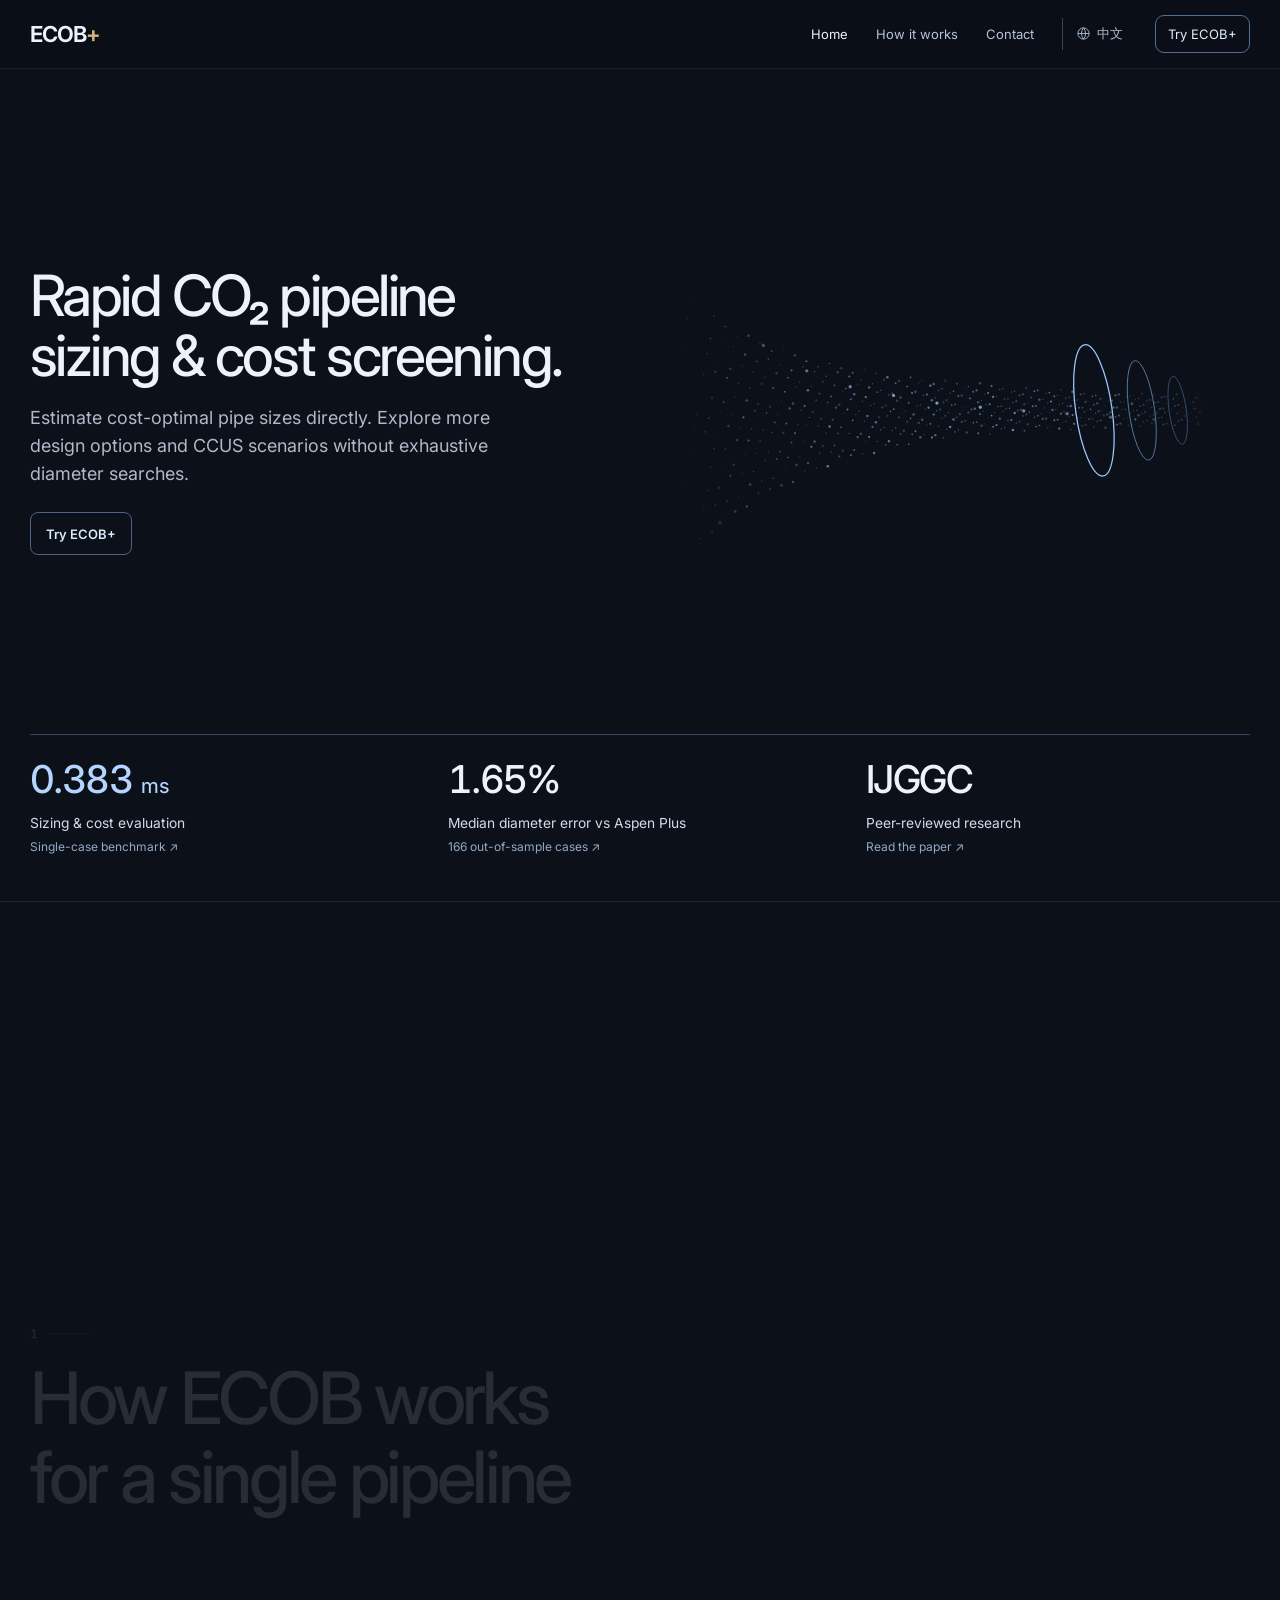
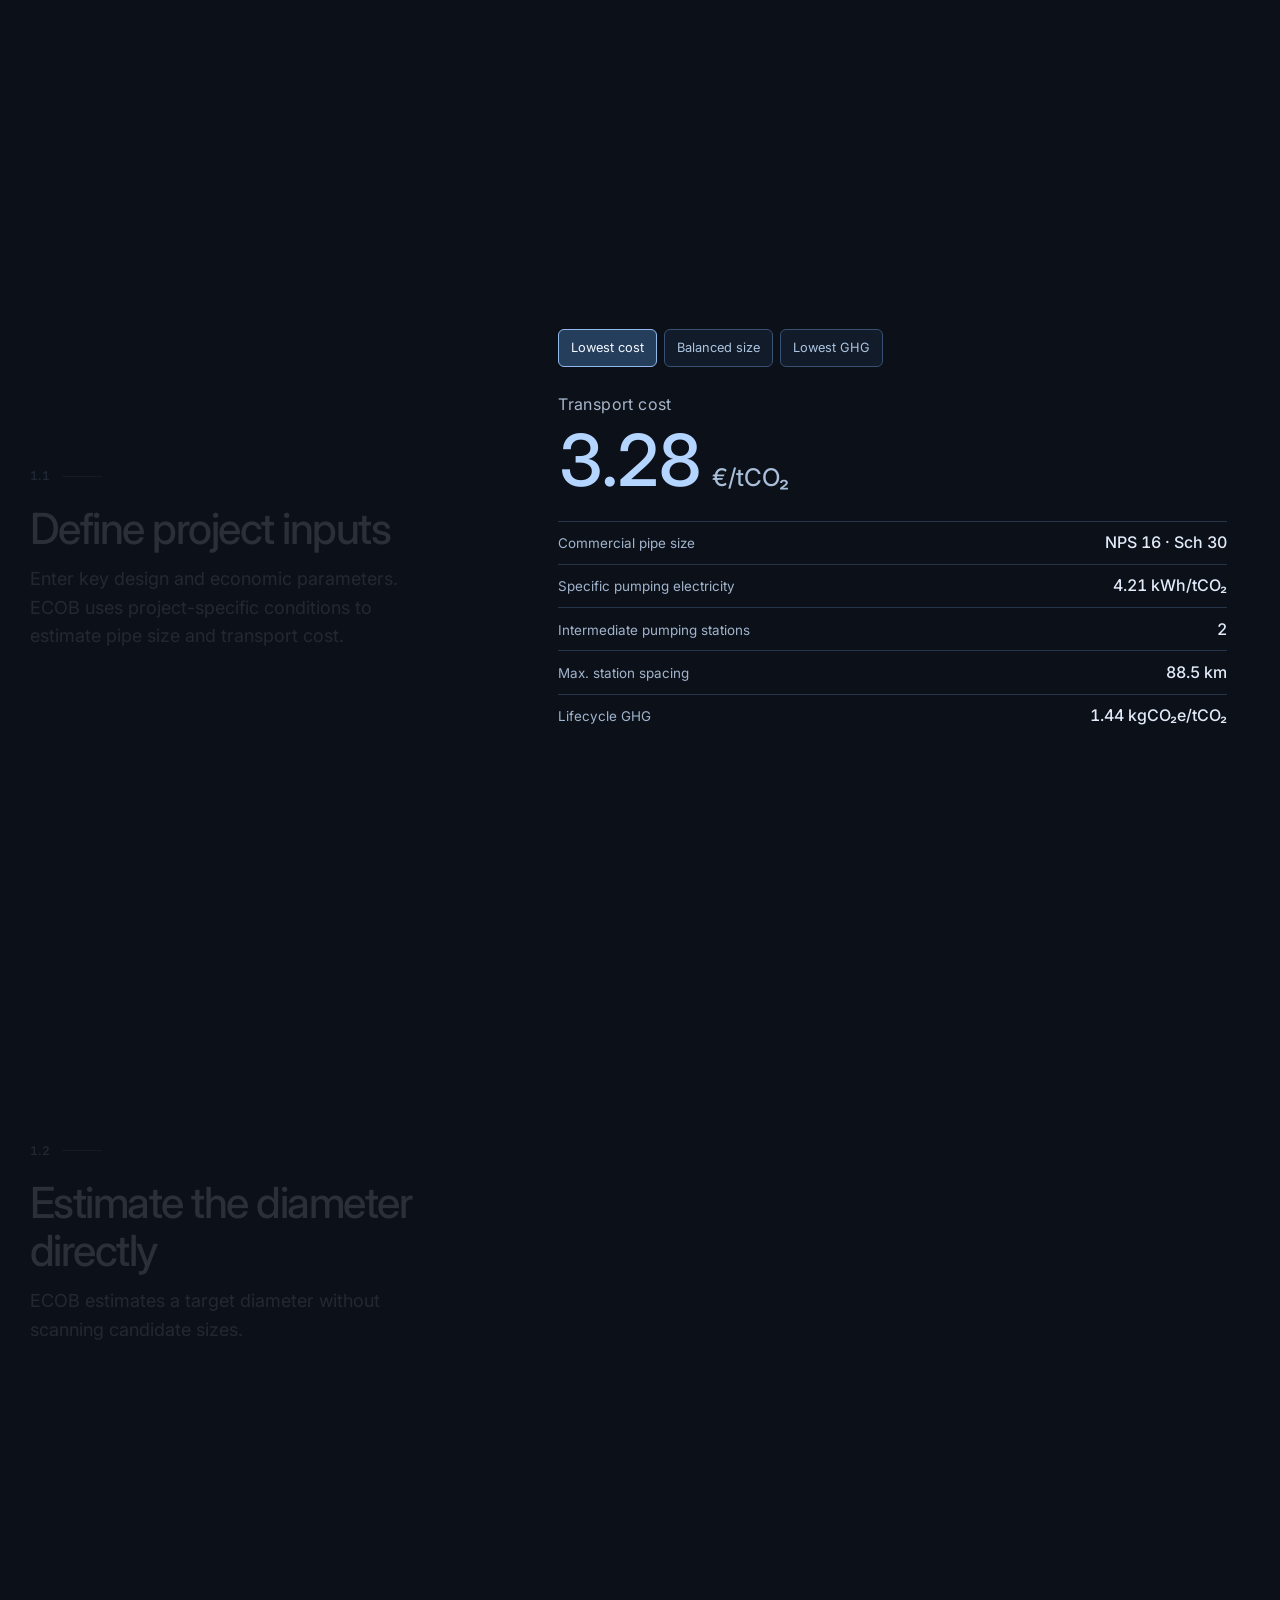
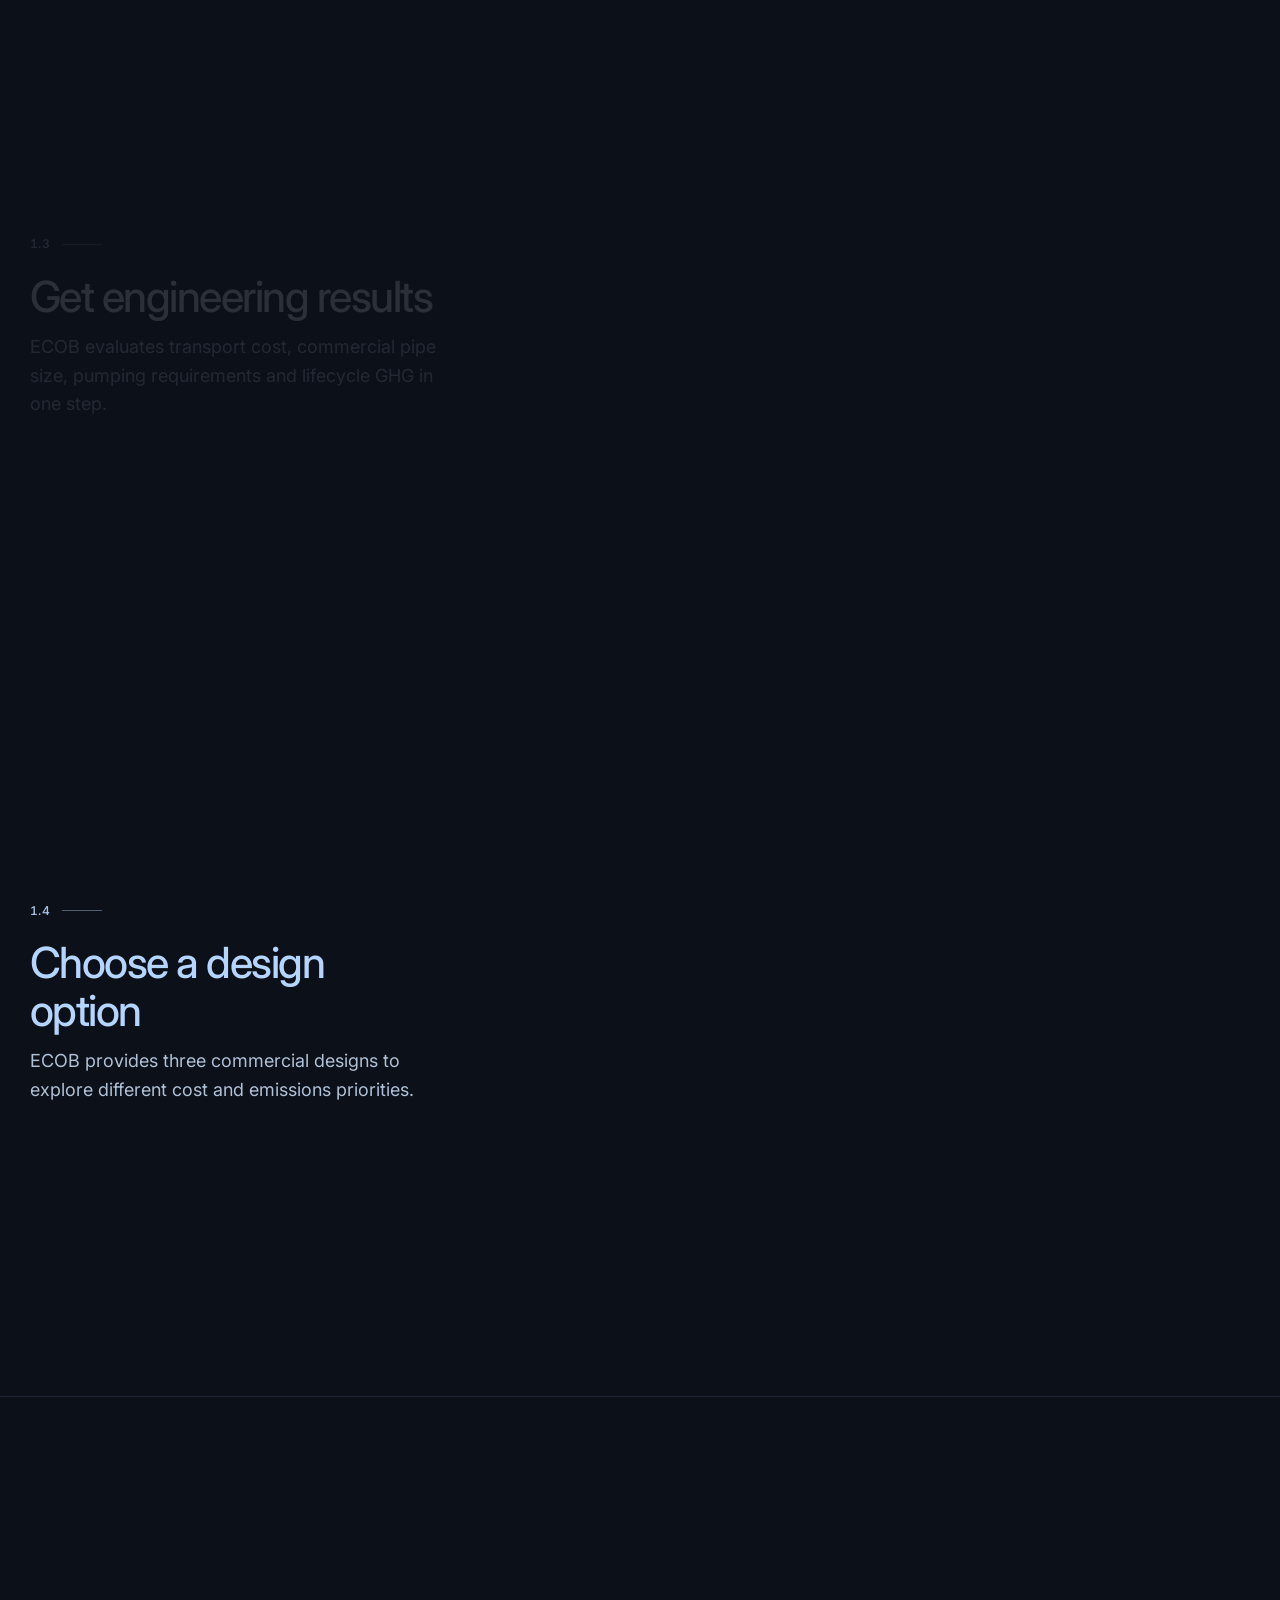
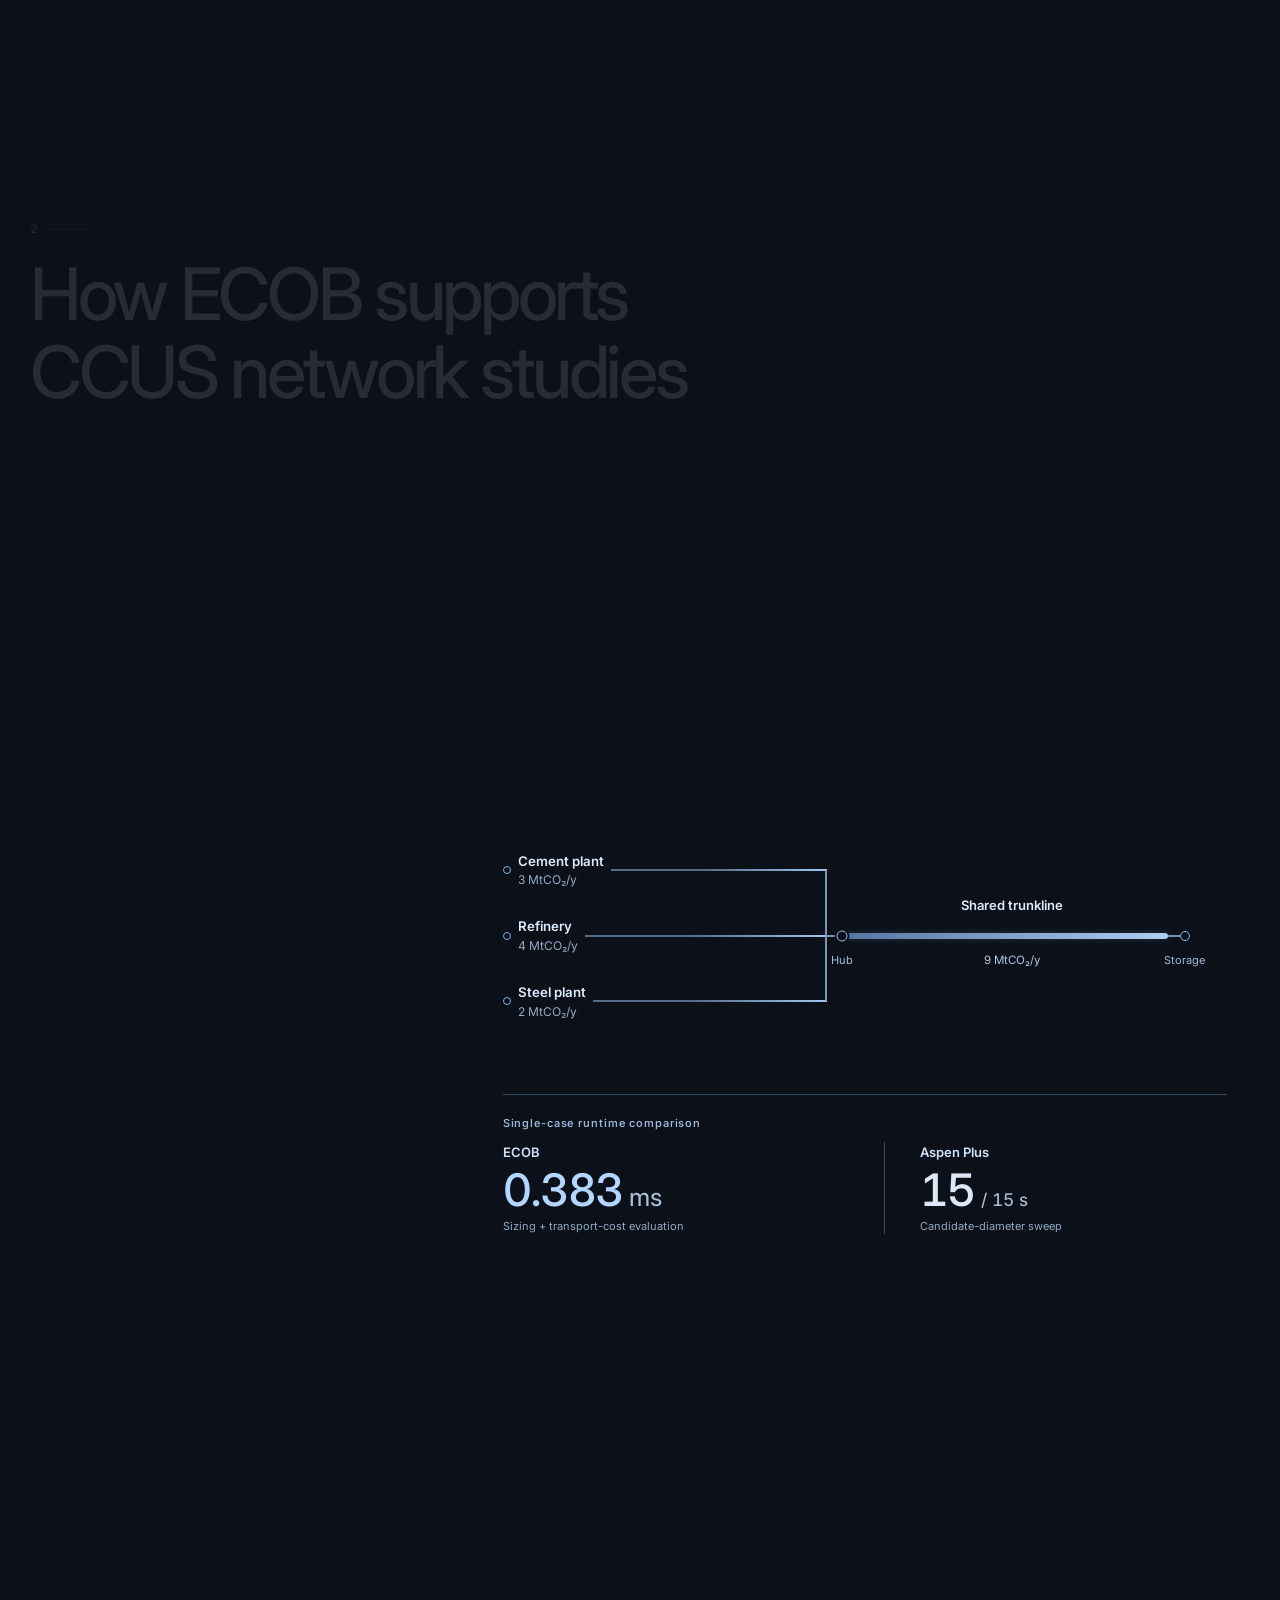
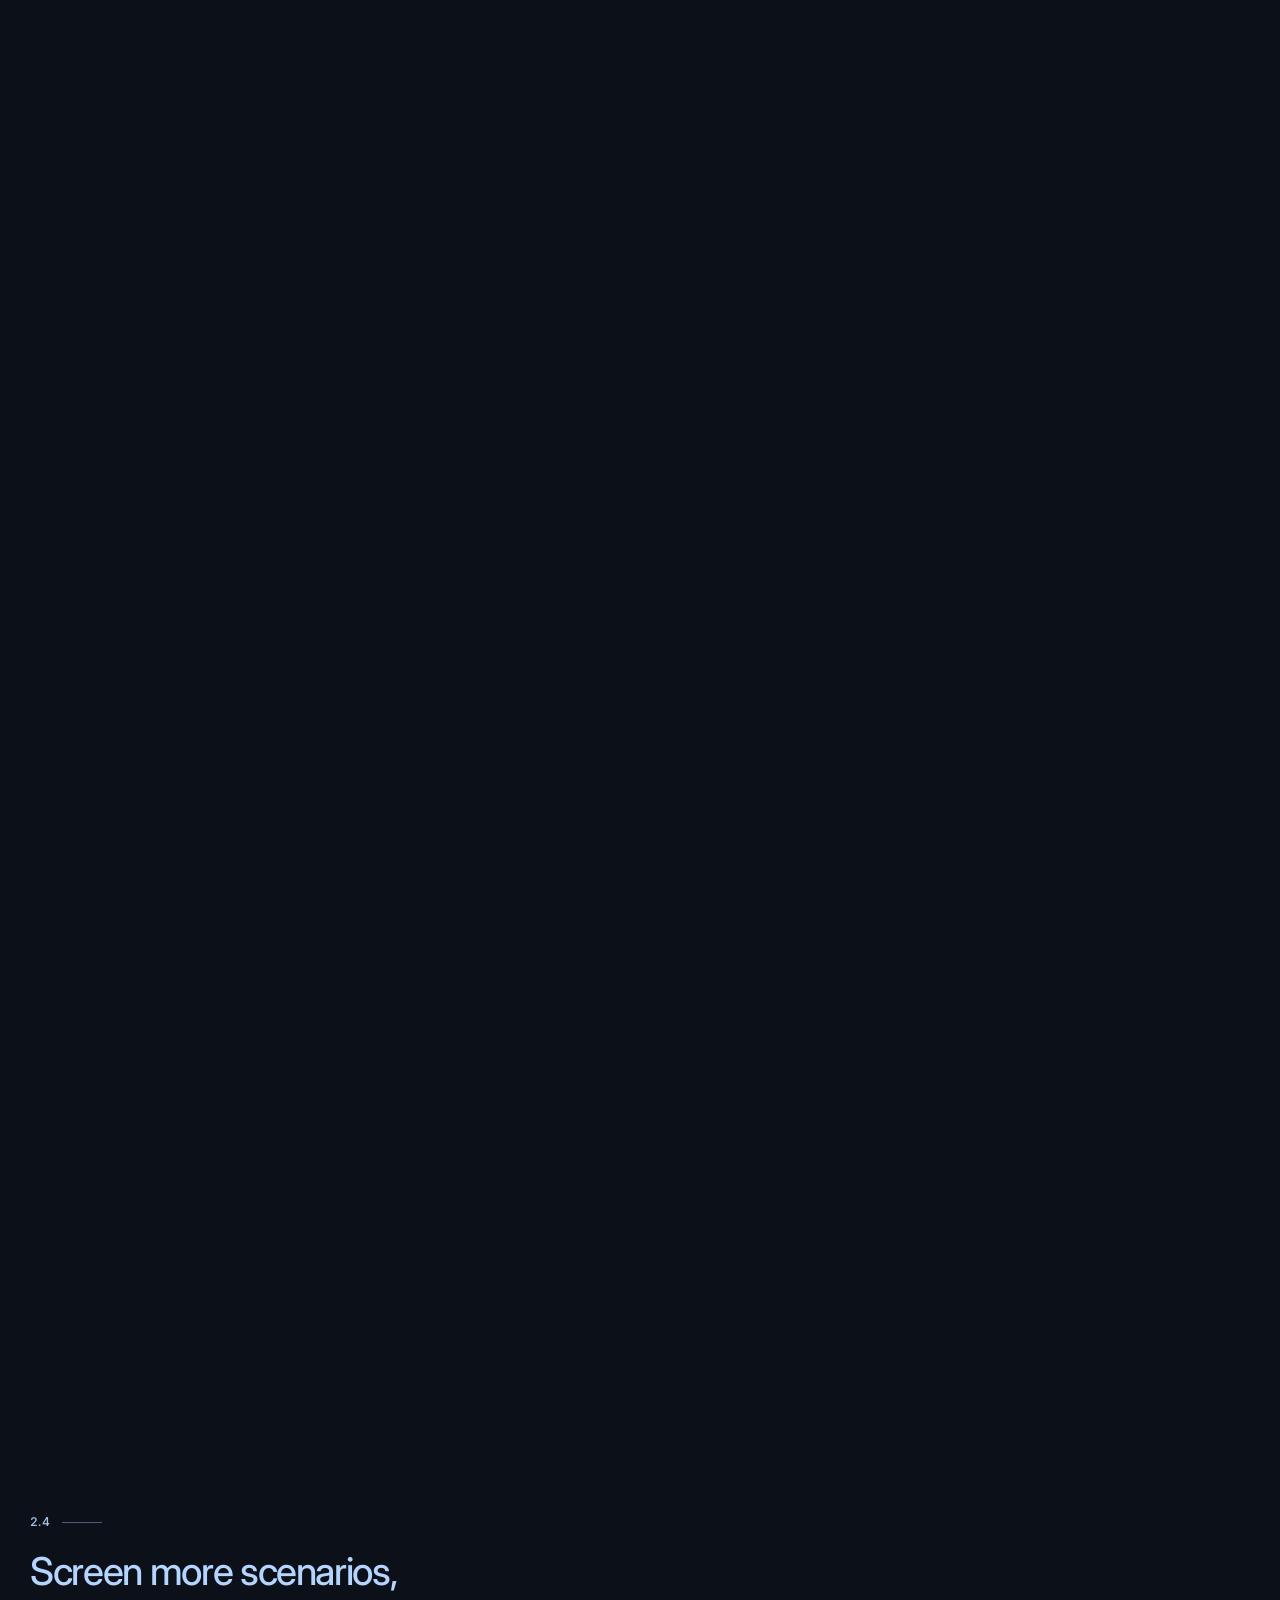
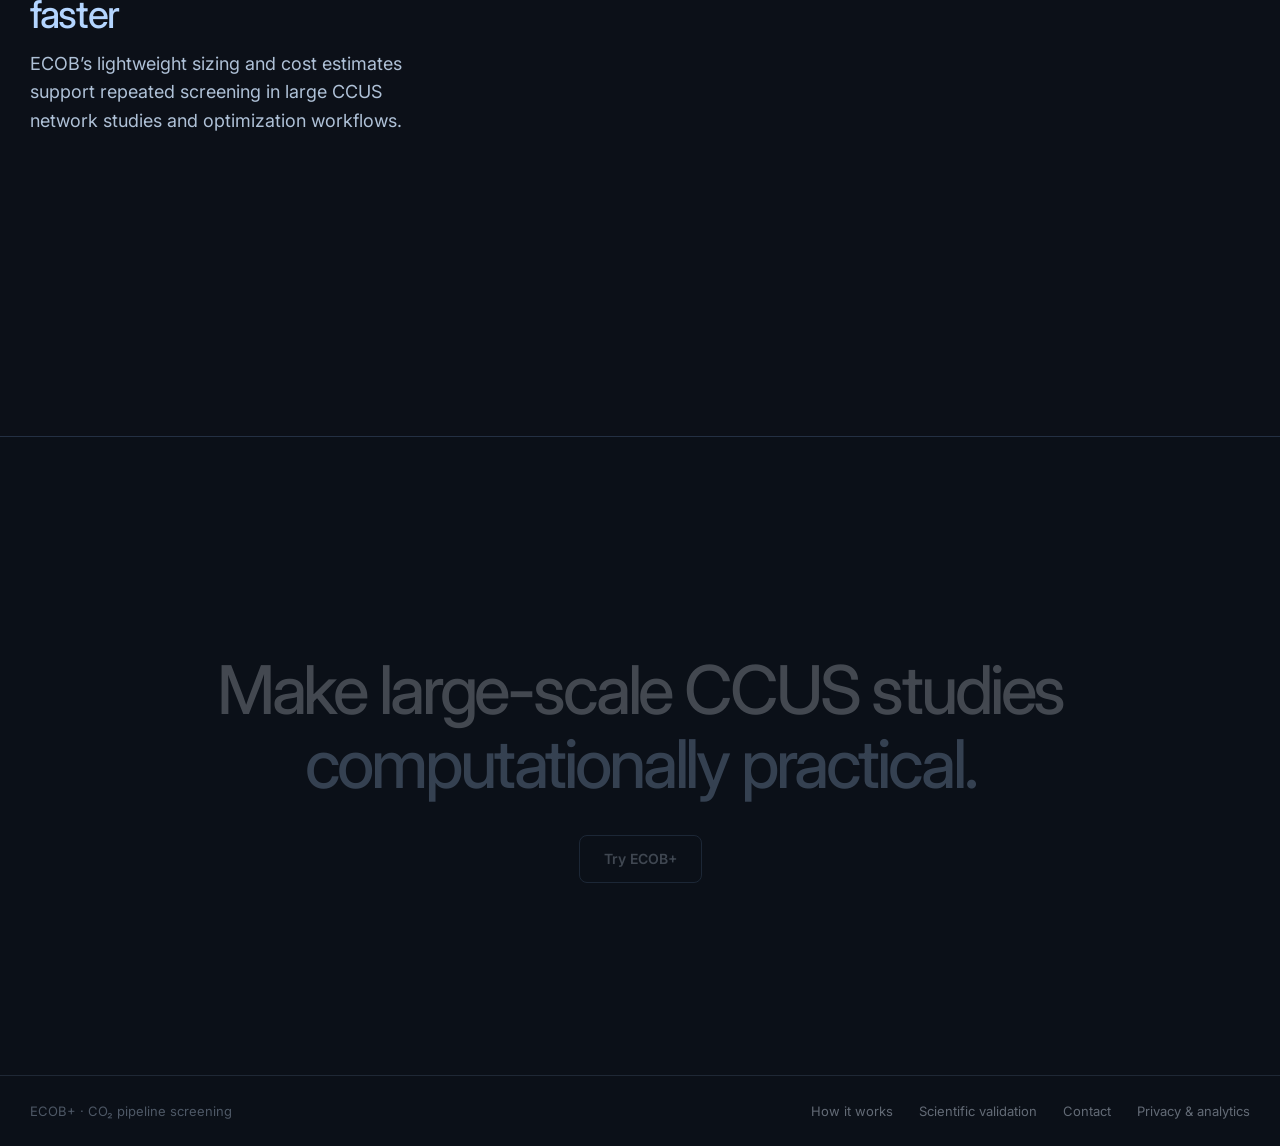
<file: index.html>
<!doctype html>
<html lang="en"><head>
<meta charset="utf-8"><meta name="viewport" content="width=device-width,initial-scale=1">
<title>ECOB+ | CO₂ Pipeline Sizing &amp; Cost Screening</title>

<meta name="theme-color" content="#08090f" />
<link rel="icon" href="data:image/svg+xml,%3Csvg xmlns='http://www.w3.org/2000/svg' viewBox='0 0 64 64'%3E%3Crect width='64' height='64' rx='14' fill='%2308090f'/%3E%3Ctext x='30' y='44' font-family='Arial,sans-serif' font-weight='800' font-size='34' text-anchor='middle' fill='%23fff'%3EE%3C/text%3E%3Ctext x='48' y='28' font-family='Arial,sans-serif' font-weight='800' font-size='22' text-anchor='middle' fill='%23e0a63a'%3E+%3C/text%3E%3C/svg%3E" />
<meta property="og:type" content="website" />
<meta property="og:site_name" content="ECOB+" />
<meta property="og:title" content="ECOB+ | CO₂ Pipeline Sizing &amp; Cost Screening" />
<meta property="og:description" content="ECOB+ estimates commercial CO₂ pipeline sizes, transport cost, pumping electricity and lifecycle emissions, with technical comparisons and research documentation." />
<link rel="canonical" href="https://benjamin-gaox.github.io/ECOB/" />
<meta property="og:url" content="https://benjamin-gaox.github.io/ECOB/" />
<meta property="og:image" content="https://benjamin-gaox.github.io/ECOB/og-image.png" />
<meta property="og:image:width" content="1200" />
<meta property="og:image:height" content="630" />
<meta property="og:image:alt" content="ECOB+ — Rapid CO₂ pipeline sizing and cost screening" />
<meta name="twitter:card" content="summary_large_image" />
<meta name="twitter:image" content="https://benjamin-gaox.github.io/ECOB/og-image.png" />
<meta name="twitter:title" content="ECOB+ | CO₂ Pipeline Sizing &amp; Cost Screening" />
<meta name="twitter:description" content="ECOB+ estimates commercial CO₂ pipeline sizes, transport cost, pumping electricity and lifecycle emissions, with technical comparisons and research documentation." />

<meta name="description" content="ECOB+ estimates commercial CO₂ pipeline sizes, transport cost, pumping electricity and lifecycle emissions, with technical comparisons and research documentation." />
<style>
*,*::before,*::after{box-sizing:border-box}
html{color-scheme:dark}
body{margin:0;background:#0a0d14;color:#eef3fb;font:15px/1.55 Inter,system-ui,sans-serif}
a{color:#b6d4fc}
.wrap{width:min(1220px,calc(100% - 48px));margin:0 auto}
[hidden]{display:none!important}
.intro-nav{position:sticky;top:0;z-index:10;border-bottom:1px solid #253042;background:#090d15f5}
.intro-nav .wrap{height:68px;display:flex;align-items:center;justify-content:space-between;gap:16px}
.intro-nav a,.intro-footer a{text-decoration:none;color:#dce7f7}
.intro-nav a:hover,.intro-footer a:hover{text-decoration:underline;text-underline-offset:4px}
.intro-nav-links{display:flex;align-items:center;gap:clamp(10px,3vw,28px);font-size:14px}
.intro-wordmark{font-size:24px;font-weight:750;letter-spacing:-.055em;white-space:nowrap}
.intro-wordmark span{color:#edb447}
.intro-nav .intro-tool{border:1px solid #4d6381;border-radius:9px;padding:8px 12px}
.intro-hero{overflow:hidden;background:radial-gradient(ellipse at 78% 50%,#152238,transparent 67%)}
.intro-hero .wrap{display:grid;grid-template-columns:1fr 1fr;gap:clamp(12px,4vw,46px);min-height:490px;align-items:center;padding:60px 0}
.intro-hero h1{margin:0 0 18px;font-size:clamp(37px,5.05vw,70px);line-height:1.07;letter-spacing:-.055em;font-weight:600;text-wrap:balance}
.intro-hero p{margin:0 0 22px;color:#aebed4;max-width:52ch;font-size:clamp(15px,1.6vw,18px)}
.intro-footer{border-top:1px solid #253042;padding:25px 0;color:#a8bad1;font-size:13px}
.intro-footer .wrap,.intro-footer nav{display:flex;justify-content:space-between;gap:14px 26px;flex-wrap:wrap}
.skip-link{position:absolute;left:16px;top:10px;transform:translateY(-200%);background:#18283e;padding:7px 12px;z-index:11}
.skip-link:focus{transform:none}
@media(max-width:760px){
 .wrap{width:calc(100% - 34px)}
 .intro-hero .wrap{grid-template-columns:1fr;min-height:0;padding:48px 0 32px}
 .intro-nav .wrap{height:62px}
 .intro-nav-links{font-size:12px}
}
@media(max-width:345px){.intro-wordmark{font-size:21px}.intro-nav-links{gap:9px}.intro-nav .intro-tool{padding:6px}}
</style>
<style id="ecob-hub-interactive">
.hub-case{scroll-margin-top:86px;margin:18px 0 24px;padding:clamp(16px,2.5vw,32px);border:1px solid #303e54;border-radius:16px;background:#10151f;color:#ecf2fc}
#calculator .hub-example-toggle[aria-expanded=true]{border-color:#8bb5e4!important;background:#23344c!important}
.hub-case [hidden],.hub-case[hidden]{display:none!important}
.hub-heading,.hub-footer{display:flex;justify-content:space-between;align-items:flex-start;gap:14px 24px;flex-wrap:wrap}
.hub-heading h3{margin:0;font-size:clamp(23px,3vw,34px);font-weight:560;letter-spacing:-.035em}
.hub-heading p,.hub-footer p,#hubSegmentInputs{margin:4px 0;color:#aebbd0;font-size:13px}
.hub-stages{display:flex;gap:4px;border:1px solid #334562;border-radius:11px;padding:4px;background:#0c111a}
.hub-stages button{border:0;border-radius:7px;padding:6px 12px;min-height:44px;min-width:60px;background:transparent;color:#b7c5da;cursor:pointer;font:inherit}
.hub-stages button strong,.hub-stages button small{display:block;line-height:1.3}
.hub-stages button small{font-size:11px}
.hub-stages button[aria-pressed=true]{background:#253c58;color:#fff}
.hub-case button:focus-visible,.hub-footer summary:focus-visible{outline:2px solid #b1d7ff;outline-offset:3px}
.hub-body{display:grid;grid-template-columns:minmax(0,1.55fr) minmax(270px,1fr);margin-top:19px}
.hub-network{position:relative;display:grid;grid-template-columns:minmax(105px,1.15fr) 18px minmax(88px,1fr) 36px;align-items:center;min-width:0;padding:12px 26px 12px 0;background:radial-gradient(ellipse at 58% 50%,#223451,transparent 72%)}
.hub-branches{position:relative}
.hub-branches::after{content:"";position:absolute;right:0;top:calc(100% / 6);bottom:calc(100% / 6);width:1px;background:#4e719b;pointer-events:none}
.hub-segment{position:relative;z-index:1;display:flex;align-items:center;width:100%;min-height:70px;padding:0;text-align:left;border:0;border-radius:8px;background:transparent;color:#d8e6fa;font:inherit;cursor:pointer;transition:background .2s ease,color .2s ease}
.hub-segment:hover{background:#24375180}
.hub-segment-label{flex:0 0 auto;padding:0 8px 0 4px}
.hub-segment-label strong,.hub-segment-label small{display:block}
.hub-segment-label strong{font-size:14px}
.hub-segment-label small{font-size:11px;color:#a9c1df}
.hub-segment[data-future=true]{color:#94a0b1}
.hub-segment[data-future=true] small{color:#94a0b1}
.hub-pipe{position:relative;flex:1;min-width:9px;height:2px;background:#658bb7;color:#cae5ff;transition:background .25s ease,box-shadow .25s ease}
.hub-segment[data-future=true] .hub-pipe{height:0;border-top:2px dashed #536174;background:transparent}
.hub-segment[aria-pressed=true] .hub-segment-label strong{color:#fff}
.hub-segment[aria-pressed=true][data-future=false] .hub-pipe{background:#a5d2ff;box-shadow:0 0 9px #85bcfa90}
.hub-segment[aria-pressed=true][data-future=false] .hub-pipe::after{content:"";position:absolute;left:0;top:50%;width:5px;height:5px;border-radius:50%;background:#e6f4ff;box-shadow:0 0 7px #d6ecff;animation:hub-flow 2.2s linear infinite}
@keyframes hub-flow{from{left:0;transform:translate(-50%,-50%);opacity:0}15%,85%{opacity:1}to{left:100%;transform:translate(-50%,-50%);opacity:0}}
.hub-junction,.hub-storage{position:relative;height:2px;background:#658bb7;color:#b7cbe5}
.hub-junction::before,.hub-storage::before{content:"";position:absolute;width:8px;height:8px;left:50%;top:50%;border:1px solid #a9c8eb;border-radius:100%;background:#142034;transform:translate(-50%,-50%);z-index:2}
.hub-junction span,.hub-storage span{position:absolute;left:50%;transform:translateX(-50%);font-size:10px;text-align:center;line-height:1.25}
.hub-junction span{top:14px;max-width:54px}
.hub-storage span{top:14px}
.hub-storage{background:linear-gradient(90deg,#658bb7 50%,transparent 50%)}
.hub-trunk{display:grid;grid-template-columns:1fr;grid-template-rows:1fr 2px 1fr;align-items:stretch;text-align:center}
.hub-trunk .hub-segment-label{display:flex;flex-direction:column;justify-content:flex-end;padding:0 2px 5px}
.hub-trunk .hub-pipe{height:2px}
.hub-results{min-width:0;padding:12px 0 12px clamp(15px,2.7vw,34px);border-left:1px solid #30415a}
.hub-results h4{margin:0;font-size:20px;font-weight:550}
.hub-design-label{color:#9bb7db;font-size:11px;letter-spacing:.075em;text-transform:uppercase;margin:12px 0 6px}
.hub-metrics{display:grid;gap:4px;margin:0 0 9px}
.hub-metrics div{display:flex;align-items:baseline;justify-content:space-between;gap:6px;color:#b5c4da}
.hub-metrics dt{font-size:12px}
.hub-metrics dd{margin:0;color:#edf6ff;font-size:15px;font-variant-numeric:tabular-nums;text-align:right}
.hub-metrics dd:first-letter{text-transform:uppercase}
.hub-previous{margin:6px 0 10px;font-size:12px;color:#b4cae8}
#hubLoad{margin-top:4px;min-height:42px;padding:9px 12px;border:1px solid #6d96c4;border-radius:8px;background:#1b2b41;color:#eef6ff;font:inherit;font-size:13px;cursor:pointer}
#hubLoad:hover{background:#294562}
.hub-footer{border-top:1px solid #26364c;padding-top:11px;margin-top:14px}
.hub-footer details{font-size:12px;color:#b8c9de;max-width:100%}
.hub-footer summary{cursor:pointer}
.hub-footer dl{display:grid;grid-template-columns:max-content minmax(0,1fr);gap:2px 12px;margin:6px 0}
.hub-footer dd{margin:0;color:#e1ebfa}
#toolkit.toolkit-v108 .toolkit-modes{grid-template-columns:repeat(2,minmax(0,1fr))}
#toolkit .toolkit-mode p{display:block;margin:8px 0 0;color:#aab8cc;line-height:1.65}
.hero-v109 .hub-built-link{color:inherit;text-decoration:underline;text-underline-offset:4px}
.hub-case:not([hidden]){animation:hub-update .28s ease-out}
@keyframes hub-update{from{opacity:.55;transform:translateY(3px)}to{opacity:1;transform:translateY(0)}}
@media(max-width:715px){
 .hub-body{grid-template-columns:1fr}
 .hub-network{padding:2px 0;min-height:195px}
 .hub-segment{min-height:62px}
 .hub-results{border-left:0;border-top:1px solid #30415a;padding:14px 0 0}
}
@media(max-width:410px){
 .hub-network{grid-template-columns:minmax(105px,1.1fr) 13px minmax(86px,1fr) 32px}
 .hub-segment-label strong{font-size:12px}
 .hub-segment-label small{font-size:10px}
}
@media(prefers-reduced-motion:reduce){
 .hub-case,.hub-case *,.hub-case *::after{transition:none!important;animation:none!important}
 .hub-segment[aria-pressed=true] .hub-pipe::after{display:none}
}
</style><style id="ecob-home-story">
.story-chapter [hidden]{display:none!important}
.story-chapter{--story-line:#2f415b;--story-muted:#a8b8ce;--story-blue:#a9cefb;background:#0d1119;border-top:1px solid #253246;padding:clamp(66px,9vw,126px) 0!important;color:#edf3fc;scroll-margin-top:55px}
.story-chapter h2,.story-chapter h3{color:#edf3fc}
.story-heading{max-width:750px;margin:0 0 38px}
.story-heading .story-kicker{color:#9fb9dc;font-size:12px;letter-spacing:.12em;text-transform:uppercase;margin-bottom:12px}
.story-heading h2{font-size:clamp(30px,5vw,66px);letter-spacing:-.055em;font-weight:560;line-height:1.04;margin:0 0 15px;text-wrap:balance}
.story-heading p,.story-step p,.model-data p{color:var(--story-muted);font-size:clamp(14px,1.45vw,17px);line-height:1.65;margin:0}
.story-step h3,.story-chain h3{font-size:clamp(18px,2vw,25px);font-weight:550;letter-spacing:-.02em;margin:0 0 8px}
.story-scene{display:grid;grid-template-columns:minmax(230px,.83fr) minmax(0,1.25fr);gap:clamp(22px,6vw,87px);align-items:start}
.story-steps{min-width:0}
.story-step{min-height:clamp(145px,36vh,330px);display:flex;flex-direction:column;align-items:flex-start;justify-content:center;padding:24px 0}
.story-step+.story-step{border-top:1px solid var(--story-line)}
.story-scene[data-story-step="0"] .story-step:first-child h3,.story-scene[data-story-step="1"] .story-step:nth-child(2) h3{color:var(--story-blue)}
.story-action{display:inline-flex;align-items:center;gap:12px;padding:10px 15px;min-height:43px;border-radius:8px;border:1px solid #688bb8;background:#1a2a40;color:#f1f6ff!important;font:inherit;font-size:13px;font-weight:600;text-decoration:none;cursor:pointer}
.story-step .story-action,.model-data .story-action{margin-top:17px}
.story-action:hover{background:#273e5b}
.story-action:focus-visible,.story-options button:focus-visible{outline:2px solid #b6d9ff;outline-offset:3px}
.story-text-link{display:inline-block;margin-top:18px;color:#acccf6!important;font-size:13px;line-height:1.5;text-underline-offset:4px}
.story-visual{position:sticky;top:clamp(78px,15vh,155px);min-width:0}
.story-size-visual{min-height:315px;border-top:1px solid var(--story-line);border-bottom:1px solid var(--story-line);display:grid;align-content:center;padding:20px clamp(14px,3.5vw,46px);background:radial-gradient(ellipse at 50% 38%,#192b44,transparent 72%)}
.story-trade{display:flex;justify-content:space-evenly;gap:16px;align-items:end;text-align:center;min-height:160px}
.story-trade>div{display:grid;justify-items:center;gap:6px}
.story-trade small,.story-result-head span,.story-metrics dt,.story-caption{color:var(--story-muted)}
.story-size-result{width:100%}
.story-size-visual>:is(.story-trade,.story-size-result){grid-area:1/1;align-self:center;transition:opacity .18s ease-out,transform .22s ease-out}
#sizingScene{--size-reveal:var(--story-progress,0)}
#sizingScene[data-comparing="true"]{--size-reveal:1}
.story-trade{opacity:calc(1 - var(--size-reveal));transform:translateY(calc(-8px * var(--size-reveal)))}
.story-size-result{opacity:var(--size-reveal);transform:translateY(calc(8px * (1 - var(--size-reveal))))}
.story-trade small{max-width:25ch;line-height:1.45}
.story-step h3{transition:color .3s ease}
.story-copy{opacity:var(--copy-opacity,1);transform:translateY(var(--copy-lift,0px))}
.story-step:focus-within .story-copy{opacity:1;transform:none}
.story-step .story-action{opacity:var(--action-opacity,1)}
.story-step .story-action:is(:hover,:focus-visible,[aria-expanded=true]){opacity:1}
.story-heading,.story-chain>div,.model-data{opacity:var(--copy-opacity,1);transform:translateY(var(--copy-lift,0px))}
.model-data:focus-within{opacity:1;transform:none}
@media(prefers-reduced-motion:no-preference){html{scroll-behavior:smooth}}
.story-result-head{display:flex;flex-wrap:wrap;align-items:baseline;justify-content:space-between;gap:8px;border-bottom:1px solid var(--story-line);padding:0 0 11px}
.story-result-head strong{font-size:clamp(24px,4vw,48px);letter-spacing:-.035em;color:var(--story-blue);font-weight:550}
.story-metrics{margin:12px 0 2px}
.story-metrics>div{display:flex;justify-content:space-between;gap:12px;padding:5px 0}
.story-metrics dd{margin:0;text-align:right;font-variant-numeric:tabular-nums}
.story-options{display:flex;flex-wrap:wrap;gap:5px;margin-bottom:16px}
.story-options button{font:inherit;font-size:12px;min-height:38px;padding:6px 9px;background:#141f30;color:#dbeafe;border:1px solid #365477;border-radius:6px;cursor:pointer}
.story-options button[aria-pressed=true]{background:#2b4669;border-color:#86aad7}
.story-caption{margin:9px 0 0;font-size:12px}
.story-hub-visual .hub-case{margin:0;background:radial-gradient(ellipse at 50% 36%,#1a2a42,#10151f 72%);border-block:1px solid var(--story-line);border-inline:0;border-radius:0}
.story-hub-visual .hub-body{grid-template-columns:1fr;margin-top:12px}
.story-hub-visual .hub-network{padding:3px 3px 3px 0}
.story-hub-visual .hub-results{border-left:0;border-top:1px solid var(--story-line);padding:12px 0 0}
.story-hub-visual .hub-segment{min-height:58px}
.story-hub-visual .hub-heading h3{font-size:20px}
.story-hub-visual .hub-stages{margin-top:10px}
.hub-guide-result{padding-top:10px;border-top:1px solid var(--story-line);display:grid}
.hub-guide-stage{grid-area:1/1;display:flex;align-items:baseline;justify-content:space-between;gap:5px 12px;flex-wrap:wrap;transition:opacity .15s ease-out,transform .18s ease-out}
.hub-guide-stage[data-guide-stage="2040"]{opacity:calc(1 - var(--story-progress,0));transform:translateY(calc(-12px * var(--story-progress,0)))}
.hub-guide-stage[data-guide-stage="2050"]{opacity:var(--story-progress,0);transform:translateY(calc(12px * (1 - var(--story-progress,0))))}
.hub-role{display:grid;grid-template-columns:1fr 1fr;gap:15px 24px;padding-top:16px;margin:14px 0 0;border-top:1px solid var(--story-line)}
.hub-role dt{color:#deeaf9;font-size:14px;font-weight:600}
.hub-role dd{margin:5px 0 0;color:var(--story-muted);font-size:13px;line-height:1.5}
@media(max-width:530px){.hub-role{grid-template-columns:1fr}}
.hub-guide-result strong{font-size:clamp(18px,2.6vw,29px);color:var(--story-blue);letter-spacing:-.025em}
.hub-guide-result span{font-size:12px;color:var(--story-muted)}
.hub-case[data-exploring="false"] .hub-segment{cursor:default;opacity:1}
.hub-case[data-exploring="false"] .hub-segment:hover{background:transparent}
.hub-case [data-hub-segment="steel"][data-future="true"] .hub-pipe{height:2px;border:0;background:repeating-linear-gradient(90deg,#536174 0 5px,transparent 5px 9px);box-shadow:none}
[data-hub-segment="steel"] .hub-pipe::before{content:"";position:absolute;inset:0;background:#d7ab7e;transform:scaleX(var(--steel-flow,0));transform-origin:left;transition:transform .38s cubic-bezier(.2,.7,.25,1)}
.hub-case[data-exploring="false"]{--steel-flow:var(--story-progress,0)}
.hub-case[data-exploring="true"][data-stage="2030"]{--steel-flow:1}
.hub-stage-grid{border-collapse:collapse;width:100%;margin-top:10px;font-size:12px;text-align:left}
.hub-stage-grid caption{text-align:left;color:var(--story-muted);margin-bottom:5px}
.hub-stage-grid :is(th,td){padding:5px;border-bottom:1px solid var(--story-line)}
.hub-stage-grid tr[aria-current=true]{background:#243953}
.story-chain{position:relative;display:grid;grid-template-columns:repeat(3,minmax(0,1fr));gap:clamp(16px,4vw,48px);margin:35px 0 30px}
.story-chain>div{position:relative;padding-top:18px;border-top:2px solid #456183}
.story-chain>div::before{content:"";width:8px;height:8px;background:#a5c8f2;border-radius:50%;position:absolute;left:0;top:-5px}
.story-chain .story-chain-transport{border-color:#a5c8f2}
.story-chain p,.story-chain ul{color:var(--story-muted);font-size:14px;line-height:1.5;margin:0}
.story-chain ul{padding:0;margin-top:9px;display:grid;gap:4px;list-style:none;color:#e1eeff}
@keyframes story-in{from{opacity:.32;transform:translateY(5px)}to{opacity:1;transform:translateY(0)}}
@media(max-width:760px){
 .story-heading{margin-bottom:23px}
 .story-scene{grid-template-columns:1fr;gap:12px}
 .story-steps{display:contents}
 .story-visual{position:static;grid-row:2}
 .story-steps .story-step:nth-child(2){grid-row:3}
 .story-size-visual{min-height:225px}
 .story-step{min-height:0;padding:17px 0}
 .story-chain{grid-template-columns:1fr;gap:16px}
 .story-hub-visual .hub-network{padding-right:4px}
 #sizingScene .story-trade{min-height:120px}
}
@media(prefers-reduced-motion:reduce){
 .story-chapter *,.story-chapter *::before,.story-chapter *::after{animation:none!important;transition:none!important}
 .story-copy,.story-heading,.story-chain>div,.model-data{opacity:1;transform:none}
 .story-step .story-action{opacity:1}
 .story-trade,.story-size-result,.hub-guide-stage{transform:none}
}
</style><script>
if(['#calculator','#projectInputs','#commercialDecisionPanel','#details','#analysisSweep','#analysisCompare','#validation','#advantages','#toolkit'].includes(location.hash)){
 location.replace('calculator.html'+location.search+location.hash);
}
</script>
<style>
.intro-consent{display:none;position:fixed;z-index:20;right:15px;bottom:15px;width:min(370px,calc(100% - 30px));padding:16px;border:1px solid #4d6381;border-radius:11px;background:#101a2b;box-shadow:0 10px 25px #0007}
.intro-consent.show{display:block}
.intro-consent p{margin:5px 0 12px;color:#becde0;font-size:13px}
.intro-consent button{font:inherit;font-size:13px;border:1px solid #5d79a1;border-radius:7px;padding:7px 10px;background:#20344e;color:white;cursor:pointer}
.intro-footer button{border:0;padding:0;background:transparent;color:#dce7f7;font:inherit;cursor:pointer}
.intro-footer button:hover{text-decoration:underline;text-underline-offset:4px}
</style>
<style id="overview-editorial">
:root{--overview-ink:#0b1018;--overview-type:#edf3fa}
body{background:var(--overview-ink)}
.intro-nav{background:#0b1018f7;border-bottom-color:#24304355}
.intro-hero{background:radial-gradient(ellipse at 83% 52%,#16243b 0%,var(--overview-ink) 60%)}
.intro-hero .wrap{min-height:clamp(535px,76svh,840px);padding-block:clamp(52px,8vh,102px)}
.intro-hero h1{font-weight:520;letter-spacing:-.045em;font-size:clamp(42px,5.2vw,74px)}
.intro-hero p{max-width:49ch}
.intro-hero .story-action{background:#a7caf5;color:#111e33!important;border-color:#a7caf5;margin-top:6px}
.intro-hero .story-action:hover{background:#c2dcfa;border-color:#c2dcfa}
.story-chapter{background:var(--overview-ink);border-top:0;padding:clamp(70px,9vw,145px) 0!important}
.story-heading{margin-bottom:clamp(24px,4vw,54px)}
.story-heading h2{font-weight:495;letter-spacing:-.043em}
.story-step+.story-step{border-top-color:#30415970}
.story-step h3{font-size:clamp(21px,2.5vw,34px);font-weight:490}
.story-size-visual{border:0;min-height:330px;background:radial-gradient(ellipse at 50% 46%,#17273d,transparent 70%)}
.story-hub-visual .hub-case{border:0;background:radial-gradient(ellipse at 50% 37%,#17273d,var(--overview-ink) 78%);box-shadow:none}
@media(max-width:760px){
 .intro-hero .wrap{min-height:0;padding-block:clamp(63px,12svh,125px) 38px;gap:14px}
 .intro-hero h1{font-size:clamp(36px,8.7vw,55px)}
 .story-size-visual{min-height:238px}
}
</style>
<style>
:root{--overview-ink:#0c1018;--overview-type:#f1f4f9;--field-blue:#88bdff}
.intro-hero{background:var(--overview-ink)}
.intro-hero .wrap{grid-template-columns:minmax(0,1fr) minmax(0,1.04fr);min-height:clamp(570px,77svh,790px)}
.intro-hero h1{font-size:clamp(39px,4.65vw,68px);line-height:1.06;font-weight:470;text-wrap:balance;max-width:17ch}
.intro-hero p{max-width:40ch;color:#aeb9c9}
.intro-hero .story-action{background:transparent;color:#dbeaff!important;border-color:#4d6482}
.intro-hero .story-action:hover{background:#17263b;border-color:#86b0e3}
.transport-field{width:100%;margin:0;position:relative;min-width:0}
.transport-field canvas{display:block;width:100%;aspect-ratio:14/9}
.transport-field figcaption{display:flex;justify-content:space-between;margin:0 11% 0 5%;padding-top:12px;border-top:1px solid #233149;font-size:12px;letter-spacing:.025em;color:#a8b8ce}
.transport-field figcaption span:last-child{color:#b3d2f8}

.story-chapter{border-top:1px solid #1c2533}
.story-heading h2{font-size:clamp(33px,4.55vw,61px)}
.story-size-visual,.story-hub-visual .hub-case,.story-hub-visual .hub-network{background:none}
.story-size-visual{border-block:1px solid #263249;min-height:300px}
.story-trade{display:grid;grid-template-columns:1fr 1fr;align-items:stretch;gap:clamp(12px,3vw,34px)}
.story-trade>div{grid-template-rows:92px auto auto;align-items:end;gap:8px}
.pipe-sample{--bore:50px;position:relative;display:block;width:var(--bore);aspect-ratio:1;border-radius:50%;border:1px solid #8bb2e0;box-shadow:inset 0 0 0 4px #1a2940;margin-bottom:8px;transition:width .42s ease}
.pipe-sample::before,.pipe-sample::after{content:"";position:absolute;background:#6582a966}
.pipe-sample::before{top:50%;height:1px;left:-10px;right:-10px}
.pipe-sample::after{left:50%;width:1px;top:-9px;bottom:-9px}
.pipe-sample-large{--bore:74px}
.story-result-head .pipe-sample{flex:none;margin:0 auto 0 5px}
.story-hub-visual .hub-case{padding:0}
.story-hub-visual .hub-network{min-height:210px}
.hub-plant{position:relative;display:block;flex:none;width:8px;height:8px;border-radius:50%;border:1px solid #90b9e9;background:#203651;margin:0 5px 0 1px}
[data-future="true"] .hub-plant{border-color:#53637a;background:transparent}
.hub-case[data-stage="2030"] [data-hub-segment="steel"] .hub-plant{background:#d7ab7e;border-color:#d7ab7e}
.hub-branches .hub-segment[data-future="false"] .hub-pipe::after,.hub-trunk[data-future="false"] .hub-pipe::after{content:"";display:block;position:absolute;left:0;top:50%;width:4px;height:4px;border-radius:50%;background:#c9e0fe;animation:hub-flow 3.6s linear infinite}
.hub-branches .hub-segment:nth-child(2) .hub-pipe::after{animation-delay:-1s}
.hub-branches .hub-segment:nth-child(3) .hub-pipe::after{animation-delay:-2s;background:#ffd5a4}
.hub-case[data-stage] .hub-branches::after{background:#6786ac;transition:bottom .36s ease}
.hub-case[data-stage="2026"] .hub-branches::after{bottom:50%}
.hub-case[data-stage="2030"] .hub-branches::after{background:linear-gradient(#6786ac 55%,#93b6dd)}
.story-hub-visual .hub-trunk .hub-pipe::before{content:"";position:absolute;inset:-2px 0;border-block:1px solid #759ec067;border-radius:4px;transition:inset .36s ease}
.hub-case[data-stage="2030"] .hub-trunk .hub-pipe::before{inset:-4px 0}


.model-data{display:flex;justify-content:space-between;align-items:center;gap:20px;flex-wrap:wrap;padding:25px 0;border-block:1px solid #263249}
.model-data h3{font-size:clamp(19px,2.3vw,26px);line-height:1.2;margin:0 0 7px;font-weight:520}
.model-data p{color:#adbed4;font-size:14px}
.model-data .story-action{margin:0}
.model-flow>div{padding-top:16px}
.model-flow .model-icon{display:block;position:relative;width:34px;height:24px;margin-bottom:13px;color:#87acd9}
.model-flow .model-icon::before,.model-flow .model-icon::after{content:"";position:absolute}
.model-icon-input::before{inset:1px 1px 1px 1px;background:radial-gradient(circle,#94b7df 1px,transparent 1.8px) left top / 8px 7px}
.model-icon-calc::before{inset:0 auto 0 3px;aspect-ratio:1;border-radius:50%;border:1px solid}
.model-icon-calc::after{inset:50% 4px auto 0;border-top:1px solid}
.model-icon-output::before{inset:2px 1px 2px 1px;background:linear-gradient(currentColor,currentColor) 0 0 / 90% 1px no-repeat,linear-gradient(currentColor,currentColor) 0 50% / 68% 1px no-repeat,linear-gradient(currentColor,currentColor) 0 100% / 100% 1px no-repeat}
@media(max-width:760px){
 .intro-hero .wrap{grid-template-columns:1fr;min-height:0;gap:30px}
 .intro-hero h1{font-size:clamp(36px,8.4vw,55px)}
 .transport-field{max-width:460px;margin-inline:auto}
 .story-trade>div{grid-template-rows:87px auto auto}
 .story-size-visual{min-height:230px}
 .story-hub-visual .hub-network{min-height:190px}
 .model-flow>div{display:grid;grid-template-columns:34px 1fr;column-gap:13px}
 .model-flow .model-icon{grid-row:span 2;margin:3px 0 0}
}
#worked-example .story-heading{max-width:880px}
#story-size-title{font-size:clamp(39px,6vw,79px);max-width:19ch}
#worked-example .story-heading p,#hub-story .story-heading p{max-width:66ch}
.sizing-path{display:grid;grid-template-columns:repeat(3,minmax(0,1fr));gap:16px 26px;padding:20px 0;margin:0;border-block:1px solid var(--story-line)}
.sizing-path dt{margin-bottom:4px;color:var(--story-muted);font-size:12px}
.sizing-path dd{margin:0;color:#deeaf9;font-size:clamp(15px,2vw,24px);font-weight:560}
.sizing-path div:last-child dd{color:var(--story-blue)}
.sizing-timing{margin:10px 0 26px;color:var(--story-muted);font-size:13px}
.sizing-timing a{color:var(--story-blue);text-underline-offset:3px}
.hub-junction span{top:17px;left:calc(50% + 13px);max-width:none;transform:none;white-space:nowrap;text-align:left}
.hub-prices{border:0;padding:0;margin:13px 0 2px}
.hub-prices legend{padding:0;margin-bottom:5px;color:var(--story-muted);font-size:12px}
.hub-prices button{border:1px solid #425a77;border-radius:6px;background:#141f30;color:#d8e7f9;padding:7px 10px;margin-right:4px;min-height:38px;font:inherit;font-size:12px;cursor:pointer}
.hub-prices button[aria-pressed="true"]{background:#2b4669;border-color:#86aad7}
.hub-prices button:focus-visible{outline:2px solid #b6d9ff;outline-offset:2px}
@media(max-width:530px){
 .sizing-path{gap:9px;padding-block:14px}
 .sizing-path dt{font-size:11px;line-height:1.25}
 .sizing-path dd{font-size:14px}
 .hub-stage-grid :is(th,td){padding:5px 3px;font-size:10px}
}

@media(prefers-reduced-motion:no-preference){
 .intro-nav .wrap,.intro-consent.show{animation:text-arrival .52s cubic-bezier(.22,.61,.36,1) both}
 :is(.intro-hero .wrap>div,.transport-field figcaption,.story-heading,.sizing-path>div,.sizing-timing,.story-visual,.story-chain>div,.model-data,.intro-footer .wrap>*){
  opacity:var(--viewport-opacity,1);
  transition:opacity .18s ease-out
 }
 .story-copy{opacity:calc(var(--copy-opacity,1) * var(--viewport-opacity,1));transition:opacity .18s ease-out}
 .story-step .story-action{opacity:calc(var(--action-opacity,1) * var(--viewport-opacity,1));transition:opacity .18s ease-out}
 :is(.intro-hero .wrap>div,.story-copy,.story-visual,.model-data,.intro-footer .wrap>*,.sizing-timing):focus-within,
 .story-step:focus-within .story-copy,
 .story-step .story-action:is(:hover,:focus-visible,[aria-expanded=true]){opacity:1}
 .story-size-visual>:is(.story-trade,.story-size-result),.hub-guide-stage{
  transition:opacity .24s ease-out,transform .32s cubic-bezier(.22,.61,.36,1)
 }
 #storyCompare:not([hidden]),[data-exploring=true] :is(#hubExplorerControls,#hubPriceControls,#hubInteractiveResults,#hubDetails){
  animation:text-arrival .42s cubic-bezier(.22,.61,.36,1) both
 }
}
@keyframes text-arrival{from{opacity:.35}to{opacity:1}}
</style><style id="intro-v134-value-polish">
/* Concise value proposition and benchmark, using the existing editorial language. */
.sizing-path .sizing-length::before{content:" · "}
@media(max-width:760px){
 .sizing-path .sizing-length{display:block;white-space:nowrap}
 .sizing-path .sizing-length::before{content:""}
}

.intro-hero h1{font-size:clamp(38px,4.45vw,64px);max-width:19ch}
.intro-hero p:not(.intro-benchmark){max-width:44ch}
.intro-performance{display:flex;gap:17px;align-items:center;flex-wrap:wrap;margin-top:28px;max-width:540px;padding-top:16px;border-top:1px solid #2b3a4e;color:#9fb0c7}
.intro-performance strong{font-size:clamp(26px,2.6vw,35px);line-height:1.15;font-weight:510;letter-spacing:-.05em;color:#e4effd;white-space:nowrap}
.intro-performance span{font-size:12px;line-height:1.5;letter-spacing:.01em}
.intro-performance a{color:#a8c9ef;text-underline-offset:4px;text-decoration-color:#566c87}
.intro-performance a:hover{text-decoration-color:#b5d4fb}
@media(max-width:760px){
 .intro-hero h1{font-size:clamp(36px,8.7vw,54px);max-width:19ch}
 .intro-hero p:not(.intro-benchmark){max-width:52ch}
 .intro-performance{margin-top:22px;gap:12px;padding-top:14px}
 .intro-performance strong{font-size:27px}
 .intro-performance span{font-size:11.5px}
}
@media(max-width:360px){.intro-performance{gap:8px}.intro-performance span{font-size:11px}}
</style>

<style id="intro-v135-minimal-copy">
/* Text-only editorial refinement. Interaction, model, visualization and animations unchanged. */
#worked-example .story-heading, #hub-story .story-heading, #model-story .story-heading {margin-bottom:clamp(22px,3vw,38px)}
.story-step .story-copy p{max-width:42ch}
.model-flow h3{margin-bottom:3px}
@media(max-width:760px){.story-step{padding-block:15px}}
</style>
<style id="ecob-v136-scenario-clarity">
/* Single-pipeline example: direct inputs → direct sizing → evaluated output. */
#worked-example .story-heading{margin-bottom:27px}
#v136SizingFlow{display:grid;grid-template-columns:minmax(0,1.4fr) minmax(0,.8fr) minmax(0,.95fr);gap:0;align-items:stretch;margin:0 0 28px;padding:0;border-block:1px solid #2b3b52;isolation:isolate}
#v136SizingFlow>div{position:relative;min-width:0;padding:20px clamp(12px,2vw,28px)}
#v136SizingFlow>div:first-child{padding-left:0}
#v136SizingFlow>div+div{border-left:1px solid #2b3b52}
#v136SizingFlow dt{font-size:12px;letter-spacing:.035em;color:#a8b8ce;margin:0 0 12px}
#v136SizingFlow .v136-inputs{display:grid;grid-template-columns:repeat(2,minmax(0,1fr));gap:10px 12px;font-weight:400}
#v136SizingFlow .v136-inputs>span{display:flex;flex-direction:column;gap:1px;min-width:0}
#v136SizingFlow .v136-inputs small{font-size:11px;color:#8fa6c4;line-height:1.3}
#v136SizingFlow .v136-inputs b{font-size:clamp(13px,1.35vw,17px);font-weight:600;color:#eef4ff;white-space:nowrap}
#v136SizingFlow .v136-flow-method dd{margin:0;font-size:clamp(22px,2.6vw,34px);line-height:1.12;font-weight:560;color:#e7f1ff;display:flex;flex-direction:column;align-items:flex-start;gap:6px}
#v136SizingFlow .v136-flow-method dd small{font-size:12px;font-weight:400;color:#9db8d7}
#v136SizingFlow .v136-method-ring{position:absolute;right:clamp(12px,2vw,26px);top:46%;width:29px;height:29px;border:2px solid #88baf3;border-radius:100%;opacity:.7;box-shadow:0 0 18px #6daaf423}
#v136SizingFlow .v136-speed{display:block;margin-top:10px;font-size:11px;letter-spacing:.015em;color:#89b6eb}
#v136SizingFlow .v136-flow-output dd{font-size:clamp(29px,3vw,40px);font-weight:560;line-height:1.05;margin:0;color:#a8ccfa}
#v136SizingFlow .v136-out-cost{display:block;font-size:14px;color:#b6cde9;margin-top:8px}
#v136SizingFlow .v136-flow-input::after,#v136SizingFlow .v136-flow-method::after{content:'→';position:absolute;right:-13px;top:50%;transform:translateY(-50%);z-index:2;background:#0c1018;padding:2px 4px;color:#83b7f7;font-size:16px}
#sizingScene.v136-one-step{--size-reveal:1;grid-template-columns:minmax(220px,.8fr) minmax(0,1.25fr);gap:clamp(18px,5vw,64px);align-items:center}
#sizingScene.v136-one-step .story-step{min-height:230px;padding:12px 0;border:0}
#sizingScene.v136-one-step .story-step h3{color:#aacdff}
#sizingScene.v136-one-step .story-size-visual{position:relative;top:auto;min-height:270px;padding:20px clamp(10px,2vw,30px)}
#sizingScene.v136-one-step .story-size-result{opacity:1;transform:none}
#sizingScene.v136-one-step .story-options{margin-top:0}
@media(prefers-reduced-motion:no-preference){
 #v136SizingFlow.v136-active .v136-inputs>span{animation:v136-input-in .5s cubic-bezier(.22,.61,.36,1) both}
 #v136SizingFlow.v136-active .v136-inputs>span:nth-child(2){animation-delay:.12s}
 #v136SizingFlow.v136-active .v136-inputs>span:nth-child(3){animation-delay:.22s}
 #v136SizingFlow.v136-active .v136-inputs>span:nth-child(4){animation-delay:.32s}
 #v136SizingFlow.v136-active .v136-flow-method dd,#v136SizingFlow.v136-active .v136-speed{animation:v136-input-in .58s .40s both}
 #v136SizingFlow.v136-active .v136-flow-output dd,#v136SizingFlow.v136-active .v136-out-cost{animation:v136-input-in .58s .78s both}
 #v136SizingFlow.v136-active .v136-method-ring{animation:v136-ring-pulse 2.8s ease-in-out 1s infinite}
 #v136SizingFlow.v136-active .v136-flow-input::after,#v136SizingFlow.v136-active .v136-flow-method::after{animation:v136-arrow-glow 2.8s 1s ease-in-out infinite}
}
@keyframes v136-input-in{from{opacity:.15;transform:translateY(9px)}to{opacity:1;transform:translateY(0)}}
@keyframes v136-ring-pulse{0%,100%{box-shadow:0 0 6px #6daaf422;opacity:.52}45%{box-shadow:0 0 24px #85bfff70;opacity:1}}
@keyframes v136-arrow-glow{0%,100%{opacity:.4}50%{opacity:1}}
/* Hub: make flow- and electricity-price sensitivity visible together. */
#hub-story .story-heading{max-width:920px}
#hub-story .story-heading p{max-width:65ch}
#hub-story .hub-guide-result{grid-template-columns:minmax(0,1fr);gap:0}
#hub-story .hub-guide-stage{grid-area:1/1}
#hub-story .hub-guide-stage[data-guide-stage="2026"]{opacity:calc(1 - var(--story-progress,0));transform:translateY(calc(-12px * var(--story-progress,0)))}
#hub-story .hub-guide-stage[data-guide-stage="2030"]{opacity:var(--story-progress,0);transform:translateY(calc(12px * (1 - var(--story-progress,0))))}
#hub-story .hub-guide-stage[aria-hidden="true"]{display:none!important}
#hub-story .hub-guide-stage:not([aria-hidden="true"]){opacity:1!important;transform:none!important}
#hub-story .hub-case[data-stage="2026"]{--steel-flow:0!important}
#hub-story .hub-case[data-stage="2030"]{--steel-flow:1!important}
#hub-story .hub-case[data-exploring="true"][data-stage="2030"]{--steel-flow:1}
#hub-story .v136-price-compare{grid-area:2/1;margin-top:16px;padding:13px 0 4px;border-top:1px solid #28384f}
#hub-story .v136-price-head{display:flex;justify-content:space-between;gap:8px;align-items:baseline;margin-bottom:10px}
#hub-story .v136-price-head strong{font-size:12.5px;color:#cbdcf1;font-weight:600}
#hub-story .v136-price-head span{font-size:10.5px;color:#839ab5}
#hub-story .v136-price-grid{display:grid;grid-template-columns:1fr 1fr;gap:12px}
#hub-story .v136-price-option{min-width:0;padding:0 0 0 10px;border-left:2px solid #608bbb}
#hub-story .v136-price-high{border-color:#c09b76}
#hub-story .v136-price-option span{display:block;color:#93aac8;font-size:11px}
#hub-story .v136-price-option strong{display:block;font-size:clamp(19px,2.2vw,26px);line-height:1.22;color:#bfdcff;letter-spacing:-.02em}
#hub-story .v136-price-option small{display:block;color:#9baec6;font-size:10.5px;line-height:1.35;margin-top:4px}
#hub-story .v136-price-caption{margin:13px 0 0;color:#8093ae;font-size:11px;line-height:1.5}
#hub-story .hub-role{margin-top:17px}
/* Bring a little substance back to the integration steps. */
#model-story .story-heading p{max-width:63ch}
#model-story .story-chain p{max-width:28ch;color:#aabdd4;line-height:1.55;font-size:14px;margin:5px 0 0}
#model-story .model-data p{max-width:64ch}
@media(max-width:940px){
 #v136SizingFlow{grid-template-columns:1.25fr .87fr .8fr}
 #v136SizingFlow .v136-method-ring{display:none}
}
@media(max-width:760px){
 #v136SizingFlow{grid-template-columns:1fr;gap:0;margin-bottom:18px}
 #v136SizingFlow>div,#v136SizingFlow>div:first-child{padding:15px 10px}
 #v136SizingFlow>div+div{border-left:0;border-top:1px solid #293a52}
 #v136SizingFlow .v136-inputs{grid-template-columns:repeat(2,minmax(0,1fr))}
 #v136SizingFlow .v136-inputs b{font-size:16px}
 #v136SizingFlow .v136-flow-method dd{font-size:25px}
 #v136SizingFlow .v136-flow-output dd{font-size:30px}
 #v136SizingFlow .v136-flow-input::after,#v136SizingFlow .v136-flow-method::after{content:'↓';top:auto;bottom:-14px;left:22px;right:auto;transform:none;padding:1px 4px}
 #sizingScene.v136-one-step{grid-template-columns:1fr;gap:10px}
 #sizingScene.v136-one-step .story-steps{display:block}
 #sizingScene.v136-one-step .story-step{min-height:0;padding:8px 0 16px}
 #sizingScene.v136-one-step .story-visual{grid-row:auto;min-height:0}
 #sizingScene.v136-one-step .story-size-visual{min-height:245px}
 #hub-story .v136-price-head{align-items:flex-start;flex-direction:column;gap:2px}
}
@media(max-width:370px){#hub-story .v136-price-grid{gap:7px}#hub-story .v136-price-option small{font-size:10px}}
@media(prefers-reduced-motion:reduce){#v136SizingFlow *,#v136SizingFlow::before,#v136SizingFlow::after{animation:none!important;transition:none!important}}
</style>
<style id="ecob-v137-storytelling">
/* v137: one idea per scroll stage. No forced scrolling or snap. */
.v137-chapter{padding-bottom:clamp(25px,4vw,65px)!important}
.v137-heading{margin-bottom:clamp(0px,2vh,22px);max-width:970px}
.v137-heading .v137-section-overline,.v137-explorer .v137-section-overline{display:block;color:#8eafd7;font-size:11px;letter-spacing:.13em;font-weight:600;margin-bottom:16px}
.v137-heading h2{font-size:clamp(41px,5.8vw,76px);font-weight:470;line-height:1.07;max-width:18ch}
.v137-heading p{max-width:54ch;color:#aabdd4;font-size:16px}
.v137-story-grid{display:grid;grid-template-columns:minmax(260px,.79fr) minmax(0,1.28fr);gap:clamp(34px,5vw,86px);align-items:stretch}
.v137-steps{min-width:0}
.v137-step{min-height:clamp(485px,76svh,800px);display:flex;flex-direction:column;justify-content:center;position:relative;opacity:.29;transition:opacity .45s ease;scroll-margin-top:100px}
.v137-step.is-active,.v137-step:focus-within{opacity:1}
.v137-step-copy{max-width:410px}
.v137-step h3{font-size:clamp(27px,3.35vw,46px)!important;line-height:1.12!important;letter-spacing:-.035em!important;font-weight:480!important;margin:18px 0 13px;color:#eaf2fe;transition:color .4s}
.v137-step.is-active h3{color:#b4d5ff}
.v137-step p{margin:0;color:#afc1d7;font-size:clamp(15px,1.45vw,18px);line-height:1.6}
.v137-step-head{display:flex;align-items:center;gap:14px;color:#a6bcd6;font-size:11px;letter-spacing:.11em;font-weight:600}
.v137-step-rule{display:block;width:40px;height:1px;background:#5e7693}
.v137-stage{align-self:stretch;min-width:0;position:relative}
.v137-stage-frame{position:sticky;top:clamp(86px,13vh,135px);height:min(66svh,600px);min-height:405px;overflow:hidden;border-top:1px solid #304560;border-bottom:1px solid #304560;background:radial-gradient(ellipse at 55% 45%,#121e30 0%,#0d121c 78%)}
.v137-slide{position:absolute;inset:0;padding:clamp(20px,2.8vw,42px);display:flex;flex-direction:column;justify-content:space-between;opacity:0;visibility:hidden;pointer-events:none;transform:translateY(16px) scale(.985);transition:opacity .42s ease,transform .55s cubic-bezier(.22,.61,.36,1),visibility 0s linear .42s}
.v137-slide.is-active{opacity:1;visibility:visible;pointer-events:auto;transform:none;transition:opacity .52s ease,transform .55s cubic-bezier(.22,.61,.36,1),visibility 0s}
.v137-mobile-slot{display:none}
.v137-panel-top{display:flex;justify-content:space-between;gap:15px;align-items:baseline}
.v137-kicker{font-size:10px;letter-spacing:.135em;font-weight:600;color:#8bafd7}
.v137-progress-label{font-size:10px;color:#6f89a8;white-space:nowrap}
.v137-panel-center{flex:1;display:flex;flex-direction:column;justify-content:center;min-height:0;padding:18px 0}
.v137-panel-foot{font-size:12px;line-height:1.55;color:#8faac8;min-height:22px}
.v137-panel-foot strong{color:#c6dcfa;font-weight:600}
.v137-parameters{display:grid;grid-template-columns:1fr 1fr;gap:clamp(25px,5vh,60px) clamp(15px,4vw,60px);margin:0 auto;width:100%;max-width:530px}
.v137-parameters>div{border-left:1px solid #536d8c;padding-left:15px;min-width:0}
.v137-parameters small{display:block;font-size:12px;color:#99afc8;margin-bottom:6px}
.v137-parameters strong{font-size:clamp(25px,3vw,39px);font-weight:550;color:#eaf4ff;letter-spacing:-.035em;white-space:nowrap}
.v137-parameters strong span{font-size:.46em;letter-spacing:0;font-weight:500;color:#b3c8df}
.v137-correlate{display:flex;align-items:center;justify-content:space-between;gap:10px}
.v137-mini-input{display:grid;grid-template-columns:1fr 1fr;gap:9px 12px;color:#9eb7d3;font-size:11px;max-width:119px}
.v137-moving-line{height:1px;min-width:14px;flex:1;background:linear-gradient(90deg,#446387,#a9cefb,#446387);background-size:200% 100%;animation:v137-flow 2.4s linear infinite}
.v137-core{display:flex;flex-direction:column;align-items:center;justify-content:center;position:relative;min-width:120px;aspect-ratio:1;border-radius:50%;background:radial-gradient(circle,#203c5f99,#17243844 64%,transparent 70%)}
.v137-core strong{color:#e4f1ff;font-size:clamp(25px,3vw,39px);font-weight:570;letter-spacing:-.05em;z-index:1}
.v137-core small{font-size:11px;color:#9bb7d7;z-index:1}
.v137-core-ring{position:absolute;width:90%;height:90%;border:1px solid #72a7e0;border-radius:50%;box-shadow:0 0 24px #6eaeff33;animation:v137-breathe 3.5s ease-in-out infinite}
.v137-correlate-output{max-width:70px;font-size:12px;color:#b6d1f0;text-align:center}
.v137-reference{width:100%;margin:auto}
.v137-result-hint{font-size:12px;color:#9aafc6;letter-spacing:.025em}
.v137-nps{font-size:clamp(50px,7vw,88px);color:#b4d5ff;line-height:1.2;letter-spacing:-.05em;display:flex;align-items:center;gap:14px;font-weight:450;margin:12px 0 29px}
.v137-nps strong{font-weight:550}
.v137-small-ring{width:34px;height:34px;border:2px solid #8eb9e6;border-radius:50%;box-shadow:0 0 20px #6d9fea22}
.v137-reference-metrics{margin:0;width:100%}
.v137-reference-metrics>div{display:flex;align-items:baseline;justify-content:space-between;gap:13px;border-top:1px solid #2b3e56;padding:10px 0}
.v137-reference-metrics dt{font-size:13px;color:#a1b4cd}
.v137-reference-metrics dd{font-size:clamp(12px,1.1vw,15px);color:#e2ebfa;font-variant-numeric:tabular-nums;margin:0;text-align:right;white-space:nowrap}
.v137-design-select{display:flex;flex-wrap:wrap;gap:7px;margin:8px 0 34px}
.v137-design-select button,.v137-price-toggle button{font:inherit;font-size:12px;padding:9px 11px;border:1px solid #375172;color:#adc4df;border-radius:6px;background:#111b2a;cursor:pointer;transition:background .2s,color .2s,border-color .2s}
.v137-design-select button[aria-pressed="true"],.v137-price-toggle button[aria-pressed="true"]{background:#253e5c;border-color:#91b9ec;color:#f4f8ff}
.v137-design-select button:focus-visible,.v137-price-toggle button:focus-visible,.v137-explore-btn:focus-visible{outline:2px solid #bdd9fb;outline-offset:3px}
.v137-choice-result{width:100%}
.v137-choice-top{display:flex;justify-content:space-between;align-items:baseline;gap:10px;margin-bottom:15px}
.v137-choice-top span{color:#a8bdd4;font-size:12px}
.v137-choice-top strong{color:#b4d5ff;font-size:clamp(30px,4vw,48px);font-weight:550;letter-spacing:-.04em;white-space:nowrap}
.v137-delta{color:#9ebddf;font-size:11px;margin:10px 0 0}
.v137-network{display:grid;grid-template-columns:minmax(0,1.06fr) 22px minmax(0,.93fr) 30px;gap:0;min-height:170px;align-items:center;margin:4px 0 6px}
.v137-network-branches{position:relative}
.v137-network-branches::after{content:'';position:absolute;right:0;top:17%;height:66%;width:1px;background:#607d9d}
.v137-net-source{display:flex;align-items:center;gap:5px;height:53px;color:#dceafd;min-width:0}
.v137-net-dot{width:7px;height:7px;border:1px solid #84b2e7;border-radius:50%;flex:0 0 auto}
.v137-net-label{min-width:0;display:flex;flex-direction:column}
.v137-net-label strong{font-size:12px;font-weight:550;white-space:nowrap}
.v137-net-label small{font-size:9.5px;color:#96aac4;white-space:nowrap}
.v137-net-source i{display:block;min-width:8px;flex:1;height:2px;background:linear-gradient(90deg,#536b88 20%,#a9cefb 50%,#536b88 80%);background-size:210% 100%;animation:v137-flow 3.4s linear infinite}
.v137-net-source.is-future{opacity:.43}
.v137-net-source.is-future i{background:none;border-top:1px dashed #6682a5;height:0;animation:none}
.v137-net-hub{height:100%;display:flex;justify-content:center;align-items:center;position:relative;color:#a7c5e9;font-size:9px}
.v137-net-hub::before{content:'';position:absolute;width:10px;height:10px;border:1px solid #91bae5;border-radius:50%;background:#0d1421;top:50%;left:50%;transform:translate(-50%,-50%)}
.v137-net-hub span{position:absolute;top:calc(50% + 11px);white-space:nowrap}
.v137-net-trunk{display:flex;flex-direction:column;align-items:center;position:relative;min-width:0;padding-top:12px}
.v137-net-trunk small{font-size:11px;font-weight:600;color:#dceafa;white-space:nowrap}
.v137-net-trunk i{display:block;width:100%;height:3px;background:linear-gradient(90deg,#5276a0,#bbdaff,#5276a0);background-size:230% 100%;animation:v137-flow 2.2s linear infinite;box-shadow:0 0 7px #6fa5ef3b;margin:8px 0}
.v137-net-trunk span{font-size:10px;color:#afc7e4;white-space:nowrap}
.v137-net-store{display:flex;flex-direction:column;align-items:center;font-size:10px;color:#9fb8d6;gap:6px}
.v137-net-store-dot{width:10px;height:10px;border-radius:50%;border:1px solid #8bb4e5}
.v137-network-key{display:flex;gap:12px;justify-content:space-between;color:#8daacb;font-size:11px;margin-top:19px;padding-top:14px;border-top:1px solid #2b3e56}
.v137-network-punch{border-top:1px solid #2c4059;padding-top:23px;display:flex;align-items:baseline;justify-content:space-between;gap:15px;flex-wrap:wrap}
.v137-network-punch strong{font-size:clamp(20px,2.8vw,33px);font-weight:500;letter-spacing:-.028em;color:#b9d8fd}
.v137-network-punch span{font-size:11px;color:#90aac9}
.v137-hub-result{display:flex;align-items:baseline;justify-content:space-between;gap:10px;border-top:1px solid #2b3e56;padding-top:21px}
.v137-hub-result>span{font-size:11px;color:#9baec8;max-width:43%}
.v137-hub-result strong{color:#b4d5ff;font-size:clamp(18px,2.4vw,30px);white-space:nowrap;font-weight:520;letter-spacing:-.025em}
.v137-hub-result strong span{color:#6d88a8}
.v137-price-tool{margin-top:12px;padding-top:15px;border-top:1px solid #2b3e56}
.v137-price-title{display:flex;justify-content:space-between;gap:10px;font-size:11px;color:#99b3d4;margin:0 0 12px}
.v137-price-title span:last-child{color:#708aa7}
.v137-price-toggle{display:flex;gap:7px;margin-bottom:16px}
.v137-price-result{display:grid;grid-template-columns:1fr 1fr;gap:14px}
.v137-price-result>div{display:flex;flex-direction:column;gap:3px;min-width:0}
.v137-price-result small{font-size:11px;color:#94acc8}
.v137-price-result strong{font-size:clamp(20px,2.5vw,32px);font-weight:550;color:#b6d5fa;letter-spacing:-.028em;white-space:nowrap}
.v137-price-result em{font-size:11px;font-style:normal;color:#93a9c4;font-weight:400;letter-spacing:0}
.v137-price-cost{display:flex;justify-content:space-between;border-top:1px solid #2b3e56;margin-top:13px;padding-top:12px;font-size:12px;color:#9eb2cd}
.v137-price-cost strong{color:#e3f0ff;font-weight:550}
.v137-screening-flow{display:grid;grid-template-columns:1fr 12px 1fr 12px 1fr;gap:10px;align-items:center}
.v137-screening-flow>div{text-align:center;display:flex;align-items:center;flex-direction:column;gap:7px}
.v137-screening-flow strong{font-size:14px;font-weight:600;color:#e4efff}
.v137-screening-flow small{font-size:10.5px;line-height:1.4;color:#9cb2d0}
.v137-flow-symbol{font-size:32px;color:#a6c5ed;line-height:1.5}
.v137-screening-flow .v137-flow-core{border:1px solid #58779d;padding:20px 10px;border-radius:50%;aspect-ratio:1;min-width:120px;justify-content:center;box-shadow:0 0 40px #7ebaff16}
.v137-screening-flow .v137-flow-core strong{font-size:27px;color:#b0d3ff}
.v137-flow-arrow{color:#80a9d6}
.v137-explore-btn{margin-top:24px;display:inline-flex;gap:14px;align-items:center;border:1px solid #678ab6;background:#182b43;color:#e2efff;border-radius:8px;padding:11px 16px;font:inherit;font-size:13px;font-weight:550;cursor:pointer}
.v137-explore-btn:hover{background:#263e59}
.v137-explorer{padding-block:clamp(45px,6vw,86px)!important}
.v137-explorer-header{display:flex;align-items:end;justify-content:space-between;gap:15px;margin-bottom:30px}
.v137-explorer-header h2{font-size:clamp(28px,4vw,51px);font-weight:480;letter-spacing:-.04em;margin:0 0 12px}
.v137-explorer-header p{font-size:14px;color:#a8bad1;max-width:63ch}
.v137-close{font:inherit;font-size:13px;background:transparent;color:#cce0fa;border:1px solid #3f5877;border-radius:6px;padding:10px;cursor:pointer;white-space:nowrap}
.v137-explorer .hub-case{margin:0;border:1px solid #334763;background:radial-gradient(ellipse at 50% 32%,#17243a,#10151e 85%)}
.v137-explorer .hub-body{grid-template-columns:1fr 1fr;gap:32px}
.v137-explorer .hub-results{border-left:1px solid #30425c;border-top:0;padding:0 0 0 21px}
.v137-explorer .hub-guide-result[hidden]{display:none}
@keyframes v137-flow{from{background-position:100% 0}to{background-position:-100% 0}}
@keyframes v137-breathe{0%,100%{opacity:.5;transform:scale(.98)}50%{opacity:1;transform:scale(1.03)}}
@media(max-width:1050px) and (min-width:761px){.v137-story-grid{grid-template-columns:minmax(230px,.85fr) minmax(0,1.05fr);gap:27px}.v137-stage-frame{min-height:425px;height:min(67svh,560px)}.v137-slide{padding:22px}.v137-net-label strong{font-size:11px}.v137-net-label small{font-size:9px}.v137-price-result strong{font-size:24px}.v137-screening-flow .v137-flow-core{min-width:95px}.v137-hub-result strong{font-size:22px}}
@media(max-width:760px){
 .v137-chapter{padding-block:clamp(45px,9vw,77px)!important}
 .v137-heading{margin-bottom:30px}
 .v137-heading h2{font-size:clamp(34px,8vw,52px)}
 .v137-story-grid{display:block}
 .v137-stage{display:none}
 .v137-step{min-height:auto;opacity:1!important;padding:20px 0 46px;display:block;scroll-margin-top:78px}
 .v137-step+.v137-step{border-top:1px solid #283950;padding-top:42px}
 .v137-step h3{font-size:clamp(26px,6vw,35px)!important;color:#b4d5ff;margin:12px 0 10px}
 .v137-step p{font-size:15px}
 .v137-mobile-slot{display:block;margin-top:25px}
 .v137-mobile-panel{display:flex;flex-direction:column;justify-content:space-between;gap:0;border-block:1px solid #344a64;background:radial-gradient(ellipse at 55% 45%,#132139,#0e1420 83%);min-height:315px;padding:clamp(18px,4vw,28px);opacity:1;transform:none}
 .v137-mobile-panel .v137-panel-center{padding:18px 0}
 .v137-mobile-panel .v137-panel-foot{font-size:11px}
 .v137-parameters{gap:22px 10px}
 .v137-parameters strong{font-size:26px}
 .v137-correlate{gap:5px}
 .v137-core{min-width:98px}
 .v137-core strong{font-size:27px}
 .v137-mini-input{max-width:88px;gap:8px;font-size:10px}
 .v137-network{min-height:160px}
 .v137-net-label strong{font-size:11px}
 .v137-net-label small{font-size:8.5px}
 .v137-net-trunk small{font-size:10px}
 .v137-hub-result{padding-top:14px;gap:5px}
 .v137-hub-result strong{font-size:clamp(16px,4.8vw,22px)}
 .v137-price-result strong{font-size:23px}
 .v137-explorer-header{align-items:flex-start;flex-direction:column}
 .v137-explorer .hub-body{grid-template-columns:1fr;gap:14px}
 .v137-explorer .hub-results{border-left:0;border-top:1px solid #30425c;padding:14px 0 0}
 .v137-mobile-panel .v137-choice-result{min-height:150px}
 .v137-design-select{margin-bottom:24px}
 .v137-reference-metrics>div{padding-block:7px}
 .v137-screening-flow{gap:5px}
 .v137-screening-flow strong{font-size:11px}
 .v137-screening-flow small{font-size:9px}
 .v137-screening-flow .v137-flow-core{min-width:79px;padding:10px 5px}
 .v137-screening-flow .v137-flow-core strong{font-size:20px}
}
@media(max-width:370px){.v137-mobile-panel{padding:16px 12px}.v137-net-label strong{font-size:10px}.v137-net-label small{font-size:8px}.v137-net-trunk small{font-size:9px}.v137-price-toggle button{font-size:11px;padding:8px}.v137-price-result strong{font-size:20px}.v137-hub-result strong{font-size:16px}.v137-parameters strong{font-size:23px}.v137-reference-metrics dd{font-size:11px}}
@media(max-height:650px) and (min-width:761px){.v137-stage-frame{top:74px;height:calc(100svh - 88px);min-height:340px}.v137-slide{padding:18px 24px}.v137-step{min-height:clamp(420px,82svh,660px)}.v137-network{min-height:125px}.v137-net-source{height:42px}.v137-price-tool{padding-top:8px;margin-top:5px}.v137-price-toggle{margin-bottom:8px}.v137-parameters{row-gap:25px}}
@media(prefers-reduced-motion:reduce){.v137-step,.v137-slide,.v137-mobile-panel,.v137-core-ring{animation:none!important;transition:none!important}.v137-moving-line,.v137-net-source i,.v137-net-trunk i{animation:none!important}.v137-step{opacity:1}}

</style>
<style id="ecob-v138-network-focus">
/* v138 — Focused four-beat network story; presentation only. */
#hub-story .v137-heading{margin-bottom:clamp(4px,2vh,22px)}
#hub-story .v137-heading h2{max-width:17ch}
#hub-story .v137-story-grid{grid-template-columns:minmax(255px,.75fr) minmax(0,1.45fr);gap:clamp(29px,4vw,66px)}
#hub-story .v137-stage-frame{height:min(70svh,650px);min-height:470px;background:radial-gradient(ellipse at 56% 38%,#15243a 0%,#0d121c 77%)}
#hub-story .v138-hub-slide{padding:clamp(19px,2.6vw,36px)}
#hub-story .v137-panel-center{justify-content:center;gap:clamp(14px,2.8vh,28px);padding:12px 0}
#hub-story .v137-panel-top{align-items:center}
#hub-story .v137-kicker,#hub-story .v137-progress-label{font-size:11px}
#hub-story .v137-panel-foot{font-size:11px;color:#8da5c4;line-height:1.45}
#hub-story .v138-network{grid-template-columns:minmax(0,1.14fr) 27px minmax(0,1.06fr) 36px;min-height:235px;margin:0;flex:0 0 auto;align-items:center}
#hub-story .v138-network .v137-net-source{height:68px;gap:7px}
#hub-story .v138-network .v137-net-dot{width:8px;height:8px}
#hub-story .v138-network .v137-net-label strong{font-size:clamp(12px,1vw,15px);font-weight:600}
#hub-story .v138-network .v137-net-label small{font-size:clamp(10px,.85vw,12px);line-height:1.5}
#hub-story .v138-network .v137-net-hub{font-size:11px}
#hub-story .v138-network .v137-net-trunk small{font-size:clamp(11px,.95vw,14px)}
#hub-story .v138-network .v137-net-trunk span{font-size:clamp(11px,.9vw,13px)}
#hub-story .v138-network .v137-net-trunk i{height:4px;transition:height .36s ease,box-shadow .36s ease}
#hub-story .v138-network[data-network-year="2030"] .v137-net-trunk i,
#hub-story .v138-price-stage[data-price="250"] ~ .v138-network .v137-net-trunk i{height:6px}
#hub-story .v137-panel-center:has(.v138-price-stage[data-price="250"]) .v137-net-trunk i{height:6px;box-shadow:0 0 11px #7fbaff88}
#hub-story .v137-net-source.is-future{opacity:.29}
#hub-story .v138-result-line{display:grid;grid-template-columns:1fr 26px 1.12fr;align-items:end;gap:12px;border-top:1px solid #3a4e68;padding-top:21px}
#hub-story .v138-result-line>div,#hub-story .v138-expansion-values>div,#hub-story .v138-price-primary>div{display:flex;flex-direction:column;min-width:0;gap:5px}
#hub-story .v138-result-line div>span,#hub-story .v138-expansion-values div>span,#hub-story .v138-price-primary div>span{font-size:12px;color:#9cb2d0}
#hub-story .v138-result-line strong{font-size:clamp(23px,2.5vw,37px);font-weight:530;letter-spacing:-.04em;color:#e0edfd;white-space:nowrap}
#hub-story .v138-result-line .v138-result-emphasis strong{color:#b4d6ff;font-size:clamp(34px,3.5vw,48px)}
#hub-story .v138-result-arrow{font-size:24px;color:#87add7;padding-bottom:4px}
#hub-story .v138-price-stage{border-top:1px solid #3a4e68;padding-top:17px;display:flex;flex-direction:column;gap:14px}
#hub-story .v138-price-controls{display:flex;align-items:center;justify-content:space-between;flex-wrap:wrap;gap:9px;color:#a1b6d1;font-size:12px}
#hub-story .v138-price-controls>.v137-price-toggle{margin:0}
#hub-story .v137-price-toggle button{font-size:12px;padding:8px 10px;min-height:36px}
#hub-story .v138-price-primary{display:grid;grid-template-columns:1fr 1fr;gap:14px}
#hub-story .v138-price-primary strong{color:#b6d8ff;font-size:clamp(25px,3.2vw,43px);font-weight:530;letter-spacing:-.045em;white-space:nowrap}
#hub-story .v138-price-primary em{font-size:.39em;font-weight:450;font-style:normal;color:#a5bfdc;letter-spacing:0}
#hub-story .v138-price-secondary{display:flex;align-items:center;justify-content:space-between;border-top:1px solid #2f425b;padding-top:10px;gap:10px;color:#9db2cc;font-size:12px}
#hub-story .v138-price-secondary strong{color:#dbeafc;font-size:14px;font-weight:540;white-space:nowrap}
#hub-story .v138-expansion-line{border-top:1px solid #3a4e68;padding-top:17px;display:flex;flex-direction:column;gap:7px}
#hub-story .v138-subtle{font-size:12px;color:#9eb5d1}
#hub-story .v138-expansion-values{display:grid;grid-template-columns:1fr 1fr;gap:16px}
#hub-story .v138-expansion-values strong{font-size:clamp(22px,2.5vw,34px);color:#d4e7fe;font-weight:540;letter-spacing:-.035em;white-space:nowrap}
#hub-story .v138-expansion-values strong b{font-weight:600;color:#b8d7ff}
#hub-story .v138-expansion-values strong i{font-style:normal;color:#6e92b7;font-size:.7em}
#hub-story .v138-expansion-values strong em{font-style:normal;font-size:.45em;letter-spacing:0}
#hub-story .v138-value-strip{display:grid;grid-template-columns:repeat(3,minmax(0,1fr));gap:15px;padding-top:20px;border-top:1px solid #3a4e68}
#hub-story .v138-value-strip>div{min-width:0;display:flex;flex-direction:column;gap:8px}
#hub-story .v138-value-strip strong{font-size:clamp(17px,2vw,28px);color:#b9d9ff;font-weight:510;letter-spacing:-.03em}
#hub-story .v138-value-strip span{font-size:12px;color:#94aac5;line-height:1.45}
#hub-story .v138-step{min-height:clamp(495px,80svh,810px)}
@media(min-width:761px){#hub-story .v138-step:not(.is-active):not(:focus-within){opacity:0}}
/* Reuse the v137 mobile story layout: each stage is its own readable page section. */
@media(max-width:1100px) and (min-width:761px){
 #hub-story .v137-story-grid{grid-template-columns:minmax(215px,.84fr) minmax(0,1.16fr);gap:24px}
 #hub-story .v138-hub-slide{padding:19px 21px}
 #hub-story .v138-network{min-height:205px;grid-template-columns:minmax(0,1.12fr) 19px minmax(0,.95fr) 25px}
 #hub-story .v138-network .v137-net-source{height:60px}
 #hub-story .v138-network .v137-net-label strong{font-size:11px}
 #hub-story .v138-network .v137-net-label small{font-size:9px}
 #hub-story .v138-network .v137-net-trunk small{font-size:10px}
 #hub-story .v138-network .v137-net-trunk span{font-size:10px}
 #hub-story .v138-price-primary strong{font-size:27px}
 #hub-story .v138-result-line strong{font-size:22px}
 #hub-story .v138-result-line .v138-result-emphasis strong{font-size:35px}
 #hub-story .v138-expansion-values strong{font-size:23px}
}
@media(max-width:760px){
 #hub-story .v137-heading{margin-bottom:23px}
 #hub-story .v138-step{min-height:0;padding-bottom:39px}
 #hub-story .v137-mobile-slot{margin-top:18px}
 #hub-story .v137-mobile-panel{min-height:330px;padding:20px 17px}
 #hub-story .v137-mobile-panel .v137-panel-center{gap:18px;padding:10px 0 16px}
 #hub-story .v138-network{min-height:180px;grid-template-columns:minmax(0,1.12fr) 19px minmax(0,.93fr) 27px}
 #hub-story .v138-network .v137-net-source{height:53px;gap:4px}
 #hub-story .v138-network .v137-net-label small{font-size:9px}
 #hub-story .v138-distance{display:none}
 #hub-story .v138-network .v137-net-trunk small{font-size:10px}
 #hub-story .v138-network .v137-net-trunk span{font-size:10px}
 #hub-story .v138-result-line{gap:6px;grid-template-columns:1fr 16px 1fr;padding-top:15px}
 #hub-story .v138-result-line div>span,#hub-story .v138-expansion-values div>span,#hub-story .v138-price-primary div>span{font-size:10px}
 #hub-story .v138-result-line strong{font-size:clamp(17px,4.5vw,24px)}
 #hub-story .v138-result-line .v138-result-emphasis strong{font-size:clamp(27px,7vw,36px)}
 #hub-story .v138-price-controls{font-size:11px;align-items:flex-start}
 #hub-story .v138-price-primary strong{font-size:clamp(23px,6vw,33px)}
 #hub-story .v138-price-secondary{font-size:11px}
 #hub-story .v138-expansion-values strong{font-size:clamp(20px,5.5vw,27px)}
 #hub-story .v138-value-strip{gap:6px}
 #hub-story .v138-value-strip strong{font-size:clamp(14px,4vw,19px)}
 #hub-story .v138-value-strip span{font-size:10px}
}
@media(max-width:355px){
 #hub-story .v137-mobile-panel{padding:18px 12px}
 #hub-story .v138-network{grid-template-columns:minmax(0,1.12fr) 16px minmax(0,.92fr) 22px}
 #hub-story .v138-network .v137-net-source{gap:3px}
 #hub-story .v138-network .v137-net-label strong{font-size:10px}
 #hub-story .v138-network .v137-net-label small{font-size:8.5px}
 #hub-story .v138-network .v137-net-trunk small{font-size:9px}
 #hub-story .v138-network .v137-net-trunk span{font-size:9px}
 #hub-story .v137-price-toggle button{padding:7px 8px;font-size:10px}
 #hub-story .v138-expansion-values{gap:7px}
 #hub-story .v138-expansion-values strong{font-size:19px}
}
@media(max-height:650px) and (min-width:761px){
 #hub-story .v137-stage-frame{height:calc(100svh - 92px);min-height:345px;top:74px}
 #hub-story .v138-hub-slide{padding:12px 19px}
 #hub-story .v138-network{min-height:152px}
 #hub-story .v138-network .v137-net-source{height:43px}
 #hub-story .v137-panel-center{gap:5px;padding:5px 0}
 #hub-story .v138-price-stage{padding-top:8px;gap:5px}
 #hub-story .v138-price-primary strong{font-size:23px}
 #hub-story .v138-price-controls>.v137-price-toggle{margin:0}
 #hub-story .v138-step{min-height:clamp(420px,83svh,620px)}
}
@media(prefers-reduced-motion:reduce){#hub-story .v138-network .v137-net-trunk i{transition:none!important}}

</style>

<style id="ecob-v139-floating-story">
/* V139: shared-page floating visual field, no detached blue rectangle. */
#worked-example .v137-stage-frame,
#hub-story .v137-stage-frame,
#worked-example .v137-mobile-panel,
#hub-story .v137-mobile-panel{
  background:transparent!important;
  border:0!important;
  box-shadow:none!important;
}
#worked-example .v137-slide,#hub-story .v137-slide{background:transparent!important;}
#worked-example .v137-mobile-panel,#hub-story .v137-mobile-panel{padding-inline:clamp(6px,1.2vw,17px);}
/* One clean on-page stage, but preserve its sticky scrolling and transitions. */
#worked-example .v137-stage-frame,#hub-story .v137-stage-frame{overflow:hidden;}
#worked-example .v137-slide,#hub-story .v137-slide{padding-inline:clamp(5px,1.8vw,25px);}
#worked-example .v137-panel-top,#hub-story .v137-panel-top{display:none!important}
#worked-example .v137-panel-foot:empty,#hub-story .v137-panel-foot:empty{display:none}
#worked-example .v137-panel-center,#hub-story .v137-panel-center{flex:1;justify-content:center;padding-block:12px}
#worked-example .v137-parameters{max-width:545px;gap:clamp(32px,7vh,66px) clamp(23px,4vw,60px)}
#worked-example .v137-parameters>div{border-left-color:#566f8e;padding-left:17px}
#worked-example .v137-parameters strong{font-size:clamp(29px,3.45vw,47px)}
/* More space between ECOB lettering and the circular method boundary. */
#worked-example .v137-correlate{justify-content:center;gap:clamp(8px,1.2vw,17px);min-height:215px}
#worked-example .v137-core{flex:0 0 165px;width:165px;height:165px;min-width:165px;aspect-ratio:auto;background:radial-gradient(circle,#274d7c33,transparent 70%)}
#worked-example .v137-core-ring{width:96%;height:96%;border-width:1px;border-color:#77a5d8bb;box-shadow:0 0 25px #689cdd16}
#worked-example .v137-core strong{font-size:37px;letter-spacing:-.045em}
#worked-example .v137-core small{position:absolute;top:calc(100% + 13px);left:50%;transform:translateX(-50%);white-space:nowrap;color:#9fbbe0;font-size:11px}
#worked-example .v137-mini-input{max-width:112px;gap:11px 14px;font-size:12px}
#worked-example .v137-correlate-output{max-width:83px;font-size:13px}
#worked-example .v139-method-note{text-align:center;color:#a9c5e5;font-size:13px;letter-spacing:.015em;margin:33px 0 0}
#worked-example .v137-panel-center:has(.v137-correlate){justify-content:center}
/* Panel-less results still use precise local data dividers. */
#worked-example .v137-reference-metrics>div,#hub-story .v138-result-line,
#hub-story .v138-price-stage,#hub-story .v138-expansion-line,#hub-story .v138-value-strip{border-top-color:#344a64a6}
/* For network studies, dates belong to the graphic. Left column explains capability. */
#hub-story .v137-step-copy{max-width:440px}
#hub-story .v137-step h3{font-size:clamp(29px,3vw,43px)!important;line-height:1.13!important}
#hub-story .v137-step p{max-width:39ch}
#hub-story .v137-panel-center{gap:clamp(17px,3.2vh,28px)}
#hub-story .v138-network{margin:0;min-height:clamp(205px,29vh,265px)}
#hub-story .v138-network .v137-net-source{height:clamp(58px,7.3vh,76px)}
#hub-story .v138-network .v137-net-label strong{font-size:clamp(12px,1.04vw,16px)}
#hub-story .v138-network .v137-net-label small{font-size:clamp(10px,.94vw,13px)}
#hub-story .v138-distance{display:none!important}
#hub-story .v137-net-hub{font-size:12px}
#hub-story .v138-network .v137-net-trunk small{font-size:clamp(12px,1.02vw,16px)}
#hub-story .v138-network .v137-net-trunk span{font-size:clamp(11px,.9vw,14px)}
#hub-story .v138-result-line .v138-result-emphasis strong{font-size:clamp(36px,3.7vw,53px)}
#hub-story .v138-price-primary strong{font-size:clamp(29px,3.1vw,46px)}
#hub-story .v138-value-strip{gap:14px;align-items:center;padding-top:16px}
#hub-story .v138-value-strip>div{gap:0}
#hub-story .v138-value-strip strong{font-size:clamp(18px,2.1vw,31px)}
#hub-story .v137-panel-foot{font-size:11px;color:#8096af}
@media(min-width:761px) and (max-width:1100px){
 #worked-example .v137-core{flex-basis:141px;min-width:141px;width:141px;height:141px}
 #worked-example .v137-core strong{font-size:31px}
 #worked-example .v137-mini-input{max-width:89px;font-size:10px;gap:8px 9px}
 #worked-example .v137-correlate-output{max-width:70px;font-size:11px}
 #hub-story .v138-network{min-height:175px}
 #hub-story .v138-network .v137-net-source{height:57px}
 #hub-story .v138-network .v137-net-label strong{font-size:11px}
 #hub-story .v138-network .v137-net-label small{font-size:10px}
 #hub-story .v138-network .v137-net-trunk small{font-size:11px}
 #hub-story .v137-panel-center{gap:8px}
}
@media(max-width:760px){
 #worked-example .v137-mobile-panel,#hub-story .v137-mobile-panel{min-height:0;padding-block:15px 8px}
 #worked-example .v137-panel-center,#hub-story .v137-panel-center{padding-block:18px 6px;min-height:185px}
 #worked-example .v137-parameters{gap:25px 11px}
 #worked-example .v137-parameters strong{font-size:clamp(25px,6.5vw,34px)}
 #worked-example .v137-correlate{gap:5px;min-height:160px}
 #worked-example .v137-core{flex:0 0 129px;min-width:129px;width:129px;height:129px}
 #worked-example .v137-core strong{font-size:29px}
 #worked-example .v137-core small{font-size:9px;top:calc(100% + 8px)}
 #worked-example .v137-mini-input{grid-template-columns:1fr;max-width:68px;gap:4px;font-size:10px}
 #worked-example .v137-correlate-output{max-width:52px;font-size:11px}
 #worked-example .v137-moving-line{min-width:10px}
 #worked-example .v139-method-note{font-size:12px;margin-top:25px}
 #hub-story .v138-network{min-height:185px}
 #hub-story .v138-network .v137-net-source{height:53px}
 #hub-story .v138-network .v137-net-label strong{font-size:11px}
 #hub-story .v138-network .v137-net-label small{font-size:9.5px}
 #hub-story .v138-network .v137-net-trunk small{font-size:11px}
 #hub-story .v137-panel-center{gap:12px}
 #hub-story .v138-value-strip strong{font-size:clamp(15px,4.3vw,21px)}
 #hub-story .v137-step h3{font-size:clamp(27px,6.4vw,35px)!important}
}
@media(max-width:370px){
 #worked-example .v137-core{flex-basis:111px;min-width:111px;width:111px;height:111px}
 #worked-example .v137-core strong{font-size:25px}
 #worked-example .v137-core small{font-size:8px}
 #worked-example .v137-mini-input{max-width:54px;font-size:9px}
 #worked-example .v137-correlate-output{max-width:44px;font-size:10px}
 #hub-story .v138-network .v137-net-label strong{font-size:10px}
 #hub-story .v138-network .v137-net-label small{font-size:9px}
 #hub-story .v138-network .v137-net-trunk small{font-size:10px}
}
@media(max-height:650px) and (min-width:761px){
 #hub-story .v138-network{min-height:146px}
 #hub-story .v138-network .v137-net-source{height:44px}
 #hub-story .v137-panel-center{gap:5px}
 #worked-example .v137-core{flex-basis:128px;min-width:128px;width:128px;height:128px}
 #worked-example .v137-core strong{font-size:28px}
 #worked-example .v139-method-note{margin-top:20px}
}
@media(prefers-reduced-motion:reduce){
 #worked-example .v137-core-ring{animation:none!important}
}
</style>

<style id="ecob-v140-baseline-progressive">
/* v140: only the network schematic geometry and first-episode reveal.
   The original four-step story, values, examples and method are untouched. */
#hub-story .v140-network{
  --v140-hub-col:30px;
  --v140-store-link:17px;
  display:grid;
  grid-template-columns:minmax(0,1.04fr) var(--v140-hub-col) minmax(0,1fr) 59px;
  align-items:stretch;
  min-height:clamp(205px,29vh,265px);
  height:auto;
  column-gap:0;
}
/* Each branch ends on one shared vertical collection line. The line connects
   branch centre-lines, not arbitrarily selected percentages of the graphic. */
#hub-story .v140-network .v137-network-branches{align-self:center;position:relative;min-width:0}
#hub-story .v140-network .v137-network-branches::after{
  top:calc(100% / 6);bottom:calc(100% / 6);height:auto;
  background:#7897b9;width:1.5px;
}
#hub-story .v140-network .v137-net-hub{
  height:auto;align-self:stretch;min-width:0;position:relative;
}
#hub-story .v140-network .v137-net-hub::after{
  content:"";position:absolute;left:0;right:50%;top:50%;height:2px;
  background:#7897b9;transform:translateY(-50%);z-index:0;
}
#hub-story .v140-network .v137-net-hub::before{
  z-index:3;width:11px;height:11px;top:50%;left:50%;
  background:#0b1018;box-shadow:0 0 0 2px #0b1018;
}
#hub-story .v140-network .v137-net-hub span{
  top:calc(50% + 16px);left:50%;transform:translateX(-50%);
  color:#a4c1e1;font-size:11px;
}
/* The illuminated trunk starts at the hub node and reaches the storage link,
   always on exactly the same y=50% axis on all viewports. */
#hub-story .v140-network .v137-net-trunk{
  align-self:stretch;min-width:0;display:block;height:auto;
  padding:0;margin:0;position:relative;
}
#hub-story .v140-network .v137-net-trunk i{
  position:absolute;left:calc(var(--v140-hub-col) / -2);right:0;top:50%;
  width:auto;margin:0;transform:translateY(-50%);height:4px;
  border-radius:8px;
}
#hub-story .v140-network[data-network-year="2030"] .v137-net-trunk i{height:6px}
#hub-story .v140-network .v137-net-trunk small{
  position:absolute;left:50%;top:calc(50% - 39px);transform:translateX(-50%);
  margin:0;padding:0;line-height:1.25;white-space:nowrap;
}
#hub-story .v140-network .v137-net-trunk span{
  position:absolute;left:50%;top:calc(50% + 16px);transform:translateX(-50%);
  margin:0;white-space:nowrap;line-height:1.4;
  transition:opacity .35s ease;
}
#hub-story .v140-network .v137-net-store{
  align-self:stretch;display:block;height:auto;position:relative;min-width:0;
}
#hub-story .v140-network .v137-net-store::before{
  content:"";position:absolute;left:0;top:50%;width:var(--v140-store-link);
  height:2px;transform:translateY(-50%);background:#7295bb;
}
#hub-story .v140-network .v137-net-store-dot{
  display:block;position:absolute;left:var(--v140-store-link);top:50%;
  width:10px;height:10px;transform:translate(-50%,-50%);margin:0;
  border:1.5px solid #8ab6e7;border-radius:50%;background:#0b1018;
}
#hub-story .v140-network .v137-net-store small{
  position:absolute;left:var(--v140-store-link);top:calc(50% + 16px);
  transform:translateX(-50%);margin:0;font-size:11px;white-space:nowrap;
}
/* Beat one: read the network. Beat two: reveal the ECOB reference sizing. */
#hub-story .v140-baseline-slide .v140-initial-results,
#hub-story .v137-mobile-slot[data-mobile-for="0"] .v140-initial-results{
  opacity:0;transform:translateY(18px);pointer-events:none;
  transition:opacity .65s ease,transform .68s cubic-bezier(.22,.61,.36,1);
}
#hub-story .v140-baseline-slide.v140-results-visible .v140-initial-results,
#hub-story .v137-mobile-slot[data-mobile-for="0"] .v140-results-visible .v140-initial-results{
  opacity:1;transform:translateY(0);pointer-events:auto;
}
#hub-story .v140-baseline-slide.v140-results-visible .v137-net-trunk span,
#hub-story .v137-mobile-slot[data-mobile-for="0"] .v140-results-visible .v137-net-trunk span{
  opacity:.14;
}
/* Avoid a heavy horizontal line before the result exists, without reflow. */
#hub-story .v140-baseline-slide .v140-initial-results{border-top-color:transparent;transition:opacity .65s ease,transform .68s cubic-bezier(.22,.61,.36,1),border-color .7s ease}
#hub-story .v140-baseline-slide.v140-results-visible .v140-initial-results{border-top-color:#344a64a6}
@media(min-width:761px) and (max-width:1100px){
  #hub-story .v140-network{--v140-hub-col:26px;--v140-store-link:14px;grid-template-columns:minmax(0,1.08fr) var(--v140-hub-col) minmax(0,.98fr) 43px}
  #hub-story .v140-network .v137-net-store small{font-size:10px}
}
@media(max-width:760px){
  #hub-story .v140-network{--v140-hub-col:22px;--v140-store-link:10px;grid-template-columns:minmax(0,1.06fr) var(--v140-hub-col) minmax(0,.98fr) 31px;min-height:185px}
  #hub-story .v140-network .v137-net-hub::before{width:9px;height:9px}
  #hub-story .v140-network .v137-net-hub span{font-size:9px;top:calc(50% + 13px)}
  #hub-story .v140-network .v137-net-trunk small{font-size:10px;top:calc(50% - 31px)}
  #hub-story .v140-network .v137-net-trunk span{font-size:10px;top:calc(50% + 12px)}
  #hub-story .v140-network .v137-net-store-dot{width:9px;height:9px}
  #hub-story .v140-network .v137-net-store small{font-size:9px;top:calc(50% + 12px)}
  /* Give the two beats separate reading space on phones. */
  #hub-story .v137-mobile-slot[data-mobile-for="0"] .v140-initial-results{margin-top:clamp(170px,27svh,230px)}
}
@media(max-width:350px){
  #hub-story .v140-network{--v140-hub-col:19px;--v140-store-link:9px;grid-template-columns:minmax(0,1.02fr) var(--v140-hub-col) minmax(0,1.08fr) 28px}
  #hub-story .v140-network .v137-net-store small{font-size:8.5px}
}
@media(prefers-reduced-motion:reduce){
  #hub-story .v140-initial-results{transition:none!important;transform:none!important}
}
</style>
<style id="ecob-v141-fluid-reveal">
/* v141: first network story phase is a transparent stage; result reveals gradually.
   No added panels or extra scroll sections. */
#hub-story .v140-baseline-slide .v140-initial-results,
#hub-story .v137-mobile-slot[data-mobile-for="0"] .v140-initial-results{
  opacity:var(--v141-reveal,0)!important;
  transform:translate3d(0,var(--v141-lift,18px),0)!important;
  transition:none!important;
  border-top-color:rgba(52,74,100,var(--v141-reveal,0))!important;
  will-change:opacity,transform;
}
/* The flow quantity lives on the pipe during beat one, then gently yields
   to the larger result line during beat two. */
#hub-story .v140-network .v137-net-trunk span{
  transition:none!important;
}
@media(max-width:760px){
 /* Keep a second beat without leaving a vacant half-screen on phones. */
 #hub-story .v137-mobile-slot[data-mobile-for="0"] .v140-initial-results{
   margin-top:clamp(104px,15svh,138px)!important;
 }
}
@media(prefers-reduced-motion:reduce){
 #hub-story .v140-initial-results{will-change:auto!important;transform:none!important}
}
</style>

<style id="ecob-v142-chapter-openings">
/* v142: self-contained title-openings, aligned action headings and no new cards. */
#worked-example .v142-chapter-intro,
#hub-story .v142-chapter-intro{
  min-height:clamp(620px,88svh,880px);
  width:100%;max-width:none;
  display:flex;align-items:center;
  margin:0!important;padding:0!important;
  opacity:1!important;transform:none!important;
}
.v142-chapter-intro .v142-intro-inner{
  max-width:min(970px,100%);
  opacity:var(--v142-title-opacity,1);
  transform:translateY(var(--v142-title-lift,0px));
  transition:opacity .32s ease-out,transform .46s cubic-bezier(.2,.7,.2,1);
}
#worked-example .v142-chapter-intro h2,
#hub-story .v142-chapter-intro h2{
  font-size:clamp(43px,5.65vw,79px)!important;
  font-weight:470;line-height:1.09;
  letter-spacing:-.046em;
  max-width:21ch;
  text-wrap:balance;
}
#hub-story .v142-chapter-intro h2{max-width:21ch}
#model-story #story-integration-title{
  font-size:clamp(42px,5.5vw,77px);
  max-width:19ch;
  line-height:1.1;
  text-wrap:balance;
}
/* Maintain original grid, sticky frame, free scrolling and scene transitions. */
@media(max-width:760px){
  #worked-example .v142-chapter-intro,
  #hub-story .v142-chapter-intro{
    min-height:clamp(660px,99svh,950px);
    align-items:center;
    margin-bottom:0!important;
  }
  #worked-example .v142-chapter-intro h2,
  #hub-story .v142-chapter-intro h2{
    font-size:clamp(36px,8.5vw,53px)!important;
    line-height:1.1;
  }
  #model-story #story-integration-title{font-size:clamp(37px,8.1vw,57px)}
}
@media(max-width:360px){
  #worked-example .v142-chapter-intro h2,
  #hub-story .v142-chapter-intro h2{font-size:clamp(33px,8.3vw,40px)!important}
}
@media(prefers-reduced-motion:reduce){
  .v142-chapter-intro .v142-intro-inner{opacity:1!important;transform:none!important;transition:none!important}
}
</style>
<style id="ecob-v143-motion-and-network">
/* v143 · refinement: motion that follows the explanation, not decorative overload. */
@keyframes v143-question{
  0%{opacity:0;transform:translate3d(0,23px,0) scale(.976);filter:blur(4px)}
  67%{opacity:1;transform:translate3d(0,-2px,0) scale(1.012);filter:blur(0)}
  100%{opacity:1;transform:translate3d(0,0,0) scale(1);filter:blur(0)}
}
@keyframes v143-support{
  0%{opacity:0;transform:translate3d(0,12px,0)}
  100%{opacity:1;transform:none}
}
@keyframes v143-reveal{
  0%{opacity:0;transform:translate3d(0,17px,0) scale(.982)}
  68%{opacity:1;transform:translate3d(0,-2px,0) scale(1.006)}
  100%{opacity:1;transform:none}
}
@keyframes v143-bloom{
  0%{transform:scale(.9);opacity:.4}
  63%{transform:scale(1.035);opacity:1}
  100%{transform:scale(1);opacity:1}
}
@keyframes v143-line-grow{from{opacity:0;clip-path:inset(0 100% 0 0)}to{opacity:1;clip-path:inset(0 0 0 0)}}
/* Only elements at the current reading position animate; no scroll snapping. */
@media(prefers-reduced-motion:no-preference){
  .v137-step.v143-visible.is-active .v137-step-copy h3,
  .v137-step.v143-visible .v137-step-copy h3{
    animation:v143-question .74s cubic-bezier(.18,.85,.2,1) both;
  }
  .v137-step.v143-visible .v137-step-copy p{
    animation:v143-support .65s cubic-bezier(.22,1,.36,1) .13s both;
  }
  #model-story.v143-visible .story-heading h2{animation:v143-question .85s cubic-bezier(.18,.85,.2,1) both}
  #model-story.v143-visible .story-chain>div{animation:v143-reveal .68s cubic-bezier(.22,1,.36,1) both}
  #model-story.v143-visible .story-chain>div:nth-child(2){animation-delay:.12s}
  #model-story.v143-visible .story-chain>div:nth-child(3){animation-delay:.24s}
  .v137-stage-frame.v143-visible .v137-slide.is-active .v137-parameters>div,
  .v137-step.v143-visible .v137-mobile-panel .v137-parameters>div{
    animation:v143-reveal .67s cubic-bezier(.18,.85,.2,1) both;
  }
  .v137-parameters>div:nth-child(2){animation-delay:.095s!important}
  .v137-parameters>div:nth-child(3){animation-delay:.19s!important}
  .v137-parameters>div:nth-child(4){animation-delay:.285s!important}
  .v137-stage-frame.v143-visible .v137-slide.is-active .v137-core,
  .v137-step.v143-visible .v137-mobile-panel .v137-core{
    animation:v143-bloom .72s cubic-bezier(.22,1,.36,1) both;
  }
  .v137-stage-frame.v143-visible .v137-slide.is-active .v137-moving-line,
  .v137-step.v143-visible .v137-mobile-panel .v137-moving-line{
    animation:v143-line-grow .75s cubic-bezier(.22,1,.36,1) both, v137-flow 2.4s linear infinite;
  }
  .v137-stage-frame.v143-visible .v137-slide.is-active .v137-reference .v137-nps,
  .v137-step.v143-visible .v137-mobile-panel .v137-reference .v137-nps{animation:v143-reveal .76s cubic-bezier(.18,.85,.2,1) both}
  .v137-stage-frame.v143-visible .v137-slide.is-active .v137-reference-metrics>div,
  .v137-step.v143-visible .v137-mobile-panel .v137-reference-metrics>div{animation:v143-support .6s ease-out both}
  .v137-reference-metrics>div:nth-child(1){animation-delay:.2s!important}
  .v137-reference-metrics>div:nth-child(2){animation-delay:.3s!important}
  .v137-reference-metrics>div:nth-child(3){animation-delay:.4s!important}
  .v137-stage-frame.v143-visible .v137-slide.is-active .v137-design-select button,
  .v137-step.v143-visible .v137-mobile-panel .v137-design-select button{animation:v143-reveal .62s cubic-bezier(.22,1,.36,1) both}
  .v137-design-select button:nth-child(2){animation-delay:.1s!important}
  .v137-design-select button:nth-child(3){animation-delay:.2s!important}
  /* The network picture is drawn first; the result follows the scroll beat. */
  #hub-story .v137-stage-frame.v143-visible .v137-slide.is-active .v137-net-source i,
  #hub-story .v137-step.v143-visible .v137-mobile-panel .v137-net-source i{animation:v143-line-grow 1s cubic-bezier(.22,1,.36,1) both, v137-flow 3.4s linear infinite}
}
/* Baseline: clarify that electricity price is an assumption, not the output. */
#hub-story .v143-baseline-results{display:block;min-width:0}
/* The old result component uses a direct-child flex rule; override its
   specificity so the new 3-column baseline layout actually takes effect. */
#hub-story .v138-result-line>.v143-baseline-condition{display:flex;flex-direction:row;align-items:baseline;gap:10px}
#hub-story .v138-result-line>.v143-baseline-grid{display:grid;grid-template-columns:minmax(0,1fr) 25px minmax(0,1fr);gap:10px;align-items:end}
#hub-story .v143-baseline-condition{display:flex;align-items:baseline;gap:10px;margin-bottom:15px;color:#a4b8d0;font-size:11px}
#hub-story .v143-baseline-condition strong{color:#c6dfff;font-size:12px;font-weight:520;letter-spacing:0}
#hub-story .v143-baseline-grid{display:grid;grid-template-columns:minmax(0,1fr) 25px minmax(0,1fr);align-items:end;gap:10px}
#hub-story .v143-baseline-grid>div{display:flex;flex-direction:column;gap:5px;min-width:0}
#hub-story .v143-baseline-grid>div>span{font-size:12px;color:#9cb2d0}
#hub-story .v143-baseline-grid strong{font-size:clamp(25px,2.9vw,42px);color:#e3edfa;font-weight:500;white-space:nowrap;letter-spacing:-.04em}
#hub-story .v143-baseline-grid .v138-result-emphasis strong{color:#b7d8ff;font-size:clamp(34px,3.6vw,52px)}
#hub-story .v143-baseline-grid .v138-result-arrow{align-self:end;transform:translateY(-8px)}
/* The expansion state grows continuously, driven by the step's scroll progress. */
#hub-story .v143-growth-network{--v143-steel:0;--v143-pipe:0}
#hub-story .v143-growth-network .v137-net-source:nth-child(3){opacity:calc(.27 + .73 * var(--v143-steel));transition:none!important}
#hub-story .v143-growth-network .v137-net-source:nth-child(3) i{animation:none!important;transform-origin:100% 50%;transform:scaleX(calc(.15 + .85 * var(--v143-steel)));background:#8cb8ed}
#hub-story .v143-growth-network .v137-net-trunk i{height:calc(4px + 2px * var(--v143-pipe))!important}
#hub-story .v143-growth-network .v137-net-trunk span{transition:none!important}
#hub-story .v143-expansion-results{--v143-progress:0}
#hub-story .v143-expansion-results .v138-expansion-values strong{font-variant-numeric:tabular-nums}
#hub-story [data-v143-growth]{display:inline-block;min-width:1ch;color:#b8d8ff;transform:translateY(calc((1 - var(--v143-progress))*3px));}
#hub-story .v143-expansion-timeline{display:flex;gap:8px;align-items:center;margin-top:16px;padding-top:11px;border-top:1px solid #263851;color:#94acc6;font-size:10px;justify-content:space-between;position:relative}
#hub-story .v143-expansion-timeline i{position:absolute;left:0;right:0;top:-1px;height:1px;transform:scaleX(var(--v143-progress));transform-origin:left;background:#b5d7ff;box-shadow:0 0 8px #77a9ed50}
#hub-story .v143-expansion-timeline span{opacity:calc(.38 + .62 * var(--v143-progress));transition:opacity .12s}
/* The final story moment: evidence, not vague feature adjectives. */
#hub-story .v143-benchmark{border-top:1px solid #354961;padding-top:20px;min-width:0}
#hub-story .v143-benchmark-caption{font-size:11px;letter-spacing:.08em;color:#9ebcde;font-weight:540;margin-bottom:10px}
#hub-story .v143-benchmark-numbers{display:grid;grid-template-columns:1fr 1fr;gap:clamp(15px,3vw,38px)}
#hub-story .v143-benchmark-numbers>div{display:flex;flex-direction:column;gap:2px;min-width:0}
#hub-story .v143-benchmark-numbers>div+div{border-left:1px solid #354961;padding-left:clamp(12px,2.8vw,35px)}
#hub-story .v143-method{font-size:13px;color:#d1e4fc;font-weight:600}
#hub-story .v143-benchmark strong{color:#b3d5ff;font-size:clamp(30px,3.5vw,51px);letter-spacing:-.04em;font-weight:530;line-height:1.18;white-space:nowrap;font-variant-numeric:tabular-nums}
#hub-story .v143-benchmark-aspen strong{color:#dce8f8}
#hub-story .v143-benchmark em{font-size:.55em;letter-spacing:0;font-style:normal;font-weight:440;color:#a9bfd8}
#hub-story .v143-benchmark small{font-size:11px;color:#92abc7;line-height:1.35}
#hub-story .v143-benchmark-note{margin:9px 0 0;color:#839bb6;font-size:10px;line-height:1.35}
@media(max-width:1100px) and (min-width:761px){
 #hub-story .v143-baseline-grid strong{font-size:clamp(20px,2.8vw,32px)}
 #hub-story .v143-baseline-grid .v138-result-emphasis strong{font-size:clamp(27px,3.7vw,38px)}
 #hub-story .v143-benchmark strong{font-size:clamp(28px,3.4vw,38px)}
 #hub-story .v143-benchmark{padding-top:11px}
 #hub-story .v143-benchmark-note{display:none}
}
@media(max-width:760px){
 #hub-story .v143-baseline-condition{font-size:10px;margin-bottom:10px}
 #hub-story .v138-result-line>.v143-baseline-grid{grid-template-columns:minmax(0,1fr) 16px minmax(0,1fr);gap:5px}
 #hub-story .v143-baseline-grid strong{font-size:clamp(18px,5vw,25px)}
 #hub-story .v143-baseline-grid .v138-result-emphasis strong{font-size:clamp(26px,7.5vw,34px)}
 #hub-story .v143-baseline-grid>div>span{font-size:10px}
 #hub-story .v143-benchmark-caption{margin-bottom:12px}
 #hub-story .v143-benchmark strong{font-size:clamp(27px,7.5vw,38px)}
 #hub-story .v143-benchmark-numbers{gap:11px}
 #hub-story .v143-benchmark-numbers>div+div{padding-left:12px}
 #hub-story .v143-method{font-size:12px}
 #hub-story .v143-benchmark small{font-size:10px}
 #hub-story .v143-benchmark-note{font-size:9px}
 #hub-story .v143-expansion-timeline{font-size:9px}
}
@media(max-width:350px){
 #hub-story .v143-benchmark strong{font-size:25px}
 #hub-story .v143-benchmark small{font-size:9px}
 #hub-story .v143-baseline-grid .v138-result-emphasis strong{font-size:25px}
 #hub-story .v143-expansion-timeline{font-size:8px}
}
@media(prefers-reduced-motion:reduce){
 #worked-example * ,#hub-story * ,#model-story * {animation-duration:.01ms!important;animation-iteration-count:1!important;transition-duration:.01ms!important}
 #hub-story .v143-expansion-results{--v143-progress:1!important}
}

/* v144: always-visible performance numerals with restrained count-up feedback. */
#hub-story .v144-timer-digit{display:inline-block;opacity:1!important;min-width:2.35ch;will-change:transform;font-variant-numeric:tabular-nums}
#hub-story .v143-benchmark-aspen .v144-timer-digit{min-width:2ch}
#hub-story .v143-benchmark[data-v144-counting="true"] .v143-benchmark-ecob strong{color:#bddbff}
#hub-story .v143-benchmark[data-v144-complete="true"] .v143-benchmark-aspen strong{color:#e6f1ff}
@media(prefers-reduced-motion:reduce){#hub-story .v144-timer-digit{will-change:auto}}
</style>
<style id="ecob-v145-price-result-visibility">
/* Values must remain readable throughout price switches and story transitions.
   Keep motion in position only; no element-level opacity animation for results. */
#hub-story [data-v137-price-result]{
  opacity:1!important;
  visibility:visible!important;
  animation:none!important;
}
/* Show the total comparison duration while the slower runtime is ticking. */
#hub-story .v143-benchmark-aspen strong .v145-benchmark-total{
  font-size:.39em;
  font-weight:450;
  font-style:normal;
  letter-spacing:0;
  color:#a9bfd8;
  white-space:nowrap;
}
@media(max-width:350px){
  #hub-story .v143-benchmark-aspen strong .v145-benchmark-total{font-size:.38em}
}
</style>
<style id="ecob-v146-explorer-fixes">
/* Anchored opening must clear the sticky 68px site navigation. */
#v137-hub-explorer{scroll-margin-top:88px}
/* Once steel is connected in 2030, its branch is continuous and aligned to the hub. */
#hub-case[data-exploring="true"] [data-hub-segment="steel"][data-future="false"] .hub-pipe{
  height:2px;border:0;background:#739ecb;box-shadow:0 0 8px #7eaee833;
}
#hub-case[data-exploring="true"] [data-hub-segment="steel"][data-future="true"] .hub-pipe{
  height:2px;border:0;background:repeating-linear-gradient(90deg,#536174 0 5px,transparent 5px 9px);box-shadow:none;
}
</style><link rel="preconnect" href="https://fonts.googleapis.com"><link rel="preconnect" href="https://fonts.gstatic.com" crossorigin><link href="https://fonts.googleapis.com/css2?family=Inter:wght@400;450;500;550;600;650;700&display=swap" rel="stylesheet"><style id="ecob-consistency-home">
/* ECOB+ shared interface foundations — 2026-11. Only presentation, no model changes. */
:root{--ecob-bg:#0b1018;--ecob-surface:#101723;--ecob-heading:#edf3fb;--ecob-text:#dfe9f5;--ecob-secondary:#aabbd1;--ecob-accent:#b4d5ff;--ecob-line:#34465e;--ecob-gold:#d5b17b;--ecob-ease:cubic-bezier(.22,.82,.24,1)}
html{scroll-padding-top:82px}
body{font-family:Inter,ui-sans-serif,system-ui,-apple-system,"Segoe UI",Arial,sans-serif!important;background:var(--ecob-bg)!important;color:var(--ecob-heading)}
:where(a,button,input,select,textarea,summary):focus-visible{outline:2px solid #a5cefb!important;outline-offset:3px}
@media(prefers-reduced-motion:reduce){html{scroll-behavior:auto!important}}

/* Homepage chapter rail: overview plus eight reading scenes. */
.ecob-chapter-rail{position:fixed;z-index:70;left:clamp(17px,2.2vw,36px);top:50%;transform:translateY(-50%);display:flex;flex-direction:column;align-items:center;gap:clamp(7px,1.35vh,14px);opacity:.83}
.ecob-chapter-rail::before{content:"";position:absolute;z-index:-1;left:50%;top:10px;bottom:10px;width:1px;background:linear-gradient(180deg,transparent,#344a66 18%,#344a66 82%,transparent)}
.ecob-chapter-rail a{position:relative;display:flex;align-items:center;justify-content:center;width:16px;height:16px;text-decoration:none;border-radius:50%;outline-offset:5px}
.ecob-chapter-rail a::before{content:"";display:block;width:6px;height:6px;border-radius:50%;background:#536d8e;transition:background .32s,transform .36s var(--ecob-ease),box-shadow .32s}
.ecob-chapter-rail a.is-current::before,.ecob-chapter-rail a[aria-current="location"]::before{background:#b4d5ff;transform:scale(1.55);box-shadow:0 0 10px rgba(145,195,255,.18)}
.ecob-chapter-rail a:hover::before{background:#d4e6ff;transform:scale(1.45)}
.ecob-chapter-rail a span{position:absolute;left:calc(100% + 16px);top:50%;transform:translate(5px,-50%);white-space:nowrap;pointer-events:none;opacity:0;visibility:hidden;padding:7px 10px;border:1px solid #364c68;border-radius:7px;background:#101826;color:#dcecff;box-shadow:0 5px 15px rgba(0,0,0,.18);font-size:11px;font-weight:500;letter-spacing:.015em;transition:opacity .22s,transform .22s,visibility .22s}
.ecob-chapter-rail a:hover span,.ecob-chapter-rail a:focus-visible span{opacity:1;visibility:visible;transform:translate(0,-50%)}
@media(max-width:1370px){.ecob-chapter-rail{display:none}}
@media(prefers-reduced-motion:reduce){.ecob-chapter-rail *{transition:none!important}}

.intro-nav{background:rgba(11,16,24,.97)!important;border-color:rgba(138,168,207,.12)!important}
.intro-nav .wrap{height:68px!important}
.intro-wordmark{font-size:22px!important;font-weight:650!important;letter-spacing:-.048em!important;color:var(--ecob-heading)!important}
.intro-wordmark span{color:var(--ecob-gold)!important}
.intro-nav-links a{font-size:13px;color:#b6c4d8;text-decoration:none}
.intro-nav-links a[aria-current="page"]{color:#e8f2ff}
.intro-nav-links .intro-tool{border:1px solid #526e91!important;background:transparent;border-radius:9px;color:#dfeeff!important;transition:background .2s,border-color .2s,transform .2s}
.intro-nav-links .intro-tool:hover{background:#182840;border-color:#87b5eb;transform:translateY(-1px)}
.intro-footer{border-color:rgba(138,168,207,.16)!important;color:#aabbd1}
.intro-consent{border-color:#486181!important;background:#101723!important}
@media(max-width:760px){.intro-nav .wrap{height:68px!important}.intro-wordmark{font-size:21px!important}}
@media(max-width:380px){.intro-nav-links .ecob-nav-home{display:none}.intro-nav-links{gap:10px}.intro-nav-links .intro-tool{padding:7px 9px}}
</style>
<style id="ecob-v165-home-refinement">
/* V165: cost-first typography and one reversible transition per story stage. */
:root{--v165-motion:cubic-bezier(.22,.75,.25,1)}
#worked-example .v165-result{width:100%;margin:0;min-width:0}
#worked-example .v165-cost-hero{margin:0 0 clamp(12px,2.5vh,24px)}
#worked-example .v165-cost-hero .v137-result-hint{font-size:clamp(13px,1.25vw,16px);color:#a7b7cc}
#worked-example .v165-cost-line{display:flex;align-items:baseline;flex-wrap:wrap;gap:8px 13px;margin:5px 0 0;color:#b4d5ff;line-height:1.06;white-space:nowrap}
#worked-example .v165-cost-line strong{font-size:clamp(48px,5.6vw,82px);font-weight:520;letter-spacing:-.055em;font-variant-numeric:tabular-nums}
#worked-example .v165-cost-line>span{font-size:clamp(16px,1.9vw,25px);font-weight:450;color:#a9bfd9;letter-spacing:0}
#worked-example .v165-metrics{margin:0}
#worked-example .v165-metrics>div{padding:clamp(6px,1.15vh,11px) 0;gap:10px;align-items:baseline;min-width:0}
#worked-example .v165-metrics dt{font-size:clamp(12px,1.05vw,15px);line-height:1.35;min-width:0}
#worked-example .v165-metrics dd{font-size:clamp(13px,1.25vw,17px);font-weight:500;line-height:1.35;flex-shrink:0;white-space:nowrap}
#worked-example .v137-design-select{margin:0 0 clamp(15px,2.8vh,28px);gap:7px}
#worked-example .v137-design-select button{padding:8px 12px;font-size:clamp(11px,1vw,14px);min-height:36px;transition:background .22s,border-color .22s,color .22s,transform .22s}
#worked-example .v137-design-select button:active{transform:scale(.97)}
#worked-example .v137-stage-frame{height:min(72svh,670px);min-height:445px}
#worked-example .v137-slide{padding-block:12px}
@media(min-width:761px){
  /* Old nested animations replayed on boundary changes. Use one crossfade instead. */
  #worked-example .v137-step,#hub-story .v137-step{opacity:1!important;transition:none!important}
  #worked-example .v137-step-copy,#hub-story .v137-step-copy{opacity:.14;transform:translate3d(0,8px,0);transition:opacity .48s var(--v165-motion),transform .48s var(--v165-motion)}
  #worked-example .v137-step.is-active .v137-step-copy,#hub-story .v137-step.is-active .v137-step-copy,.v137-step:focus-within .v137-step-copy{opacity:1;transform:none}
  #hub-story .v137-step:not(.is-active):not(:focus-within) .v137-step-copy{opacity:0}
  .v137-step.v143-visible .v137-step-copy :is(h3,p){animation:none!important}
  .v137-stage-frame .v137-slide{opacity:0;visibility:hidden;transform:translate3d(0,9px,0);transition:opacity .48s var(--v165-motion),transform .48s var(--v165-motion),visibility 0s linear .48s;z-index:0}
  .v137-stage-frame .v137-slide.is-active{opacity:1;visibility:visible;transform:none;transition:opacity .48s var(--v165-motion),transform .48s var(--v165-motion),visibility 0s;z-index:1}
  .v137-slide:not(.is-active) :is(.v137-moving-line,.v137-core-ring,.v137-net-source i,.v137-net-trunk i){animation-play-state:paused!important}
}
@media(max-height:650px) and (min-width:761px){
 #worked-example .v137-stage-frame{height:calc(100svh - 82px);min-height:0;top:70px}
 #worked-example .v137-slide{padding-block:5px}
 #worked-example .v137-panel-center{padding-block:4px}
 #worked-example .v165-cost-line strong{font-size:clamp(38px,8vh,54px)}
 #worked-example .v165-cost-hero{margin-bottom:10px}
 #worked-example .v165-metrics>div{padding:5px 0}
 #worked-example .v137-design-select{margin-bottom:10px}
 #worked-example .v137-design-select button{min-height:31px;padding-block:5px}
}
@media(max-width:760px){
 #worked-example .v165-cost-line strong{font-size:52px}
 #worked-example .v165-metrics>div{padding:9px 0;gap:8px}
 #worked-example .v165-metrics dt{font-size:12px}
 #worked-example .v165-metrics dd{font-size:13px}
 #worked-example .v137-design-select{gap:5px}
 #worked-example .v137-design-select button{padding:8px 9px;font-size:11px}
 #hub-story .v137-mobile-slot[data-mobile-for="0"] .v140-initial-results{margin-top:26px!important}
 .v137-step.v143-visible .v137-step-copy h3,.v137-step.v143-visible .v137-step-copy p{animation-duration:.48s!important}
}
@media(prefers-reduced-motion:reduce){
 .v137-step-copy{transform:none!important;transition:none!important;opacity:1!important}
 .v137-slide{transform:none!important;transition:none!important}
 #hub-story .v140-initial-results{opacity:1!important;transform:none!important}
}
</style>
<style id="ecob-v166-targeted-tweaks">
#worked-example .v137-correlate-output{min-width:8.5ch;text-align:center}
#hub-story .v138-result-arrow{display:flex;align-items:center;justify-content:center;align-self:center!important;transform:none!important;width:32px;height:32px;line-height:1;font-size:22px;color:#8eb5e1;padding:0;border-radius:50%}
#hub-story .v143-expansion-results [data-v143-growth]{min-width:2.2ch}
#hub-story .v143-expansion-timeline i{transition:transform .14s linear}
@media(max-width:760px){#hub-story .v138-result-arrow{width:22px;height:22px;font-size:16px}}
</style>
<style id="ecob-v167-network-interaction">
#worked-example .v137-correlate-output{min-width:0;max-width:110px;flex:0 0 auto;line-height:1.35;white-space:nowrap}
#hub-story a.v137-explore-btn,#hub-story a.v137-explore-btn:hover,#hub-story a.v137-explore-btn:visited{text-decoration:none;gap:0;justify-content:center;padding-inline:22px;white-space:nowrap}
#hub-story .v140-baseline-slide .segment-nps,#hub-story .v137-mobile-slot[data-mobile-for="0"] .segment-nps{font-size:clamp(11px,1vw,15px);font-weight:550;color:#b4d5ff;line-height:1.35;white-space:nowrap}
#hub-story .v140-baseline-slide .v137-net-trunk span,#hub-story .v137-mobile-slot[data-mobile-for="0"] .v137-net-trunk span{opacity:1!important;line-height:1.45}
#hub-story .v138-result-line>.v143-baseline-grid{grid-template-columns:repeat(2,minmax(0,1fr));align-items:start;gap:16px}
#hub-story .v143-baseline-grid strong,#hub-story .v143-baseline-grid .v138-result-emphasis strong{font-size:clamp(26px,3.2vw,47px);line-height:1.15}
#hub-story .v143-baseline-grid em{font-size:.46em;font-style:normal;letter-spacing:0;color:#a9bfd8}
#hub-story .v143-growth-network:not(.growth-connected) .v137-net-source:nth-child(3){opacity:.3!important}
#hub-story .v143-growth-network:not(.growth-connected) .v137-net-source:nth-child(3) i{transform:none;background:none;border-top:1px dashed #6682a5;height:0}
#hub-story .v143-growth-network.growth-connected .v137-net-source:nth-child(3){opacity:1!important}
#hub-story .v143-growth-network.growth-connected .v137-net-source:nth-child(3) i{transform:none}
#hub-story .v143-growth-network .v137-net-trunk i{height:calc(4px + 5px * var(--v143-pipe))!important;transition:height .18s ease!important}
#hub-story [data-v143-growth]{transform:none!important;min-width:0!important;opacity:1!important}
#hub-story .growth-control{margin-top:8px;min-width:0}
#hub-story .growth-label{display:grid;grid-template-columns:1fr auto;align-items:center;gap:0 10px;color:#a7bdd8;font-size:12px;line-height:1.4}
#hub-story .growth-label>span{font-size:11px;color:#8da7c6}
#hub-story [data-growth-slider]{grid-column:1/-1;appearance:none;-webkit-appearance:none;width:100%;height:28px;margin:2px 0 0;background:transparent;cursor:ew-resize;touch-action:pan-y;--slider-fill:0%}
#hub-story [data-growth-slider]::-webkit-slider-runnable-track{height:3px;border-radius:4px;background:linear-gradient(to right,#b5d7ff var(--slider-fill),#34465e var(--slider-fill))}
#hub-story [data-growth-slider]::-webkit-slider-thumb{appearance:none;-webkit-appearance:none;width:14px;height:14px;margin-top:-5.5px;border:1px solid #d5e8ff;border-radius:50%;background:#a9cffa;box-shadow:0 0 8px #76aae34d}
#hub-story [data-growth-slider]::-moz-range-track{height:3px;border-radius:4px;background:linear-gradient(to right,#b5d7ff var(--slider-fill),#34465e var(--slider-fill))}
#hub-story [data-growth-slider]::-moz-range-thumb{width:12px;height:12px;border:1px solid #d5e8ff;border-radius:50%;background:#a9cffa}
#hub-story .growth-ticks{display:flex;justify-content:space-between;color:#91aac6;font-size:11px;font-variant-numeric:tabular-nums}
@media(max-width:760px){#worked-example .v137-correlate-output{max-width:74px;font-size:10px}#hub-story .v140-baseline-slide .segment-nps,#hub-story .v137-mobile-slot[data-mobile-for="0"] .segment-nps{font-size:10px}#hub-story .v143-baseline-grid strong,#hub-story .v143-baseline-grid .v138-result-emphasis strong{font-size:clamp(22px,6vw,32px)}#hub-story .v137-mobile-slot[data-mobile-for="0"] .v137-net-trunk span{white-space:normal;text-align:center;width:100%}#hub-story .growth-label,#hub-story .growth-label>span,#hub-story .growth-ticks{font-size:10px}}
@media(prefers-reduced-motion:reduce){#hub-story .v143-growth-network .v137-net-trunk i{transition:none!important}}
</style>
<style id="ecob-v175-network-layout">
/* Stage 1: diameter labels are on their respective pipes, not in the source names. */
#hub-story :is(.v140-baseline-slide,.v137-mobile-slot[data-mobile-for="0"]) .v137-net-source{height:clamp(70px,9vh,94px)}
#hub-story :is(.v140-baseline-slide,.v137-mobile-slot[data-mobile-for="0"]) .v137-net-label{flex:0 0 clamp(104px,10.5vw,150px)}
#hub-story .v175-branch-pipe{position:relative;display:flex;align-items:center;flex:1;min-width:0;height:2px}
#hub-story .v175-branch-pipe i{width:100%;min-width:0}
#hub-story .v175-branch-pipe .segment-nps{position:absolute;bottom:10px;left:50%;transform:translateX(-50%);white-space:nowrap;line-height:1.2;font-size:clamp(10px,1vw,15px)}
#hub-story .v140-network:has(.v175-trunk-nps) .v137-net-trunk small{top:calc(50% - 66px)}
#hub-story .v175-trunk-nps{position:absolute;left:50%;bottom:calc(50% + 10px);transform:translateX(-50%);font-size:clamp(18px,2.1vw,29px)!important;font-weight:550;white-space:nowrap;line-height:1.15!important}
#hub-story .v175-network-note{display:flex;align-items:baseline;justify-content:space-between;gap:8px 18px;flex-wrap:wrap;border-top:1px solid #344a64a6;padding-top:16px;color:#a4b8d0;font-size:clamp(11px,.95vw,13px)}
#hub-story .v175-network-note strong{color:#c6dfff;font-weight:550;margin-left:8px}
#hub-story .v175-network-note>span{color:#91aac6}
/* Stage 3: a compact, stable result row and an actual range control. */
#hub-story .v143-growth-slide .v138-expansion-line{gap:10px}
#hub-story .v143-growth-slide .v138-expansion-values{grid-template-columns:repeat(2,minmax(0,1fr));gap:16px;align-items:start}
#hub-story .v143-growth-slide .v138-expansion-values>div{gap:8px}
#hub-story .v143-growth-slide .v138-expansion-values strong{display:flex;align-items:baseline;gap:0;line-height:1.16;font-size:clamp(26px,3.2vw,47px);font-weight:520;color:#b8d8ff;letter-spacing:-.04em}
#hub-story .v143-growth-slide .v138-expansion-values>div:first-child strong{color:#e0edfb;gap:8px}
#hub-story .v143-growth-slide .v138-expansion-values strong b{font:inherit;color:inherit;margin-left:.23em}
#hub-story .v143-growth-slide .v138-expansion-values strong em{font-size:.42em;color:#a9bfd8;font-weight:450}
#hub-story .v143-growth-slide [data-v143-growth="flow"]{color:inherit}
#hub-story .v143-growth-slide .growth-control{margin-top:12px}
#hub-story .v143-growth-slide .growth-label{row-gap:5px}
#hub-story .v143-growth-slide [data-growth-slider]{height:32px;margin:0}
#hub-story .v143-growth-slide [data-growth-slider]::-webkit-slider-thumb{width:16px;height:16px;margin-top:-6.5px}
#hub-story .v143-growth-slide [data-growth-slider]::-moz-range-thumb{width:14px;height:14px}
#hub-story .v143-growth-slide .growth-ticks{display:grid;grid-template-columns:1fr 1fr 1fr;align-items:start;padding-inline:1px}
#hub-story .v143-growth-slide .growth-ticks span:nth-child(2){text-align:center}
#hub-story .v143-growth-slide .growth-ticks span:last-child{text-align:right}
#hub-story .v175-scenario-note{margin:12px 0 0;color:#8198b3;font-size:11px;line-height:1.45}
@media(max-width:1100px) and (min-width:761px){#hub-story :is(.v140-baseline-slide,.v137-mobile-slot[data-mobile-for="0"]) .v137-net-label{flex-basis:100px}#hub-story .v175-branch-pipe .segment-nps{font-size:10px}}
@media(max-width:760px){
 #hub-story :is(.v140-baseline-slide,.v137-mobile-slot[data-mobile-for="0"]) .v137-net-source{height:65px}
 #hub-story :is(.v140-baseline-slide,.v137-mobile-slot[data-mobile-for="0"]) .v137-net-label{flex-basis:78px}
 #hub-story .v140-network:has(.v175-trunk-nps){grid-template-columns:minmax(0,1.35fr) var(--v140-hub-col) minmax(0,.9fr) 31px}
 #hub-story .v175-branch-pipe .segment-nps{font-size:9px;bottom:8px}
 #hub-story .v140-network:has(.v175-trunk-nps) .v137-net-trunk small{top:calc(50% - 48px)}
 #hub-story .v175-trunk-nps{font-size:17px!important;bottom:calc(50% + 7px)}
 #hub-story .v175-network-note{padding-top:12px;font-size:10px}
 #hub-story .v143-growth-slide .v138-expansion-values strong{font-size:clamp(23px,6.7vw,34px)}
 #hub-story .v143-growth-slide .v138-expansion-values>div:first-child strong{gap:5px}
 #hub-story .v143-growth-slide .growth-control{margin-top:7px}
 #hub-story .v175-scenario-note{margin-top:11px}
}
@media(max-height:650px) and (min-width:761px){
 #hub-story :is(.v140-baseline-slide,.v137-mobile-slot[data-mobile-for="0"]) .v137-net-source{height:54px}
 #hub-story .v143-growth-slide .v138-expansion-line{gap:4px;padding-top:10px}
 #hub-story .v143-growth-slide .v138-expansion-values>div{gap:3px}
 #hub-story .v143-growth-slide .v138-expansion-values strong{font-size:clamp(23px,5vh,34px)}
 #hub-story .v143-growth-slide .growth-control{margin-top:4px}
 #hub-story .v143-growth-slide .growth-label{row-gap:0}
 #hub-story .v175-scenario-note{margin-top:6px}
}
</style>

<style id="ecob-v179-pipe-size-labels">
#hub-story .v175-branch-pipe .segment-nps{display:flex;flex-direction:column;align-items:center;gap:2px;line-height:1.15}
#hub-story .v175-branch-pipe .branch-size-label{font-size:.77em;font-weight:450;font-style:normal;line-height:1.15;letter-spacing:0;color:#91aac6}
#hub-story .v140-network:has(.v175-trunk-nps) .v137-net-trunk small{max-width:100%;text-align:center;white-space:normal}
#hub-story .v138-price-primary>div,#hub-story .v143-growth-slide .v138-expansion-values>div{display:grid;grid-template-rows:minmax(1.5em,auto) auto;align-content:start}
#hub-story .v138-price-primary,#hub-story .v143-growth-slide .v138-expansion-values{grid-template-rows:auto auto}
#hub-story .v138-price-primary>div,#hub-story .v143-growth-slide .v138-expansion-values>div{grid-row:span 2;grid-template-rows:subgrid}
#hub-story .v143-growth-slide .v138-expansion-values strong b{margin-left:.18em}
@media(max-width:760px){#hub-story .v175-branch-pipe .branch-size-label{font-size:8px}#hub-story .v140-network:has(.v175-trunk-nps) .v137-net-trunk small{top:auto;bottom:calc(50% + 31px);font-size:9px;line-height:1.15}}
</style>
<style id="ecob-section-numbering">
/* Same minimal chapter numbering as How it works. Numbers share the existing copy animation. */
.v137-heading .v137-section-overline,.v137-step-head{display:flex;align-items:center;gap:12px;letter-spacing:.04em;font-variant-numeric:tabular-nums;color:#a3c0e2;font-size:12px;font-weight:550}
.v137-heading .v137-section-overline::after{content:"";width:40px;height:1px;background:rgba(163,192,226,.45);flex:0 0 40px}
.v137-step-head .v137-step-rule{width:40px;height:1px;background:rgba(163,192,226,.45);flex:0 0 40px}
</style>
<style id="ecob-home-evidence-closing">
/* Keep the existing visual field and chapter motion; only extend the opening and closing. */
.intro-hero .wrap{min-height:clamp(570px,calc(100svh - 68px),840px);padding-block:clamp(40px,6vh,74px) clamp(30px,5vh,60px);grid-template-rows:1fr auto;row-gap:clamp(24px,4vh,44px)}
.hero-actions{display:flex;align-items:center;flex-wrap:wrap;gap:12px 20px;margin-top:24px}
.intro-hero .hero-actions .story-action{margin:0}
.hero-example-link{font-size:13px;color:#aabbd1;text-decoration:none;text-underline-offset:4px}
.hero-example-link:hover{text-decoration:underline;color:#dfeeff}
.hero-evidence{grid-column:1/-1;display:grid;grid-template-columns:repeat(3,minmax(0,1fr));gap:18px 34px;border-top:1px solid #34465e;padding-top:23px;align-items:start}
.evidence-item{display:flex;flex-direction:column;align-items:flex-start;gap:4px;min-width:0}
.evidence-item strong{font-size:clamp(26px,3vw,39px);line-height:1.13;font-weight:510;letter-spacing:-.04em;color:#edf3fb;font-variant-numeric:tabular-nums;margin-bottom:8px}
.evidence-item:first-child strong{color:#b4d5ff}
.evidence-unit{font-size:.53em;letter-spacing:0;font-weight:450}
.evidence-label{font-size:clamp(12px,1.08vw,15px);line-height:1.5;color:#d0dceb}
.evidence-detail{font-size:12px;line-height:1.5;color:#91aac6;text-decoration:none;text-underline-offset:4px}
.evidence-detail:hover,.evidence-detail:focus-visible{color:#b4d5ff;text-decoration:underline}
.ecob-closing{min-height:clamp(420px,71svh,700px);display:grid;place-items:center;text-align:center;padding:clamp(80px,13vh,150px) 0;border-top:1px solid #243043;background:var(--ecob-bg);scroll-margin-top:68px}
.ecob-closing-copy{max-width:1000px;margin:0 auto;opacity:var(--closing-opacity,1);transform:translate3d(0,var(--closing-lift,0px),0)}
.ecob-closing h2{margin:0 auto 34px;max-width:24ch;color:#edf3fb;font-size:clamp(36px,5.25vw,73px);font-weight:470;letter-spacing:-.047em;line-height:1.1;text-wrap:balance}
.ecob-closing h2 span{color:#b4d5ff}
.ecob-closing .closing-action{background:transparent;color:#dfeeff!important;border:1px solid #526e91;padding:12px 24px;font-size:14px;min-height:45px;transition:background .22s,border-color .22s,transform .22s}
.ecob-closing .closing-action:hover{background:#182840;border-color:#87b5eb;transform:translateY(-1px)}
.ecob-closing-copy:focus-within{opacity:1;transform:none}
@media(prefers-reduced-motion:no-preference){.hero-evidence{opacity:var(--evidence-opacity,1);transition:opacity .15s ease-out}.evidence-item{animation:evidence-enter .55s cubic-bezier(.22,.82,.24,1) both}.evidence-item:nth-child(2){animation-delay:.08s}.evidence-item:nth-child(3){animation-delay:.16s}}
@keyframes evidence-enter{from{opacity:0;transform:translateY(7px)}to{opacity:1;transform:none}}
@media(max-width:760px){.intro-hero .wrap{min-height:0;grid-template-rows:auto;padding-block:52px 32px;row-gap:20px}.hero-actions{margin-top:20px;gap:10px 15px}.hero-evidence{gap:15px 12px;padding-top:19px}.evidence-item strong{font-size:clamp(23px,5.8vw,30px);margin-bottom:3px}.evidence-label{font-size:11px}.evidence-detail{font-size:10.5px}.ecob-closing{min-height:clamp(360px,65svh,560px);padding:75px 0}.ecob-closing h2{font-size:clamp(33px,8.5vw,54px);margin-bottom:26px}}
@media(max-width:360px){.hero-evidence{gap:10px 8px}.evidence-item strong{font-size:21px}.evidence-label,.evidence-detail{font-size:10px}}
@media(prefers-reduced-motion:reduce){.ecob-closing-copy,.hero-evidence{opacity:1!important;transform:none!important}.evidence-item{animation:none!important}}
</style>
<link rel="stylesheet" href="i18n/i18n.css?v=20261127-qa2">
<style id="ecob-zh-closing-linebreak">
/* Keep each Chinese slogan clause on its own line. English is unchanged. */
html[lang="zh-CN"] .ecob-closing h2 {
  max-width: none;
  font-size: clamp(20px, 5.2vw, 64px);
  white-space: nowrap;
  text-wrap: nowrap;
}
html[lang="zh-CN"] .ecob-closing h2 span { display: block; }
</style>
<script defer src="i18n/common.js?v=20261127-qa2"></script>
<script defer src="i18n/home.js?v=20261127-closing-a"></script>
<script defer src="i18n/i18n.js?v=20261127-qa2"></script>
</head>
<body id="top"><a class="skip-link" href="#main">Skip to main content</a>
<nav class="intro-nav" aria-label="Main navigation"><div class="wrap">
 <a href="#top" class="intro-wordmark" aria-label="ECOB+ overview">ECOB<span>+</span></a>
 <div class="intro-nav-links"><a class="ecob-nav-home" href="index.html" aria-current="page">Home</a><a href="how-it-works.html">How it works</a><a href="calculator.html#toolkit">Contact</a><a class="intro-tool" href="calculator.html#calculator">Try ECOB+</a></div>
</div></nav>
<main id="main">
 <header class="intro-hero"><div class="wrap">
  <div>
   <h1>Rapid CO₂ pipeline sizing &amp; cost screening.</h1>
   <p>Estimate cost-optimal pipe sizes directly. Explore more design options and CCUS scenarios without exhaustive diameter searches.</p>
   <div class="hero-actions"><a class="story-action" href="calculator.html#calculator">Try ECOB+</a></div>
  </div>
  <figure class="transport-field">
   <canvas aria-hidden="true"></canvas>
   
  </figure>
  <aside class="hero-evidence" aria-label="Scientific evidence">
    <div class="evidence-item"><strong>0.383 <span class="evidence-unit">ms</span></strong><span class="evidence-label">Sizing &amp; cost evaluation</span><a class="evidence-detail" href="calculator.html#benchmarkDetails">Single-case benchmark ↗</a></div>
    <div class="evidence-item"><strong>1.65%</strong><span class="evidence-label">Median diameter error vs Aspen Plus</span><a class="evidence-detail" href="calculator.html#validation">166 out-of-sample cases ↗</a></div>
    <div class="evidence-item"><strong>IJGGC</strong><span class="evidence-label">Peer-reviewed research</span><a class="evidence-detail" href="https://doi.org/10.1016/j.ijggc.2026.104829" target="_blank" rel="noopener noreferrer" title="International Journal of Greenhouse Gas Control">Read the paper ↗</a></div>
  </aside>
 </div></header>
<section id="worked-example" class="story-chapter v137-chapter" aria-labelledby="story-size-title"><div class="wrap"><div class="story-heading v137-heading v142-chapter-intro"><div class="v142-intro-inner"><span class="v137-section-overline">1</span><h2 id="story-size-title">How ECOB works for a single pipeline</h2></div></div><div class="v137-story-grid" id="v137-size-grid" data-v137-story="size">
<div class="v137-steps"><div class="v137-step" id="size-scroll-step-1" data-v137-step="0" data-story="size" aria-label="Section 1.1"><div class="v137-step-copy">
<div class="v137-step-head"><span class="v137-step-number">1.1</span><span class="v137-step-rule" aria-hidden="true"></span></div>
<h3>Define project inputs</h3><p>Enter key design and economic parameters. ECOB uses project-specific conditions to estimate pipe size and transport cost.</p></div><div class="v137-mobile-slot" data-mobile-for="0"></div></div><div class="v137-step" id="size-scroll-step-2" data-v137-step="1" data-story="size" aria-label="Section 1.2"><div class="v137-step-copy">
<div class="v137-step-head"><span class="v137-step-number">1.2</span><span class="v137-step-rule" aria-hidden="true"></span></div>
<h3>Estimate the diameter directly</h3><p>ECOB estimates a target diameter without scanning candidate sizes.</p></div><div class="v137-mobile-slot" data-mobile-for="1"></div></div><div class="v137-step" id="size-scroll-step-3" data-v137-step="2" data-story="size" aria-label="Section 1.3"><div class="v137-step-copy">
<div class="v137-step-head"><span class="v137-step-number">1.3</span><span class="v137-step-rule" aria-hidden="true"></span></div>
<h3>Get engineering results</h3><p>ECOB evaluates transport cost, commercial pipe size, pumping requirements and lifecycle GHG in one step.</p></div><div class="v137-mobile-slot" data-mobile-for="2"></div></div><div class="v137-step" id="size-scroll-step-4" data-v137-step="3" data-story="size" aria-label="Section 1.4"><div class="v137-step-copy">
<div class="v137-step-head"><span class="v137-step-number">1.4</span><span class="v137-step-rule" aria-hidden="true"></span></div>
<h3>Choose a design option</h3><p>ECOB provides three commercial designs to explore different cost and emissions priorities.</p></div><div class="v137-mobile-slot" data-mobile-for="3"></div></div></div>
<div class="v137-stage"><div class="v137-stage-frame"><div class="v137-slide is-active" data-panel="0" aria-hidden="false" >
<div class="v137-panel-center"><div class="v137-parameters">
<div><small>CO₂ flow</small><strong>5 <span>MtCO₂/y</span></strong></div>
<div><small>Distance</small><strong>200 <span>km</span></strong></div>
<div><small>Electricity price</small><strong>100 <span>€/MWh</span></strong></div>
<div><small>Inlet pressure</small><strong>12 <span>MPa</span></strong></div>
</div></div><div class="v137-panel-foot"></div></div><div class="v137-slide" data-panel="1" aria-hidden="true" inert>
<div class="v137-panel-center"><div class="v137-correlate"><div class="v137-mini-input"><span>Flow</span><span>Electricity</span><span>Steel</span><span>Finance</span></div><div class="v137-moving-line" aria-hidden="true"></div>
<div class="v137-core"><span class="v137-core-ring" aria-hidden="true"></span><strong>ECOB</strong><small>Direct sizing correlation</small></div>
<div class="v137-moving-line v137-moving-out" aria-hidden="true"></div><div class="v137-correlate-output">Optimal<br>pipe size</div></div></div><div class="v137-panel-foot"></div></div><div class="v137-slide" data-panel="2" aria-hidden="true" inert>
<div class="v137-panel-center"><div class="v137-reference v165-result"><div class="v165-cost-hero"><span class="v137-result-hint">Transport cost</span><div class="v165-cost-line"><strong data-v137-single="cost">3.28</strong><span>€/tCO₂</span></div></div><dl class="v137-reference-metrics v165-metrics"><div><dt>Commercial pipe size</dt><dd data-v137-single="nps">NPS 16 · Sch 30</dd></div><div><dt>Specific pumping electricity</dt><dd data-v137-single="energy">4.21 kWh/tCO₂</dd></div><div><dt>Intermediate pumping stations</dt><dd data-v137-single="stations">2</dd></div><div><dt>Max. station spacing</dt><dd data-v137-single="maxLen">88.5 km</dd></div><div><dt>Lifecycle GHG</dt><dd data-v137-single="ghg">1.44 kgCO₂e/tCO₂</dd></div></dl></div></div>
<div class="v137-panel-foot"></div></div><div class="v137-slide" data-panel="3" aria-hidden="true" inert>
<div class="v137-panel-center"><div class="v137-design-select" role="group" aria-label="Choose a pipeline design">
<button type="button" data-v137-design="cost" aria-pressed="true">Lowest cost</button><button type="button" data-v137-design="practical" aria-pressed="false">Balanced size</button><button type="button" data-v137-design="lca" aria-pressed="false">Lowest GHG</button></div>
<div class="v137-choice-result v165-result"><div class="v165-cost-hero"><span class="v137-result-hint">Transport cost</span><div class="v165-cost-line"><strong data-v137-choice="cost">3.28</strong><span>€/tCO₂</span></div></div><dl class="v137-reference-metrics v165-metrics"><div><dt>Commercial pipe size</dt><dd data-v137-choice="nps">NPS 16 · Sch 30</dd></div><div><dt>Specific pumping electricity</dt><dd data-v137-choice="energy">4.21 kWh/tCO₂</dd></div><div><dt>Intermediate pumping stations</dt><dd data-v137-choice="stations">2</dd></div><div><dt>Max. station spacing</dt><dd data-v137-choice="maxLen">88.5 km</dd></div><div><dt>Lifecycle GHG</dt><dd data-v137-choice="ghg">1.44 kgCO₂e/tCO₂</dd></div></dl></div></div>
<div class="v137-panel-foot"></div></div></div></div>
</div></div></section>
<section id="hub-story" class="story-chapter v137-chapter v138-network-chapter" aria-labelledby="story-hub-title"><div class="wrap"><div class="story-heading v137-heading v142-chapter-intro"><div class="v142-intro-inner"><span class="v137-section-overline">2</span><h2 id="story-hub-title">How ECOB supports CCUS network studies</h2></div></div>
 <div class="v137-story-grid" id="v137-hub-grid" data-v137-story="hub"><div class="v137-steps"><div class="v137-step v138-step" id="hub-scroll-step-1" data-v137-step="0" data-story="hub" aria-label="Section 2.1"><div class="v137-step-copy">
    <div class="v137-step-head"><span class="v137-step-number">2.1</span><span class="v137-step-rule" aria-hidden="true"></span></div>
    <h3>Size candidate network segments</h3><p>ECOB directly sizes candidate segments and estimates transport costs—without exhaustive diameter searches.</p></div><div class="v137-mobile-slot" data-mobile-for="0"></div></div><div class="v137-step v138-step" id="hub-scroll-step-2" data-v137-step="1" data-story="hub" aria-label="Section 2.2"><div class="v137-step-copy">
    <div class="v137-step-head"><span class="v137-step-number">2.2</span><span class="v137-step-rule" aria-hidden="true"></span></div>
    <h3>Adapt sizing to energy prices</h3><p>ECOB quickly updates cost-optimal pipe sizes as energy prices change, without repeating diameter sweeps.</p></div><div class="v137-mobile-slot" data-mobile-for="1"></div></div><div class="v137-step v138-step" id="hub-scroll-step-3" data-v137-step="2" data-story="hub" aria-label="Section 2.3"><div class="v137-step-copy">
    <div class="v137-step-head"><span class="v137-step-number">2.3</span><span class="v137-step-rule" aria-hidden="true"></span></div>
    <h3>Update designs as CO₂ flows change</h3><p>ECOB rapidly re-sizes network segments as CO₂ flows change, using updated project conditions.</p></div><div class="v137-mobile-slot" data-mobile-for="2"></div></div><div class="v137-step v138-step" id="hub-scroll-step-4" data-v137-step="3" data-story="hub" aria-label="Section 2.4"><div class="v137-step-copy">
    <div class="v137-step-head"><span class="v137-step-number">2.4</span><span class="v137-step-rule" aria-hidden="true"></span></div>
    <h3>Screen more scenarios, faster</h3><p>ECOB’s lightweight sizing and cost estimates support repeated screening in large CCUS network studies and optimization workflows.</p></div><div class="v137-mobile-slot" data-mobile-for="3"></div></div></div><div class="v137-stage"><div class="v137-stage-frame"><div class="v137-slide is-active v138-hub-slide v140-baseline-slide" data-panel="0" aria-hidden="false" >
      <div class="v137-panel-center"><div class="v137-network v138-network v140-network" data-network-year="2026" aria-label="Illustrative 2026 and 2030 CCUS hub candidate pipeline segments">
      <div class="v137-network-branches"><div class="v137-net-source"><span class="v137-net-dot"></span><span class="v137-net-label"><strong>Cement plant</strong><small>3 MtCO₂/y</small></span><span class="v175-branch-pipe"><i aria-hidden="true"></i><b class="segment-nps"><em class="branch-size-label">Pipe size</em>NPS 12¾</b></span></div><div class="v137-net-source"><span class="v137-net-dot"></span><span class="v137-net-label"><strong>Refinery</strong><small>4 MtCO₂/y</small></span><span class="v175-branch-pipe"><i aria-hidden="true"></i><b class="segment-nps"><em class="branch-size-label">Pipe size</em>NPS 14</b></span></div><div class="v137-net-source is-future"><span class="v137-net-dot"></span><span class="v137-net-label"><strong>Steel plant</strong><small>Connects in 2030</small></span><span class="v175-branch-pipe"><i aria-hidden="true"></i></span></div></div>
      <div class="v137-net-hub"><span>Hub</span></div>
      <div class="v137-net-trunk"><small>Trunkline pipe size</small><i aria-hidden="true"></i><b class="segment-nps v175-trunk-nps">NPS 18</b><span>7 MtCO₂/y</span></div>
      <div class="v137-net-store"><span class="v137-net-store-dot" aria-hidden="true"></span><small>Storage</small></div>
    </div><div class="v175-network-note"><div>Electricity price <strong>100 €/MWh</strong></div><span>Cost-optimal pipe sizes</span></div></div><div class="v137-panel-foot"></div></div><div class="v137-slide v138-hub-slide" data-panel="1" aria-hidden="true" inert>
      <div class="v137-panel-center"><div class="v137-network v138-network v140-network" data-network-year="2026" aria-label="Illustrative 2026 and 2030 CCUS hub candidate pipeline segments">
      <div class="v137-network-branches"><div class="v137-net-source"><span class="v137-net-dot"></span><span class="v137-net-label"><strong>Cement plant</strong><small>3 MtCO₂/y</small></span><i aria-hidden="true"></i></div><div class="v137-net-source"><span class="v137-net-dot"></span><span class="v137-net-label"><strong>Refinery</strong><small>4 MtCO₂/y</small></span><i aria-hidden="true"></i></div><div class="v137-net-source is-future"><span class="v137-net-dot"></span><span class="v137-net-label"><strong>Steel plant</strong><small>Connects in 2030</small></span><i aria-hidden="true"></i></div></div>
      <div class="v137-net-hub"><span>Hub</span></div>
      <div class="v137-net-trunk"><small>Shared trunkline</small><i aria-hidden="true"></i><span>7 MtCO₂/y</span></div>
      <div class="v137-net-store"><span class="v137-net-store-dot" aria-hidden="true"></span><small>Storage</small></div>
    </div><div class="v138-price-stage" data-v138-price-stage data-price="100"><div class="v138-price-controls" role="group" aria-label="Compare electricity prices at unchanged CO₂ flow"><span>Same trunkline · 7 MtCO₂/y</span><div class="v137-price-toggle"><button type="button" data-v137-price="100" aria-pressed="true">100 €/MWh</button><button type="button" data-v137-price="250" aria-pressed="false">250 €/MWh</button></div></div>
          <div class="v138-price-primary"><div><span>Cost-optimal pipe size</span><strong data-v137-price-result="nps">NPS 18</strong></div><div><span>Pumping electricity</span><strong data-v137-price-result="energy">5.78 <em>kWh/tCO₂</em></strong></div></div>
          <div class="v138-price-secondary"><span>Transport cost</span><strong data-v137-price-result="cost">3.56 €/tCO₂</strong></div>
        </div></div><div class="v137-panel-foot"></div></div><div class="v137-slide v138-hub-slide v143-growth-slide" data-panel="2" aria-hidden="true" inert>
      <div class="v137-panel-center"><div class="v137-network v138-network v140-network" data-network-year="2030" aria-label="Illustrative 2026 and 2030 CCUS hub candidate pipeline segments">
      <div class="v137-network-branches"><div class="v137-net-source"><span class="v137-net-dot"></span><span class="v137-net-label"><strong>Cement plant</strong><small>3 MtCO₂/y</small></span><i aria-hidden="true"></i></div><div class="v137-net-source"><span class="v137-net-dot"></span><span class="v137-net-label"><strong>Refinery</strong><small>4 MtCO₂/y</small></span><i aria-hidden="true"></i></div><div class="v137-net-source"><span class="v137-net-dot"></span><span class="v137-net-label"><strong>Steel plant</strong><small data-growth-steel>0 MtCO₂/y</small></span><i aria-hidden="true"></i></div></div>
      <div class="v137-net-hub"><span>Hub</span></div>
      <div class="v137-net-trunk"><small>Shared trunkline</small><i aria-hidden="true"></i></div>
      <div class="v137-net-store"><span class="v137-net-store-dot" aria-hidden="true"></span><small>Storage</small></div>
    </div><div class="v138-expansion-line v143-expansion-results" role="group" aria-label="Explore future trunkline flows from 7 to 15 million tonnes per year at 100 euros per MWh">
      <span class="v138-subtle">Future flow scenario · 100 €/MWh</span>
      <div class="v138-expansion-values">
        <div><span>Total CO₂ flow</span><strong><span data-v143-growth="flow">7</span> <em>MtCO₂/y</em></strong></div>
        <div><span>Optimal trunkline pipe size</span><strong>NPS <b data-v143-growth="nps">18</b></strong></div>
      </div>
      <div class="growth-control"><label class="growth-label">Adjust total flow <span>Drag to explore</span><input type="range" min="7" max="15" step="0.1" value="7" aria-label="Trunkline flow, million tonnes per year" data-growth-slider></label><div class="growth-ticks" aria-hidden="true"><span>7</span><span>11</span><span>15 MtCO₂/y</span></div></div>
    <p class="v175-scenario-note">Each scenario is sized independently.</p></div></div><div class="v137-panel-foot"></div></div><div class="v137-slide v138-hub-slide v138-wrap-up v143-benchmark-slide" data-panel="3" aria-hidden="true" inert>
      <div class="v137-panel-center"><div class="v137-network v138-network v140-network" data-network-year="2030" aria-label="Illustrative 2026 and 2030 CCUS hub candidate pipeline segments">
      <div class="v137-network-branches"><div class="v137-net-source"><span class="v137-net-dot"></span><span class="v137-net-label"><strong>Cement plant</strong><small>3 MtCO₂/y</small></span><i aria-hidden="true"></i></div><div class="v137-net-source"><span class="v137-net-dot"></span><span class="v137-net-label"><strong>Refinery</strong><small>4 MtCO₂/y</small></span><i aria-hidden="true"></i></div><div class="v137-net-source"><span class="v137-net-dot"></span><span class="v137-net-label"><strong>Steel plant</strong><small>2 MtCO₂/y</small></span><i aria-hidden="true"></i></div></div>
      <div class="v137-net-hub"><span>Hub</span></div>
      <div class="v137-net-trunk"><small>Shared trunkline</small><i aria-hidden="true"></i><span>9 MtCO₂/y</span></div>
      <div class="v137-net-store"><span class="v137-net-store-dot" aria-hidden="true"></span><small>Storage</small></div>
    </div><div class="v143-benchmark" role="group" aria-label="Illustrative single-case benchmark: ECOB 0.383 milliseconds for pipeline sizing and cost evaluation, Aspen Plus candidate diameter sweep 15 seconds">
        <div class="v143-benchmark-caption">Single-case runtime comparison</div>
        <div class="v143-benchmark-numbers">
          <div class="v143-benchmark-ecob"><span class="v143-method">ECOB</span><strong><span data-v143-bench="ecob" class="v144-timer-digit">0.383</span><em> ms</em></strong><small>Sizing + transport-cost evaluation</small></div>
          <div class="v143-benchmark-aspen"><span class="v143-method">Aspen Plus</span><strong><span data-v143-bench="aspen" class="v144-timer-digit">15</span><em class="v145-benchmark-total"> / 15 s</em></strong><small>Candidate-diameter sweep</small></div>
        </div>
        
      </div></div><div class="v137-panel-foot"></div></div></div></div></div></div></section>
<section class="ecob-closing" id="ecob-closing" aria-labelledby="closing-title">
 <div class="wrap"><div class="ecob-closing-copy">
  <h2 id="closing-title">Make large-scale CCUS studies <span>computationally practical.</span></h2>
  <a class="story-action closing-action" href="calculator.html#calculator">Try ECOB+</a>
 </div></div>
</section>
</main>
<footer class="intro-footer"><div class="wrap">
 <span>ECOB+ · CO₂ pipeline screening</span>
 <nav aria-label="More about ECOB+">
  <a href="how-it-works.html">How it works</a>
  <a href="calculator.html#validation">Scientific validation</a>
  <a href="calculator.html#toolkit">Contact</a>
  <button type="button" id="privacySettingsBtn">Privacy &amp; analytics</button>
 </nav>
</div></footer>
<script>
'use strict';
const $=id=>document.getElementById(id);
const fmt=(value,digits)=>value.toLocaleString('en-US',{minimumFractionDigits:digits,maximumFractionDigits:digits});
const pctSigned=(value)=>((value>=0?'+':'−')+Math.abs(value*100).toFixed(1)+'%');
const samples={"options":{"cost":{"valid":true,"nps":"16","cost":3.2779192438862483,"energy":4.210948682731959,"ghg":1.4382246863719381,"warning":"","schedule":"30","stations":2,"maxLen":88.47700176144872},"practical":{"valid":true,"nps":"18","cost":3.6178046912400297,"energy":2.3571944245172882,"ghg":1.093988197330555,"warning":"","schedule":"30","stations":1,"maxLen":158.05743902340254},"lca":{"valid":true,"nps":"22","cost":4.403536928568177,"energy":0.8503087206995001,"ghg":0.919456120801125,"warning":"","schedule":"30","stations":0,"maxLen":438.1609937070292}},"hub":{"100":{"3/60":{"nps":"12¾","cost":1.3590776070857862,"energy":1.4518890207375985,"stations":0},"4/90":{"nps":"14","cost":1.7540122405723546,"energy":2.4493415857614402,"stations":1},"2/80":{"nps":"10","cost":2.2369935715054563,"energy":2.077603467581065,"stations":1},"3/250":{"nps":"12¾","cost":5.21903776265137,"energy":6.049537586406661,"stations":3},"7/250":{"nps":"18","cost":3.5555016055185567,"energy":5.775147154296193,"stations":3},"9/250":{"nps":"20","cost":3.283295570411061,"energy":5.6801462332203965,"stations":3}},"250":{"3/60":{"nps":"14","cost":1.60414752718752,"energy":0.9184982670082259,"stations":0},"4/90":{"nps":"16","cost":1.9941947805985574,"energy":1.2127493960922298,"stations":0},"2/80":{"nps":"12","cost":2.5657597690219593,"energy":1.18101631378937,"stations":0},"3/250":{"nps":"14","cost":6.196654037564861,"energy":3.827076112534275,"stations":2},"7/250":{"nps":"20","cost":4.349864981679962,"energy":3.436155045141176,"stations":1},"9/250":{"nps":"24","cost":3.9688221543693527,"energy":2.24487004908299,"stations":1}}},"defaults":{"purity":99.35,"flow":158.549,"pin":12,"plimit":8.5,"steelGrade":"X65","df":0.72,"length":200,"electricity":100,"steelCost":2.17,"discountRate":8,"pipeOM":2.5,"gridCI":0.25,"pipeEF":2.55,"hours":8760,"life":25,"carbonPrice":120},"density":768};
const {defaults,density:embeddedDensity}=samples;
const reducedMotion=matchMedia('(prefers-reduced-motion: reduce)');
const compactStory=matchMedia('(max-width:760px)');
function initTransportField(){
  const canvas=document.querySelector('.transport-field canvas');
  const ink=canvas.getContext('2d');
  if(!ink)return;
  const background=document.createElement('canvas');
  const fixedInk=background.getContext('2d');
  const rings=[{x:.74,w:17,h:62},{x:.82,w:12,h:47},{x:.88,w:8,h:32}];
  let frame=0,visible=false,width=0,height=0;
  const colors=['115,166,238','163,202,250'];
  const tracks=[-.94,-.76,-.57,-.42,-.22,-.08,.08,.22,.42,.57,.76,.94];
  const seed=(n)=>((n*16807)%997)/997;
  const yAt=(t,lane)=>{
    const convergence=Math.exp(-4.2*t);
    return .5+lane*(.33*convergence+.034)+.047*Math.sin(t*5.8+.7)*convergence;
  };
  function drawBackground(){
    fixedInk.clearRect(0,0,width,height);
    for(let index=0;index<tracks.length;index++){
      const lane=tracks[index];
      for(let p=1;p<=44;p++){
        const t=(p/45+seed(index+1)*.045)%1;
        const drift=seed(p*19+index*123)-.5;
        const x=(.052+t*.87)*width;
        const y=yAt(t,lane)*height+drift*(10-7*t);
        const intensity=Math.sin(Math.PI*t)**.45;
        const radius=.52+seed(p*79+index*233)*.78;
        fixedInk.fillStyle='rgba('+colors[index%2]+','+(.18+seed(p*11+index*41)*.50)*intensity+')';
        fixedInk.beginPath();
        fixedInk.arc(x,y,radius,0,Math.PI*2);
        fixedInk.fill();
      }
    }
    const scale=width/560;
    for(const [index,ring] of rings.entries()){
      fixedInk.strokeStyle=['#9cc9ff','#54769f','#354c6b'][index];
      fixedInk.lineWidth=index===0?1.25:1;
      fixedInk.beginPath();
      fixedInk.ellipse(width*ring.x,height*.5,ring.w*scale,ring.h*scale,-.14,0,Math.PI*2);
      fixedInk.stroke();
    }
  }
  function draw(time){
    if(!width||!height)return;
    ink.clearRect(0,0,width,height);
    ink.drawImage(background,0,0,width,height);
    for(const [index,lane] of tracks.entries()){
      const t=(index/tracks.length+time*.000052)%1;
      ink.fillStyle='rgba(170,211,255,'+(.72*Math.sin(Math.PI*t))+')';
      ink.beginPath();
      ink.arc((.052+t*.87)*width,yAt(t,lane)*height,1.65,0,Math.PI*2);
      ink.fill();
    }
  }
  function tick(time){
    draw(time);
    frame=requestAnimationFrame(tick);
  }
  function sync(){
    cancelAnimationFrame(frame);
    if(visible&&!reducedMotion.matches&&!document.hidden&&width)frame=requestAnimationFrame(tick);
    else draw(0);
  }
  new ResizeObserver(([entry])=>{
    ({width,height}=entry.contentRect);
    if(!width||!height)return;
    const resolution=Math.min(devicePixelRatio||1,2);
    background.width=canvas.width=Math.max(1,Math.round(width*resolution));
    background.height=canvas.height=Math.max(1,Math.round(height*resolution));
    fixedInk.setTransform(resolution,0,0,resolution,0,0);
    drawBackground();
    ink.setTransform(resolution,0,0,resolution,0,0);
    sync();
  }).observe(canvas);
  new IntersectionObserver(([entry])=>{
    visible=entry.isIntersecting;
    sync();
  }).observe(canvas);
  reducedMotion.addEventListener('change',sync);
  document.addEventListener('visibilitychange',sync);
}
initTransportField();

const scrollScenes=[];
scrollScenes.push(height=>{
  if(reducedMotion.matches)return;
  const evidence=document.querySelector('.hero-evidence');
  const closing=document.querySelector('.ecob-closing-copy');
  if(evidence){const r=evidence.getBoundingClientRect();const opacity=Math.min(1,Math.max(.4,r.bottom/(height*.24)));evidence.style.setProperty('--evidence-opacity',opacity.toFixed(3));}
  if(closing){const r=closing.getBoundingClientRect();const entering=1-easeInRange(r.top/height,.70,.99);const leaving=easeInRange(r.bottom/height,.05,.27);const v=Math.min(entering,leaving);closing.style.setProperty('--closing-opacity',(.25+.75*v).toFixed(3));closing.style.setProperty('--closing-lift',((1-entering)*12-(1-leaving)*9).toFixed(2)+'px');}
});
const easeInRange=(value,start,end)=>{
  const fraction=Math.max(0,Math.min(1,(value-start)/(end-start)));
  return fraction*fraction*(3-2*fraction);
};


/* v137: single-pipe story initialized below. */
const viewportCopy=[...document.querySelectorAll([
  '.intro-hero .wrap>div','.transport-field figcaption','.story-heading',
  '.sizing-path>div','.sizing-timing','.story-copy','.story-step .story-action',
  '.story-visual','.story-chain>div','.model-data','.intro-footer .wrap>*'
].join(','))];
scrollScenes.push(height=>{
  if(reducedMotion.matches)return;
  const floor=compactStory.matches?.60:.42;
  const bounds=viewportCopy.map(element=>element.getBoundingClientRect());
  for(const [i,element] of viewportCopy.entries()){
    const {top,bottom}=bounds[i];
    const entering=1-easeInRange(top/height,.72,.99);
    const leaving=easeInRange(bottom/height,.055,.29);
    const visibility=Math.min(entering,leaving);
    const opacity=(floor+(1-floor)*visibility).toFixed(3);
    if(element.style.getPropertyValue('--viewport-opacity')!==opacity)element.style.setProperty('--viewport-opacity',opacity);
  }
});

/* v137: hub story and interactive explorer initialized below. */


/* ECOB v138 — scroll-staged presentation, preserving the published sample results. */
function initV137Stories(){
  const isMobile=matchMedia('(max-width:760px)');
  const grids=[...document.querySelectorAll('[data-v137-story]')];
  const stageByStory={size:0,hub:0};
  function setActive(grid,next){
    const story=grid.dataset.v137Story;
    if(stageByStory[story]===next && grid.dataset.active!==undefined)return;
    stageByStory[story]=next;
    grid.dataset.active=String(next);
    grid.querySelectorAll('.v137-step').forEach((el,i)=>{
      el.classList.toggle('is-active',i===next);
      if(i===next)el.setAttribute('aria-current','step');else el.removeAttribute('aria-current');
    });
    grid.querySelectorAll('.v137-slide').forEach((el,i)=>{
      const on=i===next;
      el.classList.toggle('is-active',on);
      el.setAttribute('aria-hidden',String(!on));
      el.inert=!on;
    });
  }
  for(const grid of grids){
    grid.querySelectorAll('.v137-slide').forEach((slide,i)=>{
      const copy=slide.cloneNode(true);
      copy.classList.remove('v137-slide','is-active');
      copy.classList.add('v137-mobile-panel');
      copy.removeAttribute('aria-hidden');
      copy.inert=false;
      copy.querySelectorAll('[id]').forEach(el=>el.removeAttribute('id'));
      grid.querySelector('.v137-mobile-slot[data-mobile-for="'+i+'"]').append(copy);
    });
    setActive(grid,0);
    const steps=[...grid.querySelectorAll('.v137-step')];
    const copies=steps.map(step=>step.querySelector('.v137-step-copy'));
    scrollScenes.push(height=>{
      if(isMobile.matches)return;
      const bounds=grid.getBoundingClientRect();
      if(bounds.bottom<0||bounds.top>height)return;
      const line=(height+68)*.5;
      const centers=copies.map(el=>{const r=el.getBoundingClientRect();return (r.top+r.bottom)/2});
      let next=stageByStory[grid.dataset.v137Story];
      // The same reading boundary drives both columns, in either direction.
      // A tiny dead band prevents rapid toggling on trackpads at the boundary.
      while(next<centers.length-1 && line>(centers[next]+centers[next+1])/2+10)next++;
      while(next>0 && line<(centers[next]+centers[next-1])/2-10)next--;
      setActive(grid,next);
    });
  }
  const size=samples.options;
  const basic=size.cost;
  const f=(v,n)=>fmt(v,n);
  function metricText(data,key){
    switch(key){
      case 'nps':return 'NPS '+data.nps+' · Sch '+data.schedule;
      case 'cost':return f(data.cost,2);
      case 'energy':return f(data.energy,2)+' kWh/tCO₂';
      case 'ghg':return f(data.ghg,2)+' kgCO₂e/tCO₂';
      case 'stations':return String(data.stations);
      case 'maxLen':return f(data.maxLen,1)+' km';
    }
  }
  document.querySelectorAll('[data-v137-single]').forEach(el=>el.textContent=metricText(basic,el.dataset.v137Single));
  let selectedDesign='cost';
  function showDesign(){
    const data=size[selectedDesign];
    document.querySelectorAll('[data-v137-design]').forEach(b=>b.setAttribute('aria-pressed',String(b.dataset.v137Design===selectedDesign)));
    document.querySelectorAll('[data-v137-choice]').forEach(el=>{
      const text=metricText(data,el.dataset.v137Choice);
      if(el.textContent===text)return;
      el.textContent=text;
      if(!reducedMotion.matches && el.getClientRects().length && !el.closest('[inert]')){
        el.getAnimations().forEach(a=>a.cancel());
        el.animate([{transform:'translateY(3px)',opacity:.78},{transform:'translateY(0)',opacity:1}],{duration:280,easing:'cubic-bezier(.22,.8,.24,1)'});
      }
    });
  }
  document.querySelectorAll('[data-v137-design]').forEach(b=>b.addEventListener('click',()=>{
    selectedDesign=b.dataset.v137Design;
    showDesign();
  }));
  showDesign();
  const hubBranches={
    cement:{name:'Cement plant branch',year:2026,flow:3,length:60},
    refinery:{name:'Refinery branch',year:2026,flow:4,length:90},
    steel:{name:'Steel plant branch',year:2030,flow:2,length:80}
  };
  function segmentFor(key,year){
    if(key!=='trunk')return hubBranches[key];
    return {name:'Shared trunkline',year:2026,flow:year===2026?7:9,length:250};
  }
  function getDesign(pipe,electricity){return samples.hub[electricity]?.[pipe.flow+'/'+pipe.length]}
  let electricity=100;
  let manuallyChosenPrice=false;
  function showElectricity(next){
    electricity=next;
    document.querySelectorAll('[data-v138-price-stage]').forEach(el=>el.dataset.price=String(next));
    const data=getDesign(segmentFor('trunk',2026),next);
    if(!data)return;
    document.querySelectorAll('[data-v137-price]').forEach(b=>b.setAttribute('aria-pressed',String(Number(b.dataset.v137Price)===next)));
    document.querySelectorAll('[data-v137-price-result]').forEach(el=>{
      const k=el.dataset.v137PriceResult;
      if(k==='nps')el.textContent='NPS '+data.nps;
      if(k==='cost')el.textContent=f(data.cost,2)+' €/tCO₂';
      if(k==='energy')el.innerHTML=f(data.energy,2)+' <em>kWh/tCO₂</em>';
    });
  }
  document.querySelectorAll('[data-v137-price]').forEach(b=>b.addEventListener('click',()=>{
    manuallyChosenPrice=true;
    showElectricity(Number(b.dataset.v137Price));
  }));
  showElectricity(100);
  let previousHubStep=0;
  scrollScenes.push(height=>{
    const grid=document.getElementById('v137-hub-grid');
    const now=stageByStory.hub;
    if(now!==previousHubStep){
      if(now===1 && previousHubStep!==1)manuallyChosenPrice=false;
      previousHubStep=now;
    }
    if(now===1&&!manuallyChosenPrice&&!isMobile.matches){
      const step=grid.querySelector('[data-v137-step="1"]');
      const rect=step.getBoundingClientRect();
      const advance=Math.max(0,Math.min(1,(height*.55-rect.top)/Math.max(1,rect.height*.8)));
      const next=advance>.56?250:100;
      if(next!==electricity)showElectricity(next);
    }
  });
  // Scroll-reveal only on mobile where visual panels are stacked with their step.
  const observer=new IntersectionObserver(entries=>{
    for(const entry of entries)entry.target.classList.toggle('v137-seen',entry.isIntersecting);
  },{rootMargin:'0px 0px -8% 0px',threshold:.12});
  document.querySelectorAll('.v137-step').forEach(step=>observer.observe(step));
  /* Initial render is done by the existing scroll scheduler below. */
}
initV137Stories();

/* v142: chapter-title reveal via the existing requestAnimationFrame scroll scheduler. */
const v142ChapterTitles=[...document.querySelectorAll('.v142-chapter-intro')];
scrollScenes.push(height=>{
  if(reducedMotion.matches){
    v142ChapterTitles.forEach(el=>{
      el.style.setProperty('--v142-title-opacity','1');
      el.style.setProperty('--v142-title-lift','0px');
    });
    return;
  }
  const clamp=n=>Math.max(0,Math.min(1,n));
  const smooth=n=>{const x=clamp(n);return x*x*(3-2*x);};
  const titleBounds=v142ChapterTitles.map(el=>el.querySelector('.v142-intro-inner')?.getBoundingClientRect());
  for(const [i,el] of v142ChapterTitles.entries()){
    const r=titleBounds[i];
    if(!r)continue;
    const enter=1-smooth((r.top-height*.68)/(height*.39));
    const exit=smooth((r.bottom-height*.08)/(height*.21));
    const visibility=Math.min(enter,exit);
    const opacity=(0.12+0.88*visibility).toFixed(3),lift=((1-visibility)*15).toFixed(1)+'px';
    if(el.style.getPropertyValue('--v142-title-opacity')!==opacity)el.style.setProperty('--v142-title-opacity',opacity);
    if(el.style.getPropertyValue('--v142-title-lift')!==lift)el.style.setProperty('--v142-title-lift',lift);
  }
});

let storyFrame;
function updateScrollScenes(){
  storyFrame=undefined;
  const height=window.innerHeight;
  for(const render of scrollScenes)render(height);
}
function scheduleScrollScenes(){
  if(storyFrame===undefined)storyFrame=requestAnimationFrame(updateScrollScenes);
}
addEventListener('scroll',scheduleScrollScenes,{passive:true});
addEventListener('resize',scheduleScrollScenes,{passive:true});
addEventListener('pageshow',scheduleScrollScenes);
reducedMotion.addEventListener('change',scheduleScrollScenes);

updateScrollScenes();
</script>

<div id="cookieBanner" class="intro-consent" role="region" aria-label="Analytics consent">
 <strong>Optional analytics</strong>
 <p>Help us understand how visitors use ECOB+. Analytics run only with your consent.</p>
 <button type="button" id="cookieAccept">Accept analytics</button>
 <button type="button" id="cookieReject">Reject</button>
</div>
<script>
(function(){
const byId=id=>document.getElementById(id);
  const CONSENT_KEY='ecob_analytics_consent';
  const GA_ID='G-0VRKYQ807Y';
  let gaLoaded=false;
  let gaFailed=false;

  // A standalone HTML download or a sandboxed/embedded preview is not the live site.
  // Injecting third-party scripts in those environments can crash the preview renderer.
  function canRunAnalytics(){
    try{
      const protocol=window.location.protocol;
      const host=window.location.hostname.toLowerCase();
      if(protocol!=='https:' && protocol!=='http:') return false;
      if(!host || host==='localhost' || host==='127.0.0.1' || host==='::1' || host.endsWith('.localhost')) return false;
      if(window.self!==window.top) return false;
      // Avoid analytics inside the ChatGPT sandbox/preview if opened as a direct page.
      if(host==='chatgpt.com'||host.endsWith('.chatgpt.com')||host.endsWith('.chatgpt.site')||host==='openai.com'||host.endsWith('.openai.com')||host.endsWith('.oaiusercontent.com')) return false;
      return true;
    }catch(e){return false;}
  }

  function loadAnalytics(){
    if(gaFailed || !canRunAnalytics()) return;
    if(gaLoaded){
      if(window['ga-disable-'+GA_ID]){
        window['ga-disable-'+GA_ID]=false;
        window.gtag?.('consent','update',{analytics_storage:'granted'});
      }
      return;
    }
    try{
      window.dataLayer=window.dataLayer||[];
      window.gtag=window.gtag||function(){window.dataLayer.push(arguments);};
      window['ga-disable-'+GA_ID]=false;
      window.gtag('consent','update',{analytics_storage:'granted',ad_storage:'denied',ad_user_data:'denied',ad_personalization:'denied'});
      window.gtag('js',new Date());
      window.gtag('config',GA_ID,{
        anonymize_ip:true,
        allow_google_signals:false,
        allow_ad_personalization_signals:false
      });
      const sc=document.createElement('script');
      sc.async=true;
      sc.src='https://www.googletagmanager.com/gtag/js?id='+encodeURIComponent(GA_ID);
      sc.onerror=()=>{
        // Network/ad-blocker failures must not affect the calculator or consent UI.
        gaFailed=true;
        window['ga-disable-'+GA_ID]=true;
      };
      document.head.appendChild(sc);
      gaLoaded=true;
    }catch(e){
      gaFailed=true;
      window['ga-disable-'+GA_ID]=true;
    }
  }
  function consent(){try{return localStorage.getItem(CONSENT_KEY)}catch(e){return null;}}
  function saveConsent(v){try{localStorage.setItem(CONSENT_KEY,v)}catch(e){}}
  function showBanner(){byId('cookieBanner')?.classList.add('show');}
  function hideBanner(){byId('cookieBanner')?.classList.remove('show');}
  function track(name,params){
    if(consent()!=='accepted' || !canRunAnalytics() || gaFailed)return;
    loadAnalytics();
    if(gaLoaded)try{window.gtag?.('event',name,params||{});}catch(e){}
  }
  window.ecobTrack=track;
  window['ga-disable-'+GA_ID]=true;
  if(consent()==='accepted')loadAnalytics();
  else if(canRunAnalytics()&&consent()!=='rejected')showBanner();

  byId('cookieAccept')?.addEventListener('click',()=>{
    saveConsent('accepted');
    hideBanner();
    loadAnalytics(); // Deliberately skipped in local files, embeds and previews.
    track('analytics_consent',{status:'accepted'});
  });
  byId('cookieReject')?.addEventListener('click',()=>{
    saveConsent('rejected');
    window['ga-disable-'+GA_ID]=true;
    if(gaLoaded)try{window.gtag?.('consent','update',{analytics_storage:'denied'});}catch(e){}
    hideBanner();
  });
  byId('privacySettingsBtn')?.addEventListener('click',showBanner);

})();
</script>
<script id="ecob-v143-story-transitions">
(function(){
 'use strict';
 const clamp=n=>Math.max(0,Math.min(1,n));
 const ease=n=>{const x=clamp(n);return x*x*(3-2*x);};
 const prefersReduced=window.matchMedia('(prefers-reduced-motion: reduce)');
 const isMobile=window.matchMedia('(max-width:760px)');
 const frame=document.querySelector('#v137-hub-grid .v137-stage-frame');
 // The v137 story initializer has already cloned the four slides into mobile slots.
 const growthPanels=[...document.querySelectorAll('#hub-story .v143-growth-slide,#hub-story .v137-mobile-slot[data-mobile-for="2"] .v137-mobile-panel')];
 const benchmarkPanels=[...document.querySelectorAll('#hub-story .v143-benchmark-slide,#hub-story .v137-mobile-slot[data-mobile-for="3"] .v137-mobile-panel')];
 growthPanels.forEach(panel=>{
   panel.classList.add('v143-growth-slide');
   const net=panel.querySelector('.v140-network');
   if(net){net.classList.add('v143-growth-network');net.setAttribute('data-network-year','2030');}
 });
 // Intersection-based entrance animation has no effect on numeric model data.
 const targets=[...document.querySelectorAll('.v137-step,#model-story')];
 let observer;
 if('IntersectionObserver' in window){
   observer=new IntersectionObserver(entries=>{
     entries.forEach(entry=>{if(entry.isIntersecting){entry.target.classList.add('v143-visible');observer.unobserve(entry.target);}});
   },{threshold:.10,rootMargin:'0px 0px -8% 0px'});
   targets.forEach(x=>observer.observe(x));
 } else targets.forEach(x=>x.classList.add('v143-visible'));
 // The sizing-only path of Calculator v162: costId + mechanicalConstants + oneShotCommercialize.
 // Annual-to-kg/s conversion follows Calculator's mtyToKgps and three-decimal input rounding.
 const commercialOD=[['4',.1143],['4½',.127],['5',.1413],['6',.16828],['8',.21908],['10',.27305],['12',.305],['12¾',.32385],['14',.3556],['16',.4064],['18',.4572],['20',.508],['22',.5588],['24',.6096],['26',.6604],['28',.7112],['30',.762],['32',.8128],['34',.8636],['36',.9144]];
 function growthSize(mty){
   const x=samples.defaults, kgps=Number((mty*1e9/(x.hours*3600)).toFixed(3));
   const rate=x.discountRate/100, om=x.pipeOM/100, factor=(1+rate)**x.life;
   const crf=rate*factor/(factor-1);
   const id=.175*(kgps/27.58)**.450*(100/100)**.138*(x.steelCost/2.17)**(-.083)*(x.hours/8760)**(1/7)*(.11868/(crf+om))**(1/7);
   const maop=1.15*x.pin, k=maop/(2*460*x.df-2*maop);
   const targetOD=id+2*(k*id+.001);
   return commercialOD.reduce((best,p)=>Math.abs(p[1]-targetOD)<Math.abs(best[1]-targetOD)-1e-12||(Math.abs(Math.abs(p[1]-targetOD)-Math.abs(best[1]-targetOD))<1e-12&&p[1]>best[1])?p:best);
 }
 const growthViews=growthPanels.map(panel=>({panel,network:panel.querySelector('.v143-growth-network'),steel:panel.querySelector('[data-growth-steel]'),flow:panel.querySelector('[data-v143-growth="flow"]'),nps:panel.querySelector('[data-v143-growth="nps"]'),slider:panel.querySelector('[data-growth-slider]')}));
 let growthFlow=null,growthStarted=false,growthFrame=0;
 function renderGrowth(value){
   const q=Math.max(7,Math.min(15,Math.round(Number(value)*10)/10));
   if(q===growthFlow)return;
   growthFlow=q;
   const [nps,od]=growthSize(q), fmtFlow=n=>Number(n.toFixed(1)).toString(), connected=q>7;
   for(const v of growthViews){
     v.network.style.setProperty('--v143-steel',connected?'1':'0');
     v.network.style.setProperty('--v143-pipe',String((od-.4572)/(.6604-.4572)));
     v.network.classList.toggle('growth-connected',connected);
     v.steel.textContent=fmtFlow(q-7)+' MtCO₂/y';
     v.flow.textContent=fmtFlow(q);v.nps.textContent=nps;
     v.slider.value=String(q);
     v.slider.style.setProperty('--slider-fill',((q-7)/8*100)+'%');
     v.slider.setAttribute('aria-valuetext',fmtFlow(q)+' MtCO₂/y; NPS '+nps);
   }
 }
 function stopGrowth(){if(growthFrame)cancelAnimationFrame(growthFrame);growthFrame=0;growthStarted=true;}
 for(const v of growthViews){
   v.slider.addEventListener('pointerdown',stopGrowth);
   v.slider.addEventListener('keydown',e=>{if(['ArrowLeft','ArrowRight','ArrowUp','ArrowDown','Home','End','PageUp','PageDown'].includes(e.key))stopGrowth();});
   v.slider.addEventListener('input',()=>{stopGrowth();renderGrowth(v.slider.value);});
 }
 renderGrowth(prefersReduced.matches?11:7);
 function startGrowthPlayback(){
   if(growthStarted)return;
   growthStarted=true;
   if(prefersReduced.matches){renderGrowth(11);return;}
   const start=performance.now();
   function tick(now){
     const p=clamp((now-start-350)/2800);
     renderGrowth(7+4*ease(p));
     if(p<1)growthFrame=requestAnimationFrame(tick);else growthFrame=0;
   }
   growthFrame=requestAnimationFrame(tick);
 }

 // v144 single-case runtime playback. This animates previously measured runtimes;
 // it does NOT run Aspen Plus or rerun the ECOB model.
 // Numerals retain their final reference values in static/reduced-motion mode.
 let benchSession=null, benchPlayed=false;
 const desktopBench=benchmarkPanels.find(el=>el.matches('.v137-slide'));
 const mobileBench=benchmarkPanels.find(el=>el.matches('.v137-mobile-panel'));
 function stopBenchPlayback(){
   if(!benchSession)return;
   const s=benchSession;
   benchSession=null;
   if(s.frame)cancelAnimationFrame(s.frame);
   if(s.interval)clearInterval(s.interval);
   s.ecob.textContent='0.383';
   s.aspen.textContent='15';
   s.box?.removeAttribute('data-v144-counting');
   s.box?.removeAttribute('data-v144-complete');
 }
 function softTick(el,ms){
   if(prefersReduced.matches||!el.animate)return;
   el.getAnimations().forEach(anim=>anim.cancel());
   el.animate([
     {opacity:1,transform:'translate3d(0,5px,0) scale(.975)'},
     {opacity:1,transform:'translate3d(0,-1px,0) scale(1.012)',offset:.68},
     {opacity:1,transform:'none'}
   ],{duration:ms,easing:'cubic-bezier(.22,1,.36,1)'});
 }
 function startBenchPlayback(panel){
   stopBenchPlayback();
   if(!panel||prefersReduced.matches||benchPlayed)return;
   benchPlayed=true;
   const ecob=panel.querySelector('[data-v143-bench="ecob"]');
   const aspen=panel.querySelector('[data-v143-bench="aspen"]');
   if(!ecob||!aspen)return;
   const box=panel.querySelector('.v143-benchmark');
   const session={panel,box,ecob,aspen,frame:0,interval:null};
   benchSession=session;
   box?.setAttribute('data-v144-counting','true');
   box?.removeAttribute('data-v144-complete');
   ecob.textContent='0.000';
   aspen.textContent='0';
   // A quick ~650 ms visible count-up ends at the measured 0.383 ms value.
   const ecoStart=performance.now();
   function ecoFrame(now){
     if(benchSession!==session)return;
     const p=clamp((now-ecoStart)/650);
     const eased=1-Math.pow(1-p,3);
     ecob.textContent=(.383*eased).toFixed(3);
     if(p<1)session.frame=requestAnimationFrame(ecoFrame);
     else{ecob.textContent='0.383';softTick(ecob,380);}
   }
   session.frame=requestAnimationFrame(ecoFrame);
   // Aspen is intentionally paced in REAL elapsed seconds, 0,1,2,...15.
   const aspenStart=performance.now();
   let previous=0;
   session.interval=setInterval(()=>{
     if(benchSession!==session)return;
     const next=Math.min(15,Math.floor((performance.now()-aspenStart)/1000));
     if(next===previous)return;
     previous=next;
     aspen.textContent=String(next);
     softTick(aspen,300);
     if(next>=15){
       clearInterval(session.interval);session.interval=null;
       box?.removeAttribute('data-v144-counting');
       box?.setAttribute('data-v144-complete','true');
     }
   },70);
 }
 const growthStep=document.getElementById('hub-scroll-step-3');
 const desktopGrowth=growthViews.find(v=>v.panel.matches('.v137-slide'))?.panel;
 const mobileGrowth=growthViews.find(v=>v.panel.matches('.v137-mobile-panel'))?.panel;
 scrollScenes.push(height=>{
   if(!growthStarted && !document.hidden){
     const activeGrowth=isMobile.matches?mobileGrowth:desktopGrowth;
     const r=(isMobile.matches?activeGrowth:growthStep)?.getBoundingClientRect();
     if(r && r.top<height*.76 && r.bottom>height*.18 && (isMobile.matches||activeGrowth.classList.contains('is-active')))startGrowthPlayback();
   }
   const mobile=isMobile.matches;
   const target=mobile?mobileBench:desktopBench;
   const rect=target?.getBoundingClientRect();
   const frameRect=frame?.getBoundingClientRect();
   const stepRect=document.getElementById('hub-scroll-step-4')?.getBoundingClientRect();
   const inFrame=mobile ? !!(rect && rect.top<height*.80 && rect.bottom>height*.13)
       : !!(target?.classList.contains('is-active') && frameRect && frameRect.top<height*.90
           && frameRect.bottom>height*.12 && stepRect && stepRect.bottom>height*.10 && stepRect.top<height*.84);
   if(inFrame&&!prefersReduced.matches && !document.hidden){
     if(!benchPlayed)startBenchPlayback(target);
     else if(benchSession&&benchSession.panel!==target)stopBenchPlayback();
   }else if(benchSession){
     stopBenchPlayback();
   }
 });
 document.addEventListener('visibilitychange',()=>{
   if(document.hidden){stopBenchPlayback();if(growthFrame){stopGrowth();renderGrowth(9);}}
   else updateScrollScenes();
 });
 prefersReduced.addEventListener('change',()=>{
   if(prefersReduced.matches){stopBenchPlayback();if(growthFrame){stopGrowth();renderGrowth(9);}}
   updateScrollScenes();
 });
 // Show a subtle update for both manual and scroll-driven electricity changes.
 // Observing only result text avoids changing any calculations or controls.
 const priceOutputs=[...document.querySelectorAll('[data-v137-price-result]')];
 const priceMotion=new MutationObserver(records=>{
   if(prefersReduced.matches)return;
   const changed=new Set();
   records.forEach(record=>{
     const node=record.target.nodeType===1?record.target:record.target.parentElement;
     const el=node?.closest?.('[data-v137-price-result]');
     if(el)changed.add(el);
   });
   changed.forEach(el=>{
     el.getAnimations().forEach(a=>a.cancel());
     el.animate([
       {transform:'translateY(4px) scale(.99)'},
       {transform:'translateY(0) scale(1)'}
     ],{duration:340,easing:'cubic-bezier(.22,1,.36,1)'});
   });
 });
 priceOutputs.forEach(el=>priceMotion.observe(el,{childList:true,characterData:true,subtree:true}));
 updateScrollScenes();
})();
</script>
<nav class="ecob-chapter-rail" aria-label="Jump to page section"><a href="#top" aria-label="Overview" class="is-current" aria-current="location"><span aria-hidden="true">Overview</span></a><a href="#size-scroll-step-1" aria-label="1.1 · Project inputs"><span aria-hidden="true">1.1 · Project inputs</span></a><a href="#size-scroll-step-2" aria-label="1.2 · Direct sizing"><span aria-hidden="true">1.2 · Direct sizing</span></a><a href="#size-scroll-step-3" aria-label="1.3 · Engineering results"><span aria-hidden="true">1.3 · Engineering results</span></a><a href="#size-scroll-step-4" aria-label="1.4 · Design options"><span aria-hidden="true">1.4 · Design options</span></a><a href="#hub-scroll-step-1" aria-label="2.1 · Network sizing"><span aria-hidden="true">2.1 · Network sizing</span></a><a href="#hub-scroll-step-2" aria-label="2.2 · Energy prices"><span aria-hidden="true">2.2 · Energy prices</span></a><a href="#hub-scroll-step-3" aria-label="2.3 · Flow scenarios"><span aria-hidden="true">2.3 · Flow scenarios</span></a><a href="#hub-scroll-step-4" aria-label="2.4 · Performance"><span aria-hidden="true">2.4 · Performance</span></a><a href="#ecob-closing" aria-label="Try ECOB+"><span aria-hidden="true">Try ECOB+</span></a></nav>
<script id="ecob-rail-behavior">
(() => {
 const rail=document.querySelector('.ecob-chapter-rail'); if(!rail)return;
 const links=[...rail.querySelectorAll('a[href^="#"]')];
 const targets=links.map(a=>document.getElementById(a.hash.slice(1)));
 if(targets.some(t=>!t))return;
 const chapters=[
   {section:document.getElementById('worked-example'),grid:document.getElementById('v137-size-grid'),offset:1,count:4},
   {section:document.getElementById('hub-story'),grid:document.getElementById('v137-hub-grid'),offset:5,count:4}
 ];
 if(chapters.some(c=>!c.section||!c.grid))return;
 const desktop=matchMedia('(min-width:1371px)');
 let current=0;
 function update(height){
   if(!desktop.matches)return;
   const line=(height+68)*.5;
   let best=0;
   for(const c of chapters){
     if(c.section.getBoundingClientRect().top>line)break;
     const bounds=c.grid.getBoundingClientRect();
     const active=bounds.top>line?0:bounds.bottom<line?c.count-1:Number(c.grid.dataset.active||0);
     best=c.offset+Math.max(0,Math.min(c.count-1,active));
   }
   if(targets[targets.length-1].getBoundingClientRect().top<=line)best=targets.length-1;
   if(best===current)return;
   links[current].classList.remove('is-current');
   links[current].removeAttribute('aria-current');
   links[best].classList.add('is-current');
   links[best].setAttribute('aria-current','location');
   current=best;
 }
 links.forEach((a,i)=>a.addEventListener('click',e=>{
   if(e.button!==0||e.ctrlKey||e.metaKey||e.shiftKey||e.altKey||e.defaultPrevented)return;
   e.preventDefault();
   const target=targets[i];
   const copy=target.querySelector('.v137-step-copy');
   const r=(copy||target).getBoundingClientRect();
   const top=i===0?0:window.scrollY+(r.top+r.bottom)/2-(window.innerHeight+68)*.5;
   try{if(location.hash!==a.hash)history.pushState(null,'',a.hash);}catch(err){}
   window.scrollTo({top:Math.max(0,top),behavior:reducedMotion.matches?'instant':'smooth'});
 }));
 // Reuse the existing scroll scheduler, after story panels have selected their active scene.
 scrollScenes.push(update);scheduleScrollScenes();
})();
</script>

</body></html>
</file>
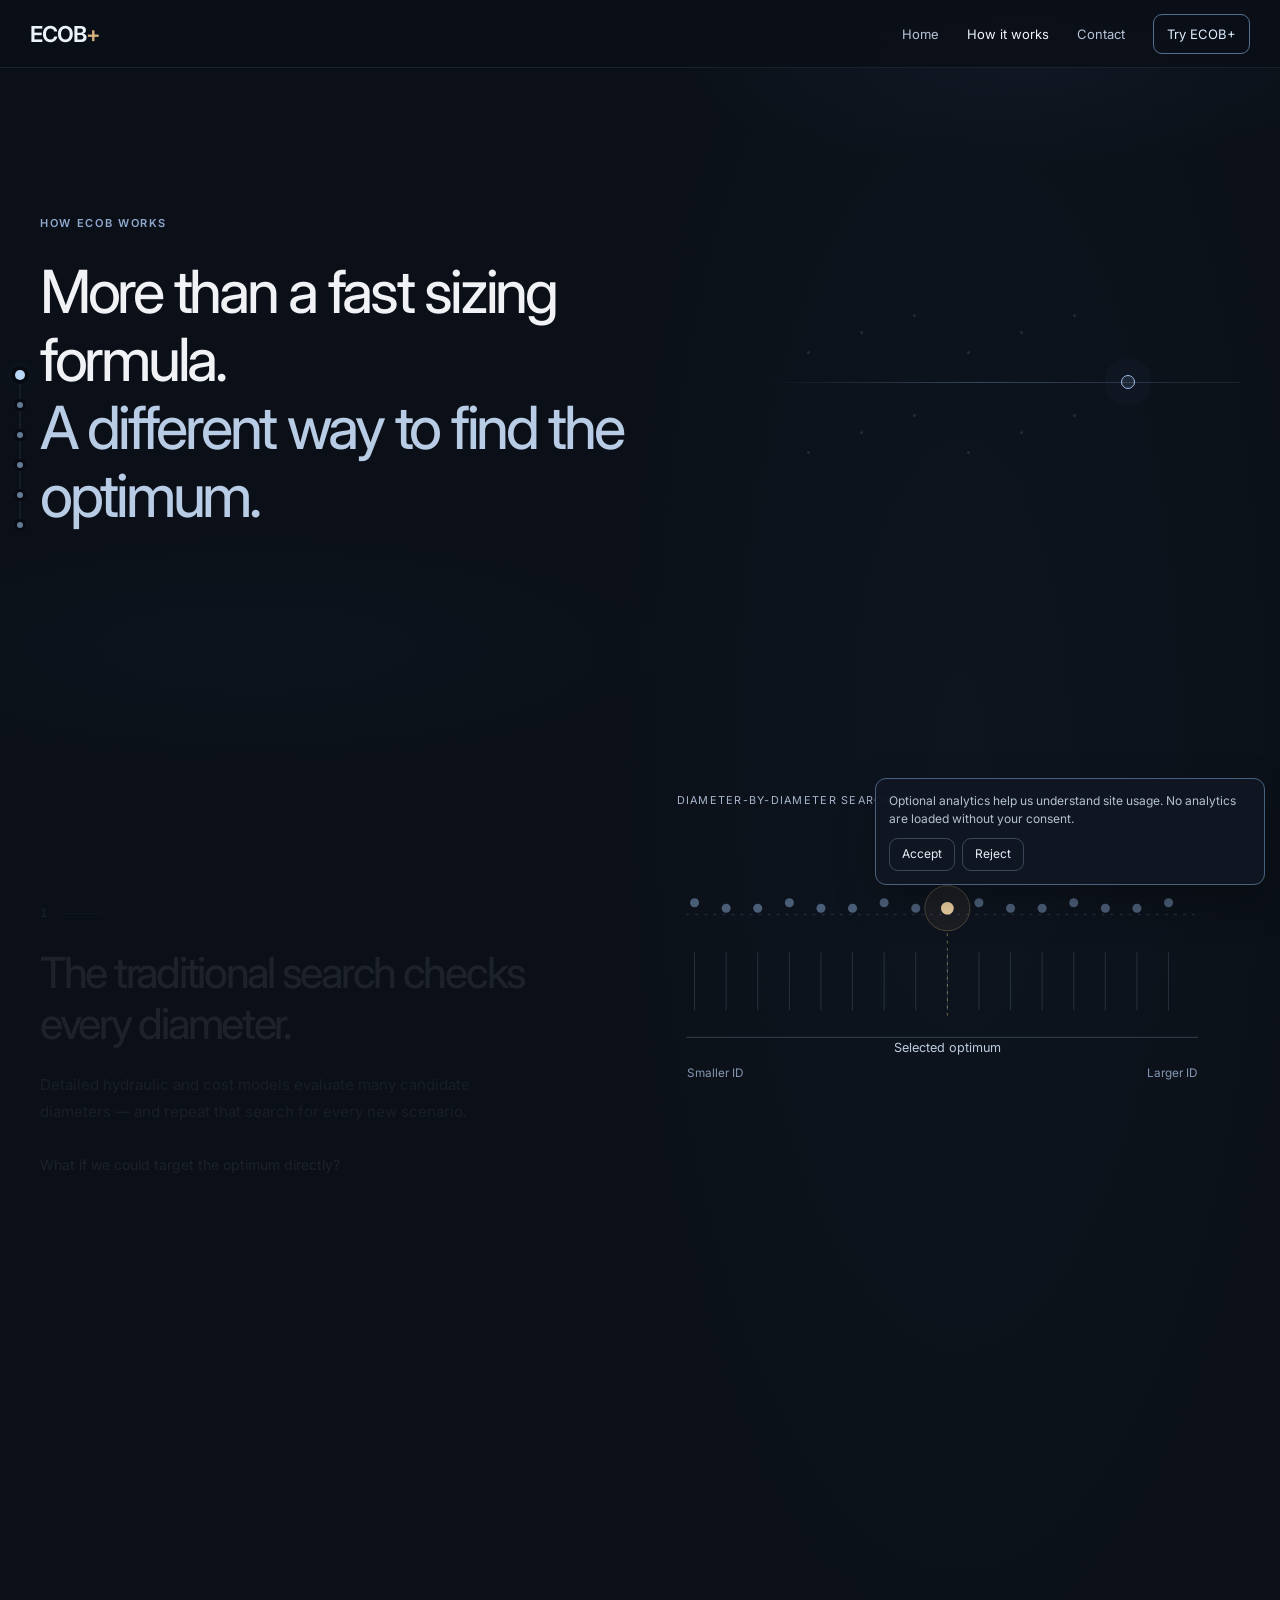
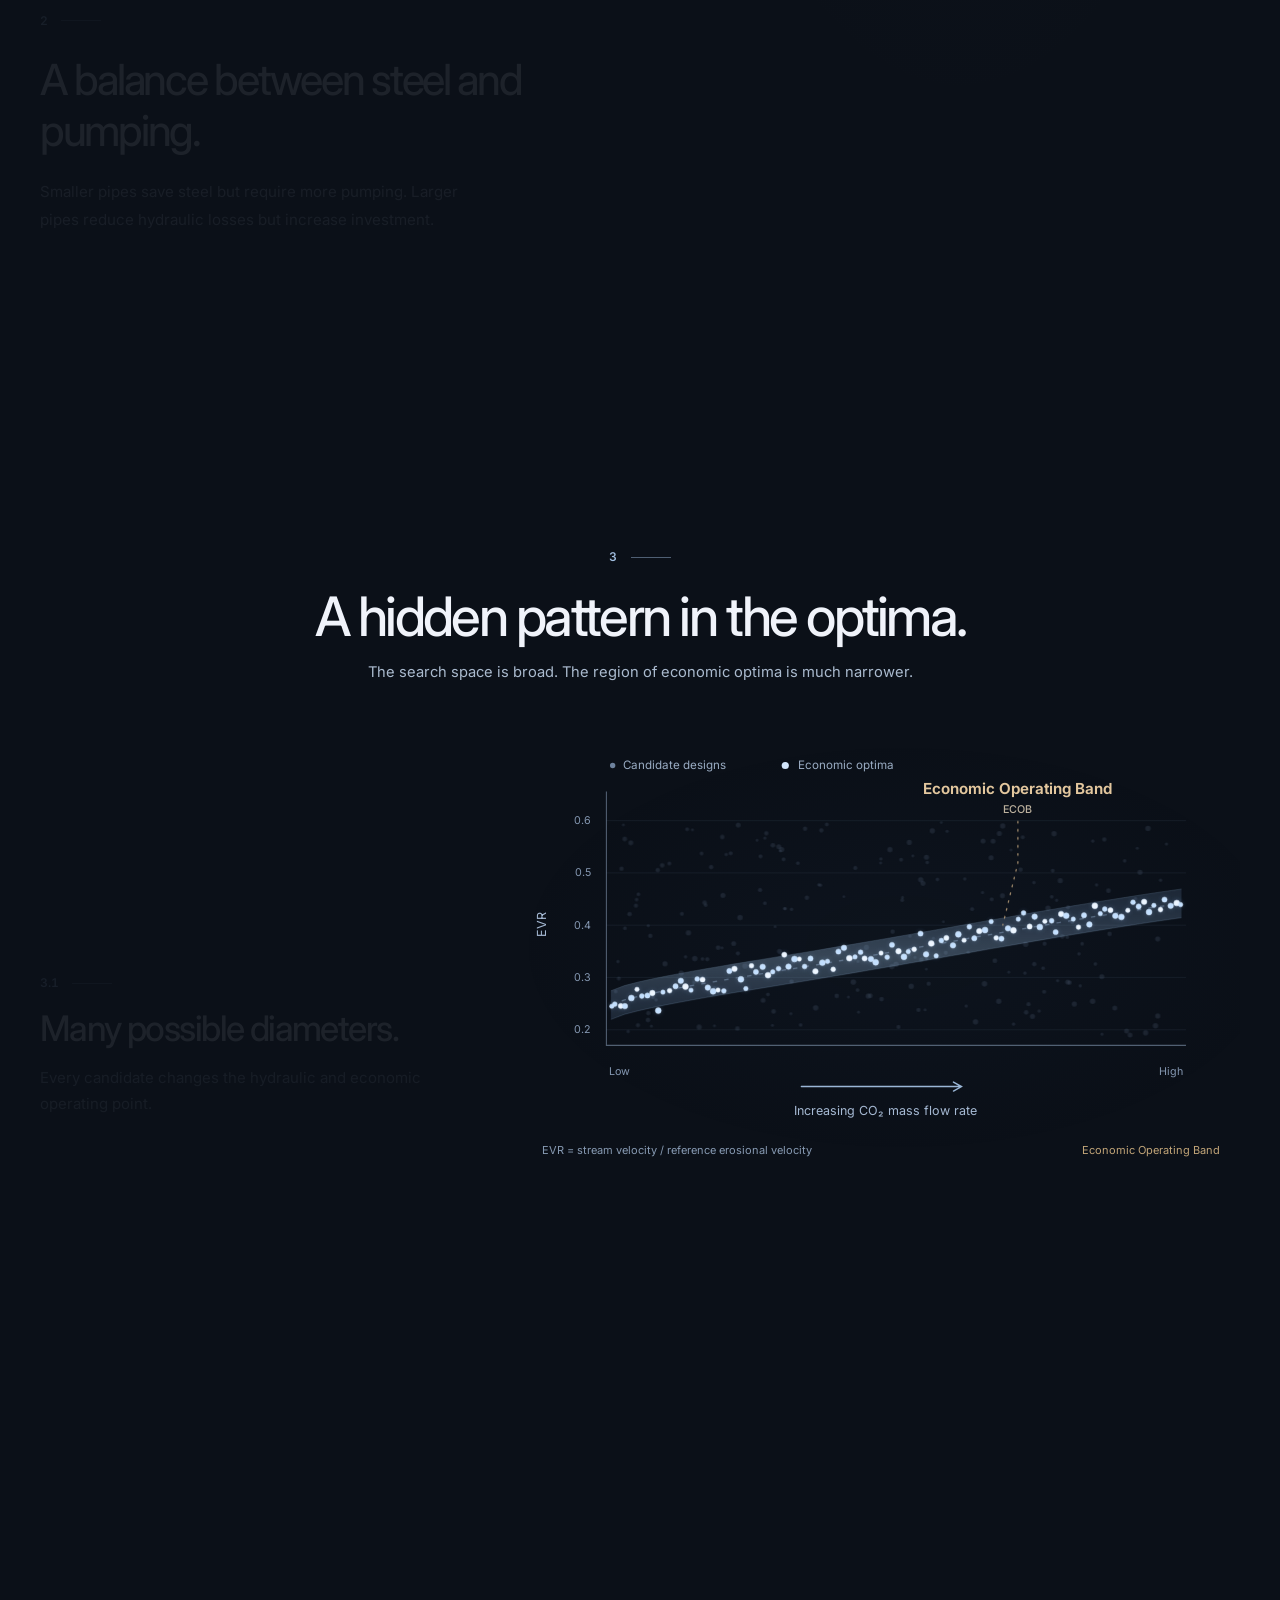
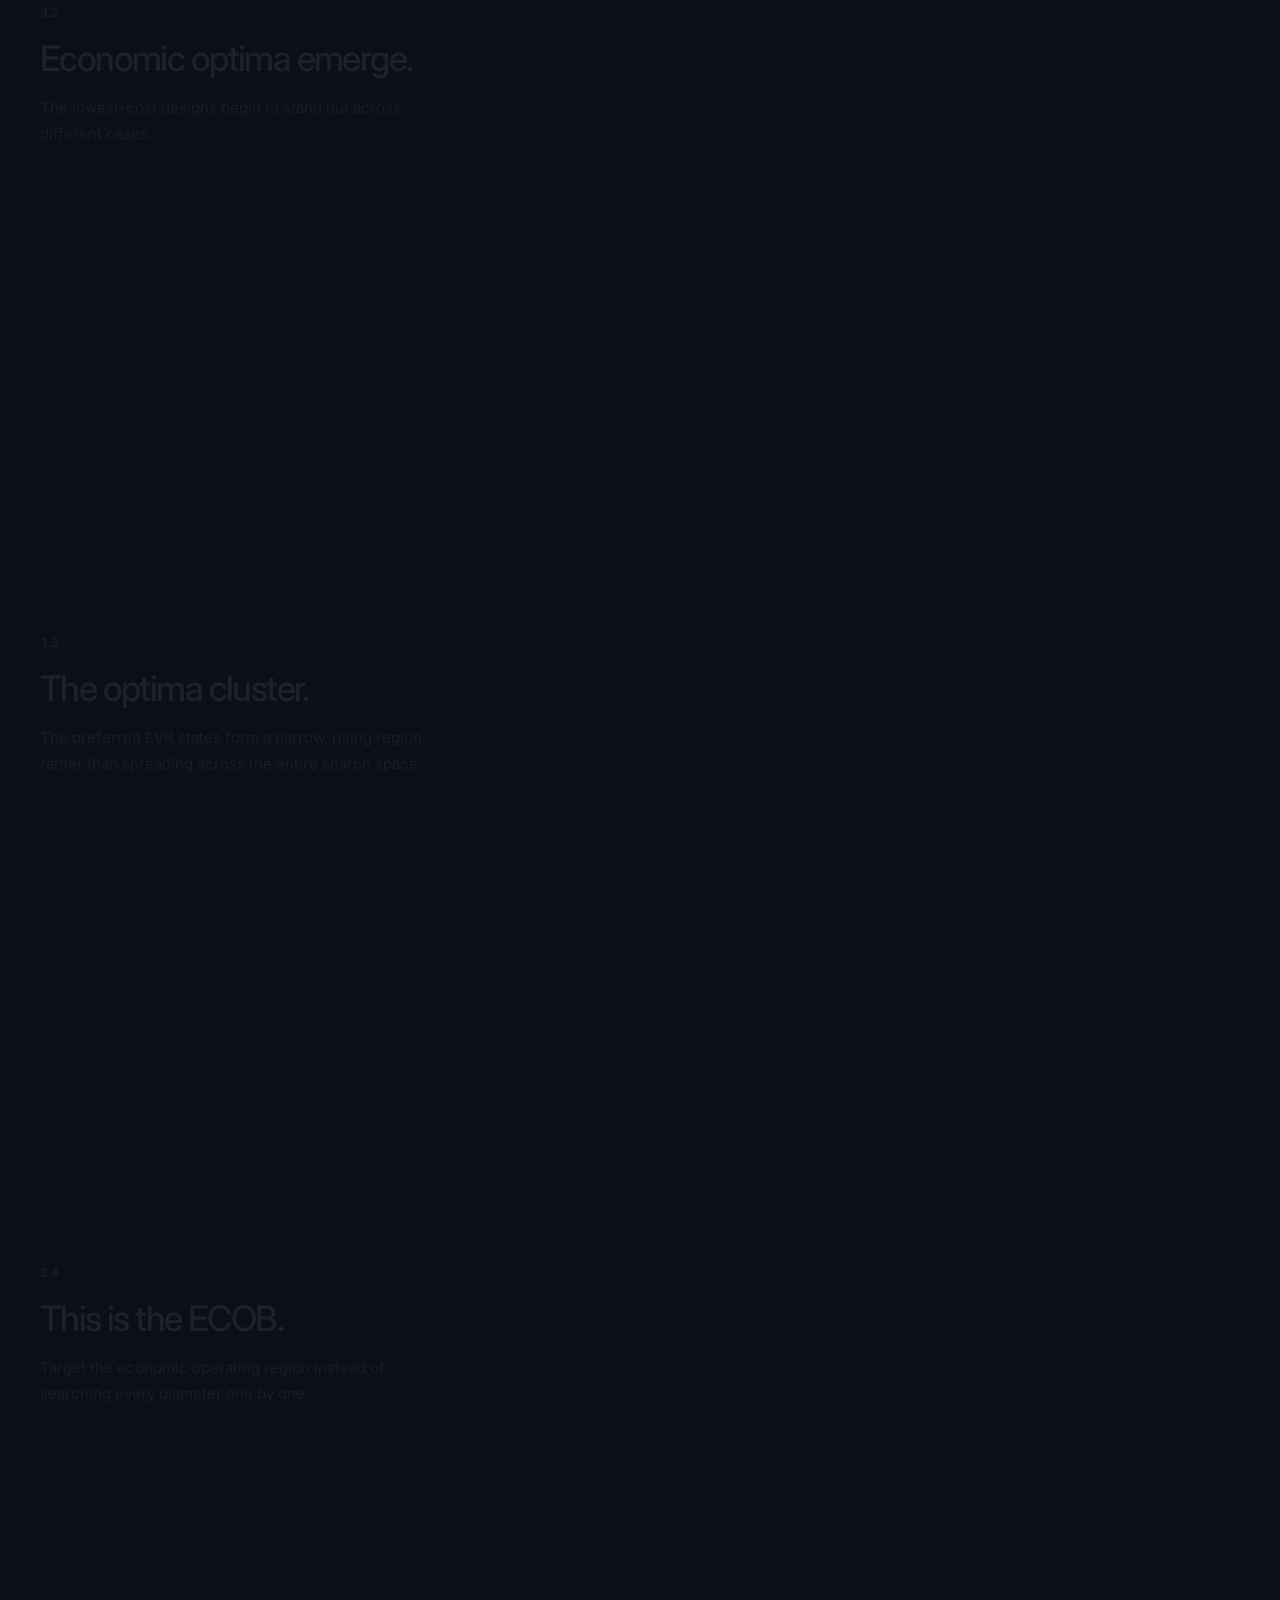
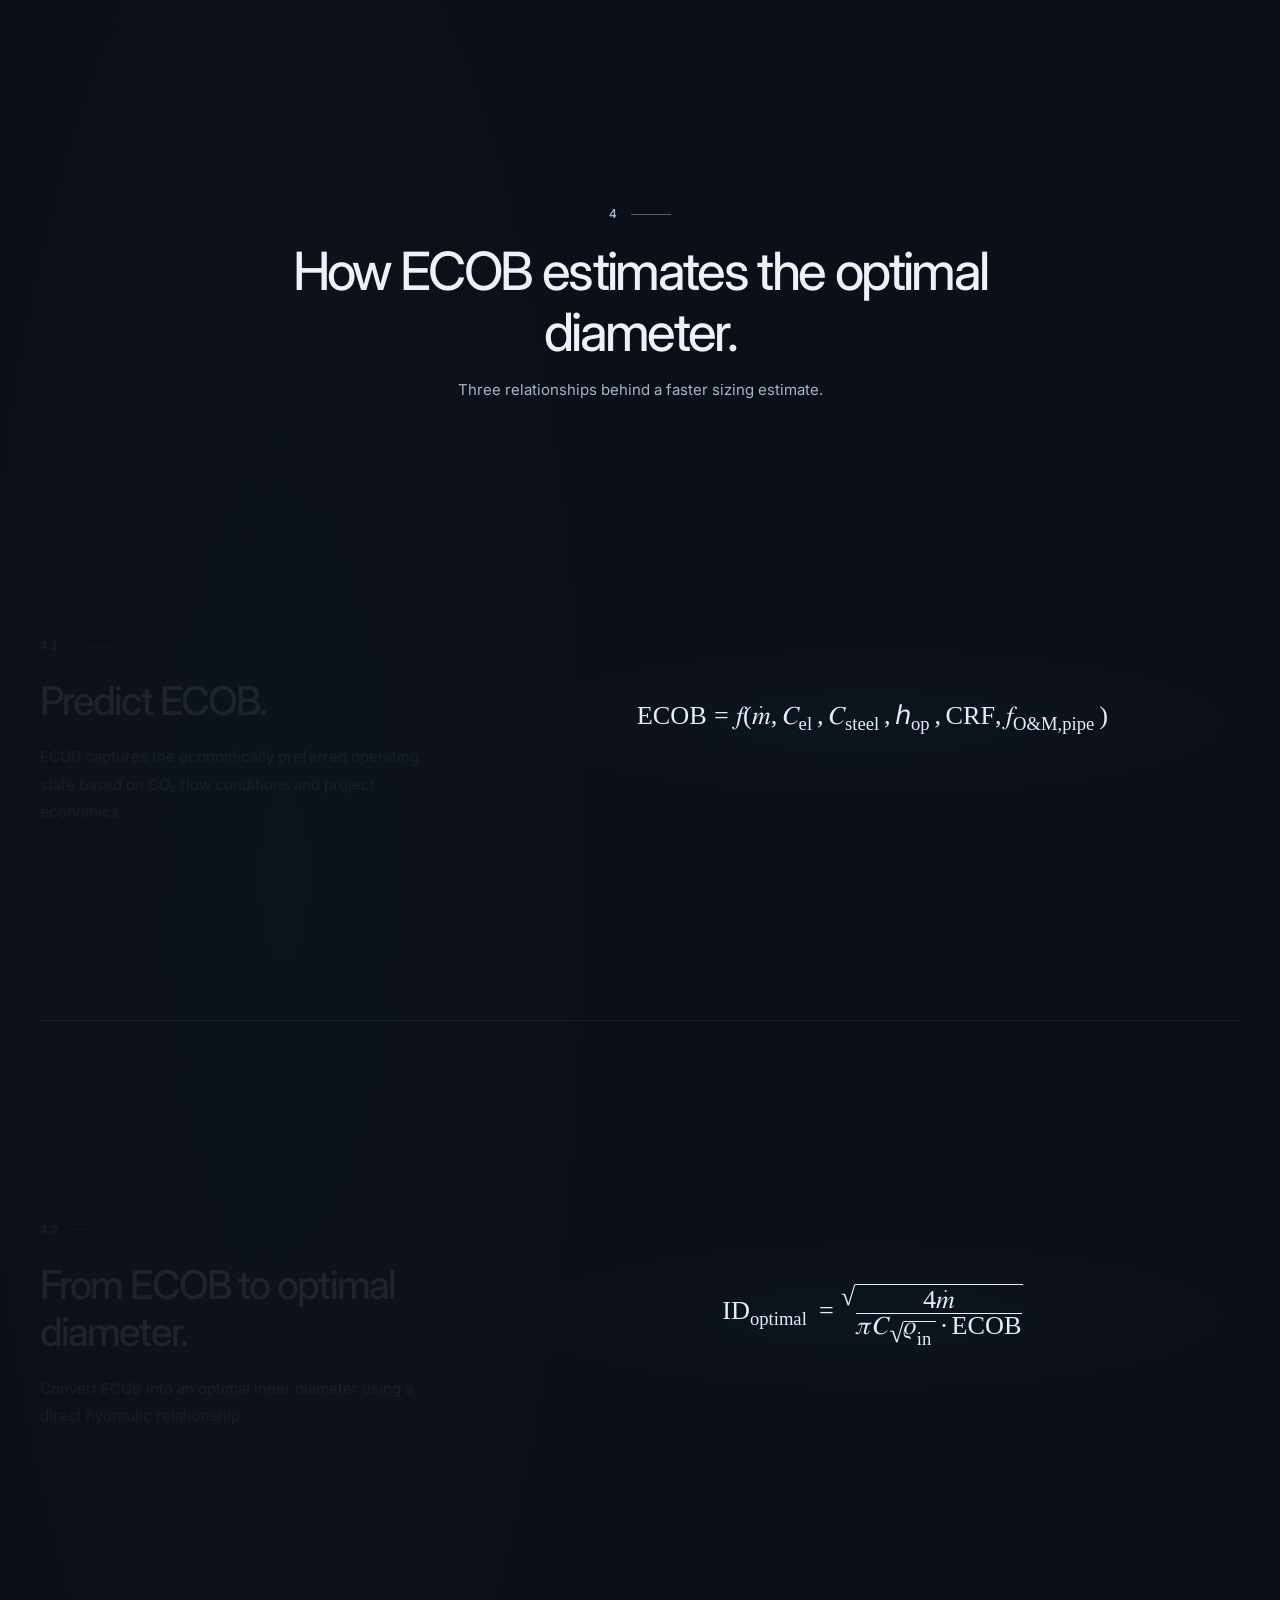
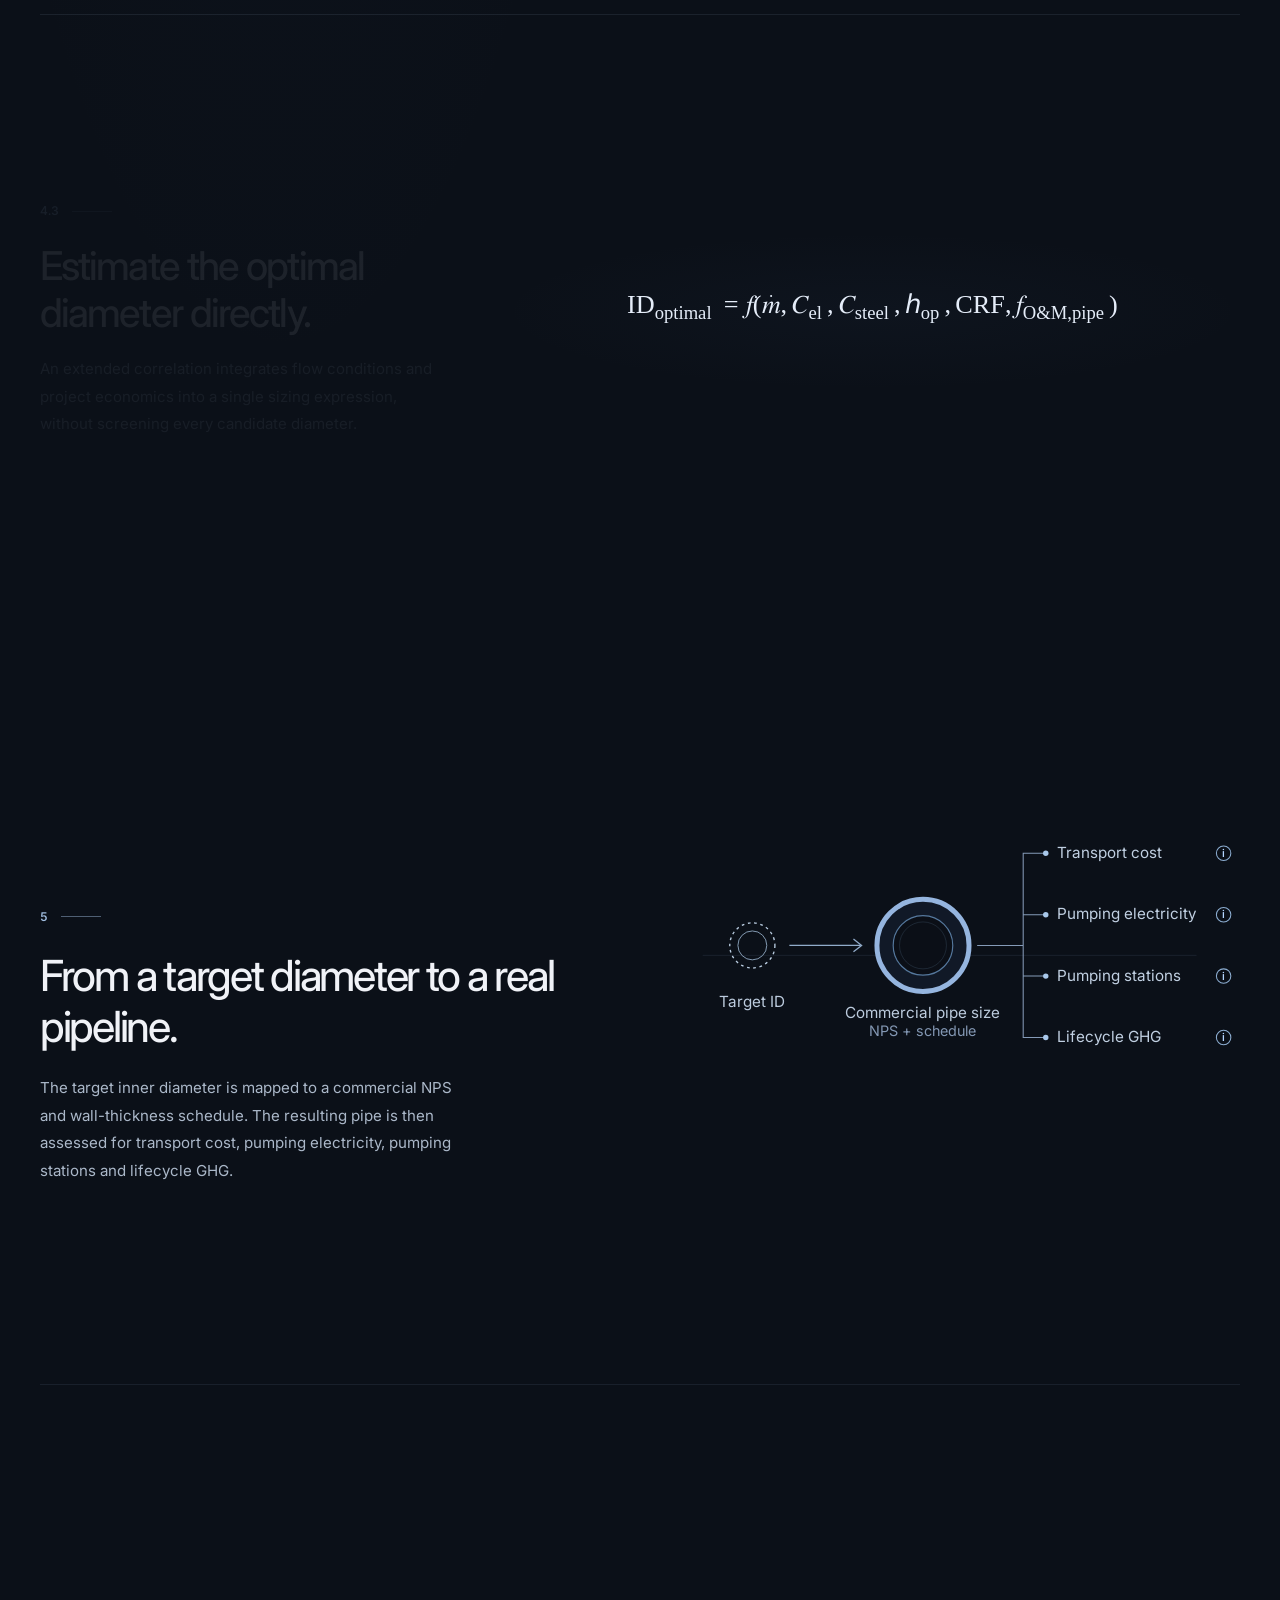
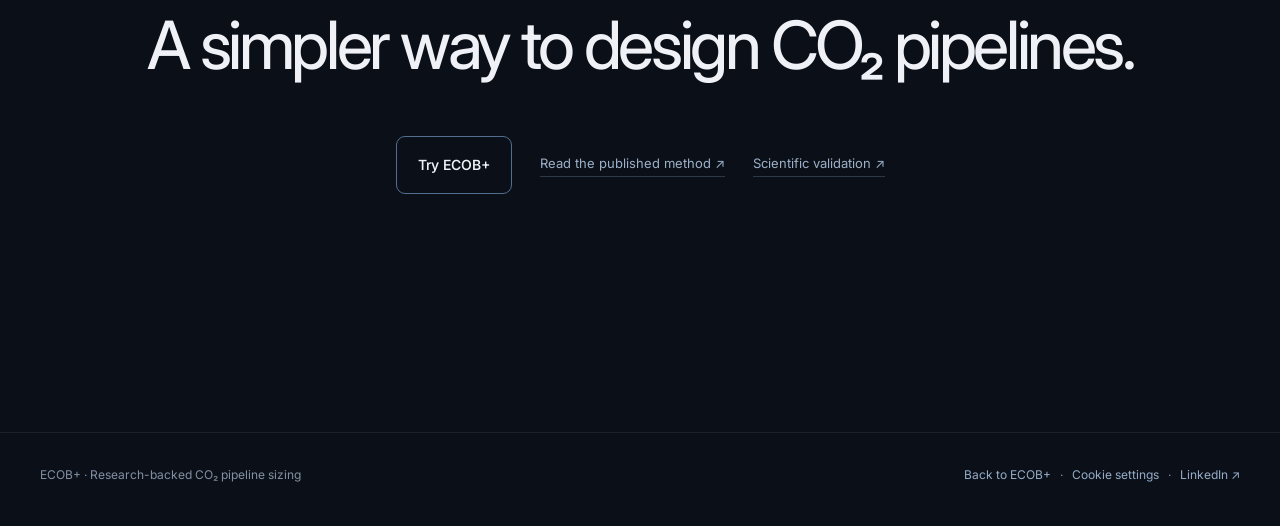
<file: How-it-works.html>
<!DOCTYPE html>

<html lang="en"><head><meta charset="utf-8"/><meta content="width=device-width, initial-scale=1" name="viewport"/>
<meta content="#08090f" name="theme-color"/>
<link rel="icon" href="data:image/svg+xml,%3Csvg xmlns='http://www.w3.org/2000/svg' viewBox='0 0 64 64'%3E%3Crect width='64' height='64' rx='14' fill='%2308090f'/%3E%3Ctext x='30' y='44' font-family='Arial,sans-serif' font-weight='800' font-size='34' text-anchor='middle' fill='%23fff'%3EE%3C/text%3E%3Ctext x='48' y='28' font-family='Arial,sans-serif' font-weight='800' font-size='22' text-anchor='middle' fill='%23e0a63a'%3E+%3C/text%3E%3C/svg%3E" />
<meta content="ECOB+" property="og:site_name"/>
<link rel="canonical" href="https://benjamin-gaox.github.io/ECOB/how-it-works.html"/>
<meta content="https://benjamin-gaox.github.io/ECOB/how-it-works.html" property="og:url"/>
<meta content="https://benjamin-gaox.github.io/ECOB/og-image.png" property="og:image"/>
<meta content="1200" property="og:image:width"/>
<meta content="630" property="og:image:height"/>
<meta content="ECOB+ — Rapid CO₂ pipeline sizing and cost screening" property="og:image:alt"/>
<meta content="summary_large_image" name="twitter:card"/>
<meta content="https://benjamin-gaox.github.io/ECOB/og-image.png" name="twitter:image"/>
<meta content="How ECOB Works | A different way to find the optimum" name="twitter:title"/>
<meta content="How ECOB moves from economic operating bands to a direct, explainable pipeline diameter estimate." name="twitter:description"/>
<meta content="Discover how ECOB turns the hydraulic–economic trade-off into a direct CO₂ pipeline diameter estimate." name="description"/>
<meta content="website" property="og:type"/><meta content="How ECOB Works | A different way to find the optimum" property="og:title"/>
<meta content="How ECOB moves from economic operating bands to a direct, explainable pipeline diameter estimate." property="og:description"/>
<title>How ECOB Works | ECOB+</title><link href="https://fonts.googleapis.com" rel="preconnect"/><link crossorigin="" href="https://fonts.gstatic.com" rel="preconnect"/>
<link href="https://fonts.googleapis.com/css2?family=Inter:wght@400;450;500;550;600;650;700&amp;display=swap" rel="stylesheet"/>
<style>
:root{--bg:#080a11;--text:#eff1f6;color-scheme:dark}
*{box-sizing:border-box}html{scroll-behavior:smooth;scroll-padding-top:85px}
body{margin:0;background:#080a11;color:#eff1f6;font-family:Inter,system-ui,-apple-system,"Segoe UI",Arial,sans-serif;font-synthesis:none;overflow-x:clip;line-height:1.55}
body:before{content:"";position:absolute;pointer-events:none;z-index:-1;inset:0 0 auto;min-height:100%;background:radial-gradient(ellipse 30% 12% at 80% 7%,rgba(64,92,143,.08),transparent 94%),radial-gradient(ellipse 35% 14% at 20% 72%,rgba(48,83,131,.05),transparent 94%)}
a{color:inherit}button{font:inherit}.wrap{width:min(1220px,calc(100% - 80px));margin:0 auto}
.skip{position:absolute;top:4px;left:-1000px;padding:12px;background:#fff;color:#111}.skip:focus{left:12px;z-index:200}
.nav{height:76px;position:sticky;top:0;z-index:80;border-bottom:1px solid rgba(160,184,213,.09);background:rgba(8,10,17,.91);backdrop-filter:blur(14px)}
.nav-inner{height:100%;display:flex;justify-content:space-between;align-items:center;gap:20px}
.brand{font-size:21px;letter-spacing:-.045em;text-decoration:none;font-weight:650;white-space:nowrap}.brand b{font-weight:550;color:#cba973}
.nav-links{display:flex;gap:28px;align-items:center}.nav-links a{color:#a5b2c2;font-size:13px;text-decoration:none;transition:color .22s}
.nav-links a:hover,.nav-links a[aria-current=page]{color:#f0f5fd}
.nav-links .nav-cta{padding:10px 14px;border:1px solid rgba(119,168,230,.48);border-radius:10px;background:rgba(60,105,165,.035);color:#dce8fa;transition:background .24s,transform .24s,box-shadow .24s,border-color .24s}
.nav-links .nav-cta:hover{border-color:#8db7ec;background:rgba(76,135,207,.10);transform:translateY(-2px);box-shadow:0 8px 20px rgba(43,96,167,.11)}
.footer{padding:33px 0 42px;border-top:1px solid rgba(160,184,213,.1);color:#8190a3;font-size:12px}
.footer>.wrap{display:flex;justify-content:space-between;gap:20px;flex-wrap:wrap}.footer a{color:#95acc8;text-decoration:none}.footer a:hover{color:#edf4ff}
.cookie{display:none;position:fixed;bottom:20px;left:20px;right:20px;max-width:460px;z-index:180;border:1px solid rgba(151,179,218,.25);border-radius:14px;background:rgba(16,20,29,.97);box-shadow:0 17px 40px rgba(0,0,0,.27);padding:17px;gap:14px;flex-direction:column}
.cookie p{margin:0;font-size:12px;color:#b5c1d0;line-height:1.6}.cookie-actions{display:flex;gap:10px}.cookie-actions button{border:1px solid rgba(160,181,211,.3);background:transparent;color:#e7edf7;border-radius:9px;padding:8px 15px;cursor:pointer}.cookie-actions button:hover{background:rgba(87,134,196,.15)}
@media(max-width:760px){.wrap{width:calc(100% - 36px)}.nav{height:67px}.nav-links{gap:14px}.nav-extra{display:none}.nav-links a{font-size:12px}.nav-links .nav-cta{padding:8px 10px}}
@media(max-width:350px){.brand{font-size:19px}.nav-links{gap:9px}.nav-links .nav-cta{padding:7px 9px}}
@media(prefers-reduced-motion:reduce){html{scroll-behavior:auto}.nav *{transition:none!important}}


/* v121 inline How ECOB Works — fully namespaced, preserves all calculator styling */
#how-it-works{--mh-bg:#090b12;--mh-blue:#a3c0e2;--mh-soft:#a6b2c1;--mh-dim:#7b8ba0;--mh-cream:#d9b98a;--mh-green:#79a793;background:transparent;color:#eef1f6;position:relative;border-top:1px solid rgba(168,183,203,.09);overflow:clip;scroll-margin-top:82px}
#how-it-works::before{content:"";position:absolute;inset:0;pointer-events:none;background:radial-gradient(ellipse 31% 13% at 75% 8%,rgba(58,87,132,.065),transparent 90%),radial-gradient(ellipse 29% 15% at 22% 67%,rgba(60,89,133,.04),transparent 90%);z-index:0}
#how-it-works>.wrap{position:relative;z-index:1}
#how-it-works .mh-intro{display:grid;grid-template-columns:1.15fr .85fr;gap:clamp(24px,6vw,85px);align-items:center;min-height:clamp(450px,70vh,680px);padding-top:95px;padding-bottom:80px}
#how-it-works .mh-intro-content{max-width:780px}
#how-it-works .mh-eyebrow{font-size:11px;letter-spacing:.15em;font-weight:600;color:#8fa9ce}
#how-it-works .mh-intro h1{font-size:clamp(36px,4.35vw,64px)!important;line-height:1.14!important;letter-spacing:-.055em!important;font-weight:450!important;margin:24px 0 25px!important;color:#f0f2f6!important;max-width:860px!important}
#how-it-works .mh-intro h1 em{font-style:normal;color:#b9cce5}
#how-it-works .mh-intro-content>p{font-size:clamp(15px,1.25vw,18px);line-height:1.82;color:#aab7c9;max-width:645px;margin:0}




#how-it-works .mh-intro-art{position:relative;height:200px;min-width:0;display:flex;align-items:center}
#how-it-works .mh-intro-line{width:100%;height:1px;background:linear-gradient(90deg,transparent 0%,rgba(136,170,214,.33) 45%,rgba(136,170,214,.11) 100%);position:absolute;top:50%}
#how-it-works .mh-intro-points{position:absolute;left:4%;right:29%;height:100%;display:grid;grid-template-columns:repeat(6,1fr);grid-template-rows:repeat(2,1fr);place-items:center;opacity:.7}
#how-it-works .mh-intro-points i{width:3px;height:3px;border-radius:50%;background:#88a7cf;opacity:calc(.18 + .06*var(--i,1))}
#how-it-works .mh-intro-points i:nth-child(3n){transform:translateY(-17px)}
#how-it-works .mh-intro-points i:nth-child(3n/**/+1){transform:translateY(20px)}
#how-it-works .mh-intro-node{position:absolute;left:75%;top:calc(50% - 7px);height:14px;width:14px;border:1px solid #9fbfe7;border-radius:50%;background:rgba(152,193,247,.13);box-shadow:0 0 0 16px rgba(111,155,217,.035),0 0 50px rgba(115,162,225,.13)}
#how-it-works .mh-grid{display:grid;grid-template-columns:minmax(0,1fr) minmax(0,1.13fr);gap:clamp(45px,6vw,110px);align-items:start}
#how-it-works .mh-chapters{min-width:0}
#how-it-works .mh-chapter{min-height:clamp(530px,82vh,820px);display:flex;align-items:center;opacity:.66;transition:opacity .5s ease;scroll-margin-top:92px}
#how-it-works .mh-chapter.mh-active{opacity:1}
#how-it-works .mh-chapter-inner{width:100%;max-width:520px;padding:62px 0}
#how-it-works .mh-kicker{font-size:11px!important;letter-spacing:.12em!important;color:#8ca1be!important;font-weight:550!important;margin:0 0 24px!important;display:flex;align-items:center;gap:15px}
#how-it-works .mh-kicker span{font-size:12px;color:#d8e3f1}
#how-it-works .mh-chapter h3{font-size:clamp(33px,3.35vw,51px)!important;font-weight:460!important;color:#f0f2f7!important;letter-spacing:-.053em!important;line-height:1.19!important;margin:0 0 22px!important}
#how-it-works .mh-chapter-copy{font-size:clamp(15px,1.18vw,17px)!important;color:#abb8c9!important;line-height:1.83!important;margin:0!important;max-width:530px}
#how-it-works .mh-ending{margin-top:27px!important;color:#dde7f2!important;font-size:14px!important;line-height:1.7!important}
#how-it-works .mh-footnote{margin:13px 0 0!important;font-size:12.5px!important;line-height:1.7!important;color:#7f94b0!important;max-width:490px}
#how-it-works .mh-visual-column{position:relative;align-self:stretch;min-width:0}
#how-it-works .mh-visual-sticky{position:sticky;top:calc(50vh - 240px);height:480px;width:100%;min-width:0;overflow:visible}
#how-it-works .mh-scene{position:absolute;inset:0;display:flex;align-items:center;justify-content:center;opacity:0;transform:translateY(12px);pointer-events:none;transition:opacity .16s linear,transform .16s linear;will-change:opacity,transform}
#how-it-works .mh-scene:first-child{opacity:1;transform:none}
#how-it-works .mh-scene svg,#how-it-works .mh-mobile-visual svg{width:100%;height:auto;display:block;overflow:visible}
#how-it-works svg text{font-family:Inter,system-ui,-apple-system,"Segoe UI",Arial,sans-serif}
#how-it-works svg .mh-axis{fill:none;stroke:rgba(135,150,174,.42);stroke-width:1.15}
#how-it-works svg .mh-grid{fill:none;stroke:rgba(133,153,182,.11);stroke-width:.8}
#how-it-works svg .mh-axis-label{fill:#8798ad;font-size:13px}
#how-it-works svg .mh-tick{fill:#8293a9;font-size:12px}
#how-it-works svg .mh-soft{fill:none;stroke:rgba(132,153,181,.35);stroke-width:1.1}
#how-it-works svg .mh-muted-flow{fill:none;stroke:#6584ad;stroke-opacity:.23;stroke-width:1.5;stroke-dasharray:3 7}
#how-it-works svg .mh-gold{fill:#a8b7cd;font-size:12px;letter-spacing:1.4px}
#how-it-works svg .mh-search-rail{stroke:#6f849e;stroke-opacity:.30;stroke-width:1}
#how-it-works svg .mh-search-dot{fill:#8aa9d3;fill-opacity:.5}
#how-it-works svg .mh-opt-halo{fill:#c8a66e;fill-opacity:.075;stroke:#cbaa72;stroke-opacity:.35;stroke-width:1}
#how-it-works svg .mh-opt{fill:#edd0a0}
#how-it-works svg .mh-guide{stroke:#ceaa71;stroke-opacity:.60;stroke-width:1;stroke-dasharray:3 5}
#how-it-works svg .mh-label{fill:#bccbdd;font-size:14px}
#how-it-works svg .mh-callout{fill:#d5bd95;font-size:14px;font-weight:550}
#how-it-works svg .mh-capex{fill:none;stroke:#81a5d4;stroke-width:2.5;stroke-linecap:round}
#how-it-works svg .mh-opex{fill:none;stroke:#78a994;stroke-width:2.5;stroke-linecap:round}
#how-it-works svg .mh-total{fill:none;stroke:#d5b17b;stroke-width:3.5;stroke-linecap:round}
#how-it-works svg .mh-legend{fill:#aab9ce;font-size:12.4px}
#how-it-works svg .mh-band{fill:#749cc5;fill-opacity:.13;stroke:#89afd9;stroke-opacity:.15;stroke-width:.75}
#how-it-works svg .mh-evr-purified{fill:#c3d9f5;stroke:#84a9d9;stroke-width:.6}
#how-it-works svg .mh-evr-raw{fill:#7b9ebd;stroke:#b9c9d8;stroke-width:.45}
#how-it-works svg .mh-source{font-size:11.5px;fill:#7890ad}
#how-it-works svg .mh-hint{fill:none;stroke:#cbb080;stroke-width:.9;stroke-dasharray:3 5;stroke-opacity:.6}
#how-it-works svg .mh-theory{fill:none;stroke:#b9cce0;stroke-dasharray:3 4;stroke-width:1.5}
#how-it-works svg .mh-theory-inner{fill:none;stroke:#91a9c3;stroke-width:1}
#how-it-works svg .mh-arrow{fill:none;stroke:#91abc9;stroke-width:1.45}
#how-it-works svg .mh-mapping-guide{stroke:#6d829f;stroke-opacity:.18;stroke-width:1}
#how-it-works svg .mh-pipe-outer{fill:#111927;stroke:#95b5df;stroke-width:5.5}
#how-it-works svg .mh-pipe-inner{fill:#0b0f17;stroke:#55789d;stroke-width:1.3}
#how-it-works svg .mh-pipe-shine{fill:none;stroke:#759bc0;stroke-width:.7;stroke-opacity:.28}
#how-it-works svg .mh-branch{fill:none;stroke:#859bb8;stroke-width:1.15}
#how-it-works svg .mh-branch-dot{fill:#a9c8ea}
#how-it-works svg .mh-result{fill:#c1d0e2;font-size:15px}

















#how-it-works .mh-mobile-visual{display:none}
#how-it-works .mh-outro{padding:92px 0 130px;border-top:1px solid rgba(151,175,209,.10);display:flex;justify-content:space-between;align-items:center;gap:30px}
#how-it-works .mh-outro>p{font-size:clamp(20px,2.45vw,34px)!important;line-height:1.4!important;max-width:550px;margin:0!important;color:#dde6f2!important;letter-spacing:-.028em}
#how-it-works .mh-outro-actions{display:flex;align-items:center;gap:24px;flex-wrap:wrap}
#how-it-works .mh-outline-cta{display:inline-flex;align-items:center;justify-content:center;gap:28px;white-space:nowrap;padding:15px 20px;color:#eef3fa;text-decoration:none;border:1px solid rgba(122,171,233,.50);background:rgba(43,88,143,.05);border-radius:13px;font-size:14px;font-weight:550;transition:background .25s,border-color .25s,box-shadow .25s,transform .25s}
#how-it-works .mh-outline-cta:hover{background:rgba(60,122,199,.11);border-color:#6ca8f6;box-shadow:0 7px 22px rgba(59,111,174,.13);transform:translateY(-2px)}
#how-it-works .mh-outline-cta span{color:#add0f6}
#how-it-works .mh-text-link{color:#9bb0c8;text-decoration:none;border-bottom:1px solid rgba(160,187,220,.24);padding-bottom:3px;font-size:13px;white-space:nowrap}
#how-it-works .mh-text-link:hover{color:#e9f3ff}
@media(max-width:1000px){
 #how-it-works .mh-intro{grid-template-columns:1fr .45fr;gap:15px}
 #how-it-works .mh-grid{gap:24px;grid-template-columns:minmax(0,1fr) minmax(0,1.05fr)}
 
 
 #how-it-works .mh-chapter h3{font-size:clamp(30px,3.7vw,43px)!important}
}
@media(max-width:760px){
 #how-it-works{scroll-margin-top:74px}
 #how-it-works .mh-intro{display:block;min-height:0;padding-top:85px;padding-bottom:50px}
 #how-it-works .mh-intro h1{font-size:clamp(35px,8.6vw,49px)!important;margin-top:15px!important;line-height:1.13!important}
 #how-it-works .mh-intro-content>p{font-size:15px;line-height:1.75}
 #how-it-works .mh-intro-art{height:62px;margin-top:20px;opacity:.7}
 #how-it-works .mh-intro-points{display:none}
 #how-it-works .mh-intro-node{left:79%}
 #how-it-works .mh-grid{display:block}
 #how-it-works .mh-chapter{display:block;min-height:0;opacity:1;transition:none;scroll-margin-top:78px}
 #how-it-works .mh-chapter-inner{padding:57px 0 67px;max-width:none;border-bottom:1px solid rgba(159,182,217,.09)}
 #how-it-works .mh-chapter h3{font-size:clamp(30px,7.45vw,43px)!important;line-height:1.2!important;margin:15px 0!important}
 #how-it-works .mh-kicker{font-size:10px!important;margin-bottom:14px!important}
 #how-it-works .mh-chapter-copy{font-size:14.7px!important;line-height:1.7!important}
 #how-it-works .mh-ending{font-size:13.5px!important;margin-top:18px!important}
 #how-it-works .mh-footnote{font-size:11.5px!important;margin-top:10px!important}
 #how-it-works .mh-visual-column{display:none}
 #how-it-works .mh-mobile-visual{display:flex;align-items:center;justify-content:center;margin:18px -8px -10px;min-width:0;overflow:visible}
 #how-it-works .mh-mobile-visual svg{width:100%;height:auto}
 
 
 
 
 
 #how-it-works .mh-outro{padding:65px 0 90px;display:block}
 #how-it-works .mh-outro>p{font-size:25px!important}
 #how-it-works .mh-outro-actions{margin-top:25px;gap:19px}
}
@media(max-width:360px){
 #how-it-works .mh-intro h1{font-size:33px!important}
 
 
 
 
 #how-it-works .mh-chapter h3{font-size:30px!important}
}
@media(prefers-reduced-motion:reduce){
 #how-it-works *{animation-duration:.01ms!important;transition-duration:.01ms!important}
 #how-it-works .mh-scene{transform:none!important}
}


/* v122 dedicated method experience */
#how-it-works{border:0;overflow:visible;background:transparent;--mh-blue:#a3c0e2}
#how-it-works>.wrap{z-index:1}
#how-it-works .mh-intro{min-height:clamp(500px,75vh,760px);padding-top:90px;padding-bottom:92px}
#how-it-works .mh-intro h1{font-size:clamp(41px,4.65vw,68px)!important}
#how-it-works .mh-chapter{min-height:clamp(570px,85vh,850px)}
#how-it-works .mh-visual-sticky{top:calc(50vh - 235px);height:470px}
#how-it-works .mh-chapter .mh-ending{font-size:14px!important}


#how-it-works svg .mh-evr-purified{fill:#b8d2f3;stroke:rgba(184,211,244,.2);stroke-width:.7}
#how-it-works svg .mh-evr-raw{fill:#6d96b5;stroke:rgba(109,150,181,.25);stroke-width:.65}
#how-it-works svg .mh-callout{fill:#e1c08e;font-weight:500;font-size:15px}
#how-it-works svg .mh-axis-label{fill:#8397b3}
#how-it-works svg .mh-tick{font-size:13px}
#how-it-works svg .mh-grid{stroke:rgba(136,157,190,.13)}
#how-it-works .mh-last-grid{margin-top:0}
#how-it-works .mh-last-grid .mh-chapter{opacity:1;min-height:clamp(560px,75vh,790px)}
#how-it-works .mh-last-grid .mh-static-scene{opacity:1!important;transform:none!important}
#how-it-works .mh-last-grid .mh-visual-column{height:auto}
#how-it-works .mh-outro{margin-top:0}



















#how-it-works .mh-outro{border-top:0}











@media(max-width:760px){
#how-it-works .mh-intro{min-height:0;padding-top:88px;padding-bottom:42px}








#how-it-works .mh-last-grid{margin-top:0}
#how-it-works .mh-last-grid .mh-visual-column{display:none}
#how-it-works .mh-last-grid .mh-chapter-inner{padding-top:80px}





}



/* v125: lighter concept-led EVR visualization */
#how-it-works .mh-chapter{min-height:clamp(495px,75vh,720px)}
#how-it-works .mh-intro{min-height:clamp(440px,70vh,700px)}
#how-it-works .mh-chapter-copy{max-width:440px}
#how-it-works .mh-footnote{display:none}


































@media(max-width:760px){
 #how-it-works .mh-chapter{min-height:0}
 
 
 
 
 
 
 
 
 
 
 
}


/* ECOB v126 | scroll-driven scientific narrative | no scroll snapping */
















































































/* v126 redesign — optima discovery and robust formula storyboard */
#how-it-works .ev2-story{position:relative;padding:100px 0 75px;scroll-margin-top:80px}
#how-it-works .ev2-heading{text-align:center;max-width:850px;margin:0 auto 34px}
#how-it-works .ev2-heading .mh-kicker{justify-content:center;margin-bottom:19px!important}
#how-it-works .ev2-heading h3{font-size:clamp(35px,4.25vw,62px);font-weight:480;line-height:1.12;letter-spacing:-.05em;margin:0 0 13px;color:#f0f3fa}
#how-it-works .ev2-heading>p:last-child{font-size:clamp(14px,1.15vw,17px);line-height:1.68;color:#aabace;margin:0 auto;max-width:670px}
#how-it-works .ev2-grid{display:grid;grid-template-columns:minmax(0,.76fr) minmax(0,1.24fr);gap:42px;align-items:stretch}
#how-it-works .ev2-step{display:flex;align-items:center;min-height:clamp(450px,70vh,660px);opacity:.36;transition:opacity .4s ease}
#how-it-works .ev2-step.is-current{opacity:1}
#how-it-works .ev2-step>div{max-width:440px}
#how-it-works .ev2-index{display:block;color:#c2a578;font-size:10px;letter-spacing:.16em;font-weight:650}
#how-it-works .ev2-step h4{font-size:clamp(27px,2.75vw,43px);font-weight:480;line-height:1.21;letter-spacing:-.045em;margin:15px 0 15px;color:#f0f4fb}
#how-it-works .ev2-step p{font-size:15px;line-height:1.72;color:#9dadc0;margin:0;max-width:390px}
#how-it-works .ev2-visual{position:relative;min-width:0}
#how-it-works .ev2-chart{position:sticky;top:calc(50vh - 225px);height:450px;min-width:0;display:flex;flex-direction:column;justify-content:center;background:radial-gradient(ellipse 54% 46% at 53% 51%,rgba(55,83,125,.055),transparent 100%)}
#how-it-works .ev2-svg{width:100%;height:auto;max-height:415px;display:block;overflow:visible}
#how-it-works .ev2-gridline{stroke:rgba(121,146,181,.11);stroke-width:1}
#how-it-works .ev2-axis{fill:none;stroke:rgba(140,162,190,.55);stroke-width:1.2}
#how-it-works .ev2-y-tick,#how-it-works .ev2-axis-note{fill:#8497b1;font-size:12px}
#how-it-works .ev2-axis-text{fill:#a5b9d3;font-size:14px}
#how-it-works .ev2-flow-arrow{fill:none;stroke:#9ab6d6;stroke-width:1.6;stroke-linecap:round}
#how-it-works .ev2-candidate{fill:#6e829d;opacity:.31}
#how-it-works .ev2-stage-1 .ev2-candidate-cloud,#how-it-works .ev2-stage-2 .ev2-candidate-cloud,#how-it-works .ev2-stage-3 .ev2-candidate-cloud{opacity:.59;transition:opacity .45s}
#how-it-works .ev2-opt{fill:#c4e0ff;stroke:#d8ebfd;stroke-width:.5;opacity:0;transform:translateY(var(--settle,7px)) scale(.55);transform-box:fill-box;transform-origin:center;transition:opacity .36s ease,transform .65s cubic-bezier(.22,.8,.24,1);filter:drop-shadow(0 0 3px rgba(157,201,255,.24))}
#how-it-works .ev2-stage-1 .ev2-opt-early{opacity:.92;transform:translateY(0) scale(1)}
#how-it-works .ev2-stage-2 .ev2-opt,#how-it-works .ev2-stage-3 .ev2-opt{opacity:1;transform:translateY(0) scale(1)}
#how-it-works .ev2-stage-2 .ev2-opt:nth-child(3n),#how-it-works .ev2-stage-3 .ev2-opt:nth-child(3n){fill:#eef6ff}
#how-it-works .ev2-band{fill:url(#ev2-ribbon-shading)}
#how-it-works .ev2-band-edge{stroke:#8cafcf;stroke-width:1;stroke-opacity:.24;fill:none}
#how-it-works .ev2-band-center{stroke:#a8c4e5;stroke-width:1.4;stroke-dasharray:5 8;stroke-opacity:.40;fill:none}
#how-it-works .ev2-reveal{width:0;transition:width 1.05s cubic-bezier(.2,.7,.2,1)}
#how-it-works .ev2-stage-3 .ev2-reveal{width:680px}
#how-it-works .ev2-band-label{opacity:0;transition:opacity .65s .35s}
#how-it-works .ev2-stage-3 .ev2-band-label{opacity:1}
#how-it-works .ev2-band-label path{stroke:#d6b589;stroke-width:1.4;stroke-dasharray:3 6;fill:none;opacity:.74}
#how-it-works .ev2-band-label text{fill:#e3c79e;font-size:17px;font-weight:650}
#how-it-works .ev2-band-label .ev2-band-label-small{font-size:12px;font-weight:500;fill:#bcb19e}
#how-it-works .ev2-legend text{fill:#9aacc3;font-size:13px}
#how-it-works .ev2-candidate-legend{fill:#6e829d}
#how-it-works .ev2-opt-legend{fill:#d2e5fb;opacity:.45;transition:opacity .45s}
#how-it-works .ev2-stage-1 .ev2-opt-legend,#how-it-works .ev2-stage-2 .ev2-opt-legend,#how-it-works .ev2-stage-3 .ev2-opt-legend{opacity:1}
#how-it-works .ev2-chart-bottom{display:flex;align-items:center;justify-content:space-between;gap:12px;margin:0 20px;color:#879ab2;font-size:11px}
#how-it-works .ev2-stage-label{color:#c2a578;font-size:11px}
#how-it-works .ev2-disclaimer{margin:14px 0 0;color:#798ba2;font-size:11px;line-height:1.65;text-align:center}





















@media(max-width:980px){#how-it-works .ev2-grid{grid-template-columns:minmax(0,.74fr) minmax(0,1.26fr);gap:22px}}
@media(max-width:760px){
 #how-it-works .ev2-story{padding:75px 0 45px}
 #how-it-works .ev2-heading{text-align:left;margin-bottom:15px}
 #how-it-works .ev2-heading .mh-kicker{justify-content:flex-start}
 #how-it-works .ev2-heading h3{font-size:clamp(30px,7.4vw,43px)}
 #how-it-works .ev2-heading>p:last-child{font-size:13.5px}
 #how-it-works .ev2-grid{display:grid;grid-template-columns:minmax(0,1fr);gap:0}
 #how-it-works .ev2-visual,#how-it-works .ev2-texts{grid-column:1;grid-row:1;min-width:0}
 #how-it-works .ev2-visual{z-index:2;pointer-events:none}
 #how-it-works .ev2-chart{top:70px;height:clamp(215px,43vh,330px);justify-content:flex-start;padding:4px 0 0;background:rgba(8,10,17,.96);border-bottom:1px solid rgba(153,172,200,.09)}
 #how-it-works .ev2-svg{max-height:270px;width:100%}
 #how-it-works .ev2-chart-bottom{font-size:9px;margin:0 2px;gap:5px}
 #how-it-works .ev2-stage-label{font-size:9px;text-align:right}
 #how-it-works .ev2-texts{padding-top:clamp(230px,44vh,345px);z-index:1;pointer-events:none}
 #how-it-works .ev2-step{min-height:clamp(260px,50vh,410px);align-items:flex-start;padding-top:30px;opacity:.35}
 #how-it-works .ev2-step h4{font-size:25px;margin:8px 0}
 #how-it-works .ev2-step p{font-size:13px;line-height:1.5}
 #how-it-works .ev2-disclaimer{font-size:10px;text-align:left}
 
 
 
 
 
 
 
 
 
 
 
 
 
 
}
@media(max-width:400px){
 
 #how-it-works .ev2-svg{max-height:235px}
 #how-it-works .ev2-chart{height:235px}
 #how-it-works .ev2-texts{padding-top:245px}
}
@media(prefers-reduced-motion:reduce){#how-it-works .ev2-opt,#how-it-works .ev2-reveal,#how-it-works .ev2-step{transition:none!important}}

@media(max-width:760px){
 #how-it-works .ev2-chart{background:#080a11!important}
 
 
 
 
 #how-it-works #mh-step-5 .mh-mobile-visual{margin-left:0!important;margin-right:0!important;width:100%!important;max-width:100%!important}
}



/* === v127: Formula storyboard, each stage in normal flow; no sticky scene/step overlay. === */































/* Formula animation: independent sections, never overlapping. Content stays readable without JS. */

/* EVR: make reveal/label legible before the visitor scrolls past. */
#how-it-works .ev2-band-label{transition:opacity .32s ease!important}
#how-it-works .ev2-reveal{transition:width .65s cubic-bezier(.2,.7,.2,1)!important}
#how-it-works .ev2-mobile-svg{display:none}
@media(max-width:760px){
 
 
 
 
 
 
 
 
 
 
 
 
 
 
 
 
 
 #how-it-works .ev2-desktop-svg{display:none}
 #how-it-works .ev2-mobile-svg{display:block;max-height:none!important;width:100%;height:auto;overflow:visible}
 #how-it-works .ev2-mobile-svg .ev2-axis-text{font-size:16px}
 #how-it-works .ev2-mobile-svg .ev2-y-tick,#how-it-works .ev2-mobile-svg .ev2-axis-note{font-size:15px}
 #how-it-works .ev2-mobile-svg .ev2-legend text{font-size:15px}
 #how-it-works .ev2-mobile-svg .ev2-band-label text{font-size:16px}
 #how-it-works .ev2-stage-3 .ev2-mobile-clip{width:305px}
 #how-it-works .ev2-chart{height:auto;min-height:0;top:68px;max-height:none}
 #how-it-works .ev2-svg{max-height:none}
 #how-it-works .ev2-texts{padding-top:clamp(240px,67vw,310px)}
 #how-it-works .ev2-chart-bottom{flex-wrap:wrap;margin:0 6px 8px;gap:4px;font-size:11px}
 #how-it-works .ev2-stage-label{font-size:11px}
}
@media(max-width:400px){
 
 
 
 
 #how-it-works .ev2-chart{top:65px}
}

@media(prefers-reduced-motion:reduce){
 #how-it-works .ev2-opt,#how-it-works .ev2-reveal,#how-it-works .ev2-band-label{transition:none!important;transform:none!important}
}

/* v127 mobile polish after real-browser screenshot review */
@media(max-width:760px){
  
  
  
  #how-it-works .ev2-mobile-svg .ev2-band{fill:url(#ev2-mobile-gradient)!important}
  .cookie{position:relative!important;left:auto!important;right:auto!important;bottom:auto!important;max-width:calc(100% - 38px)!important;width:100%;margin:20px auto 12px!important;box-shadow:none!important;z-index:1!important}
}

/* v130: minimal, transparent formula storytelling. No panels; original layout elsewhere is untouched. */
#mh-step-4.fx4-story{padding:92px 0 100px;background:transparent;color:#eef1f7;position:relative;scroll-margin-top:76px;overflow:clip}
#mh-step-4 .fx4-intro{text-align:center;max-width:860px;margin:0 auto 24px}
#mh-step-4 .fx4-intro .mh-kicker{justify-content:center;margin:0 0 17px!important}
#mh-step-4 .fx4-intro h3{font-size:clamp(35px,4.12vw,56px);font-weight:460;letter-spacing:-.05em;line-height:1.16;margin:0 0 14px;color:#eef2f7}
#mh-step-4 .fx4-intro p:last-child{font-size:15px;line-height:1.7;color:#a7b5c9;max-width:640px;margin:0 auto}
#mh-step-4 .fx4-stages{max-width:1220px}
#mh-step-4 .fx4-stage{position:relative;display:grid;grid-template-columns:minmax(0,.82fr) minmax(0,1.18fr);gap:clamp(34px,5.2vw,82px);align-items:center;min-height:clamp(430px,66svh,640px);padding:75px 0 83px;border-bottom:1px solid rgba(153,177,205,.11);scroll-margin-top:83px}
#mh-step-4 .fx4-stage:last-child{border-bottom:none}
#mh-step-4 .fx4-stage-copy{max-width:470px;min-width:0}
#mh-step-4 .fx4-eyebrow{font-size:11px;letter-spacing:.13em;font-weight:600;color:#bfa47f;line-height:1.5;margin:0 0 23px}
#mh-step-4 .fx4-stage h4{font-size:clamp(32px,3.1vw,46px);letter-spacing:-.048em;font-weight:475;line-height:1.18;margin:0 0 19px;color:#f0f3f8}
#mh-step-4 .fx4-stage-copy>p:last-child{font-size:clamp(15px,1.12vw,17px);line-height:1.83;color:#a4b3c7;margin:0;max-width:440px}
#mh-step-4 .fx4-stage-visual{position:relative;min-width:0;display:flex;align-items:center;justify-content:center;min-height:160px;padding:10px 0;color:#e8eff9}
#mh-step-4 .fx4-stage-visual::before{content:"";position:absolute;inset:0;pointer-events:none;background:radial-gradient(ellipse 60% 58% at 50% 52%,rgba(74,104,153,.047),transparent 85%)}
#mh-step-4 .fx4-equation{position:relative;max-width:100%;width:100%;display:flex;flex-direction:column;align-items:center;justify-content:center;gap:6px;color:#e5eefb;font-family:"Cambria Math","STIX Two Math","Latin Modern Math",serif}
#mh-step-4 .fx4-equation math{font-family:"Cambria Math","STIX Two Math","Latin Modern Math",serif;color:#e5edf9;font-size:clamp(26px,2.6vw,38px);max-width:100%;}
#mh-step-4 .fx4-function-row{display:flex;justify-content:center;align-items:center;gap:0;max-width:100%;white-space:nowrap}
#mh-step-4 .fx4-function-row.second{padding-left:min(10%,64px)}
#mh-step-4 .fx4-direct-math{display:block;max-width:100%;}
#mh-step-4 .fx4-equation .fx4-math-piece{font-size:clamp(21px,2.02vw,28px);}
@media(prefers-reduced-motion:no-preference){
 #mh-step-4.fx4-animate .fx4-stage-copy,#mh-step-4.fx4-animate .fx4-stage-visual{transition:opacity .55s cubic-bezier(.22,.75,.2,1),transform .65s cubic-bezier(.22,.75,.2,1);}
 #mh-step-4.fx4-animate .fx4-stage:not(.fx4-inview) .fx4-stage-copy{opacity:.43;transform:translate3d(0,12px,0)}
 #mh-step-4.fx4-animate .fx4-stage:not(.fx4-inview) .fx4-stage-visual{opacity:.35;transform:translate3d(0,15px,0)}
 #mh-step-4.fx4-animate .fx4-stage.fx4-inview .fx4-stage-copy,#mh-step-4.fx4-animate .fx4-stage.fx4-inview .fx4-stage-visual{opacity:1;transform:none}
 #mh-step-4.fx4-animate .fx4-stage .fx4-stage-visual{transition-delay:75ms}
}
@media(max-width:1150px) and (min-width:761px){
 #mh-step-4 .fx4-stage{grid-template-columns:minmax(0,.78fr) minmax(0,1.22fr);gap:28px}
 #mh-step-4 .fx4-stage h4{font-size:clamp(28px,3.25vw,39px)}
 #mh-step-4 .fx4-equation math{font-size:clamp(25px,2.65vw,32px)}
}
@media(max-width:760px){
 #mh-step-4.fx4-story{padding:66px 0 55px}
 #mh-step-4 .fx4-intro{text-align:left;margin-bottom:5px}
 #mh-step-4 .fx4-intro .mh-kicker{justify-content:flex-start}
 #mh-step-4 .fx4-intro h3{font-size:clamp(31px,7.6vw,42px)}
 #mh-step-4 .fx4-intro p:last-child{font-size:14px}
 #mh-step-4 .fx4-stage{grid-template-columns:minmax(0,1fr);gap:29px;min-height:0;padding:71px 0 83px}
 #mh-step-4 .fx4-stage-copy{max-width:560px}
 #mh-step-4 .fx4-eyebrow{font-size:10px;margin-bottom:15px}
 #mh-step-4 .fx4-stage h4{font-size:clamp(27px,6.7vw,37px);margin-bottom:12px}
 #mh-step-4 .fx4-stage-copy>p:last-child{font-size:14.5px;line-height:1.72}
 #mh-step-4 .fx4-stage-visual{min-height:130px;padding:12px 0 16px}
 #mh-step-4 .fx4-equation math{font-size:clamp(22px,5.8vw,27px)}
 #mh-step-4 .fx4-function-row.second{padding-left:0}
 #mh-step-4 .fx4-function-row{white-space:normal}
}
@media(max-width:360px){
 #mh-step-4 .fx4-function-row math{font-size:22px!important}
}
@media(max-height:650px) and (min-width:761px){
 #mh-step-4 .fx4-stage{min-height:0;padding-top:73px;padding-bottom:83px}
}
@media(prefers-reduced-motion:reduce){
 #mh-step-4 .fx4-stage-copy,#mh-step-4 .fx4-stage-visual{opacity:1!important;transform:none!important;transition:none!important}
}


/* v131 targeted fixes: single-line symbolic formulas; restore engineering two-column layout. */
#mh-step-4 .fx4-stage{grid-template-columns:minmax(0,.72fr) minmax(0,1.28fr);gap:clamp(28px,4vw,62px)}
#mh-step-4 .fx4-function{display:block;max-width:100%;width:100%;overflow-x:auto;overflow-y:hidden;white-space:nowrap;text-align:center;scrollbar-width:thin;scrollbar-color:rgba(129,160,199,.33) transparent}
#mh-step-4 .fx4-function .fx4-inline-math{display:inline-block!important;width:max-content;max-width:none!important;white-space:nowrap;vertical-align:middle}
#mh-step-4 .fx4-equation :is(.fx4-inline-math, .fx4-direct-math){font-size:clamp(18px,2.05vw,30px)!important}
#how-it-works #mh-engineering-grid{align-items:center;position:relative}
#how-it-works #mh-engineering-grid .mh-visual-column{min-width:0;overflow:clip}
#how-it-works #mh-engineering-grid .mh-visual-sticky{max-width:100%;}
#how-it-works #mh-engineering-grid svg{max-width:100%;height:auto}
#how-it-works #mh-engineering-grid .mh-chapter{opacity:1}
#how-it-works #mh-engineering-grid svg .mh-label{font-size:19px}
#how-it-works #mh-engineering-grid svg .mh-axis-label{font-size:16px}
#how-it-works #mh-engineering-grid svg .mh-result{font-size:19px}
@media(min-width:761px) and (max-width:1100px){
 #mh-step-4 .fx4-stage{grid-template-columns:minmax(0,.66fr) minmax(0,1.34fr);gap:24px}
 #mh-step-4 .fx4-equation :is(.fx4-inline-math, .fx4-direct-math){font-size:clamp(16px,1.92vw,22px)!important}
}
@media(max-width:760px){
 #mh-step-4 .fx4-stage{grid-template-columns:minmax(0,1fr);gap:29px}
 #mh-step-4 .fx4-function{scrollbar-width:thin;text-align:left;padding-bottom:8px}
 #mh-step-4 .fx4-equation :is(.fx4-inline-math, .fx4-direct-math){font-size:clamp(19px,4.6vw,23px)!important}
 #how-it-works #mh-engineering-grid{display:block}
 #how-it-works #mh-engineering-grid .mh-visual-column{display:none}
 #how-it-works #mh-engineering-grid .mh-mobile-visual{overflow:hidden}
 #how-it-works #mh-engineering-grid .mh-mobile-visual svg .mh-label{font-size:23px}
 #how-it-works #mh-engineering-grid .mh-mobile-visual svg .mh-axis-label{font-size:20px}
 #how-it-works #mh-engineering-grid .mh-mobile-visual svg .mh-result{font-size:23px}
}
@media(max-width:360px){
 #mh-step-4 .fx4-equation :is(.fx4-inline-math, .fx4-direct-math){font-size:15px!important}
}
@media(min-width:761px) and (max-height:620px){
 #how-it-works #mh-engineering-grid .mh-visual-sticky{height:min(420px,calc(100vh - 112px));top:max(86px,calc(50vh - 210px))}
}

/* v132 small polish: no new panels, no diagram or formula changes */


@media(min-width:761px){
 .cookie{left:18px!important;right:auto!important;bottom:18px!important;max-width:355px!important;padding:12px 14px!important;gap:10px!important}
 .cookie p{font-size:11px;line-height:1.5}
 .cookie-actions button{font-size:12px;padding:6px 12px}
}

/* v132 mobile continuity: one separator and a consistent chapter top inset */
@media(max-width:760px){
 #how-it-works #mh-engineering-grid .mh-chapter-inner{border-bottom:0;padding-top:58px}
}

/* v133: minimal chapter progress rail; never changes underlying chapter geometry. */
.method-progress-rail{
  position:fixed;z-index:48;top:50%;left:clamp(5px,calc((100vw - 1220px)/2 - 34px),40px);
  transform:translateY(-50%);opacity:0;visibility:hidden;pointer-events:none;
  transition:opacity .3s ease,visibility .3s ease;
}
.method-progress-rail.is-visible{opacity:1;visibility:visible;pointer-events:auto}
.method-progress-rail-inner{position:relative;display:flex;flex-direction:column;align-items:center;gap:2px;padding:4px 0}
.method-progress-rail-inner::before{content:"";position:absolute;left:50%;top:20px;bottom:20px;width:1px;background:rgba(121,153,194,.18);transform:translateX(-50%);pointer-events:none}
.method-progress-rail-fill{position:absolute;left:50%;top:20px;height:calc((100% - 40px)*var(--method-rail-progress,0));width:1px;background:rgba(165,195,236,.70);transform:translateX(-50%);pointer-events:none;transition:height .18s linear}
.method-progress-rail a{position:relative;display:grid;place-items:center;width:30px;height:28px;border-radius:50%;text-decoration:none;outline-offset:1px}
.method-progress-rail a::before{content:"";display:block;width:6px;height:6px;background:#647992;border-radius:50%;box-shadow:0 0 0 3px #080a11;transition:width .25s, height .25s,background .25s,box-shadow .25s}
.method-progress-rail a:hover::before,.method-progress-rail a:focus-visible::before{width:8px;height:8px;background:#a8c5e8}
.method-progress-rail a.is-current::before{width:10px;height:10px;background:#bbd7f6;box-shadow:0 0 0 4px #080a11,0 0 14px rgba(156,195,246,.19)}
.method-progress-rail a:focus-visible{outline:1px solid #8db7e6}
.method-progress-rail .method-rail-tip{position:absolute;top:50%;left:calc(100% + 13px);transform:translate(0,-50%) translateY(3px);border:1px solid rgba(145,173,211,.17);border-radius:7px;background:rgba(15,20,30,.95);padding:7px 10px;white-space:nowrap;color:#d5e3f4;font-size:11px;font-weight:500;letter-spacing:.015em;opacity:0;visibility:hidden;pointer-events:none;transition:opacity .2s,transform .2s,visibility .2s}
.method-progress-rail a:hover .method-rail-tip,.method-progress-rail a:focus-visible .method-rail-tip{opacity:1;visibility:visible;transform:translateY(-50%)}
@media(max-width:1120px){.method-progress-rail{display:none!important}}
@media(prefers-reduced-motion:reduce){.method-progress-rail,.method-progress-rail *{transition:none!important}}

/* v133: centered concluding scene, exactly the original text and links. */
#how-it-works .mh-outro{
  min-height:clamp(440px,72svh,760px);padding:120px 20px 136px;
  display:flex;flex-direction:column;align-items:center;justify-content:center;gap:0;
  text-align:center;max-width:1220px;margin:0 auto;
  border-top:1px solid rgba(154,179,213,.10);
  scroll-margin-top:76px;
}
#how-it-works .mh-outro>p{
  max-width:1080px;margin:0 auto!important;
  font-size:clamp(42px,5.2vw,76px)!important;line-height:1.18!important;
  font-weight:450;letter-spacing:-.052em;color:#eff1f6!important;
  text-wrap:balance;
}
#how-it-works .mh-outro-actions{margin:51px 0 0;display:flex;flex-wrap:wrap;align-items:center;justify-content:center;gap:22px 28px}
#how-it-works .mh-outro .mh-outline-cta{padding:15px 21px;border-radius:12px;min-height:58px}
#how-it-works .mh-outro .mh-text-link{font-size:13px}
@media(min-width:761px) and (max-height:600px){
  #how-it-works .mh-outro{min-height:560px;padding-top:74px;padding-bottom:90px}
  #how-it-works .mh-outro>p{font-size:clamp(39px,4.5vw,60px)!important}
}
@media(max-width:760px){
  #how-it-works .mh-outro{min-height:460px;padding:100px 6px 105px;display:flex;gap:0}
  #how-it-works .mh-outro>p{font-size:clamp(32px,8vw,48px)!important;line-height:1.21!important;letter-spacing:-.045em}
  #how-it-works .mh-outro-actions{margin-top:36px;gap:19px 24px}
  #how-it-works .mh-outro .mh-outline-cta{min-height:52px}
}
@media(max-width:390px){
  #how-it-works .mh-outro>p{font-size:clamp(30px,8.2vw,36px)!important}
  #how-it-works .mh-outro-actions{gap:17px}
}
@media(prefers-reduced-motion:no-preference){
 #how-it-works .mh-outro.mh-outro-ready>p,
 #how-it-works .mh-outro.mh-outro-ready .mh-outro-actions{
   opacity:.18;transform:translateY(14px);
   transition:opacity .66s cubic-bezier(.22,.7,.2,1),transform .7s cubic-bezier(.22,.7,.2,1);
 }
 #how-it-works .mh-outro.mh-outro-ready.is-inview>p,
 #how-it-works .mh-outro.mh-outro-ready.is-inview .mh-outro-actions{opacity:1;transform:none}
 #how-it-works .mh-outro.mh-outro-ready .mh-outro-actions{transition-delay:.1s}
}

</style><style id="ecob-consistency-method">
/* ECOB+ shared interface foundations — 2026-11. Only presentation, no model changes. */
:root{--ecob-bg:#0b1018;--ecob-surface:#101723;--ecob-heading:#edf3fb;--ecob-text:#dfe9f5;--ecob-secondary:#aabbd1;--ecob-accent:#b4d5ff;--ecob-line:#34465e;--ecob-gold:#d5b17b;--ecob-ease:cubic-bezier(.22,.82,.24,1)}
html{scroll-padding-top:82px}
body{font-family:Inter,ui-sans-serif,system-ui,-apple-system,"Segoe UI",Arial,sans-serif!important;background:var(--ecob-bg)!important;color:var(--ecob-heading)}
:where(a,button,input,select,textarea,summary):focus-visible{outline:2px solid #a5cefb!important;outline-offset:3px}
@media(prefers-reduced-motion:reduce){html{scroll-behavior:auto!important}}

.nav{height:68px!important;background:rgba(11,16,24,.97)!important;border-bottom-color:rgba(138,168,207,.12)!important}
.nav .wrap.nav-inner{max-width:1220px;width:calc(100% - 48px);padding:0}
.nav-inner{height:68px!important}
.brand{font-size:22px!important;font-weight:650!important;letter-spacing:-.048em!important}
.brand b{color:var(--ecob-gold)!important;font-weight:600}
.nav-links a{color:#b6c4d8;font-size:13px}
.nav-links .nav-cta{border:1px solid #526e91!important;border-radius:9px!important;background:transparent!important;color:#dfeeff!important;padding:9px 13px!important;box-shadow:none!important}
.nav-links .nav-cta:hover{background:#182840!important;border-color:#87b5eb!important}
#how-it-works{--mh-bg:#0b1018!important;--mh-blue:#b4d5ff!important}
#mh-step-4.fx4-story{background:transparent!important}
.method-progress-rail a[aria-current="location"],.method-progress-rail a.is-current{color:var(--ecob-accent)}
.cookie{background:rgba(16,23,35,.97)!important;border-color:#486181!important}
/* Same lower-right compact consent placement as Homepage and Calculator. */
#cookie.cookie{position:fixed!important;left:auto!important;right:15px!important;bottom:15px!important;width:min(390px,calc(100vw - 30px))!important;max-width:390px!important;margin:0!important;padding:13px!important;border-radius:11px!important;z-index:180!important}
#cookie.cookie p{font-size:12px!important;line-height:1.5!important}
#cookie.cookie .cookie-actions{gap:7px}
@media(max-width:760px){.nav{height:68px!important}.nav .wrap.nav-inner{width:calc(100% - 34px)}.nav-links{gap:12px}.nav-links .nav-cta{padding:8px 10px!important}}
@media(max-width:380px){.nav-links{gap:8px}.brand{font-size:20px!important}}
</style>
<style id="method-local-refinements">
/* Local method refinements: original SVG geometry and palette retained. */
#how-it-works :is(.mh-kicker,.ev2-index,.fx4-eyebrow){display:flex;align-items:center;gap:12px;letter-spacing:.04em;font-variant-numeric:tabular-nums;color:#a3c0e2!important;font-size:12px!important;font-weight:550;}
#how-it-works :is(.mh-kicker,.ev2-index,.fx4-eyebrow)::after{content:"";width:40px;height:1px;background:rgba(163,192,226,.45);flex:0 0 40px;}
#how-it-works .mh-kicker span{color:inherit}
#how-it-works .mh-chapter,#how-it-works .ev2-step{opacity:1;transition:none}
#how-it-works .mh-scene{transform:none;transition:none;will-change:opacity}
#how-it-works .mh-outro .mh-outline-cta{border:1px solid #526e91;background:transparent;border-radius:9px;box-shadow:none;text-decoration:none}
#how-it-works .mh-outro .mh-outline-cta:hover{background:#182840;border-color:#87b5eb;box-shadow:none}
#how-it-works #mh-engineering-grid .mh-static-scene{pointer-events:auto}
#how-it-works #mh-engineering-grid svg .mh-result{font-size:17px}
#how-it-works #mh-engineering-grid svg .mh-label{font-size:17px}
#how-it-works #mh-engineering-grid .mh-output-info{cursor:pointer;outline:none}
#how-it-works #mh-engineering-grid .mh-info-hit{fill:transparent;stroke:transparent}
#how-it-works #mh-engineering-grid .mh-info-ring{fill:none;stroke:#8daed2;stroke-width:1.15}
#how-it-works #mh-engineering-grid .mh-info-letter{font-size:12px;fill:#b4d5ff;font-weight:550}
#how-it-works #mh-engineering-grid .mh-output-info:is(:hover,:focus-visible,[aria-expanded=true]) .mh-info-ring{stroke:#dbeaff;fill:#243b56}
#how-it-works #mh-engineering-grid .mh-output-info:focus-visible .mh-info-hit{stroke:#a5cefb}
.mh-mobile-info{display:none}
.mh-info-panel[hidden],.mh-info-panel [hidden]{display:none!important}
.mh-info-panel{position:fixed;z-index:150;width:min(342px,calc(100vw - 24px));max-height:calc(100dvh - 24px);overflow:auto;padding:17px 19px;border:1px solid #34465e;border-radius:10px;background:#101723;color:#c4d2e3;box-shadow:0 12px 38px #0006;font-size:13px;line-height:1.6}
.mh-info-panel h4{font-size:15px;color:#b4d5ff;margin:0 24px 12px 0;font-weight:600}
.mh-info-panel p{margin:8px 0}.mh-info-panel strong{color:#e1eaf6;font-weight:600}
.mh-info-panel .mh-info-unit{color:#9db7d4;margin:12px 0 0;font-size:12px}
.mh-info-close{position:absolute;right:9px;top:7px;width:30px;height:30px;cursor:pointer;border:0;background:transparent;color:#aabbd1;font-size:22px;line-height:1}
.mh-info-formula{display:flex;flex-direction:column;align-items:center;gap:5px;text-align:center;margin:14px 0;font-family:Cambria Math,Georgia,serif;color:#e3eaf5;font-size:13px}
.mh-info-frac{display:flex;flex-direction:column}.mh-info-frac>span:first-child{border-bottom:1px solid #7d95b2;padding:0 4px 4px}.mh-info-frac>span:last-child{padding-top:4px}
@media(max-width:760px){
 .nav .wrap.nav-inner{width:calc(100% - 24px);gap:10px}.nav-links{gap:10px;min-width:0}.nav-links a{white-space:nowrap;font-size:11px}.nav-links .nav-cta{padding:7px 8px!important}.brand{font-size:20px!important}
 #how-it-works #mh-engineering-grid .mh-mobile-visual svg .mh-label{font-size:17px} #how-it-works #mh-engineering-grid .mh-mobile-visual svg .mh-result{font-size:17px}
 #how-it-works #mh-engineering-grid .mh-mobile-visual .mh-info-ring,#how-it-works #mh-engineering-grid .mh-mobile-visual .mh-info-letter{display:none}
 .mh-mobile-info{display:grid;grid-template-columns:repeat(2,minmax(0,1fr));gap:4px 12px;margin:6px 0 0}
 .mh-mobile-info button{display:flex;align-items:center;justify-content:space-between;text-align:left;gap:4px;border:0;border-bottom:1px solid #34465e;background:transparent;color:#c1d0e2;font-size:12px;min-height:44px;padding:8px 0;cursor:pointer}.mh-mobile-info button span{font-size:16px;color:#b4d5ff}
}
@media(max-width:350px){.nav .wrap.nav-inner{width:calc(100% - 16px);gap:7px}.nav-links{gap:6px}.nav-links a{font-size:10px}.nav-links .nav-cta{padding:6px!important}.brand{font-size:18px!important}}
@media(prefers-reduced-motion:reduce){#how-it-works .mh-scene{transition:none!important}}
</style>
</head>
<body><a class="skip" href="#how-it-works">Skip to method</a><header class="nav"><div class="wrap nav-inner"><a aria-label="ECOB+ home" class="brand" href="index.html">ECOB<b>+</b></a>
<nav aria-label="Main navigation" class="nav-links"><a href="index.html">Home</a><a aria-current="page" class="nav-method" href="how-it-works.html">How it works</a><a href="calculator.html#toolkit">Contact</a><a class="nav-cta" href="calculator.html#calculator">Try ECOB+</a></nav></div></header>
<nav class="method-progress-rail" id="method-progress-rail" aria-label="How it works: jump to chapter">
 <div class="method-progress-rail-inner">
  <span aria-hidden="true" class="method-progress-rail-fill"></span>
  <a href="#mh-step-1" aria-label="1 · The conventional approach"><span class="method-rail-tip" aria-hidden="true">1 · Conventional search</span></a>
  <a href="#mh-step-2" aria-label="2 · The trade-off"><span class="method-rail-tip" aria-hidden="true">2 · The trade-off</span></a>
  <a href="#mh-step-3" aria-label="3 · ECOB discovery"><span class="method-rail-tip" aria-hidden="true">3 · ECOB discovery</span></a>
  <a href="#mh-step-4" aria-label="4 · From insight to equation"><span class="method-rail-tip" aria-hidden="true">4 · Equations</span></a>
  <a href="#mh-step-5" aria-label="5 · Engineering realization"><span class="method-rail-tip" aria-hidden="true">5 · Engineering</span></a>
  <a href="#method-conclusion" aria-label="Conclusion"><span class="method-rail-tip" aria-hidden="true">Conclusion</span></a>
 </div>
</nav>
<main><section aria-label="How the ECOB method works" class="ecob-method" id="how-it-works">
<div class="wrap mh-intro"><div class="mh-intro-content"><span class="mh-eyebrow">HOW ECOB WORKS</span>
<h1>More than a fast sizing formula.<br/><em>A different way to find the optimum.</em></h1>

</div><div aria-hidden="true" class="mh-intro-art"><div class="mh-intro-line"></div><div class="mh-intro-points"><i></i><i></i><i></i><i></i><i></i><i></i><i></i><i></i><i></i><i></i><i></i><i></i></div><span class="mh-intro-node"></span></div></div>
<div class="wrap mh-grid" id="method-story"><div class="mh-chapters"><article class="mh-chapter" data-mh-step="1" id="mh-step-1">
<div class="mh-chapter-inner"><p class="mh-kicker"><span>1</span></p><h3>The traditional search checks every diameter.</h3>
<p class="mh-chapter-copy">Detailed hydraulic and cost models evaluate many candidate diameters — and repeat that search for every new scenario.</p><p class="mh-ending">What if we could target the optimum directly?</p>
<div class="mh-mobile-visual"><svg aria-label="Conventional diameter screening across many candidates before selecting the economic optimum" role="img" viewbox="0 0 660 420" xmlns="http://www.w3.org/2000/svg"><text class="mh-gold" x="36" y="68">DIAMETER-BY-DIAMETER SEARCH</text>
<path class="mh-soft" d="M47 326 H614"></path><path class="mh-muted-flow" d="M47 190 H610"></path>
<path class="mh-search-rail" d="M56.0 232 V296"></path><circle class="mh-search-dot" cx="56.0" cy="177.0" r="5" style="--ord:0"></circle><path class="mh-search-rail" d="M91.0 232 V296"></path><circle class="mh-search-dot" cx="91.0" cy="183.0" r="5" style="--ord:1"></circle><path class="mh-search-rail" d="M126.0 232 V296"></path><circle class="mh-search-dot" cx="126.0" cy="183.0" r="5" style="--ord:2"></circle><path class="mh-search-rail" d="M161.0 232 V296"></path><circle class="mh-search-dot" cx="161.0" cy="177.0" r="5" style="--ord:3"></circle><path class="mh-search-rail" d="M196.0 232 V296"></path><circle class="mh-search-dot" cx="196.0" cy="183.0" r="5" style="--ord:4"></circle><path class="mh-search-rail" d="M231.0 232 V296"></path><circle class="mh-search-dot" cx="231.0" cy="183.0" r="5" style="--ord:5"></circle><path class="mh-search-rail" d="M266.0 232 V296"></path><circle class="mh-search-dot" cx="266.0" cy="177.0" r="5" style="--ord:6"></circle><path class="mh-search-rail" d="M301.0 232 V296"></path><circle class="mh-search-dot" cx="301.0" cy="183.0" r="5" style="--ord:7"></circle><path class="mh-search-rail" d="M336.0 232 V296"></path><circle class="mh-search-dot" cx="336.0" cy="183.0" r="7" style="--ord:8"></circle><path class="mh-search-rail" d="M371.0 232 V296"></path><circle class="mh-search-dot" cx="371.0" cy="177.0" r="5" style="--ord:9"></circle><path class="mh-search-rail" d="M406.0 232 V296"></path><circle class="mh-search-dot" cx="406.0" cy="183.0" r="5" style="--ord:10"></circle><path class="mh-search-rail" d="M441.0 232 V296"></path><circle class="mh-search-dot" cx="441.0" cy="183.0" r="5" style="--ord:11"></circle><path class="mh-search-rail" d="M476.0 232 V296"></path><circle class="mh-search-dot" cx="476.0" cy="177.0" r="5" style="--ord:12"></circle><path class="mh-search-rail" d="M511.0 232 V296"></path><circle class="mh-search-dot" cx="511.0" cy="183.0" r="5" style="--ord:13"></circle><path class="mh-search-rail" d="M546.0 232 V296"></path><circle class="mh-search-dot" cx="546.0" cy="183.0" r="5" style="--ord:14"></circle><path class="mh-search-rail" d="M581.0 232 V296"></path><circle class="mh-search-dot" cx="581.0" cy="177.0" r="5" style="--ord:15"></circle><circle class="mh-opt-halo" cx="336" cy="183" r="25"></circle><circle class="mh-opt" cx="336" cy="183" r="7"></circle>
<path class="mh-guide" d="M336 211 V307"></path>
<text class="mh-label" text-anchor="middle" x="336" y="342">Selected optimum</text>
<text class="mh-axis-label" x="48" y="370">Smaller ID</text><text class="mh-axis-label" text-anchor="end" x="613" y="370">Larger ID</text></svg></div></div></article><article class="mh-chapter" data-mh-step="2" id="mh-step-2">
<div class="mh-chapter-inner"><p class="mh-kicker"><span>2</span></p><h3>A balance between steel and pumping.</h3>
<p class="mh-chapter-copy">Smaller pipes save steel but require more pumping. Larger pipes reduce hydraulic losses but increase investment.</p>
<div class="mh-mobile-visual"><svg aria-label="Schematic physically consistent component costs: pipeline capital cost increases with diameter, pumping operating cost decreases, their sum has a minimum" role="img" viewbox="0 0 660 420" xmlns="http://www.w3.org/2000/svg"><g class="mh-chart-legend"><path class="mh-capex" d="M298 46 H326"></path><text class="mh-legend" x="337" y="50">Pipe CAPEX</text>
<path class="mh-opex" d="M422 46 H450"></path><text class="mh-legend" x="461" y="50">Pumping</text>
<path class="mh-total" d="M536 46 H564"></path><text class="mh-legend" x="576" y="50">Total</text></g>
<path class="mh-axis" d="M64 83 V328 H609"></path>
<text class="mh-axis-label" text-anchor="middle" transform="rotate(-90 34 207)" x="34" y="207">Relative cost</text>
<text class="mh-axis-label" text-anchor="middle" x="336" y="379">Pipe inner diameter</text>
<path class="mh-capex" d="M64.00 270.54 L70.41 269.27 L76.82 267.99 L83.24 266.70 L89.65 265.40 L96.06 264.10 L102.47 262.78 L108.88 261.46 L115.29 260.13 L121.71 258.80 L128.12 257.45 L134.53 256.10 L140.94 254.74 L147.35 253.37 L153.76 251.99 L160.18 250.60 L166.59 249.21 L173.00 247.81 L179.41 246.40 L185.82 244.99 L192.24 243.56 L198.65 242.13 L205.06 240.69 L211.47 239.25 L217.88 237.79 L224.29 236.33 L230.71 234.86 L237.12 233.39 L243.53 231.91 L249.94 230.42 L256.35 228.92 L262.76 227.41 L269.18 225.90 L275.59 224.38 L282.00 222.86 L288.41 221.32 L294.82 219.78 L301.24 218.24 L307.65 216.68 L314.06 215.12 L320.47 213.55 L326.88 211.98 L333.29 210.40 L339.71 208.81 L346.12 207.21 L352.53 205.61 L358.94 204.00 L365.35 202.39 L371.76 200.77 L378.18 199.14 L384.59 197.50 L391.00 195.86 L397.41 194.21 L403.82 192.56 L410.24 190.90 L416.65 189.23 L423.06 187.55 L429.47 185.87 L435.88 184.19 L442.29 182.49 L448.71 180.79 L455.12 179.09 L461.53 177.37 L467.94 175.65 L474.35 173.93 L480.76 172.20 L487.18 170.46 L493.59 168.72 L500.00 166.97 L506.41 165.21 L512.82 163.45 L519.24 161.68 L525.65 159.90 L532.06 158.12 L538.47 156.34 L544.88 154.54 L551.29 152.75 L557.71 150.94 L564.12 149.13 L570.53 147.31 L576.94 145.49 L583.35 143.66 L589.76 141.83 L596.18 139.99 L602.59 138.14 L609.00 136.29"></path><path class="mh-opex" d="M64.00 173.19 L70.41 179.07 L76.82 184.66 L83.24 189.98 L89.65 195.05 L96.06 199.87 L102.47 204.47 L108.88 208.86 L115.29 213.04 L121.71 217.04 L128.12 220.86 L134.53 224.51 L140.94 228.00 L147.35 231.34 L153.76 234.54 L160.18 237.61 L166.59 240.54 L173.00 243.36 L179.41 246.06 L185.82 248.66 L192.24 251.14 L198.65 253.54 L205.06 255.83 L211.47 258.04 L217.88 260.17 L224.29 262.21 L230.71 264.18 L237.12 266.07 L243.53 267.90 L249.94 269.65 L256.35 271.35 L262.76 272.98 L269.18 274.56 L275.59 276.08 L282.00 277.55 L288.41 278.96 L294.82 280.33 L301.24 281.65 L307.65 282.93 L314.06 284.17 L320.47 285.36 L326.88 286.52 L333.29 287.64 L339.71 288.72 L346.12 289.77 L352.53 290.78 L358.94 291.77 L365.35 292.72 L371.76 293.64 L378.18 294.54 L384.59 295.40 L391.00 296.25 L397.41 297.06 L403.82 297.85 L410.24 298.62 L416.65 299.37 L423.06 300.10 L429.47 300.80 L435.88 301.48 L442.29 302.15 L448.71 302.79 L455.12 303.42 L461.53 304.03 L467.94 304.63 L474.35 305.20 L480.76 305.77 L487.18 306.31 L493.59 306.85 L500.00 307.36 L506.41 307.87 L512.82 308.36 L519.24 308.84 L525.65 309.31 L532.06 309.76 L538.47 310.20 L544.88 310.63 L551.29 311.05 L557.71 311.46 L564.12 311.86 L570.53 312.25 L576.94 312.64 L583.35 313.01 L589.76 313.37 L596.18 313.72 L602.59 314.07 L609.00 314.41"></path><path class="mh-total" d="M64.00 110.37 L70.41 114.98 L76.82 119.29 L83.24 123.32 L89.65 127.09 L96.06 130.60 L102.47 133.89 L108.88 136.95 L115.29 139.81 L121.71 142.47 L128.12 144.94 L134.53 147.24 L140.94 149.37 L147.35 151.35 L153.76 153.17 L160.18 154.85 L166.59 156.39 L173.00 157.81 L179.41 159.10 L185.82 160.28 L192.24 161.34 L198.65 162.30 L205.06 163.16 L211.47 163.93 L217.88 164.60 L224.29 165.18 L230.71 165.68 L237.12 166.10 L243.53 166.44 L249.94 166.71 L256.35 166.90 L262.76 167.03 L269.18 167.10 L275.59 167.10 L282.00 167.04 L288.41 166.92 L294.82 166.75 L301.24 166.53 L307.65 166.25 L314.06 165.93 L320.47 165.55 L326.88 165.13 L333.29 164.67 L339.71 164.17 L346.12 163.62 L352.53 163.03 L358.94 162.41 L365.35 161.74 L371.76 161.04 L378.18 160.31 L384.59 159.54 L391.00 158.74 L397.41 157.91 L403.82 157.05 L410.24 156.16 L416.65 155.23 L423.06 154.29 L429.47 153.31 L435.88 152.31 L442.29 151.28 L448.71 150.22 L455.12 149.14 L461.53 148.04 L467.94 146.92 L474.35 145.77 L480.76 144.60 L487.18 143.41 L493.59 142.20 L500.00 140.97 L506.41 139.72 L512.82 138.44 L519.24 137.15 L525.65 135.85 L532.06 134.52 L538.47 133.18 L544.88 131.82 L551.29 130.44 L557.71 129.04 L564.12 127.63 L570.53 126.21 L576.94 124.76 L583.35 123.31 L589.76 121.83 L596.18 120.35 L602.59 118.85 L609.00 117.33"></path><path class="mh-guide" d="M272.6 177.1 V328"></path><circle class="mh-opt-halo" cx="272.6" cy="167.1" r="14"></circle><circle class="mh-opt" cx="272.6" cy="167.1" r="5"></circle><text class="mh-callout" x="295.6" y="149.1">Minimum total cost</text></svg></div></div></article></div>
<div aria-hidden="true" class="mh-visual-column"><div class="mh-visual-sticky">
<div class="mh-scene" data-mh-scene="0"><svg aria-label="Conventional diameter screening across many candidates before selecting the economic optimum" role="img" viewbox="0 0 660 420" xmlns="http://www.w3.org/2000/svg"><text class="mh-gold" x="36" y="68">DIAMETER-BY-DIAMETER SEARCH</text>
<path class="mh-soft" d="M47 326 H614"></path><path class="mh-muted-flow" d="M47 190 H610"></path>
<path class="mh-search-rail" d="M56.0 232 V296"></path><circle class="mh-search-dot" cx="56.0" cy="177.0" r="5" style="--ord:0"></circle><path class="mh-search-rail" d="M91.0 232 V296"></path><circle class="mh-search-dot" cx="91.0" cy="183.0" r="5" style="--ord:1"></circle><path class="mh-search-rail" d="M126.0 232 V296"></path><circle class="mh-search-dot" cx="126.0" cy="183.0" r="5" style="--ord:2"></circle><path class="mh-search-rail" d="M161.0 232 V296"></path><circle class="mh-search-dot" cx="161.0" cy="177.0" r="5" style="--ord:3"></circle><path class="mh-search-rail" d="M196.0 232 V296"></path><circle class="mh-search-dot" cx="196.0" cy="183.0" r="5" style="--ord:4"></circle><path class="mh-search-rail" d="M231.0 232 V296"></path><circle class="mh-search-dot" cx="231.0" cy="183.0" r="5" style="--ord:5"></circle><path class="mh-search-rail" d="M266.0 232 V296"></path><circle class="mh-search-dot" cx="266.0" cy="177.0" r="5" style="--ord:6"></circle><path class="mh-search-rail" d="M301.0 232 V296"></path><circle class="mh-search-dot" cx="301.0" cy="183.0" r="5" style="--ord:7"></circle><path class="mh-search-rail" d="M336.0 232 V296"></path><circle class="mh-search-dot" cx="336.0" cy="183.0" r="7" style="--ord:8"></circle><path class="mh-search-rail" d="M371.0 232 V296"></path><circle class="mh-search-dot" cx="371.0" cy="177.0" r="5" style="--ord:9"></circle><path class="mh-search-rail" d="M406.0 232 V296"></path><circle class="mh-search-dot" cx="406.0" cy="183.0" r="5" style="--ord:10"></circle><path class="mh-search-rail" d="M441.0 232 V296"></path><circle class="mh-search-dot" cx="441.0" cy="183.0" r="5" style="--ord:11"></circle><path class="mh-search-rail" d="M476.0 232 V296"></path><circle class="mh-search-dot" cx="476.0" cy="177.0" r="5" style="--ord:12"></circle><path class="mh-search-rail" d="M511.0 232 V296"></path><circle class="mh-search-dot" cx="511.0" cy="183.0" r="5" style="--ord:13"></circle><path class="mh-search-rail" d="M546.0 232 V296"></path><circle class="mh-search-dot" cx="546.0" cy="183.0" r="5" style="--ord:14"></circle><path class="mh-search-rail" d="M581.0 232 V296"></path><circle class="mh-search-dot" cx="581.0" cy="177.0" r="5" style="--ord:15"></circle><circle class="mh-opt-halo" cx="336" cy="183" r="25"></circle><circle class="mh-opt" cx="336" cy="183" r="7"></circle>
<path class="mh-guide" d="M336 211 V307"></path>
<text class="mh-label" text-anchor="middle" x="336" y="342">Selected optimum</text>
<text class="mh-axis-label" x="48" y="370">Smaller ID</text><text class="mh-axis-label" text-anchor="end" x="613" y="370">Larger ID</text></svg></div>
<div class="mh-scene" data-mh-scene="1"><svg aria-label="Schematic physically consistent component costs: pipeline capital cost increases with diameter, pumping operating cost decreases, their sum has a minimum" role="img" viewbox="0 0 660 420" xmlns="http://www.w3.org/2000/svg"><g class="mh-chart-legend"><path class="mh-capex" d="M298 46 H326"></path><text class="mh-legend" x="337" y="50">Pipe CAPEX</text>
<path class="mh-opex" d="M422 46 H450"></path><text class="mh-legend" x="461" y="50">Pumping</text>
<path class="mh-total" d="M536 46 H564"></path><text class="mh-legend" x="576" y="50">Total</text></g>
<path class="mh-axis" d="M64 83 V328 H609"></path>
<text class="mh-axis-label" text-anchor="middle" transform="rotate(-90 34 207)" x="34" y="207">Relative cost</text>
<text class="mh-axis-label" text-anchor="middle" x="336" y="379">Pipe inner diameter</text>
<path class="mh-capex" d="M64.00 270.54 L70.41 269.27 L76.82 267.99 L83.24 266.70 L89.65 265.40 L96.06 264.10 L102.47 262.78 L108.88 261.46 L115.29 260.13 L121.71 258.80 L128.12 257.45 L134.53 256.10 L140.94 254.74 L147.35 253.37 L153.76 251.99 L160.18 250.60 L166.59 249.21 L173.00 247.81 L179.41 246.40 L185.82 244.99 L192.24 243.56 L198.65 242.13 L205.06 240.69 L211.47 239.25 L217.88 237.79 L224.29 236.33 L230.71 234.86 L237.12 233.39 L243.53 231.91 L249.94 230.42 L256.35 228.92 L262.76 227.41 L269.18 225.90 L275.59 224.38 L282.00 222.86 L288.41 221.32 L294.82 219.78 L301.24 218.24 L307.65 216.68 L314.06 215.12 L320.47 213.55 L326.88 211.98 L333.29 210.40 L339.71 208.81 L346.12 207.21 L352.53 205.61 L358.94 204.00 L365.35 202.39 L371.76 200.77 L378.18 199.14 L384.59 197.50 L391.00 195.86 L397.41 194.21 L403.82 192.56 L410.24 190.90 L416.65 189.23 L423.06 187.55 L429.47 185.87 L435.88 184.19 L442.29 182.49 L448.71 180.79 L455.12 179.09 L461.53 177.37 L467.94 175.65 L474.35 173.93 L480.76 172.20 L487.18 170.46 L493.59 168.72 L500.00 166.97 L506.41 165.21 L512.82 163.45 L519.24 161.68 L525.65 159.90 L532.06 158.12 L538.47 156.34 L544.88 154.54 L551.29 152.75 L557.71 150.94 L564.12 149.13 L570.53 147.31 L576.94 145.49 L583.35 143.66 L589.76 141.83 L596.18 139.99 L602.59 138.14 L609.00 136.29"></path><path class="mh-opex" d="M64.00 173.19 L70.41 179.07 L76.82 184.66 L83.24 189.98 L89.65 195.05 L96.06 199.87 L102.47 204.47 L108.88 208.86 L115.29 213.04 L121.71 217.04 L128.12 220.86 L134.53 224.51 L140.94 228.00 L147.35 231.34 L153.76 234.54 L160.18 237.61 L166.59 240.54 L173.00 243.36 L179.41 246.06 L185.82 248.66 L192.24 251.14 L198.65 253.54 L205.06 255.83 L211.47 258.04 L217.88 260.17 L224.29 262.21 L230.71 264.18 L237.12 266.07 L243.53 267.90 L249.94 269.65 L256.35 271.35 L262.76 272.98 L269.18 274.56 L275.59 276.08 L282.00 277.55 L288.41 278.96 L294.82 280.33 L301.24 281.65 L307.65 282.93 L314.06 284.17 L320.47 285.36 L326.88 286.52 L333.29 287.64 L339.71 288.72 L346.12 289.77 L352.53 290.78 L358.94 291.77 L365.35 292.72 L371.76 293.64 L378.18 294.54 L384.59 295.40 L391.00 296.25 L397.41 297.06 L403.82 297.85 L410.24 298.62 L416.65 299.37 L423.06 300.10 L429.47 300.80 L435.88 301.48 L442.29 302.15 L448.71 302.79 L455.12 303.42 L461.53 304.03 L467.94 304.63 L474.35 305.20 L480.76 305.77 L487.18 306.31 L493.59 306.85 L500.00 307.36 L506.41 307.87 L512.82 308.36 L519.24 308.84 L525.65 309.31 L532.06 309.76 L538.47 310.20 L544.88 310.63 L551.29 311.05 L557.71 311.46 L564.12 311.86 L570.53 312.25 L576.94 312.64 L583.35 313.01 L589.76 313.37 L596.18 313.72 L602.59 314.07 L609.00 314.41"></path><path class="mh-total" d="M64.00 110.37 L70.41 114.98 L76.82 119.29 L83.24 123.32 L89.65 127.09 L96.06 130.60 L102.47 133.89 L108.88 136.95 L115.29 139.81 L121.71 142.47 L128.12 144.94 L134.53 147.24 L140.94 149.37 L147.35 151.35 L153.76 153.17 L160.18 154.85 L166.59 156.39 L173.00 157.81 L179.41 159.10 L185.82 160.28 L192.24 161.34 L198.65 162.30 L205.06 163.16 L211.47 163.93 L217.88 164.60 L224.29 165.18 L230.71 165.68 L237.12 166.10 L243.53 166.44 L249.94 166.71 L256.35 166.90 L262.76 167.03 L269.18 167.10 L275.59 167.10 L282.00 167.04 L288.41 166.92 L294.82 166.75 L301.24 166.53 L307.65 166.25 L314.06 165.93 L320.47 165.55 L326.88 165.13 L333.29 164.67 L339.71 164.17 L346.12 163.62 L352.53 163.03 L358.94 162.41 L365.35 161.74 L371.76 161.04 L378.18 160.31 L384.59 159.54 L391.00 158.74 L397.41 157.91 L403.82 157.05 L410.24 156.16 L416.65 155.23 L423.06 154.29 L429.47 153.31 L435.88 152.31 L442.29 151.28 L448.71 150.22 L455.12 149.14 L461.53 148.04 L467.94 146.92 L474.35 145.77 L480.76 144.60 L487.18 143.41 L493.59 142.20 L500.00 140.97 L506.41 139.72 L512.82 138.44 L519.24 137.15 L525.65 135.85 L532.06 134.52 L538.47 133.18 L544.88 131.82 L551.29 130.44 L557.71 129.04 L564.12 127.63 L570.53 126.21 L576.94 124.76 L583.35 123.31 L589.76 121.83 L596.18 120.35 L602.59 118.85 L609.00 117.33"></path><path class="mh-guide" d="M272.6 177.1 V328"></path><circle class="mh-opt-halo" cx="272.6" cy="167.1" r="14"></circle><circle class="mh-opt" cx="272.6" cy="167.1" r="5"></circle><text class="mh-callout" x="295.6" y="149.1">Minimum total cost</text></svg></div>
</div></div></div>
<section class="ev2-story wrap" id="mh-step-3" aria-labelledby="ev2-heading">
  <div class="ev2-heading"><p class="mh-kicker"><span>3</span></p><h3 id="ev2-heading">A hidden pattern in the optima.</h3><p>The search space is broad. The region of economic optima is much narrower.</p></div>
  <div class="ev2-grid" id="ev2-scroll-story">
    <div class="ev2-texts">
      <article class="ev2-step is-current" data-ev2-step="0"><div><span class="ev2-index">3.1</span><h4>Many possible diameters.</h4><p>Every candidate changes the hydraulic and economic operating point.</p></div></article>
      <article class="ev2-step" data-ev2-step="1"><div><span class="ev2-index">3.2</span><h4>Economic optima emerge.</h4><p>The lowest-cost designs begin to stand out across different cases.</p></div></article>
      <article class="ev2-step" data-ev2-step="2"><div><span class="ev2-index">3.3</span><h4>The optima cluster.</h4><p>The preferred EVR states form a narrow, rising region rather than spreading across the entire search space.</p></div></article>
      <article class="ev2-step" data-ev2-step="3"><div><span class="ev2-index">3.4</span><h4>This is the ECOB.</h4><p>Target the economic operating region instead of searching every diameter one by one.</p></div></article>
    </div>
    <div class="ev2-visual"><div class="ev2-chart ev2-stage-0" id="ev2-chart">
       <svg class="ev2-svg ev2-desktop-svg" role="img" aria-labelledby="ev2-svg-title ev2-svg-desc" viewBox="0 0 790 464" xmlns="http://www.w3.org/2000/svg"><title id="ev2-svg-title">Conceptual EVR space showing clustered economic optima</title><desc id="ev2-svg-desc">Grey candidate designs span the EVR space. Dense light economic-optimum points cluster in a narrow, gently rising operating band as mass flow increases. This is a conceptual illustration rather than measured raw data.</desc><defs><linearGradient id="ev2-ribbon-shading" x1="0" y1="0" x2="0" y2="1"><stop offset="0" stop-color="#80a8da" stop-opacity=".16"/><stop offset=".52" stop-color="#a6caec" stop-opacity=".29"/><stop offset="1" stop-color="#80a8da" stop-opacity=".16"/></linearGradient><clipPath id="ev2-reveal-clip"><rect class="ev2-reveal" x="88" y="65" height="310" width="0"/></clipPath></defs><line class="ev2-gridline" x1="88" y1="338.5" x2="736" y2="338.5"/><text class="ev2-y-tick" x="71" y="342.5" text-anchor="end">0.2</text><line class="ev2-gridline" x1="88" y1="280.0" x2="736" y2="280.0"/><text class="ev2-y-tick" x="71" y="284.0" text-anchor="end">0.3</text><line class="ev2-gridline" x1="88" y1="221.6" x2="736" y2="221.6"/><text class="ev2-y-tick" x="71" y="225.6" text-anchor="end">0.4</text><line class="ev2-gridline" x1="88" y1="163.1" x2="736" y2="163.1"/><text class="ev2-y-tick" x="71" y="167.1" text-anchor="end">0.5</text><line class="ev2-gridline" x1="88" y1="104.7" x2="736" y2="104.7"/><text class="ev2-y-tick" x="71" y="108.7" text-anchor="end">0.6</text><path class="ev2-axis" d="M88 72V356H736"/><text class="ev2-axis-text" x="21" y="221" transform="rotate(-90 21 221)" text-anchor="middle">EVR</text><text class="ev2-axis-note" x="91" y="389">Low</text><text class="ev2-axis-note" x="733" y="389" text-anchor="end">High</text><text class="ev2-axis-text" x="400" y="434" text-anchor="middle">Increasing CO₂ mass flow rate</text><path class="ev2-flow-arrow" d="M306 402 H485 m-9 -5 9 5 -9 5"/><g class="ev2-candidate-cloud"><circle class="ev2-candidate" cx="404.9" cy="137.1" r="3.0"/><circle class="ev2-candidate" cx="273.5" cy="333.4" r="1.7"/><circle class="ev2-candidate" cx="179.6" cy="230.0" r="3.0"/><circle class="ev2-candidate" cx="508.4" cy="185.1" r="1.8"/><circle class="ev2-candidate" cx="224.2" cy="271.6" r="2.2"/><circle class="ev2-candidate" cx="707.5" cy="171.2" r="1.9"/><circle class="ev2-candidate" cx="197.7" cy="196.3" r="2.6"/><circle class="ev2-candidate" cx="518.0" cy="146.1" r="2.9"/><circle class="ev2-candidate" cx="436.8" cy="316.4" r="2.4"/><circle class="ev2-candidate" cx="649.2" cy="183.0" r="2.7"/><circle class="ev2-candidate" cx="209.1" cy="291.6" r="2.0"/><circle class="ev2-candidate" cx="217.5" cy="123.0" r="2.6"/><circle class="ev2-candidate" cx="526.6" cy="306.6" r="3.0"/><circle class="ev2-candidate" cx="101.8" cy="281.1" r="2.3"/><circle class="ev2-candidate" cx="445.7" cy="145.5" r="2.9"/><circle class="ev2-candidate" cx="468.8" cy="116.6" r="1.8"/><circle class="ev2-candidate" cx="106.9" cy="109.4" r="1.6"/><circle class="ev2-candidate" cx="394.5" cy="152.0" r="1.7"/><circle class="ev2-candidate" cx="577.8" cy="242.3" r="2.3"/><circle class="ev2-candidate" cx="597.6" cy="234.1" r="2.7"/><circle class="ev2-candidate" cx="121.7" cy="192.9" r="2.1"/><circle class="ev2-candidate" cx="327.2" cy="176.8" r="2.0"/><circle class="ev2-candidate" cx="212.8" cy="246.7" r="2.7"/><circle class="ev2-candidate" cx="185.6" cy="285.5" r="2.1"/><circle class="ev2-candidate" cx="596.4" cy="206.8" r="2.2"/><circle class="ev2-candidate" cx="595.3" cy="171.7" r="2.9"/><circle class="ev2-candidate" cx="510.6" cy="287.2" r="3.1"/><circle class="ev2-candidate" cx="553.3" cy="123.3" r="2.3"/><circle class="ev2-candidate" cx="378.6" cy="246.2" r="2.9"/><circle class="ev2-candidate" cx="644.6" cy="125.6" r="2.5"/><circle class="ev2-candidate" cx="120.9" cy="199.7" r="2.4"/><circle class="ev2-candidate" cx="287.8" cy="203.1" r="1.9"/><circle class="ev2-candidate" cx="186.7" cy="258.8" r="3.1"/><circle class="ev2-candidate" cx="234.9" cy="253.1" r="2.4"/><circle class="ev2-candidate" cx="274.8" cy="318.0" r="2.6"/><circle class="ev2-candidate" cx="445.6" cy="270.7" r="1.6"/><circle class="ev2-candidate" cx="444.2" cy="316.1" r="1.7"/><circle class="ev2-candidate" cx="557.2" cy="319.0" r="2.6"/><circle class="ev2-candidate" cx="656.3" cy="314.3" r="2.8"/><circle class="ev2-candidate" cx="432.9" cy="257.4" r="1.7"/><circle class="ev2-candidate" cx="631.5" cy="306.7" r="3.1"/><circle class="ev2-candidate" cx="395.5" cy="304.2" r="2.6"/><circle class="ev2-candidate" cx="650.5" cy="231.3" r="2.6"/><circle class="ev2-candidate" cx="667.3" cy="149.6" r="2.0"/><circle class="ev2-candidate" cx="191.6" cy="335.4" r="3.0"/><circle class="ev2-candidate" cx="383.0" cy="300.5" r="2.7"/><circle class="ev2-candidate" cx="446.6" cy="151.5" r="2.0"/><circle class="ev2-candidate" cx="447.2" cy="251.1" r="2.3"/><circle class="ev2-candidate" cx="296.3" cy="261.7" r="2.8"/><circle class="ev2-candidate" cx="150.3" cy="154.6" r="2.7"/><circle class="ev2-candidate" cx="559.8" cy="309.9" r="2.4"/><circle class="ev2-candidate" cx="577.3" cy="296.0" r="2.3"/><circle class="ev2-candidate" cx="488.6" cy="169.9" r="1.9"/><circle class="ev2-candidate" cx="566.3" cy="265.1" r="2.5"/><circle class="ev2-candidate" cx="194.3" cy="141.4" r="2.2"/><circle class="ev2-candidate" cx="520.2" cy="127.6" r="2.8"/><circle class="ev2-candidate" cx="592.4" cy="283.6" r="1.9"/><circle class="ev2-candidate" cx="100.8" cy="262.2" r="1.9"/><circle class="ev2-candidate" cx="312.0" cy="190.8" r="2.5"/><circle class="ev2-candidate" cx="287.1" cy="202.9" r="1.8"/><circle class="ev2-candidate" cx="334.3" cy="108.9" r="2.2"/><circle class="ev2-candidate" cx="195.3" cy="259.3" r="2.1"/><circle class="ev2-candidate" cx="137.0" cy="233.5" r="2.5"/><circle class="ev2-candidate" cx="242.8" cy="267.4" r="3.1"/><circle class="ev2-candidate" cx="418.6" cy="193.5" r="2.1"/><circle class="ev2-candidate" cx="414.4" cy="335.3" r="2.3"/><circle class="ev2-candidate" cx="364.0" cy="285.1" r="3.1"/><circle class="ev2-candidate" cx="453.6" cy="236.0" r="1.7"/><circle class="ev2-candidate" cx="115.2" cy="129.5" r="2.8"/><circle class="ev2-candidate" cx="274.0" cy="132.2" r="2.7"/><circle class="ev2-candidate" cx="263.1" cy="305.5" r="2.8"/><circle class="ev2-candidate" cx="234.4" cy="337.1" r="2.6"/><circle class="ev2-candidate" cx="108.6" cy="225.0" r="2.1"/><circle class="ev2-candidate" cx="684.5" cy="162.4" r="2.9"/><circle class="ev2-candidate" cx="426.5" cy="128.9" r="2.9"/><circle class="ev2-candidate" cx="669.5" cy="340.0" r="2.8"/><circle class="ev2-candidate" cx="581.6" cy="202.6" r="3.0"/><circle class="ev2-candidate" cx="617.7" cy="289.4" r="1.9"/><circle class="ev2-candidate" cx="158.3" cy="152.6" r="2.3"/><circle class="ev2-candidate" cx="704.3" cy="323.0" r="2.9"/><circle class="ev2-candidate" cx="411.7" cy="265.2" r="3.0"/><circle class="ev2-candidate" cx="464.7" cy="217.7" r="1.6"/><circle class="ev2-candidate" cx="369.2" cy="262.2" r="1.8"/><circle class="ev2-candidate" cx="427.3" cy="233.8" r="1.9"/><circle class="ev2-candidate" cx="305.1" cy="333.1" r="2.1"/><circle class="ev2-candidate" cx="113.8" cy="209.1" r="2.6"/><circle class="ev2-candidate" cx="280.6" cy="133.7" r="2.8"/><circle class="ev2-candidate" cx="283.8" cy="137.0" r="3.0"/><circle class="ev2-candidate" cx="230.2" cy="242.0" r="2.8"/><circle class="ev2-candidate" cx="184.1" cy="114.9" r="1.7"/><circle class="ev2-candidate" cx="440.0" cy="260.3" r="2.7"/><circle class="ev2-candidate" cx="200.7" cy="259.7" r="2.4"/><circle class="ev2-candidate" cx="714.1" cy="130.8" r="1.9"/><circle class="ev2-candidate" cx="673.4" cy="344.3" r="2.8"/><circle class="ev2-candidate" cx="585.8" cy="189.7" r="2.1"/><circle class="ev2-candidate" cx="208.7" cy="333.9" r="1.7"/><circle class="ev2-candidate" cx="221.8" cy="142.5" r="2.0"/><circle class="ev2-candidate" cx="635.9" cy="176.5" r="1.9"/><circle class="ev2-candidate" cx="571.7" cy="317.5" r="1.9"/><circle class="ev2-candidate" cx="265.1" cy="197.1" r="2.1"/><circle class="ev2-candidate" cx="407.1" cy="267.9" r="3.0"/><circle class="ev2-candidate" cx="358.5" cy="301.9" r="1.6"/><circle class="ev2-candidate" cx="394.8" cy="147.4" r="1.9"/><circle class="ev2-candidate" cx="603.6" cy="285.2" r="2.8"/><circle class="ev2-candidate" cx="588.4" cy="119.2" r="3.0"/><circle class="ev2-candidate" cx="417.4" cy="148.3" r="2.2"/><circle class="ev2-candidate" cx="518.7" cy="192.7" r="2.3"/><circle class="ev2-candidate" cx="380.6" cy="300.7" r="2.9"/><circle class="ev2-candidate" cx="616.3" cy="253.6" r="2.0"/><circle class="ev2-candidate" cx="586.9" cy="160.6" r="2.2"/><circle class="ev2-candidate" cx="123.7" cy="187.0" r="2.1"/><circle class="ev2-candidate" cx="217.2" cy="246.8" r="1.7"/><circle class="ev2-candidate" cx="496.8" cy="203.5" r="2.3"/><circle class="ev2-candidate" cx="530.7" cy="188.6" r="2.8"/><circle class="ev2-candidate" cx="294.2" cy="320.5" r="1.7"/><circle class="ev2-candidate" cx="265.1" cy="124.1" r="1.8"/><circle class="ev2-candidate" cx="680.5" cy="201.9" r="1.6"/><circle class="ev2-candidate" cx="266.7" cy="118.8" r="2.5"/><circle class="ev2-candidate" cx="407.9" cy="228.6" r="2.5"/><circle class="ev2-candidate" cx="153.4" cy="264.7" r="2.9"/><circle class="ev2-candidate" cx="693.4" cy="113.4" r="3.1"/><circle class="ev2-candidate" cx="123.2" cy="333.4" r="2.4"/><circle class="ev2-candidate" cx="112.2" cy="340.4" r="1.9"/><circle class="ev2-candidate" cx="540.3" cy="137.5" r="1.7"/><circle class="ev2-candidate" cx="681.4" cy="135.4" r="1.7"/><circle class="ev2-candidate" cx="104.8" cy="158.3" r="2.5"/><circle class="ev2-candidate" cx="108.4" cy="125.2" r="2.7"/><circle class="ev2-candidate" cx="605.7" cy="285.7" r="2.6"/><circle class="ev2-candidate" cx="446.0" cy="259.2" r="1.9"/><circle class="ev2-candidate" cx="462.3" cy="106.8" r="1.6"/><circle class="ev2-candidate" cx="353.4" cy="189.7" r="1.6"/><circle class="ev2-candidate" cx="556.7" cy="243.0" r="3.0"/><circle class="ev2-candidate" cx="439.3" cy="170.7" r="3.0"/><circle class="ev2-candidate" cx="302.0" cy="152.2" r="2.1"/><circle class="ev2-candidate" cx="321.9" cy="314.0" r="3.1"/><circle class="ev2-candidate" cx="325.4" cy="176.3" r="1.9"/><circle class="ev2-candidate" cx="218.2" cy="188.2" r="2.9"/><circle class="ev2-candidate" cx="522.2" cy="261.3" r="2.7"/><circle class="ev2-candidate" cx="611.1" cy="309.7" r="2.9"/><circle class="ev2-candidate" cx="492.5" cy="252.0" r="2.0"/><circle class="ev2-candidate" cx="134.7" cy="222.1" r="1.9"/><circle class="ev2-candidate" cx="366.2" cy="157.6" r="2.3"/><circle class="ev2-candidate" cx="565.9" cy="173.9" r="2.0"/><circle class="ev2-candidate" cx="237.3" cy="213.1" r="3.1"/><circle class="ev2-candidate" cx="531.0" cy="110.6" r="3.0"/><circle class="ev2-candidate" cx="368.7" cy="294.0" r="2.1"/><circle class="ev2-candidate" cx="281.4" cy="250.9" r="2.8"/><circle class="ev2-candidate" cx="282.0" cy="270.1" r="1.9"/><circle class="ev2-candidate" cx="490.2" cy="311.9" r="1.8"/><circle class="ev2-candidate" cx="619.8" cy="242.3" r="2.1"/><circle class="ev2-candidate" cx="701.8" cy="334.1" r="3.1"/><circle class="ev2-candidate" cx="467.3" cy="252.3" r="2.3"/><circle class="ev2-candidate" cx="500.6" cy="329.7" r="3.1"/><circle class="ev2-candidate" cx="260.2" cy="144.7" r="2.3"/><circle class="ev2-candidate" cx="259.7" cy="182.2" r="2.4"/><circle class="ev2-candidate" cx="527.2" cy="119.1" r="2.9"/><circle class="ev2-candidate" cx="178.2" cy="114.2" r="2.2"/><circle class="ev2-candidate" cx="634.6" cy="264.9" r="2.1"/><circle class="ev2-candidate" cx="310.0" cy="113.7" r="2.5"/><circle class="ev2-candidate" cx="543.1" cy="332.1" r="1.9"/><circle class="ev2-candidate" cx="428.7" cy="290.0" r="3.1"/><circle class="ev2-candidate" cx="631.7" cy="127.6" r="1.9"/><circle class="ev2-candidate" cx="268.5" cy="299.0" r="2.2"/><circle class="ev2-candidate" cx="345.4" cy="300.6" r="2.6"/><circle class="ev2-candidate" cx="537.8" cy="273.9" r="1.7"/><circle class="ev2-candidate" cx="679.6" cy="191.8" r="2.0"/><circle class="ev2-candidate" cx="294.9" cy="284.6" r="2.6"/><circle class="ev2-candidate" cx="576.2" cy="269.6" r="2.1"/><circle class="ev2-candidate" cx="172.3" cy="208.8" r="2.3"/><circle class="ev2-candidate" cx="642.0" cy="343.3" r="1.7"/><circle class="ev2-candidate" cx="369.8" cy="318.7" r="1.7"/><circle class="ev2-candidate" cx="704.3" cy="236.9" r="2.9"/><circle class="ev2-candidate" cx="604.0" cy="201.5" r="2.4"/><circle class="ev2-candidate" cx="419.0" cy="190.5" r="1.7"/><circle class="ev2-candidate" cx="98.3" cy="295.7" r="2.1"/><circle class="ev2-candidate" cx="138.2" cy="334.3" r="1.7"/><circle class="ev2-candidate" cx="608.7" cy="218.0" r="2.2"/><circle class="ev2-candidate" cx="226.9" cy="141.2" r="2.3"/><circle class="ev2-candidate" cx="591.3" cy="193.7" r="1.8"/><circle class="ev2-candidate" cx="176.4" cy="257.0" r="2.0"/><circle class="ev2-candidate" cx="430.5" cy="144.1" r="1.7"/><circle class="ev2-candidate" cx="143.4" cy="305.1" r="2.0"/><circle class="ev2-candidate" cx="276.5" cy="223.3" r="1.6"/><circle class="ev2-candidate" cx="564.3" cy="323.5" r="2.9"/><circle class="ev2-candidate" cx="555.8" cy="275.1" r="1.9"/><circle class="ev2-candidate" cx="139.9" cy="302.2" r="2.1"/><circle class="ev2-candidate" cx="448.2" cy="287.1" r="2.4"/><circle class="ev2-candidate" cx="458.0" cy="170.3" r="2.1"/><circle class="ev2-candidate" cx="641.8" cy="279.0" r="2.9"/><circle class="ev2-candidate" cx="690.8" cy="341.8" r="3.0"/><circle class="ev2-candidate" cx="256.3" cy="126.7" r="1.6"/><circle class="ev2-candidate" cx="134.8" cy="319.9" r="2.5"/><circle class="ev2-candidate" cx="171.5" cy="274.9" r="2.9"/><circle class="ev2-candidate" cx="134.4" cy="327.6" r="2.6"/><circle class="ev2-candidate" cx="145.3" cy="159.9" r="2.5"/><circle class="ev2-candidate" cx="294.9" cy="203.9" r="2.0"/><circle class="ev2-candidate" cx="551.0" cy="159.3" r="2.5"/><circle class="ev2-candidate" cx="509.0" cy="127.5" r="2.8"/><circle class="ev2-candidate" cx="282.3" cy="138.6" r="1.6"/><circle class="ev2-candidate" cx="286.0" cy="147.9" r="2.2"/><circle class="ev2-candidate" cx="603.2" cy="235.2" r="2.0"/><circle class="ev2-candidate" cx="328.2" cy="115.6" r="2.5"/><circle class="ev2-candidate" cx="205.0" cy="156.5" r="2.5"/><circle class="ev2-candidate" cx="198.9" cy="199.2" r="2.1"/><circle class="ev2-candidate" cx="235.3" cy="109.5" r="2.8"/><circle class="ev2-candidate" cx="441.9" cy="174.9" r="2.8"/><circle class="ev2-candidate" cx="426.3" cy="254.1" r="2.2"/><circle class="ev2-candidate" cx="452.3" cy="116.1" r="3.0"/></g><g class="ev2-band-group" clip-path="url(#ev2-reveal-clip)"><path class="ev2-band" d="M93.0 295.0 L108.2 289.2 L123.4 285.3 L138.6 281.9 L153.8 278.8 L169.0 275.9 L184.1 273.1 L199.3 270.4 L214.5 267.8 L229.7 265.2 L244.9 262.7 L260.1 260.2 L275.3 257.7 L290.5 255.2 L305.7 252.7 L320.9 250.2 L336.0 247.6 L351.2 245.1 L366.4 242.5 L381.6 239.9 L396.8 237.3 L412.0 234.7 L427.2 232.0 L442.4 229.4 L457.6 226.7 L472.8 224.0 L488.0 221.3 L503.1 218.6 L518.3 215.9 L533.5 213.3 L548.7 210.6 L563.9 207.9 L579.1 205.3 L594.3 202.7 L609.5 200.1 L624.7 197.6 L639.9 195.1 L655.0 192.7 L670.2 190.3 L685.4 187.9 L700.6 185.6 L715.8 183.4 L731.0 181.2 L731.0 213.2 L715.8 215.4 L700.6 217.6 L685.4 219.9 L670.2 222.3 L655.0 224.7 L639.9 227.1 L624.7 229.6 L609.5 232.1 L594.3 234.7 L579.1 237.3 L563.9 239.9 L548.7 242.6 L533.5 245.3 L518.3 247.9 L503.1 250.6 L488.0 253.3 L472.8 256.0 L457.6 258.7 L442.4 261.4 L427.2 264.0 L412.0 266.7 L396.8 269.3 L381.6 271.9 L366.4 274.5 L351.2 277.1 L336.0 279.6 L320.9 282.2 L305.7 284.7 L290.5 287.2 L275.3 289.7 L260.1 292.2 L244.9 294.7 L229.7 297.2 L214.5 299.8 L199.3 302.4 L184.1 305.1 L169.0 307.9 L153.8 310.8 L138.6 313.9 L123.4 317.3 L108.2 321.2 L93.0 327.0 Z"/><path class="ev2-band-edge" d="M93.0 295.0 L108.2 289.2 L123.4 285.3 L138.6 281.9 L153.8 278.8 L169.0 275.9 L184.1 273.1 L199.3 270.4 L214.5 267.8 L229.7 265.2 L244.9 262.7 L260.1 260.2 L275.3 257.7 L290.5 255.2 L305.7 252.7 L320.9 250.2 L336.0 247.6 L351.2 245.1 L366.4 242.5 L381.6 239.9 L396.8 237.3 L412.0 234.7 L427.2 232.0 L442.4 229.4 L457.6 226.7 L472.8 224.0 L488.0 221.3 L503.1 218.6 L518.3 215.9 L533.5 213.3 L548.7 210.6 L563.9 207.9 L579.1 205.3 L594.3 202.7 L609.5 200.1 L624.7 197.6 L639.9 195.1 L655.0 192.7 L670.2 190.3 L685.4 187.9 L700.6 185.6 L715.8 183.4 L731.0 181.2"/><path class="ev2-band-edge" d="M93.0 327.0 L108.2 321.2 L123.4 317.3 L138.6 313.9 L153.8 310.8 L169.0 307.9 L184.1 305.1 L199.3 302.4 L214.5 299.8 L229.7 297.2 L244.9 294.7 L260.1 292.2 L275.3 289.7 L290.5 287.2 L305.7 284.7 L320.9 282.2 L336.0 279.6 L351.2 277.1 L366.4 274.5 L381.6 271.9 L396.8 269.3 L412.0 266.7 L427.2 264.0 L442.4 261.4 L457.6 258.7 L472.8 256.0 L488.0 253.3 L503.1 250.6 L518.3 247.9 L533.5 245.3 L548.7 242.6 L563.9 239.9 L579.1 237.3 L594.3 234.7 L609.5 232.1 L624.7 229.6 L639.9 227.1 L655.0 224.7 L670.2 222.3 L685.4 219.9 L700.6 217.6 L715.8 215.4 L731.0 213.2"/><path class="ev2-band-center" d="M93.0 311.0 L108.2 305.2 L123.4 301.3 L138.6 297.9 L153.8 294.8 L169.0 291.9 L184.1 289.1 L199.3 286.4 L214.5 283.8 L229.7 281.2 L244.9 278.7 L260.1 276.2 L275.3 273.7 L290.5 271.2 L305.7 268.7 L320.9 266.2 L336.0 263.6 L351.2 261.1 L366.4 258.5 L381.6 255.9 L396.8 253.3 L412.0 250.7 L427.2 248.0 L442.4 245.4 L457.6 242.7 L472.8 240.0 L488.0 237.3 L503.1 234.6 L518.3 231.9 L533.5 229.3 L548.7 226.6 L563.9 223.9 L579.1 221.3 L594.3 218.7 L609.5 216.1 L624.7 213.6 L639.9 211.1 L655.0 208.7 L670.2 206.3 L685.4 203.9 L700.6 201.6 L715.8 199.4 L731.0 197.2"/></g><g class="ev2-optima-cloud"><circle class="ev2-opt ev2-opt-early" style="--settle:-5.0px" cx="94.0" cy="312.2" r="2.5"/><circle class="ev2-opt ev2-opt-late" style="--settle:7.0px" cx="97.4" cy="309.9" r="2.7"/><circle class="ev2-opt ev2-opt-late" style="--settle:-1.0px" cx="104.1" cy="311.9" r="2.9"/><circle class="ev2-opt ev2-opt-early" style="--settle:11.0px" cx="108.7" cy="312.1" r="3.1"/><circle class="ev2-opt ev2-opt-late" style="--settle:-5.0px" cx="115.9" cy="303.0" r="3.3"/><circle class="ev2-opt ev2-opt-late" style="--settle:7.0px" cx="122.2" cy="293.3" r="2.5"/><circle class="ev2-opt ev2-opt-early" style="--settle:-1.0px" cx="127.6" cy="300.9" r="2.7"/><circle class="ev2-opt ev2-opt-late" style="--settle:11.0px" cx="133.9" cy="300.2" r="2.9"/><circle class="ev2-opt ev2-opt-late" style="--settle:-5.0px" cx="139.4" cy="297.4" r="3.1"/><circle class="ev2-opt ev2-opt-early" style="--settle:7.0px" cx="146.0" cy="317.1" r="3.3"/><circle class="ev2-opt ev2-opt-late" style="--settle:-1.0px" cx="151.2" cy="296.5" r="2.5"/><circle class="ev2-opt ev2-opt-late" style="--settle:11.0px" cx="158.7" cy="294.8" r="2.7"/><circle class="ev2-opt ev2-opt-early" style="--settle:-5.0px" cx="165.3" cy="289.9" r="2.9"/><circle class="ev2-opt ev2-opt-late" style="--settle:7.0px" cx="171.2" cy="283.8" r="3.1"/><circle class="ev2-opt ev2-opt-late" style="--settle:-1.0px" cx="176.4" cy="290.3" r="3.3"/><circle class="ev2-opt ev2-opt-early" style="--settle:11.0px" cx="182.6" cy="294.3" r="2.5"/><circle class="ev2-opt ev2-opt-late" style="--settle:-5.0px" cx="189.5" cy="281.8" r="2.7"/><circle class="ev2-opt ev2-opt-late" style="--settle:7.0px" cx="195.5" cy="282.4" r="2.9"/><circle class="ev2-opt ev2-opt-early" style="--settle:-1.0px" cx="201.4" cy="291.4" r="3.1"/><circle class="ev2-opt ev2-opt-late" style="--settle:11.0px" cx="207.3" cy="295.5" r="3.3"/><circle class="ev2-opt ev2-opt-late" style="--settle:-5.0px" cx="212.8" cy="294.1" r="2.5"/><circle class="ev2-opt ev2-opt-early" style="--settle:7.0px" cx="219.3" cy="295.1" r="2.7"/><circle class="ev2-opt ev2-opt-late" style="--settle:-1.0px" cx="225.5" cy="272.8" r="2.9"/><circle class="ev2-opt ev2-opt-late" style="--settle:11.0px" cx="231.2" cy="270.5" r="3.1"/><circle class="ev2-opt ev2-opt-early" style="--settle:-5.0px" cx="238.4" cy="282.1" r="3.3"/><circle class="ev2-opt ev2-opt-late" style="--settle:7.0px" cx="243.9" cy="292.5" r="2.5"/><circle class="ev2-opt ev2-opt-late" style="--settle:-1.0px" cx="250.2" cy="267.0" r="2.7"/><circle class="ev2-opt ev2-opt-early" style="--settle:11.0px" cx="255.2" cy="273.8" r="2.9"/><circle class="ev2-opt ev2-opt-late" style="--settle:-5.0px" cx="262.7" cy="268.2" r="3.1"/><circle class="ev2-opt ev2-opt-late" style="--settle:7.0px" cx="268.7" cy="277.5" r="3.3"/><circle class="ev2-opt ev2-opt-early" style="--settle:-1.0px" cx="274.0" cy="273.7" r="2.5"/><circle class="ev2-opt ev2-opt-late" style="--settle:11.0px" cx="280.4" cy="270.2" r="2.7"/><circle class="ev2-opt ev2-opt-late" style="--settle:-5.0px" cx="286.9" cy="254.6" r="2.9"/><circle class="ev2-opt ev2-opt-early" style="--settle:7.0px" cx="291.6" cy="267.9" r="3.1"/><circle class="ev2-opt ev2-opt-late" style="--settle:-1.0px" cx="298.3" cy="259.4" r="3.3"/><circle class="ev2-opt ev2-opt-late" style="--settle:11.0px" cx="303.7" cy="259.4" r="2.5"/><circle class="ev2-opt ev2-opt-early" style="--settle:-5.0px" cx="309.6" cy="267.8" r="2.7"/><circle class="ev2-opt ev2-opt-late" style="--settle:7.0px" cx="316.2" cy="258.9" r="2.9"/><circle class="ev2-opt ev2-opt-late" style="--settle:-1.0px" cx="321.7" cy="273.2" r="3.1"/><circle class="ev2-opt ev2-opt-early" style="--settle:11.0px" cx="329.5" cy="263.5" r="3.3"/><circle class="ev2-opt ev2-opt-late" style="--settle:-5.0px" cx="335.2" cy="262.0" r="2.5"/><circle class="ev2-opt ev2-opt-late" style="--settle:7.0px" cx="341.6" cy="271.0" r="2.7"/><circle class="ev2-opt ev2-opt-early" style="--settle:-1.0px" cx="347.4" cy="251.1" r="2.9"/><circle class="ev2-opt ev2-opt-late" style="--settle:11.0px" cx="353.6" cy="246.9" r="3.1"/><circle class="ev2-opt ev2-opt-late" style="--settle:-5.0px" cx="359.6" cy="258.5" r="3.3"/><circle class="ev2-opt ev2-opt-early" style="--settle:7.0px" cx="366.0" cy="257.1" r="2.5"/><circle class="ev2-opt ev2-opt-late" style="--settle:-1.0px" cx="372.2" cy="251.9" r="2.7"/><circle class="ev2-opt ev2-opt-late" style="--settle:11.0px" cx="376.7" cy="258.8" r="2.9"/><circle class="ev2-opt ev2-opt-early" style="--settle:-5.0px" cx="383.8" cy="259.4" r="3.1"/><circle class="ev2-opt ev2-opt-late" style="--settle:7.0px" cx="389.1" cy="263.1" r="3.3"/><circle class="ev2-opt ev2-opt-late" style="--settle:-1.0px" cx="395.1" cy="252.8" r="2.5"/><circle class="ev2-opt ev2-opt-early" style="--settle:11.0px" cx="401.9" cy="257.4" r="2.7"/><circle class="ev2-opt ev2-opt-late" style="--settle:-5.0px" cx="407.3" cy="243.6" r="2.9"/><circle class="ev2-opt ev2-opt-late" style="--settle:7.0px" cx="414.6" cy="250.7" r="3.1"/><circle class="ev2-opt ev2-opt-early" style="--settle:-1.0px" cx="420.7" cy="257.0" r="3.3"/><circle class="ev2-opt ev2-opt-late" style="--settle:11.0px" cx="425.5" cy="251.1" r="2.5"/><circle class="ev2-opt ev2-opt-late" style="--settle:-5.0px" cx="432.1" cy="248.6" r="2.7"/><circle class="ev2-opt ev2-opt-early" style="--settle:7.0px" cx="439.2" cy="231.0" r="2.9"/><circle class="ev2-opt ev2-opt-late" style="--settle:-1.0px" cx="445.4" cy="254.2" r="3.1"/><circle class="ev2-opt ev2-opt-late" style="--settle:11.0px" cx="451.2" cy="242.0" r="3.3"/><circle class="ev2-opt ev2-opt-early" style="--settle:-5.0px" cx="456.7" cy="255.8" r="2.5"/><circle class="ev2-opt ev2-opt-late" style="--settle:7.0px" cx="462.5" cy="238.8" r="2.7"/><circle class="ev2-opt ev2-opt-late" style="--settle:-1.0px" cx="468.1" cy="235.8" r="2.9"/><circle class="ev2-opt ev2-opt-early" style="--settle:11.0px" cx="475.5" cy="244.2" r="3.1"/><circle class="ev2-opt ev2-opt-late" style="--settle:-5.0px" cx="481.5" cy="231.8" r="3.3"/><circle class="ev2-opt ev2-opt-late" style="--settle:7.0px" cx="487.9" cy="238.4" r="2.5"/><circle class="ev2-opt ev2-opt-early" style="--settle:-1.0px" cx="493.8" cy="223.4" r="2.7"/><circle class="ev2-opt ev2-opt-late" style="--settle:11.0px" cx="499.3" cy="236.2" r="2.9"/><circle class="ev2-opt ev2-opt-late" style="--settle:-5.0px" cx="504.9" cy="228.2" r="3.1"/><circle class="ev2-opt ev2-opt-early" style="--settle:7.0px" cx="511.3" cy="227.0" r="3.3"/><circle class="ev2-opt ev2-opt-late" style="--settle:-1.0px" cx="518.2" cy="217.5" r="2.5"/><circle class="ev2-opt ev2-opt-late" style="--settle:11.0px" cx="523.8" cy="235.8" r="2.7"/><circle class="ev2-opt ev2-opt-early" style="--settle:-5.0px" cx="529.7" cy="236.7" r="2.9"/><circle class="ev2-opt ev2-opt-late" style="--settle:7.0px" cx="537.0" cy="225.2" r="3.1"/><circle class="ev2-opt ev2-opt-late" style="--settle:-1.0px" cx="543.1" cy="227.4" r="3.3"/><circle class="ev2-opt ev2-opt-early" style="--settle:11.0px" cx="548.5" cy="214.9" r="2.5"/><circle class="ev2-opt ev2-opt-late" style="--settle:-5.0px" cx="554.4" cy="207.9" r="2.7"/><circle class="ev2-opt ev2-opt-late" style="--settle:7.0px" cx="561.2" cy="223.1" r="2.9"/><circle class="ev2-opt ev2-opt-early" style="--settle:-1.0px" cx="566.8" cy="212.1" r="3.1"/><circle class="ev2-opt ev2-opt-late" style="--settle:11.0px" cx="572.6" cy="223.6" r="3.3"/><circle class="ev2-opt ev2-opt-late" style="--settle:-5.0px" cx="578.2" cy="217.2" r="2.5"/><circle class="ev2-opt ev2-opt-early" style="--settle:7.0px" cx="585.8" cy="216.7" r="2.7"/><circle class="ev2-opt ev2-opt-late" style="--settle:-1.0px" cx="590.3" cy="229.3" r="2.9"/><circle class="ev2-opt ev2-opt-late" style="--settle:11.0px" cx="596.4" cy="209.1" r="3.1"/><circle class="ev2-opt ev2-opt-early" style="--settle:-5.0px" cx="602.1" cy="211.0" r="3.3"/><circle class="ev2-opt ev2-opt-late" style="--settle:7.0px" cx="610.0" cy="214.8" r="2.5"/><circle class="ev2-opt ev2-opt-late" style="--settle:-1.0px" cx="615.8" cy="223.8" r="2.7"/><circle class="ev2-opt ev2-opt-early" style="--settle:11.0px" cx="622.0" cy="210.5" r="2.9"/><circle class="ev2-opt ev2-opt-late" style="--settle:-5.0px" cx="628.0" cy="220.8" r="3.1"/><circle class="ev2-opt ev2-opt-late" style="--settle:7.0px" cx="634.1" cy="199.9" r="3.3"/><circle class="ev2-opt ev2-opt-early" style="--settle:-1.0px" cx="640.2" cy="208.7" r="2.5"/><circle class="ev2-opt ev2-opt-late" style="--settle:11.0px" cx="645.2" cy="203.6" r="2.7"/><circle class="ev2-opt ev2-opt-late" style="--settle:-5.0px" cx="651.6" cy="204.8" r="2.9"/><circle class="ev2-opt ev2-opt-early" style="--settle:7.0px" cx="657.0" cy="211.2" r="3.1"/><circle class="ev2-opt ev2-opt-late" style="--settle:-1.0px" cx="663.8" cy="212.4" r="3.3"/><circle class="ev2-opt ev2-opt-late" style="--settle:11.0px" cx="671.0" cy="204.9" r="2.5"/><circle class="ev2-opt ev2-opt-early" style="--settle:-5.0px" cx="676.8" cy="196.0" r="2.7"/><circle class="ev2-opt ev2-opt-late" style="--settle:7.0px" cx="683.1" cy="200.6" r="2.9"/><circle class="ev2-opt ev2-opt-late" style="--settle:-1.0px" cx="689.2" cy="195.5" r="3.1"/><circle class="ev2-opt ev2-opt-early" style="--settle:11.0px" cx="694.7" cy="206.9" r="3.3"/><circle class="ev2-opt ev2-opt-late" style="--settle:-5.0px" cx="700.1" cy="199.5" r="2.5"/><circle class="ev2-opt ev2-opt-late" style="--settle:7.0px" cx="707.5" cy="204.2" r="2.7"/><circle class="ev2-opt ev2-opt-early" style="--settle:-1.0px" cx="712.0" cy="193.0" r="2.9"/><circle class="ev2-opt ev2-opt-late" style="--settle:11.0px" cx="718.9" cy="199.9" r="3.1"/><circle class="ev2-opt ev2-opt-late" style="--settle:-5.0px" cx="725.7" cy="196.8" r="3.3"/><circle class="ev2-opt ev2-opt-early" style="--settle:7.0px" cx="730.0" cy="198.6" r="2.5"/></g><g class="ev2-band-label"><path d="M548 105 L548 152 L531 222"/><text x="548" y="75" text-anchor="middle">Economic Operating Band</text><text class="ev2-band-label-small" x="548" y="96" text-anchor="middle">ECOB</text></g><g class="ev2-legend"><circle class="ev2-candidate-legend" cx="95" cy="43" r="3"/><text x="107" y="47">Candidate designs</text><circle class="ev2-opt-legend" cx="288" cy="43" r="4"/><text x="302" y="47">Economic optima</text></g></svg>
<svg class="ev2-svg ev2-mobile-svg" viewBox="0 0 360 304" role="img" aria-label="Mobile concept chart: economic optima cluster in a narrow EVR band as mass flow increases" xmlns="http://www.w3.org/2000/svg">
 <defs><linearGradient id="ev2-mobile-gradient" x1="0" y1="0" x2="0" y2="1"><stop offset="0" stop-color="#80a8da" stop-opacity=".16"/><stop offset=".5" stop-color="#a6caec" stop-opacity=".3"/><stop offset="1" stop-color="#80a8da" stop-opacity=".16"/></linearGradient><clipPath id="ev2-mobile-reveal"><rect class="ev2-reveal ev2-mobile-clip" x="43" y="66" width="0" height="162"/></clipPath></defs>
 <g class="ev2-legend"><circle class="ev2-candidate-legend" cx="30" cy="24" r="3.6"/><text x="40" y="29">Candidates</text><circle class="ev2-opt-legend" cx="179" cy="24" r="4"/><text x="190" y="29">Optima</text></g>
 <path class="ev2-axis" d="M42 47V240H334"/>
 <line class="ev2-gridline" x1="42" x2="334" y1="208" y2="208"/><text class="ev2-y-tick" x="31" y="213" text-anchor="end">0.2</text>
 <line class="ev2-gridline" x1="42" x2="334" y1="143" y2="143"/><text class="ev2-y-tick" x="31" y="148" text-anchor="end">0.4</text>
 <line class="ev2-gridline" x1="42" x2="334" y1="78" y2="78"/><text class="ev2-y-tick" x="31" y="83" text-anchor="end">0.6</text>
 <text class="ev2-axis-text" x="18" y="52">EVR</text>
 <g class="ev2-candidate-cloud"><circle class="ev2-candidate" cx="58.7" cy="162.2" r="2.9"/><circle class="ev2-candidate" cx="279.6" cy="61.9" r="2.5"/><circle class="ev2-candidate" cx="313.0" cy="126.2" r="2.5"/><circle class="ev2-candidate" cx="237.6" cy="203.2" r="2.5"/><circle class="ev2-candidate" cx="154.3" cy="68.4" r="2.5"/><circle class="ev2-candidate" cx="318.9" cy="175.9" r="2.1"/><circle class="ev2-candidate" cx="312.3" cy="121.1" r="2.1"/><circle class="ev2-candidate" cx="254.8" cy="119.8" r="2.5"/><circle class="ev2-candidate" cx="52.1" cy="216.8" r="2.9"/><circle class="ev2-candidate" cx="218.4" cy="221.5" r="2.5"/><circle class="ev2-candidate" cx="241.9" cy="77.3" r="2.1"/><circle class="ev2-candidate" cx="118.6" cy="74.2" r="2.5"/><circle class="ev2-candidate" cx="194.9" cy="101.6" r="2.9"/><circle class="ev2-candidate" cx="104.0" cy="105.1" r="2.5"/><circle class="ev2-candidate" cx="102.1" cy="168.4" r="2.1"/><circle class="ev2-candidate" cx="280.6" cy="100.2" r="2.9"/><circle class="ev2-candidate" cx="287.2" cy="173.1" r="2.9"/><circle class="ev2-candidate" cx="115.1" cy="95.5" r="2.5"/><circle class="ev2-candidate" cx="101.6" cy="216.9" r="2.9"/><circle class="ev2-candidate" cx="245.9" cy="187.4" r="2.5"/><circle class="ev2-candidate" cx="287.4" cy="94.8" r="2.5"/><circle class="ev2-candidate" cx="244.9" cy="191.9" r="2.1"/><circle class="ev2-candidate" cx="165.9" cy="130.2" r="2.9"/><circle class="ev2-candidate" cx="264.8" cy="220.7" r="2.9"/><circle class="ev2-candidate" cx="153.4" cy="59.0" r="2.1"/><circle class="ev2-candidate" cx="223.8" cy="75.4" r="2.5"/><circle class="ev2-candidate" cx="126.4" cy="90.5" r="2.5"/><circle class="ev2-candidate" cx="89.4" cy="200.6" r="2.9"/><circle class="ev2-candidate" cx="227.4" cy="213.8" r="2.9"/><circle class="ev2-candidate" cx="85.3" cy="175.2" r="2.5"/><circle class="ev2-candidate" cx="317.2" cy="121.5" r="2.5"/><circle class="ev2-candidate" cx="126.6" cy="220.5" r="2.5"/><circle class="ev2-candidate" cx="204.5" cy="134.7" r="2.1"/><circle class="ev2-candidate" cx="321.5" cy="142.6" r="2.1"/><circle class="ev2-candidate" cx="110.3" cy="215.6" r="2.1"/><circle class="ev2-candidate" cx="139.1" cy="203.1" r="2.9"/><circle class="ev2-candidate" cx="57.3" cy="192.8" r="2.5"/><circle class="ev2-candidate" cx="316.5" cy="174.6" r="2.1"/><circle class="ev2-candidate" cx="60.3" cy="202.0" r="2.1"/><circle class="ev2-candidate" cx="67.1" cy="214.2" r="2.9"/><circle class="ev2-candidate" cx="154.7" cy="103.3" r="2.5"/><circle class="ev2-candidate" cx="287.4" cy="120.9" r="2.1"/><circle class="ev2-candidate" cx="117.3" cy="215.7" r="2.9"/><circle class="ev2-candidate" cx="270.0" cy="135.8" r="2.1"/><circle class="ev2-candidate" cx="126.9" cy="58.4" r="2.9"/><circle class="ev2-candidate" cx="170.3" cy="179.8" r="2.9"/><circle class="ev2-candidate" cx="242.6" cy="149.1" r="2.5"/><circle class="ev2-candidate" cx="250.9" cy="102.9" r="2.1"/><circle class="ev2-candidate" cx="140.0" cy="124.6" r="2.5"/><circle class="ev2-candidate" cx="168.1" cy="191.5" r="2.9"/><circle class="ev2-candidate" cx="235.7" cy="60.2" r="2.5"/><circle class="ev2-candidate" cx="247.5" cy="183.1" r="2.5"/><circle class="ev2-candidate" cx="199.6" cy="128.1" r="2.9"/><circle class="ev2-candidate" cx="279.0" cy="100.6" r="2.1"/><circle class="ev2-candidate" cx="240.0" cy="113.1" r="2.1"/><circle class="ev2-candidate" cx="58.8" cy="88.2" r="2.5"/><circle class="ev2-candidate" cx="293.0" cy="205.0" r="2.9"/><circle class="ev2-candidate" cx="268.3" cy="105.6" r="2.1"/><circle class="ev2-candidate" cx="144.5" cy="127.0" r="2.1"/><circle class="ev2-candidate" cx="120.8" cy="177.7" r="2.9"/><circle class="ev2-candidate" cx="242.2" cy="221.9" r="2.5"/><circle class="ev2-candidate" cx="84.7" cy="119.3" r="2.1"/><circle class="ev2-candidate" cx="174.1" cy="145.6" r="2.5"/><circle class="ev2-candidate" cx="180.3" cy="132.7" r="2.9"/><circle class="ev2-candidate" cx="141.5" cy="87.0" r="2.9"/><circle class="ev2-candidate" cx="92.8" cy="179.9" r="2.9"/><circle class="ev2-candidate" cx="155.2" cy="190.2" r="2.9"/><circle class="ev2-candidate" cx="89.7" cy="145.5" r="2.5"/><circle class="ev2-candidate" cx="106.9" cy="100.4" r="2.9"/><circle class="ev2-candidate" cx="286.8" cy="181.8" r="2.1"/><circle class="ev2-candidate" cx="194.6" cy="179.3" r="2.5"/><circle class="ev2-candidate" cx="151.4" cy="174.7" r="2.9"/><circle class="ev2-candidate" cx="291.9" cy="143.6" r="2.1"/><circle class="ev2-candidate" cx="205.0" cy="103.6" r="2.9"/><circle class="ev2-candidate" cx="314.2" cy="187.9" r="2.5"/><circle class="ev2-candidate" cx="217.1" cy="131.8" r="2.5"/><circle class="ev2-candidate" cx="299.7" cy="88.9" r="2.1"/><circle class="ev2-candidate" cx="221.9" cy="102.2" r="2.1"/></g>
 <g clip-path="url(#ev2-mobile-reveal)"><path class="ev2-band" d="M45 192 C121 177 240 143 333 99 L333 116 C237 159 122 193 45 211Z" fill="url(#ev2-mobile-gradient)"/><path class="ev2-band-center" d="M45 201 C132 183 248 147 333 107"/></g>
 <g><circle class="ev2-opt ev2-opt-early" cx="48.0" cy="206.0" r="3.0" style="--settle:6px"/><circle class="ev2-opt ev2-opt-late" cx="54.5" cy="196.1" r="3.0" style="--settle:6px"/><circle class="ev2-opt ev2-opt-late" cx="61.1" cy="202.2" r="3.0" style="--settle:6px"/><circle class="ev2-opt ev2-opt-early" cx="67.7" cy="200.3" r="3.0" style="--settle:6px"/><circle class="ev2-opt ev2-opt-late" cx="74.2" cy="188.4" r="3.0" style="--settle:6px"/><circle class="ev2-opt ev2-opt-late" cx="80.8" cy="186.5" r="3.0" style="--settle:6px"/><circle class="ev2-opt ev2-opt-early" cx="87.3" cy="194.6" r="3.0" style="--settle:6px"/><circle class="ev2-opt ev2-opt-late" cx="93.8" cy="191.7" r="3.0" style="--settle:6px"/><circle class="ev2-opt ev2-opt-late" cx="100.4" cy="185.8" r="3.0" style="--settle:6px"/><circle class="ev2-opt ev2-opt-early" cx="106.9" cy="183.9" r="3.0" style="--settle:6px"/><circle class="ev2-opt ev2-opt-late" cx="113.5" cy="186.0" r="3.0" style="--settle:6px"/><circle class="ev2-opt ev2-opt-late" cx="120.0" cy="185.1" r="3.0" style="--settle:6px"/><circle class="ev2-opt ev2-opt-early" cx="126.6" cy="175.2" r="3.0" style="--settle:6px"/><circle class="ev2-opt ev2-opt-late" cx="133.1" cy="176.3" r="3.0" style="--settle:6px"/><circle class="ev2-opt ev2-opt-late" cx="139.7" cy="178.4" r="3.0" style="--settle:6px"/><circle class="ev2-opt ev2-opt-early" cx="146.2" cy="179.5" r="3.0" style="--settle:6px"/><circle class="ev2-opt ev2-opt-late" cx="152.8" cy="179.6" r="3.0" style="--settle:6px"/><circle class="ev2-opt ev2-opt-late" cx="159.3" cy="170.7" r="3.0" style="--settle:6px"/><circle class="ev2-opt ev2-opt-early" cx="165.9" cy="168.8" r="3.0" style="--settle:6px"/><circle class="ev2-opt ev2-opt-late" cx="172.4" cy="166.9" r="3.0" style="--settle:6px"/><circle class="ev2-opt ev2-opt-late" cx="179.0" cy="160.0" r="3.0" style="--settle:6px"/><circle class="ev2-opt ev2-opt-early" cx="185.5" cy="166.1" r="3.0" style="--settle:6px"/><circle class="ev2-opt ev2-opt-late" cx="192.1" cy="161.2" r="3.0" style="--settle:6px"/><circle class="ev2-opt ev2-opt-late" cx="198.7" cy="164.3" r="3.0" style="--settle:6px"/><circle class="ev2-opt ev2-opt-early" cx="205.2" cy="152.4" r="3.0" style="--settle:6px"/><circle class="ev2-opt ev2-opt-late" cx="211.8" cy="158.5" r="3.0" style="--settle:6px"/><circle class="ev2-opt ev2-opt-late" cx="218.3" cy="155.6" r="3.0" style="--settle:6px"/><circle class="ev2-opt ev2-opt-early" cx="224.8" cy="158.7" r="3.0" style="--settle:6px"/><circle class="ev2-opt ev2-opt-late" cx="231.4" cy="151.8" r="3.0" style="--settle:6px"/><circle class="ev2-opt ev2-opt-late" cx="237.9" cy="140.9" r="3.0" style="--settle:6px"/><circle class="ev2-opt ev2-opt-early" cx="244.5" cy="146.0" r="3.0" style="--settle:6px"/><circle class="ev2-opt ev2-opt-late" cx="251.0" cy="147.1" r="3.0" style="--settle:6px"/><circle class="ev2-opt ev2-opt-late" cx="257.6" cy="145.2" r="3.0" style="--settle:6px"/><circle class="ev2-opt ev2-opt-early" cx="264.1" cy="133.3" r="3.0" style="--settle:6px"/><circle class="ev2-opt ev2-opt-late" cx="270.7" cy="136.4" r="3.0" style="--settle:6px"/><circle class="ev2-opt ev2-opt-late" cx="277.2" cy="141.5" r="3.0" style="--settle:6px"/><circle class="ev2-opt ev2-opt-early" cx="283.8" cy="141.6" r="3.0" style="--settle:6px"/><circle class="ev2-opt ev2-opt-late" cx="290.4" cy="132.7" r="3.0" style="--settle:6px"/><circle class="ev2-opt ev2-opt-late" cx="296.9" cy="125.8" r="3.0" style="--settle:6px"/><circle class="ev2-opt ev2-opt-early" cx="303.4" cy="121.9" r="3.0" style="--settle:6px"/><circle class="ev2-opt ev2-opt-late" cx="310.0" cy="125.0" r="3.0" style="--settle:6px"/><circle class="ev2-opt ev2-opt-late" cx="316.6" cy="123.1" r="3.0" style="--settle:6px"/><circle class="ev2-opt ev2-opt-early" cx="323.1" cy="125.2" r="3.0" style="--settle:6px"/></g>
 <g class="ev2-band-label"><text x="257" y="54" text-anchor="middle">ECOB band</text><path d="M265 63L264 93L251 134"/></g>
 <text class="ev2-axis-note" x="43" y="264">Low flow</text><text class="ev2-axis-note" text-anchor="end" x="334" y="264">High flow</text>
 <text class="ev2-axis-text" x="185" y="289" text-anchor="middle">Increasing CO₂ mass flow →</text>
</svg>
       <div class="ev2-chart-bottom"><span>EVR = stream velocity / reference erosional velocity</span><span class="ev2-stage-label" id="ev2-stage-label">Explore the search space</span></div>
    </div></div>
  </div>
  
</section>
<section class="fx4-story" id="mh-step-4" aria-labelledby="fx4-heading">
 <div class="wrap fx4-intro">
  <p class="mh-kicker"><span>4</span></p>
  <h3 id="fx4-heading">How ECOB estimates the optimal diameter.</h3>
  <p>Three relationships behind a faster sizing estimate.</p>
 </div>
 <div class="wrap fx4-stages">
<article class="fx4-stage" id="fx4-stage-01" aria-labelledby="fx4-stage-01-title">
 <div class="fx4-stage-copy"><p class="fx4-eyebrow">4.1</p>
 <h4 id="fx4-stage-01-title">Predict ECOB.</h4><p>ECOB captures the economically preferred operating state based on CO₂ flow conditions and project economics.</p></div>
 <div class="fx4-stage-visual"><div class="fx4-equation fx4-function" role="math" aria-label="ECOB equals a function of mass flow rate, electricity price, steel price, operating hours, capital recovery factor, and pipe operation and maintenance factor">
      <math class="fx4-inline-math" aria-hidden="true" display="inline"><mrow><mi mathvariant="normal">ECOB</mi><mo>=</mo><mi>f</mi><mo>(</mo><mover><mi>m</mi><mo>˙</mo></mover><mo>,</mo><msub><mi>C</mi><mtext>el</mtext></msub><mo>,</mo><msub><mi>C</mi><mtext>steel</mtext></msub><mo>,</mo><msub><mi>h</mi><mtext>op</mtext></msub><mo>,</mo><mi mathvariant="normal">CRF</mi><mo>,</mo><msub><mi>f</mi><mtext>O&amp;M,pipe</mtext></msub><mo>)</mo></mrow></math>
    </div></div>
</article>
<article class="fx4-stage" id="fx4-stage-02" aria-labelledby="fx4-stage-02-title">
 <div class="fx4-stage-copy"><p class="fx4-eyebrow">4.2</p>
 <h4 id="fx4-stage-02-title">From ECOB to optimal diameter.</h4><p>Convert ECOB into an optimal inner diameter using a direct hydraulic relationship.</p></div>
 <div class="fx4-stage-visual"><div class="fx4-equation" role="math" aria-label="I D optimal equals square root of four times mass flow divided by pi times C times square root of inlet density times ECOB">
 <math aria-hidden="true" class="fx4-sqrt-math fx4-direct-math" display="block"><mrow><msub><mi>ID</mi><mtext>optimal</mtext></msub><mo>=</mo><msqrt><mfrac><mrow><mn>4</mn><mover><mi>m</mi><mo>˙</mo></mover></mrow><mrow><mi>π</mi><mi>C</mi><msqrt><msub><mi>ρ</mi><mtext>in</mtext></msub></msqrt><mo>·</mo><mi mathvariant="normal">ECOB</mi></mrow></mfrac></msqrt></mrow></math>
</div></div>
</article>
<article class="fx4-stage" id="fx4-stage-03" aria-labelledby="fx4-stage-03-title">
 <div class="fx4-stage-copy"><p class="fx4-eyebrow">4.3</p>
 <h4 id="fx4-stage-03-title">Estimate the optimal diameter directly.</h4><p>An extended correlation integrates flow conditions and project economics into a single sizing expression, without screening every candidate diameter.</p></div>
 <div class="fx4-stage-visual"><div class="fx4-equation fx4-function" role="math" aria-label="Optimal inner diameter equals a function of mass flow rate, electricity price, steel price, operating hours, capital recovery factor, and pipe operation and maintenance factor">
      <math class="fx4-inline-math" aria-hidden="true" display="inline"><mrow><msub><mi>ID</mi><mtext>optimal</mtext></msub><mo>=</mo><mi>f</mi><mo>(</mo><mover><mi>m</mi><mo>˙</mo></mover><mo>,</mo><msub><mi>C</mi><mtext>el</mtext></msub><mo>,</mo><msub><mi>C</mi><mtext>steel</mtext></msub><mo>,</mo><msub><mi>h</mi><mtext>op</mtext></msub><mo>,</mo><mi mathvariant="normal">CRF</mi><mo>,</mo><msub><mi>f</mi><mtext>O&amp;M,pipe</mtext></msub><mo>)</mo></mrow></math>
    </div></div>
</article>
 </div>
</section>
<div class="wrap mh-grid mh-last-grid" id="mh-engineering-grid">
<article class="mh-chapter" data-mh-step="5" id="mh-step-5">
<div class="mh-chapter-inner"><p class="mh-kicker"><span>5</span></p><h3>From a target diameter to a real pipeline.</h3>
<p class="mh-chapter-copy">The target inner diameter is mapped to a commercial NPS and wall-thickness schedule. The resulting pipe is then assessed for transport cost, pumping electricity, pumping stations and lifecycle GHG.</p>
<div class="mh-mobile-visual"><svg aria-label="Target diameter mapped to commercial pipe size (NPS and schedule), with transport cost, pumping electricity, pumping stations and lifecycle GHG outputs" role="img" viewbox="18 145 405 190" xmlns="http://www.w3.org/2000/svg"><path class="mh-mapping-guide" d="M65 223 H369"></path>
<g transform="translate(120 212)"><circle class="mh-theory" r="25"></circle><circle class="mh-theory-inner" r="16"></circle></g>
<text class="mh-label" text-anchor="middle" x="120" y="280">Target ID</text>
<path class="mh-arrow" d="M161 212 H240"></path><path class="mh-arrow" d="M232 205 L241 212 L232 219"></path>
<g transform="translate(309 212)"><circle class="mh-pipe-outer" r="51"></circle><circle class="mh-pipe-inner" r="33"></circle><circle class="mh-pipe-shine" r="26"></circle></g>
<text class="mh-label" text-anchor="middle" x="309" y="292">Commercial pipe size</text>
<text class="mh-axis-label" text-anchor="middle" x="309" y="312">NPS + schedule</text>
</svg></div><div class="mh-mobile-info" aria-label="Engineering output details"><button type="button" data-info="cost" aria-controls="method-info-panel" aria-expanded="false">Transport cost<span aria-hidden="true">ⓘ</span></button><button type="button" data-info="electricity" aria-controls="method-info-panel" aria-expanded="false">Pumping electricity<span aria-hidden="true">ⓘ</span></button><button type="button" data-info="stations" aria-controls="method-info-panel" aria-expanded="false">Pumping stations<span aria-hidden="true">ⓘ</span></button><button type="button" data-info="ghg" aria-controls="method-info-panel" aria-expanded="false">Lifecycle GHG<span aria-hidden="true">ⓘ</span></button></div></div></article><div class="mh-visual-column"><div class="mh-visual-sticky"><div class="mh-scene mh-static-scene"><svg aria-label="Target diameter mapped to commercial pipe size (NPS and schedule), with transport cost, pumping electricity, pumping stations and lifecycle GHG outputs" role="img" viewbox="0 0 660 420" xmlns="http://www.w3.org/2000/svg"><path class="mh-mapping-guide" d="M65 223 H612"></path>
<g transform="translate(120 212)"><circle class="mh-theory" r="25"></circle><circle class="mh-theory-inner" r="16"></circle></g>
<text class="mh-label" text-anchor="middle" x="120" y="280">Target ID</text>
<path class="mh-arrow" d="M161 212 H240"></path><path class="mh-arrow" d="M232 205 L241 212 L232 219"></path>
<g transform="translate(309 212)"><circle class="mh-pipe-outer" r="51"></circle><circle class="mh-pipe-inner" r="33"></circle><circle class="mh-pipe-shine" r="26"></circle></g>
<text class="mh-label" text-anchor="middle" x="309" y="292">Commercial pipe size</text>
<text class="mh-axis-label" text-anchor="middle" x="309" y="312">NPS + schedule</text>
<path class="mh-branch" d="M369 212 H420 M420 212 V110 H445 M420 178 H445 M420 246 H445 M420 212 V314 H445"></path>
<circle class="mh-branch-dot" cx="445" cy="110" r="3"></circle><g class="mh-output-info" data-info="cost" role="button" tabindex="0" aria-label="About transport cost" aria-controls="method-info-panel" aria-expanded="false"><rect class="mh-info-hit" x="454" y="78" width="200" height="64" rx="8"/><text class="mh-result" x="458" y="115">Transport cost</text><circle class="mh-info-ring" cx="642" cy="110" r="8"/><text class="mh-info-letter" x="642" y="114" text-anchor="middle">i</text></g>
<circle class="mh-branch-dot" cx="445" cy="178" r="3"></circle><g class="mh-output-info" data-info="electricity" role="button" tabindex="0" aria-label="About pumping electricity" aria-controls="method-info-panel" aria-expanded="false"><rect class="mh-info-hit" x="454" y="146" width="200" height="64" rx="8"/><text class="mh-result" x="458" y="183">Pumping electricity</text><circle class="mh-info-ring" cx="642" cy="178" r="8"/><text class="mh-info-letter" x="642" y="182" text-anchor="middle">i</text></g>
<circle class="mh-branch-dot" cx="445" cy="246" r="3"></circle><g class="mh-output-info" data-info="stations" role="button" tabindex="0" aria-label="About pumping stations" aria-controls="method-info-panel" aria-expanded="false"><rect class="mh-info-hit" x="454" y="214" width="200" height="64" rx="8"/><text class="mh-result" x="458" y="251">Pumping stations</text><circle class="mh-info-ring" cx="642" cy="246" r="8"/><text class="mh-info-letter" x="642" y="250" text-anchor="middle">i</text></g>
<circle class="mh-branch-dot" cx="445" cy="314" r="3"></circle><g class="mh-output-info" data-info="ghg" role="button" tabindex="0" aria-label="About lifecycle ghg" aria-controls="method-info-panel" aria-expanded="false"><rect class="mh-info-hit" x="454" y="282" width="200" height="64" rx="8"/><text class="mh-result" x="458" y="319">Lifecycle GHG</text><circle class="mh-info-ring" cx="642" cy="314" r="8"/><text class="mh-info-letter" x="642" y="318" text-anchor="middle">i</text></g>

</svg></div></div></div>
</div>

<div class="wrap mh-outro" id="method-conclusion"><p>A simpler way to design CO₂ pipelines.</p><div class="mh-outro-actions">
<a class="mh-outline-cta" href="calculator.html#calculator">Try ECOB+</a>
<a class="mh-text-link" href="https://doi.org/10.1016/j.ijggc.2026.104829" rel="noopener noreferrer" target="_blank">Read the published method ↗</a>
<a class="mh-text-link" href="calculator.html#validation">Scientific validation ↗</a>
</div></div>
</section></main><div id="method-info-panel" class="mh-info-panel" role="region" aria-label="Engineering output details" hidden>
<button type="button" class="mh-info-close" aria-label="Close information">×</button>
<div data-detail="cost" hidden><h4>Transport cost</h4><p><strong>CAPEX</strong> — Pipe steel, installation, right-of-way, miscellaneous costs and pumping-station investment.</p><p><strong>OPEX</strong> — Fixed pipeline and pump O&amp;M, plus pumping electricity.</p><div class="mh-info-formula"><span>Levelized transport cost =</span><span class="mh-info-frac"><span>CAPEX × CRF + annual OPEX</span><span>Annual CO₂ transported</span></span></div><p class="mh-info-unit">€/tCO₂</p></div>
<div data-detail="electricity" hidden><h4>Pumping electricity</h4><p>Electricity consumed by the pumps per tonne of CO₂ transported through the pipeline.</p><p class="mh-info-unit">kWh/tCO₂</p></div>
<div data-detail="stations" hidden><h4>Pumping stations</h4><p>Number of intermediate pumping stations and the maximum allowable distance between pumping stations.</p><p class="mh-info-unit">Number · km</p></div>
<div data-detail="ghg" hidden><h4>Lifecycle GHG</h4><p>Embodied emissions from pipeline steel and emissions associated with pumping electricity.</p><p class="mh-info-unit">kgCO₂e/tCO₂</p></div>
</div>
<footer class="footer"><div class="wrap"><span>ECOB+ · Research-backed CO₂ pipeline sizing</span><span><a href="index.html">Back to ECOB+</a>   ·   <a href="#" id="cookieSettings">Cookie settings</a>   ·   <a href="https://www.linkedin.com/in/benjamin-gao-oct1015/" rel="noopener noreferrer" target="_blank">LinkedIn ↗</a></span></div></footer>
<div aria-label="Analytics cookie choice" class="cookie" id="cookie" role="region"><p>Optional analytics help us understand site usage. No analytics are loaded without your consent.</p><div class="cookie-actions"><button id="accept" type="button">Accept</button><button id="reject" type="button">Reject</button></div></div>





<script>
(function(){'use strict';
 // Share the same optional-consent state as the main ECOB+ page.
 const KEY='ecob_analytics_consent',ID='G-0VRKYQ807Y',cookie=document.getElementById('cookie');
 let enabled=false;
 function canTrack(){try{const host=location.hostname.toLowerCase();if(!/^https?:$/.test(location.protocol)||!host||host==='localhost'||host==='127.0.0.1'||host.endsWith('.localhost'))return false;if(window.self!==window.top)return false;if(host==='chatgpt.com'||host.endsWith('.chatgpt.com')||host.endsWith('.chatgpt.site')||host==='openai.com'||host.endsWith('.openai.com')||host.endsWith('.oaiusercontent.com'))return false;return true}catch(e){return false}}
 function loadGA(){if(!canTrack())return;if(enabled){if(window['ga-disable-'+ID]){window['ga-disable-'+ID]=false;window.gtag?.('consent','update',{analytics_storage:'granted'});}return;}enabled=true;
   window.dataLayer=window.dataLayer||[];window.gtag=window.gtag||function(){window.dataLayer.push(arguments)};
   window['ga-disable-'+ID]=false;window.gtag('consent','update',{analytics_storage:'granted',ad_storage:'denied',ad_user_data:'denied',ad_personalization:'denied'});window.gtag('js',new Date());window.gtag('config',ID,{anonymize_ip:true,allow_google_signals:false,allow_ad_personalization_signals:false});
   const s=document.createElement('script');s.async=true;s.src='https://www.googletagmanager.com/gtag/js?id='+ID;s.onerror=()=>{enabled=false;window['ga-disable-'+ID]=true;s.remove();};document.head.appendChild(s);
 }
 function choice(value){try{localStorage.setItem(KEY,value)}catch(e){}cookie.style.display='none';if(value==='accepted')loadGA();else {window['ga-disable-'+ID]=true;if(enabled)window.gtag?.('consent','update',{analytics_storage:'denied'});}}
 window['ga-disable-'+ID]=true;let saved=null;try{saved=localStorage.getItem(KEY)}catch(e){}
 if(saved==='accepted')loadGA();else if(saved!=='rejected')cookie.style.display='flex';
 document.getElementById('accept').addEventListener('click',()=>choice('accepted'));
 document.getElementById('reject').addEventListener('click',()=>choice('rejected'));
 document.getElementById('cookieSettings').addEventListener('click',e=>{e.preventDefault();cookie.style.display='flex'});



})();
(()=>{'use strict';
 const $=(q,r=document)=>r.querySelector(q), $$=(q,r=document)=>[...r.querySelectorAll(q)];
 const compact=matchMedia('(max-width:760px)'), reduced=matchMedia('(prefers-reduced-motion:reduce)');
 const chapters=$$('#method-story .mh-chapter'), scenes=$$('#method-story .mh-scene');
 const evSteps=$$('[data-ev2-step]'), chart=$('#ev2-chart'), lab=$('#ev2-stage-label');
 const rail=$('#method-progress-rail'), page=$('#how-it-works'), links=$$('a[href^="#"]',rail), targets=links.map(a=>$(a.getAttribute('href')));
 const outro=$('#method-conclusion'), names=['Explore the search space','Economic optima emerge','A narrow cluster appears','Economic Operating Band'];
 const textGroups=[...chapters.map(el=>({el,copy:el.querySelector('.mh-chapter-inner')})),...evSteps.map(el=>({el,copy:el.firstElementChild,ev:true})),...$$('.fx4-stage').map(el=>({el,copy:$('.fx4-stage-copy',el)}))];
 // Only animate text, not the mobile illustrations nested in chapter copy.
 chapters.forEach((el,i)=>{const inner=textGroups[i].copy, wrap=document.createElement('div');wrap.className='mh-reading-copy';for(const child of [...inner.children]){if(!child.classList.contains('mh-mobile-visual'))wrap.append(child)}inner.prepend(wrap);textGroups[i].copy=wrap;});
 const clamp=x=>Math.max(0,Math.min(1,x)), smooth=x=>{x=clamp(x);return x*x*(3-2*x)};
 const center=r=>(r.top+r.bottom)/2;
 let frame=0,dirty=true,geometry=null,highest=0,previousStage=-1,previousActive=-1,previousRail=-1,previousVisible=null,outroSeen=false;
 const rect=el=>{const r=el.getBoundingClientRect();return {top:r.top+scrollY,bottom:r.bottom+scrollY,height:r.height}};
 const style=(el,key,value)=>{if(el.style[key]!==value)el.style[key]=value};
 function measure(){geometry={chapter:chapters.map(rect),ev:evSteps.map(rect),texts:textGroups.map(g=>{const r=rect(g.copy),m=getComputedStyle(g.copy).transform,dy=m==='none'?0:new DOMMatrixReadOnly(m).m42;return {top:r.top-dy,bottom:r.bottom-dy,height:r.height};}),targets:targets.map(rect),page:rect(page),outro:rect(outro),chartHeight:chart.getBoundingClientRect().height};dirty=false;}
 function render(){
  frame=0;if(dirty||!geometry)measure();const g=geometry,y=scrollY,h=innerHeight,mobile=compact.matches,quiet=reduced.matches;
  // The first two diagrams share a stationary sticky frame; only opacity changes.
  const a=center(g.chapter[0]),b=center(g.chapter[1]),mid=y+h*.5,t=clamp((mid-a)/Math.max(1,b-a));
  const blend=quiet?Number(t>=.5):smooth((t-.36)/.28);
  scenes.forEach((el,i)=>{style(el,'opacity',(i?blend:1-blend).toFixed(3));});
  // Text follows the reading window continuously, fading upward before the top edge.
  textGroups.forEach((item,i)=>{const r=g.texts[i],c=center(r)-y;
   const start=mobile?(item.ev?Math.min(h*.70,68+g.chartHeight+Math.min(85,r.height*.35)):Math.max(78,h*.10)):Math.max(84,h*.17);
   const end=mobile?Math.max(start+45,h*.92):h*.94;
   const enter=smooth((end-c)/Math.max(55,h*.20));const leave=smooth((c-start)/Math.max(45,h*(mobile?.11:.18)));
   // Mobile text is always readable; the final stage of each story never fades away after it appears.
   const final=item.el===evSteps.at(-1)||item.el.id==='fx4-stage-03';
   const o=quiet?1:Math.max(mobile?.60:.08,Math.min(enter,final?1:leave));
   const offset=quiet?0:(enter<.99?(1-enter)*12:final?0:-(1-leave)*13);
   style(item.copy,'opacity',o.toFixed(3));style(item.copy,'transform',`translate3d(0,${offset.toFixed(2)}px,0)`);
  });
  // EVR demonstration advances monotonically, retaining the completed scientific state.
  const anchor=y+h*(mobile?.73:.53);let active=0,dist=Infinity;
  g.ev.forEach((r,i)=>{const d=Math.abs(center(r)-anchor);if(d<dist){dist=d;active=i;}});
  if(active!==previousActive){evSteps.forEach((el,i)=>el.classList.toggle('is-current',i===active));previousActive=active;}
  highest=Math.max(highest,active);const stage=quiet?3:highest;
  if(stage!==previousStage){for(let i=0;i<4;i++)chart.classList.toggle('ev2-stage-'+i,i===stage);lab.textContent=names[stage];previousStage=stage;}
  const visible=g.page.top-y<h*.72&&g.page.bottom-y>h*.24;
  if(visible!==previousVisible){rail.classList.toggle('is-visible',visible);previousVisible=visible;}
  const probe=y+h*.44;let current=0;g.targets.forEach((r,i)=>{if(r.top<=probe)current=i;});
  if(y+h>=document.documentElement.scrollHeight-24)current=targets.length-1;
  if(current!==previousRail){links.forEach((el,i)=>{el.classList.toggle('is-current',i===current);if(i===current)el.setAttribute('aria-current','location');else el.removeAttribute('aria-current');});previousRail=current;}
  rail.style.setProperty('--method-rail-progress',clamp((probe-g.targets[0].top)/Math.max(1,g.targets.at(-1).top-g.targets[0].top)).toFixed(4));
  if(!outroSeen&&(quiet||g.outro.top-y<h*.85)){outroSeen=true;outro.classList.add('is-inview');}
 }
 function schedule(){if(!frame)frame=requestAnimationFrame(render)}
 function invalidate(){dirty=true;schedule()}
 if(!reduced.matches)outro.classList.add('mh-outro-ready');
 addEventListener('scroll',schedule,{passive:true});addEventListener('resize',invalidate,{passive:true});addEventListener('load',invalidate,{once:true});
 compact.addEventListener?.('change',invalidate);reduced.addEventListener?.('change',invalidate);
 document.fonts?.ready.then(invalidate);if('ResizeObserver'in window){const ro=new ResizeObserver(invalidate);ro.observe(page);}
 schedule();
 // Shared popover for desktop SVG and touch-friendly mobile controls.
 const panel=$('#method-info-panel'), close=$('.mh-info-close',panel), triggers=$$('[data-info]');let owner=null,pinned=false,hideTimer=0;
 function position(){if(!owner||panel.hidden)return;const r=owner.getBoundingClientRect(),w=panel.offsetWidth,h=panel.offsetHeight,pad=12;let left=r.right+12;if(left+w>innerWidth-pad)left=r.left-w-12;if(left<pad)left=Math.max(pad,Math.min(innerWidth-w-pad,r.left+(r.width-w)/2));let top=r.top+(r.height-h)/2;if(innerWidth<=760){top=r.bottom+8;if(top+h>innerHeight-pad)top=r.top-h-8;}panel.style.left=Math.max(pad,Math.min(innerWidth-w-pad,left))+'px';panel.style.top=Math.max(pad,Math.min(innerHeight-h-pad,top))+'px';}
 function show(el,lock=false){clearTimeout(hideTimer);if(owner&&owner!==el)owner.setAttribute('aria-expanded','false');owner=el;pinned=lock;triggers.forEach(t=>t.setAttribute('aria-expanded',String(t===owner)));$$('[data-detail]',panel).forEach(d=>d.hidden=d.dataset.detail!==el.dataset.info);panel.hidden=false;position();}
 function hide(restore=false){clearTimeout(hideTimer);const old=owner;if(owner)owner.setAttribute('aria-expanded','false');owner=null;pinned=false;panel.hidden=true;if(restore&&old)old.focus({preventScroll:true});}
 function delay(){clearTimeout(hideTimer);if(!pinned)hideTimer=setTimeout(()=>hide(),180)}
 triggers.forEach(el=>{el.addEventListener('pointerenter',e=>{if(e.pointerType==='mouse'&&!pinned)show(el)});el.addEventListener('pointerleave',delay);el.addEventListener('click',e=>{e.stopPropagation();if(owner===el&&pinned)hide();else show(el,true)});if(el.tagName.toLowerCase()!=='button')el.addEventListener('keydown',e=>{if(e.key==='Enter'||e.key===' '){e.preventDefault();el.click?el.click():show(el,true)}});});
 panel.addEventListener('pointerenter',()=>clearTimeout(hideTimer));panel.addEventListener('pointerleave',delay);close.addEventListener('click',()=>hide(true));document.addEventListener('pointerdown',e=>{if(owner&&!panel.contains(e.target)&&!e.target.closest('[data-info]'))hide()});document.addEventListener('keydown',e=>{if(e.key==='Escape'&&owner)hide(true)});addEventListener('resize',()=>{if(owner)hide()},{passive:true});addEventListener('scroll',()=>{if(owner){const r=owner.getBoundingClientRect();if(r.bottom<70||r.top>innerHeight)hide();else position()}},{passive:true});
})();

</script>
</body></html>
</file>
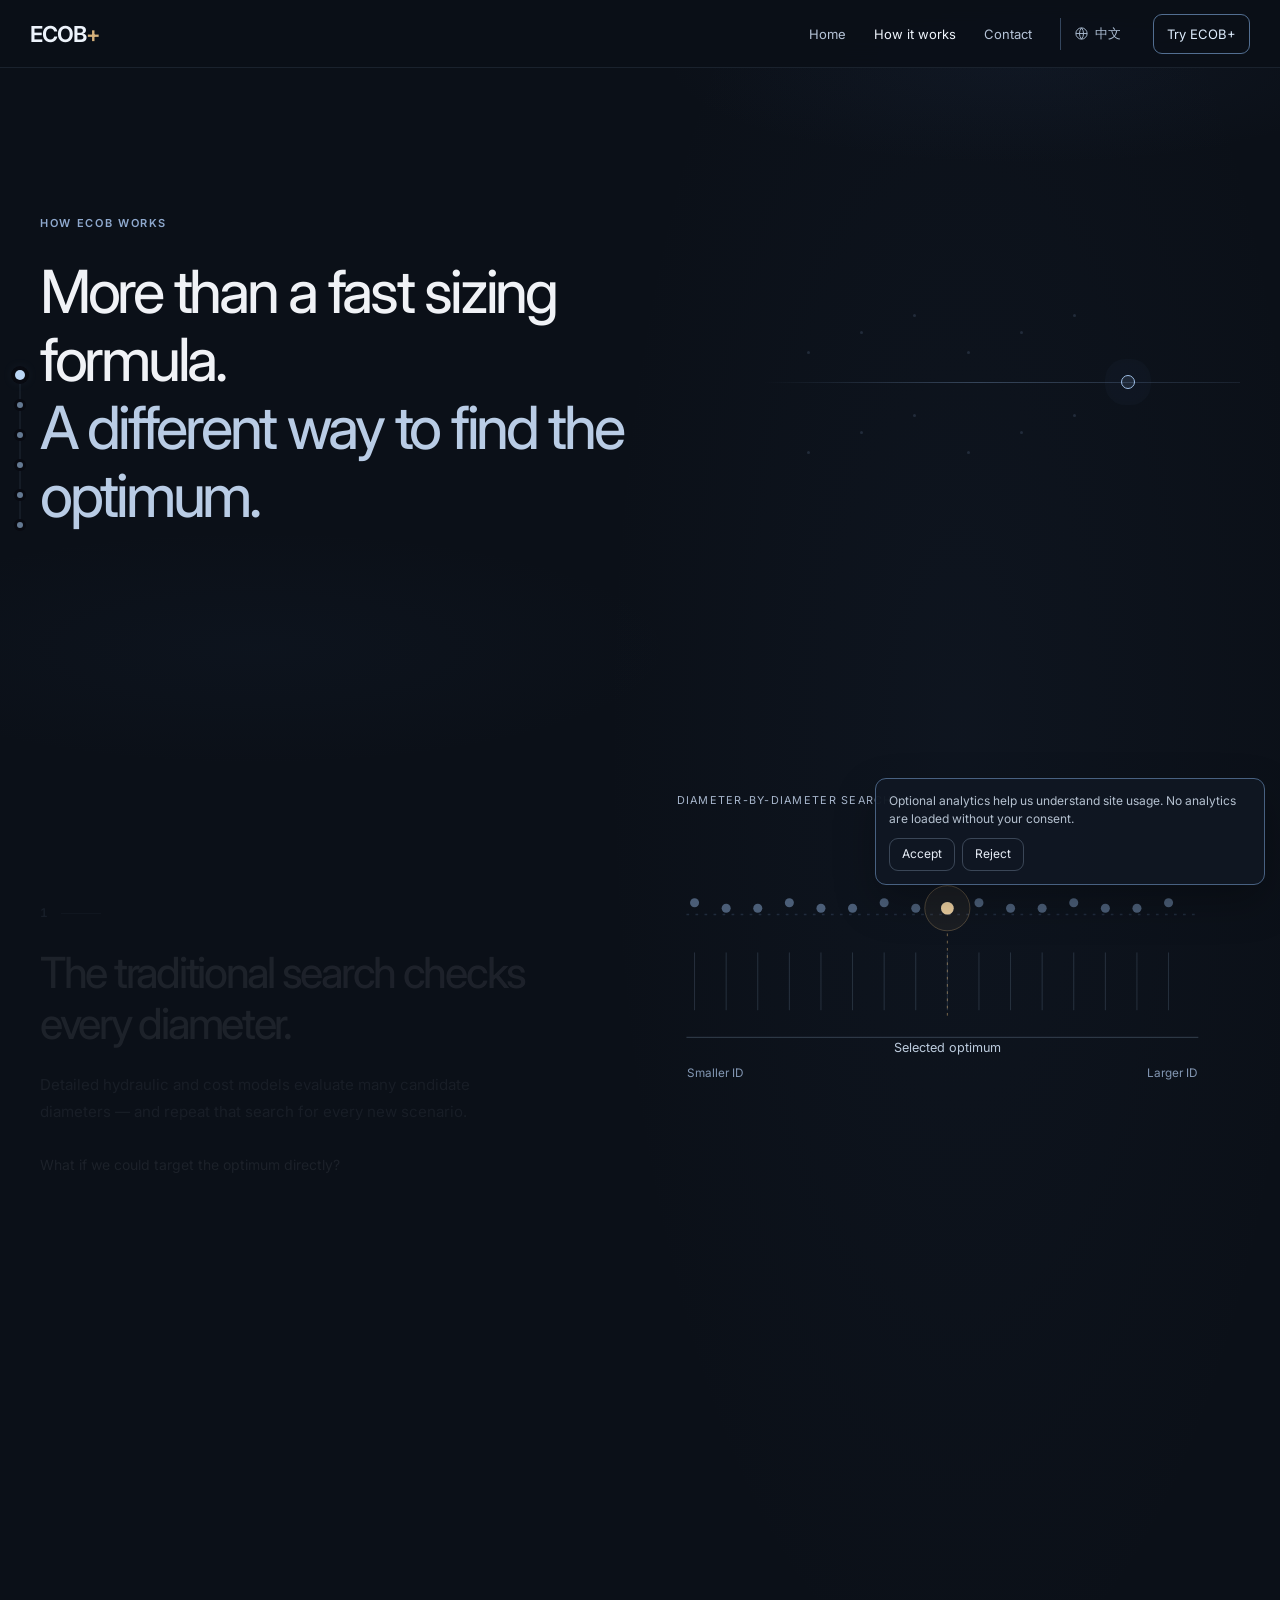
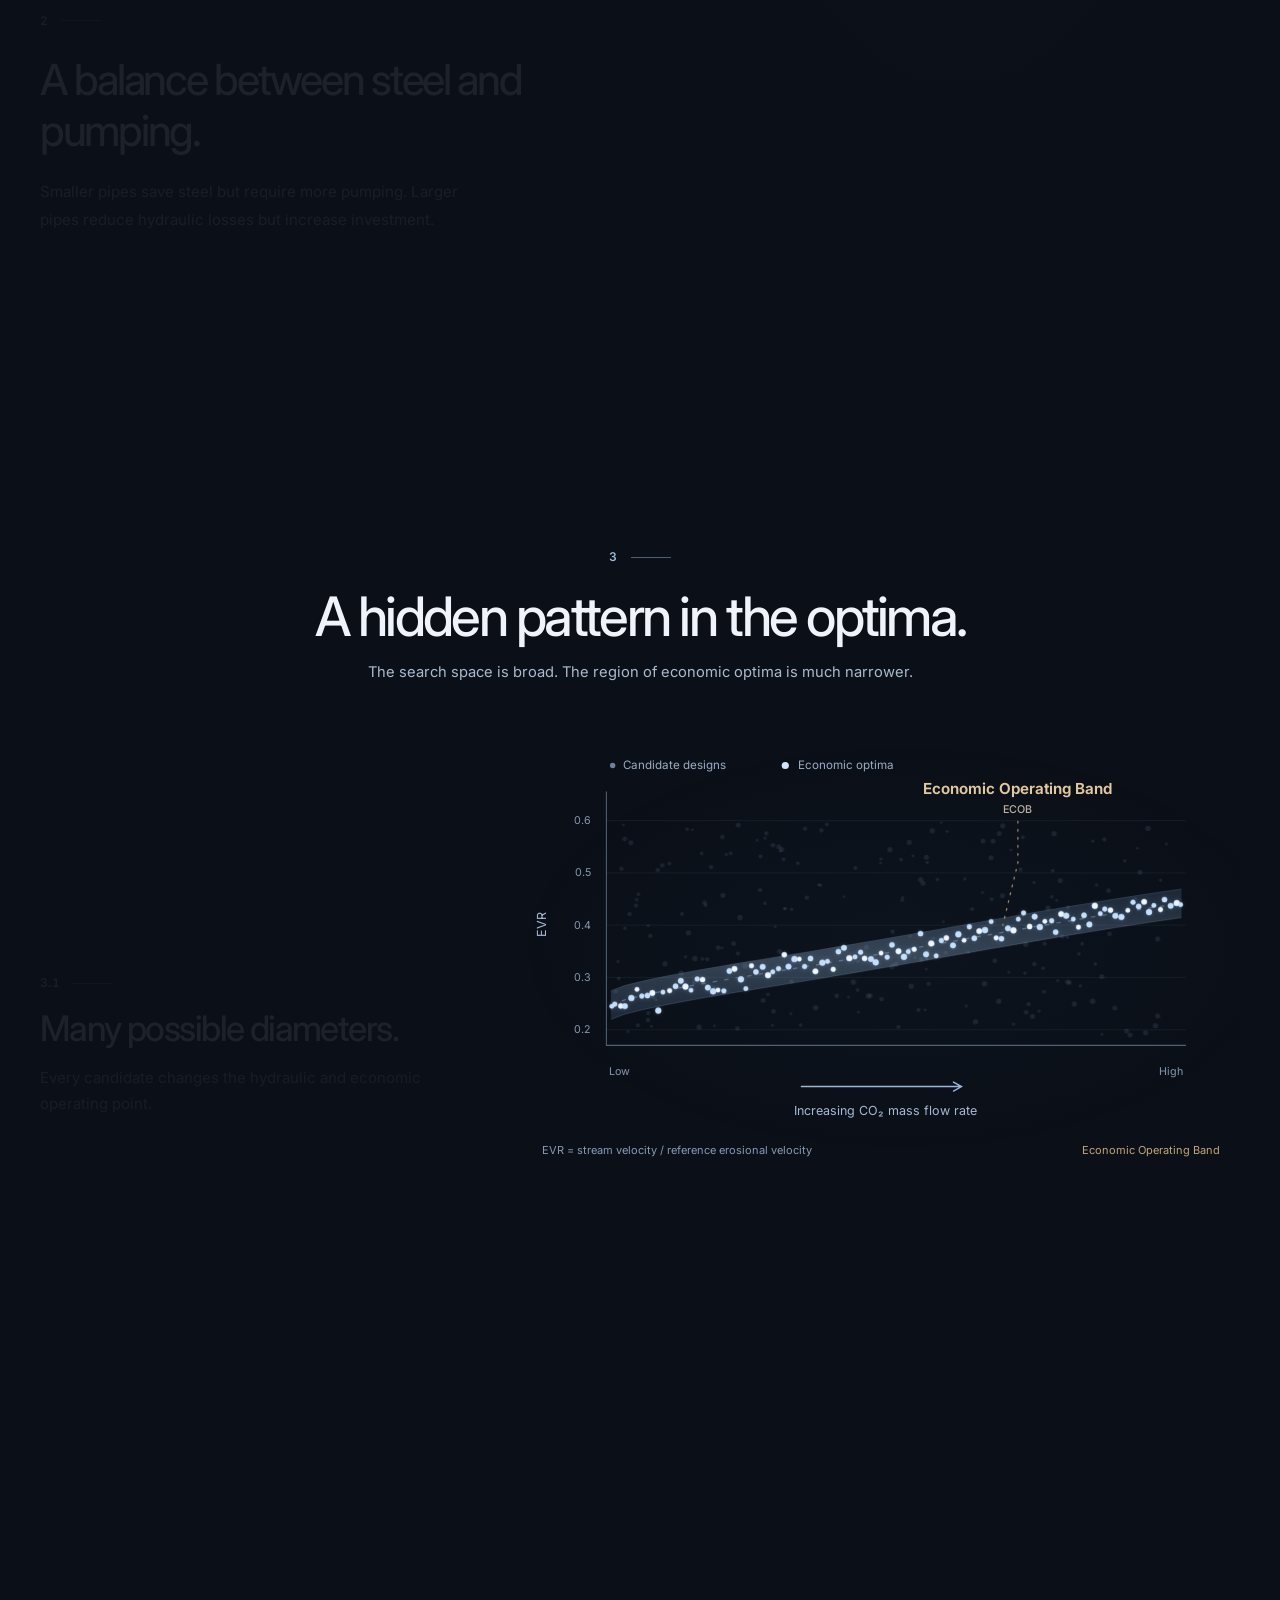
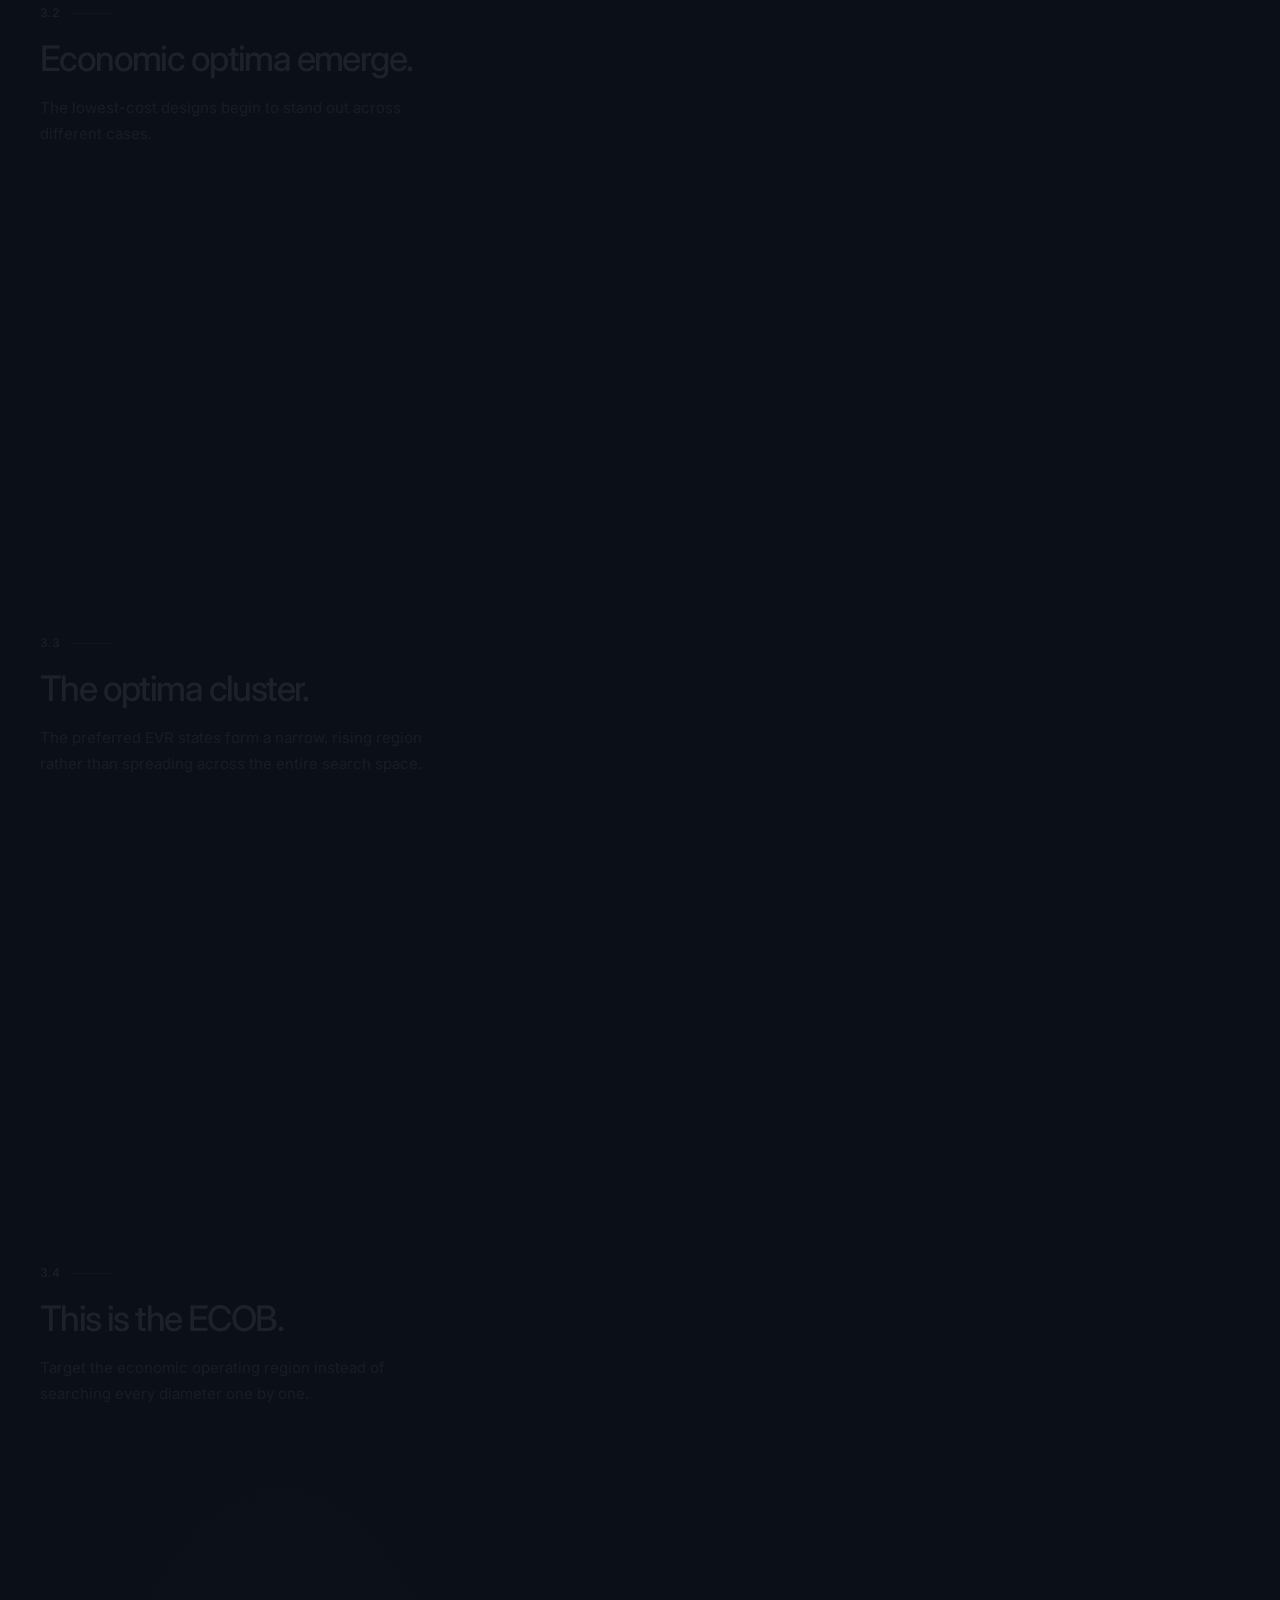
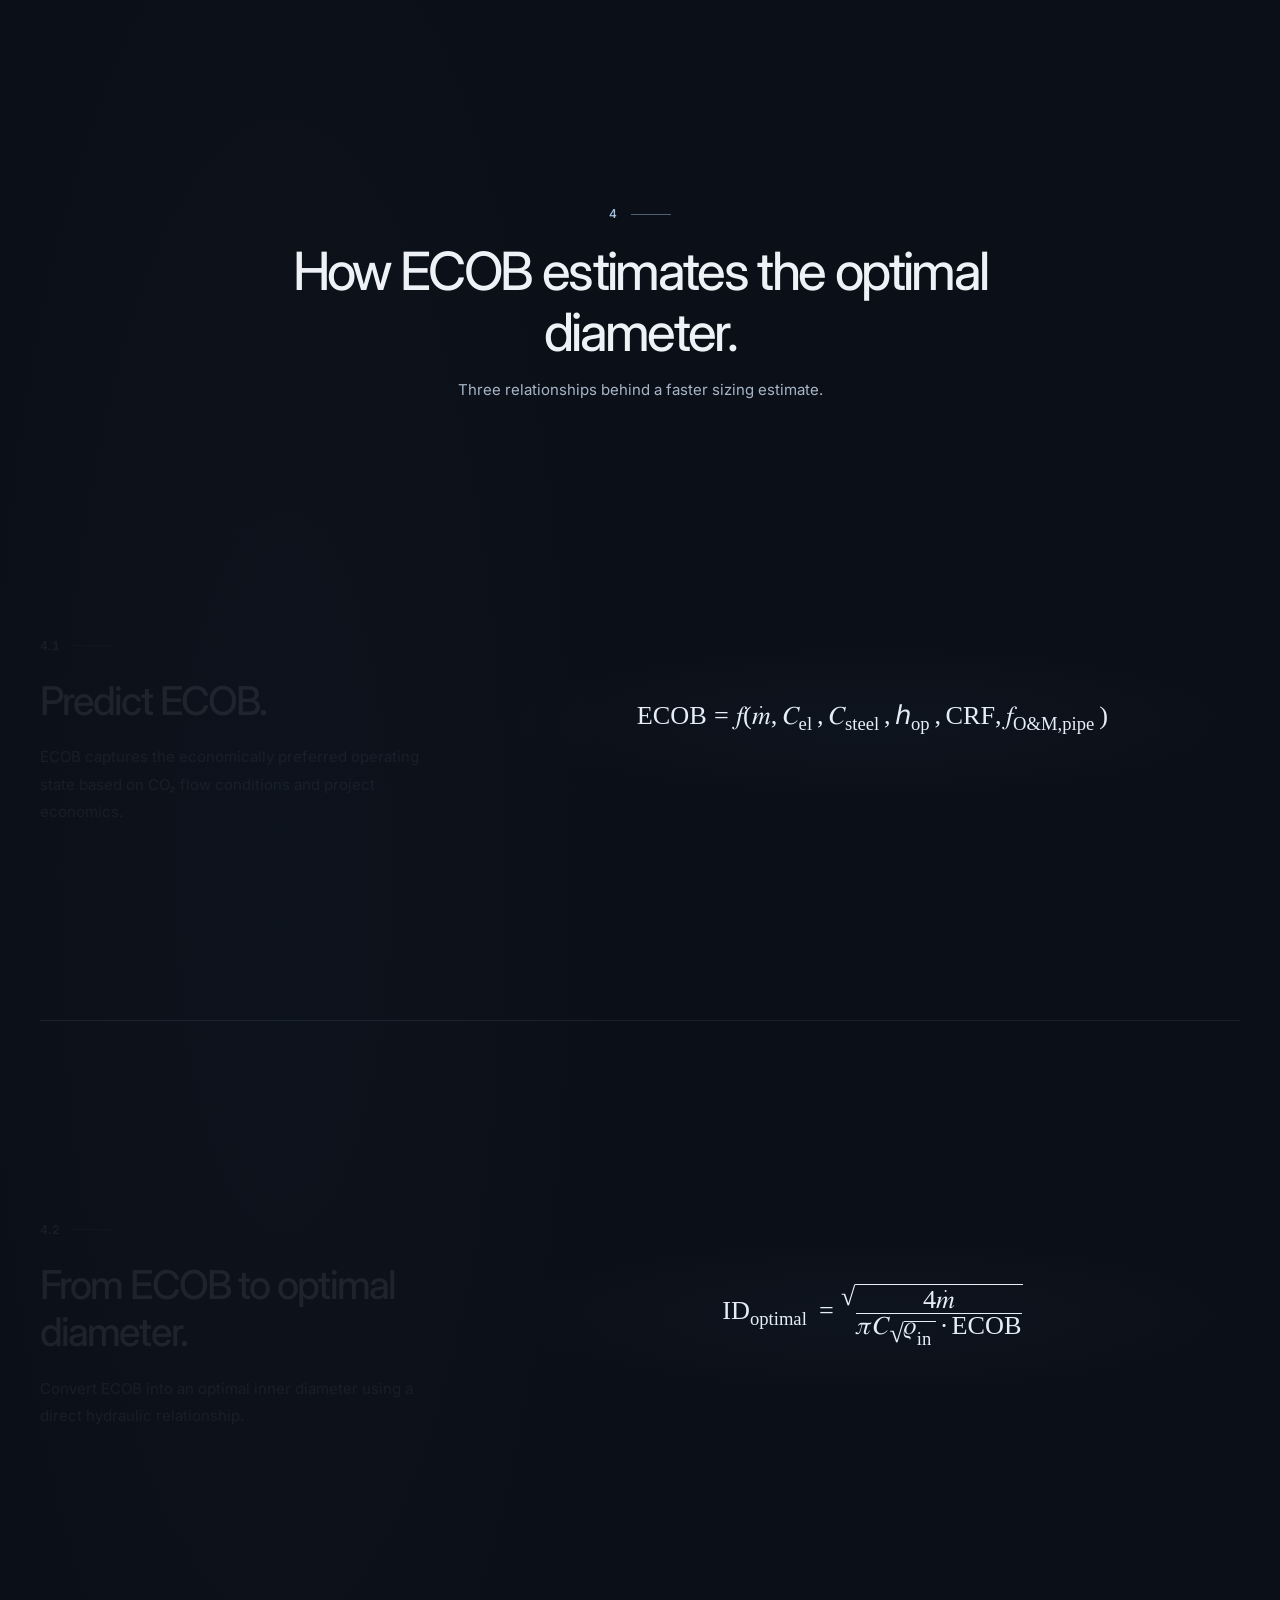
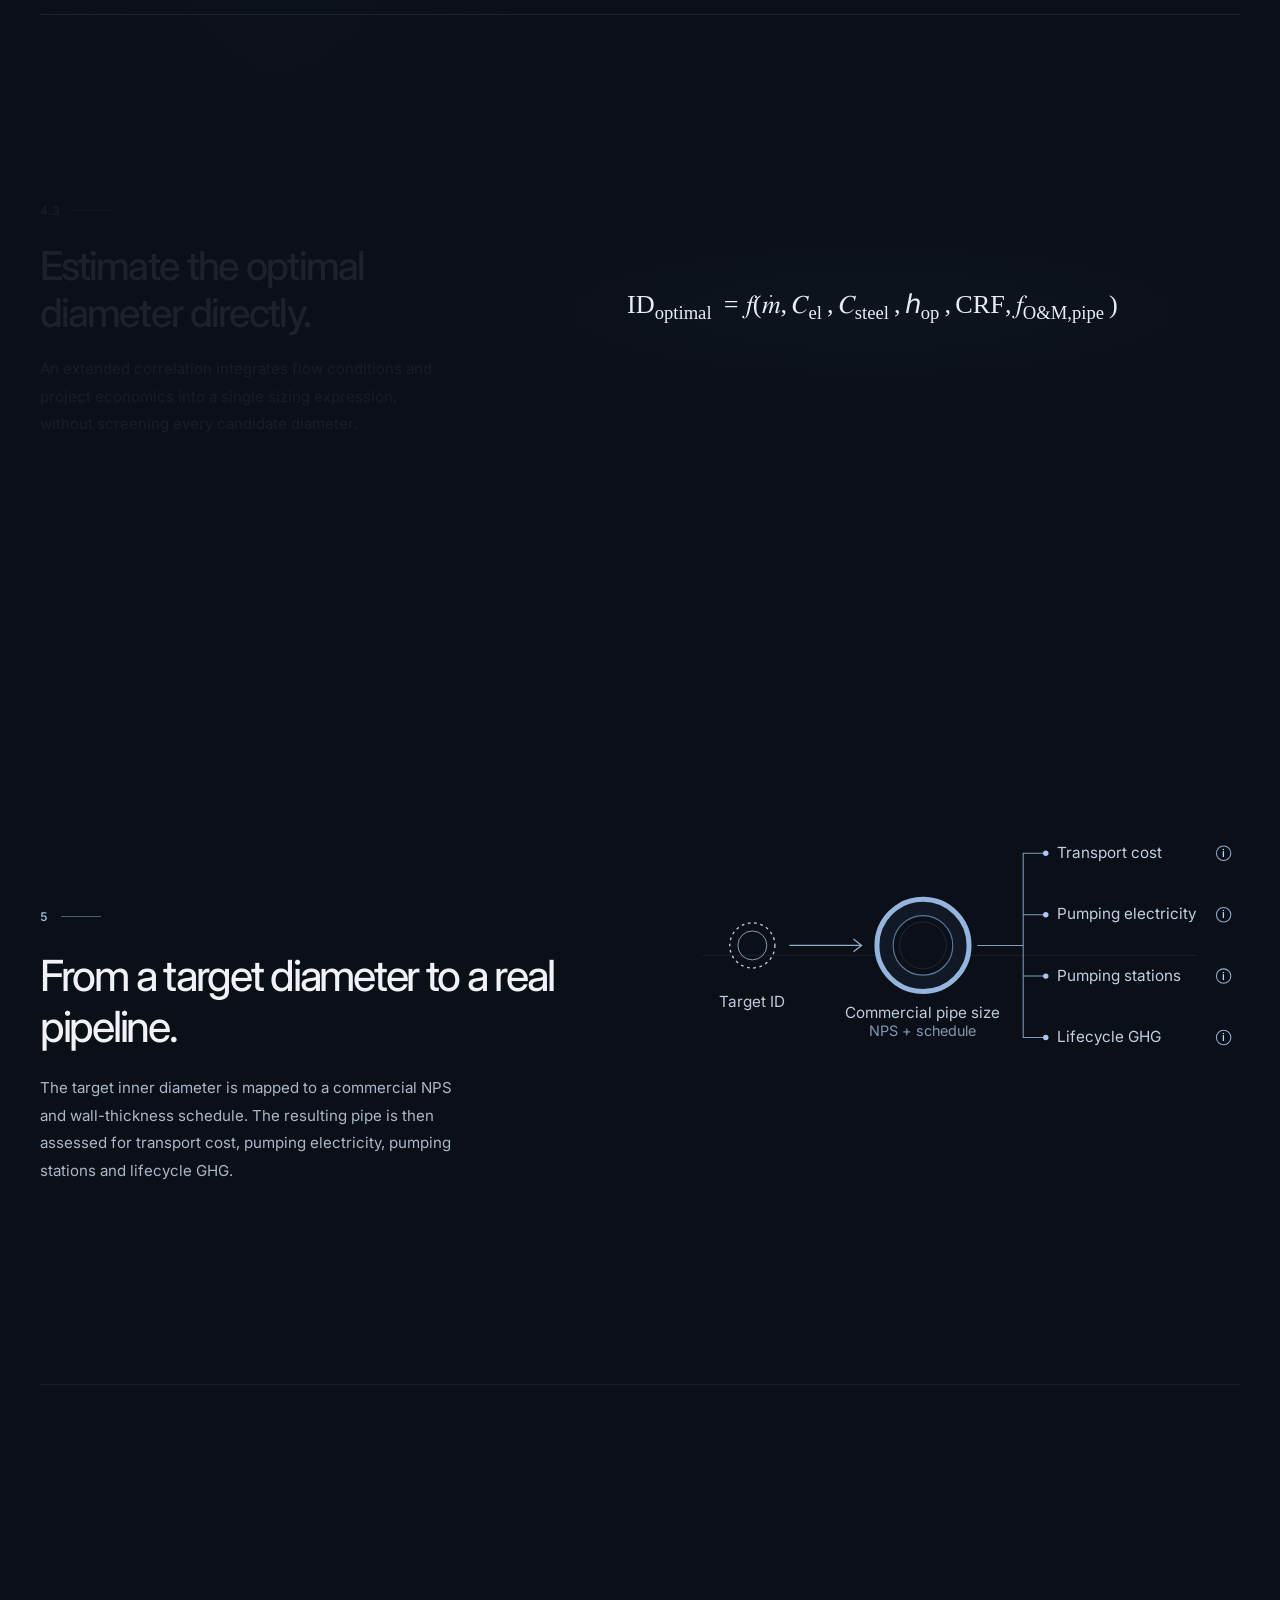
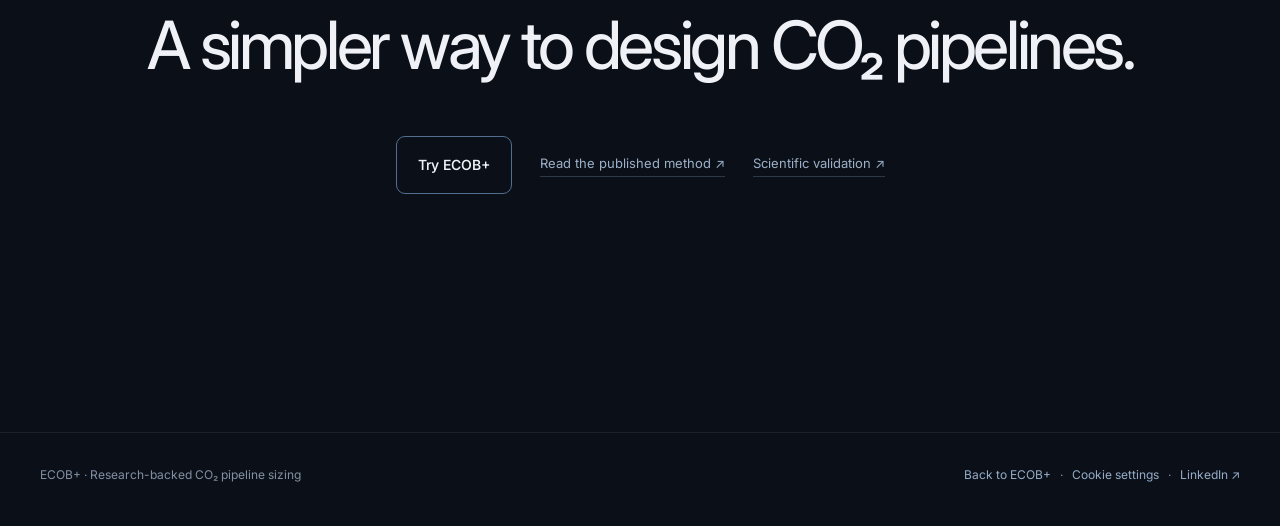
<file: how-it-works.html>
<!DOCTYPE html>

<html lang="en"><head><meta charset="utf-8"/><meta content="width=device-width, initial-scale=1" name="viewport"/>
<meta content="#08090f" name="theme-color"/>
<link rel="icon" href="data:image/svg+xml,%3Csvg xmlns='http://www.w3.org/2000/svg' viewBox='0 0 64 64'%3E%3Crect width='64' height='64' rx='14' fill='%2308090f'/%3E%3Ctext x='30' y='44' font-family='Arial,sans-serif' font-weight='800' font-size='34' text-anchor='middle' fill='%23fff'%3EE%3C/text%3E%3Ctext x='48' y='28' font-family='Arial,sans-serif' font-weight='800' font-size='22' text-anchor='middle' fill='%23e0a63a'%3E+%3C/text%3E%3C/svg%3E" />
<meta content="ECOB+" property="og:site_name"/>
<link rel="canonical" href="https://benjamin-gaox.github.io/ECOB/how-it-works.html"/>
<meta content="https://benjamin-gaox.github.io/ECOB/how-it-works.html" property="og:url"/>
<meta content="https://benjamin-gaox.github.io/ECOB/og-image.png" property="og:image"/>
<meta content="1200" property="og:image:width"/>
<meta content="630" property="og:image:height"/>
<meta content="ECOB+ — Rapid CO₂ pipeline sizing and cost screening" property="og:image:alt"/>
<meta content="summary_large_image" name="twitter:card"/>
<meta content="https://benjamin-gaox.github.io/ECOB/og-image.png" name="twitter:image"/>
<meta content="How ECOB Works | A different way to find the optimum" name="twitter:title"/>
<meta content="How ECOB moves from economic operating bands to a direct, explainable pipeline diameter estimate." name="twitter:description"/>
<meta content="Discover how ECOB turns the hydraulic–economic trade-off into a direct CO₂ pipeline diameter estimate." name="description"/>
<meta content="website" property="og:type"/><meta content="How ECOB Works | A different way to find the optimum" property="og:title"/>
<meta content="How ECOB moves from economic operating bands to a direct, explainable pipeline diameter estimate." property="og:description"/>
<title>How ECOB Works | ECOB+</title><link href="https://fonts.googleapis.com" rel="preconnect"/><link crossorigin="" href="https://fonts.gstatic.com" rel="preconnect"/>
<link href="https://fonts.googleapis.com/css2?family=Inter:wght@400;450;500;550;600;650;700&amp;display=swap" rel="stylesheet"/>
<style>
:root{--bg:#080a11;--text:#eff1f6;color-scheme:dark}
*{box-sizing:border-box}html{scroll-behavior:smooth;scroll-padding-top:85px}
body{margin:0;background:#080a11;color:#eff1f6;font-family:Inter,system-ui,-apple-system,"Segoe UI",Arial,sans-serif;font-synthesis:none;overflow-x:clip;line-height:1.55}
body:before{content:"";position:absolute;pointer-events:none;z-index:-1;inset:0 0 auto;min-height:100%;background:radial-gradient(ellipse 30% 12% at 80% 7%,rgba(64,92,143,.08),transparent 94%),radial-gradient(ellipse 35% 14% at 20% 72%,rgba(48,83,131,.05),transparent 94%)}
a{color:inherit}button{font:inherit}.wrap{width:min(1220px,calc(100% - 80px));margin:0 auto}
.skip{position:absolute;top:4px;left:-1000px;padding:12px;background:#fff;color:#111}.skip:focus{left:12px;z-index:200}
.nav{height:76px;position:sticky;top:0;z-index:80;border-bottom:1px solid rgba(160,184,213,.09);background:rgba(8,10,17,.91);backdrop-filter:blur(14px)}
.nav-inner{height:100%;display:flex;justify-content:space-between;align-items:center;gap:20px}
.brand{font-size:21px;letter-spacing:-.045em;text-decoration:none;font-weight:650;white-space:nowrap}.brand b{font-weight:550;color:#cba973}
.nav-links{display:flex;gap:28px;align-items:center}.nav-links a{color:#a5b2c2;font-size:13px;text-decoration:none;transition:color .22s}
.nav-links a:hover,.nav-links a[aria-current=page]{color:#f0f5fd}
.nav-links .nav-cta{padding:10px 14px;border:1px solid rgba(119,168,230,.48);border-radius:10px;background:rgba(60,105,165,.035);color:#dce8fa;transition:background .24s,transform .24s,box-shadow .24s,border-color .24s}
.nav-links .nav-cta:hover{border-color:#8db7ec;background:rgba(76,135,207,.10);transform:translateY(-2px);box-shadow:0 8px 20px rgba(43,96,167,.11)}
.footer{padding:33px 0 42px;border-top:1px solid rgba(160,184,213,.1);color:#8190a3;font-size:12px}
.footer>.wrap{display:flex;justify-content:space-between;gap:20px;flex-wrap:wrap}.footer a{color:#95acc8;text-decoration:none}.footer a:hover{color:#edf4ff}
.cookie{display:none;position:fixed;bottom:20px;left:20px;right:20px;max-width:460px;z-index:180;border:1px solid rgba(151,179,218,.25);border-radius:14px;background:rgba(16,20,29,.97);box-shadow:0 17px 40px rgba(0,0,0,.27);padding:17px;gap:14px;flex-direction:column}
.cookie p{margin:0;font-size:12px;color:#b5c1d0;line-height:1.6}.cookie-actions{display:flex;gap:10px}.cookie-actions button{border:1px solid rgba(160,181,211,.3);background:transparent;color:#e7edf7;border-radius:9px;padding:8px 15px;cursor:pointer}.cookie-actions button:hover{background:rgba(87,134,196,.15)}
@media(max-width:760px){.wrap{width:calc(100% - 36px)}.nav{height:67px}.nav-links{gap:14px}.nav-extra{display:none}.nav-links a{font-size:12px}.nav-links .nav-cta{padding:8px 10px}}
@media(max-width:350px){.brand{font-size:19px}.nav-links{gap:9px}.nav-links .nav-cta{padding:7px 9px}}
@media(prefers-reduced-motion:reduce){html{scroll-behavior:auto}.nav *{transition:none!important}}


/* v121 inline How ECOB Works — fully namespaced, preserves all calculator styling */
#how-it-works{--mh-bg:#090b12;--mh-blue:#a3c0e2;--mh-soft:#a6b2c1;--mh-dim:#7b8ba0;--mh-cream:#d9b98a;--mh-green:#79a793;background:transparent;color:#eef1f6;position:relative;border-top:1px solid rgba(168,183,203,.09);overflow:clip;scroll-margin-top:82px}
#how-it-works::before{content:"";position:absolute;inset:0;pointer-events:none;background:radial-gradient(ellipse 31% 13% at 75% 8%,rgba(58,87,132,.065),transparent 90%),radial-gradient(ellipse 29% 15% at 22% 67%,rgba(60,89,133,.04),transparent 90%);z-index:0}
#how-it-works>.wrap{position:relative;z-index:1}
#how-it-works .mh-intro{display:grid;grid-template-columns:1.15fr .85fr;gap:clamp(24px,6vw,85px);align-items:center;min-height:clamp(450px,70vh,680px);padding-top:95px;padding-bottom:80px}
#how-it-works .mh-intro-content{max-width:780px}
#how-it-works .mh-eyebrow{font-size:11px;letter-spacing:.15em;font-weight:600;color:#8fa9ce}
#how-it-works .mh-intro h1{font-size:clamp(36px,4.35vw,64px)!important;line-height:1.14!important;letter-spacing:-.055em!important;font-weight:450!important;margin:24px 0 25px!important;color:#f0f2f6!important;max-width:860px!important}
#how-it-works .mh-intro h1 em{font-style:normal;color:#b9cce5}
#how-it-works .mh-intro-content>p{font-size:clamp(15px,1.25vw,18px);line-height:1.82;color:#aab7c9;max-width:645px;margin:0}




#how-it-works .mh-intro-art{position:relative;height:200px;min-width:0;display:flex;align-items:center}
#how-it-works .mh-intro-line{width:100%;height:1px;background:linear-gradient(90deg,transparent 0%,rgba(136,170,214,.33) 45%,rgba(136,170,214,.11) 100%);position:absolute;top:50%}
#how-it-works .mh-intro-points{position:absolute;left:4%;right:29%;height:100%;display:grid;grid-template-columns:repeat(6,1fr);grid-template-rows:repeat(2,1fr);place-items:center;opacity:.7}
#how-it-works .mh-intro-points i{width:3px;height:3px;border-radius:50%;background:#88a7cf;opacity:calc(.18 + .06*var(--i,1))}
#how-it-works .mh-intro-points i:nth-child(3n){transform:translateY(-17px)}
#how-it-works .mh-intro-points i:nth-child(3n/**/+1){transform:translateY(20px)}
#how-it-works .mh-intro-node{position:absolute;left:75%;top:calc(50% - 7px);height:14px;width:14px;border:1px solid #9fbfe7;border-radius:50%;background:rgba(152,193,247,.13);box-shadow:0 0 0 16px rgba(111,155,217,.035),0 0 50px rgba(115,162,225,.13)}
#how-it-works .mh-grid{display:grid;grid-template-columns:minmax(0,1fr) minmax(0,1.13fr);gap:clamp(45px,6vw,110px);align-items:start}
#how-it-works .mh-chapters{min-width:0}
#how-it-works .mh-chapter{min-height:clamp(530px,82vh,820px);display:flex;align-items:center;opacity:.66;transition:opacity .5s ease;scroll-margin-top:92px}
#how-it-works .mh-chapter.mh-active{opacity:1}
#how-it-works .mh-chapter-inner{width:100%;max-width:520px;padding:62px 0}
#how-it-works .mh-kicker{font-size:11px!important;letter-spacing:.12em!important;color:#8ca1be!important;font-weight:550!important;margin:0 0 24px!important;display:flex;align-items:center;gap:15px}
#how-it-works .mh-kicker span{font-size:12px;color:#d8e3f1}
#how-it-works .mh-chapter h3{font-size:clamp(33px,3.35vw,51px)!important;font-weight:460!important;color:#f0f2f7!important;letter-spacing:-.053em!important;line-height:1.19!important;margin:0 0 22px!important}
#how-it-works .mh-chapter-copy{font-size:clamp(15px,1.18vw,17px)!important;color:#abb8c9!important;line-height:1.83!important;margin:0!important;max-width:530px}
#how-it-works .mh-ending{margin-top:27px!important;color:#dde7f2!important;font-size:14px!important;line-height:1.7!important}
#how-it-works .mh-footnote{margin:13px 0 0!important;font-size:12.5px!important;line-height:1.7!important;color:#7f94b0!important;max-width:490px}
#how-it-works .mh-visual-column{position:relative;align-self:stretch;min-width:0}
#how-it-works .mh-visual-sticky{position:sticky;top:calc(50vh - 240px);height:480px;width:100%;min-width:0;overflow:visible}
#how-it-works .mh-scene{position:absolute;inset:0;display:flex;align-items:center;justify-content:center;opacity:0;transform:translateY(12px);pointer-events:none;transition:opacity .16s linear,transform .16s linear;will-change:opacity,transform}
#how-it-works .mh-scene:first-child{opacity:1;transform:none}
#how-it-works .mh-scene svg,#how-it-works .mh-mobile-visual svg{width:100%;height:auto;display:block;overflow:visible}
#how-it-works svg text{font-family:Inter,system-ui,-apple-system,"Segoe UI",Arial,sans-serif}
#how-it-works svg .mh-axis{fill:none;stroke:rgba(135,150,174,.42);stroke-width:1.15}
#how-it-works svg .mh-grid{fill:none;stroke:rgba(133,153,182,.11);stroke-width:.8}
#how-it-works svg .mh-axis-label{fill:#8798ad;font-size:13px}
#how-it-works svg .mh-tick{fill:#8293a9;font-size:12px}
#how-it-works svg .mh-soft{fill:none;stroke:rgba(132,153,181,.35);stroke-width:1.1}
#how-it-works svg .mh-muted-flow{fill:none;stroke:#6584ad;stroke-opacity:.23;stroke-width:1.5;stroke-dasharray:3 7}
#how-it-works svg .mh-gold{fill:#a8b7cd;font-size:12px;letter-spacing:1.4px}
#how-it-works svg .mh-search-rail{stroke:#6f849e;stroke-opacity:.30;stroke-width:1}
#how-it-works svg .mh-search-dot{fill:#8aa9d3;fill-opacity:.5}
#how-it-works svg .mh-opt-halo{fill:#c8a66e;fill-opacity:.075;stroke:#cbaa72;stroke-opacity:.35;stroke-width:1}
#how-it-works svg .mh-opt{fill:#edd0a0}
#how-it-works svg .mh-guide{stroke:#ceaa71;stroke-opacity:.60;stroke-width:1;stroke-dasharray:3 5}
#how-it-works svg .mh-label{fill:#bccbdd;font-size:14px}
#how-it-works svg .mh-callout{fill:#d5bd95;font-size:14px;font-weight:550}
#how-it-works svg .mh-capex{fill:none;stroke:#81a5d4;stroke-width:2.5;stroke-linecap:round}
#how-it-works svg .mh-opex{fill:none;stroke:#78a994;stroke-width:2.5;stroke-linecap:round}
#how-it-works svg .mh-total{fill:none;stroke:#d5b17b;stroke-width:3.5;stroke-linecap:round}
#how-it-works svg .mh-legend{fill:#aab9ce;font-size:12.4px}
#how-it-works svg .mh-band{fill:#749cc5;fill-opacity:.13;stroke:#89afd9;stroke-opacity:.15;stroke-width:.75}
#how-it-works svg .mh-evr-purified{fill:#c3d9f5;stroke:#84a9d9;stroke-width:.6}
#how-it-works svg .mh-evr-raw{fill:#7b9ebd;stroke:#b9c9d8;stroke-width:.45}
#how-it-works svg .mh-source{font-size:11.5px;fill:#7890ad}
#how-it-works svg .mh-hint{fill:none;stroke:#cbb080;stroke-width:.9;stroke-dasharray:3 5;stroke-opacity:.6}
#how-it-works svg .mh-theory{fill:none;stroke:#b9cce0;stroke-dasharray:3 4;stroke-width:1.5}
#how-it-works svg .mh-theory-inner{fill:none;stroke:#91a9c3;stroke-width:1}
#how-it-works svg .mh-arrow{fill:none;stroke:#91abc9;stroke-width:1.45}
#how-it-works svg .mh-mapping-guide{stroke:#6d829f;stroke-opacity:.18;stroke-width:1}
#how-it-works svg .mh-pipe-outer{fill:#111927;stroke:#95b5df;stroke-width:5.5}
#how-it-works svg .mh-pipe-inner{fill:#0b0f17;stroke:#55789d;stroke-width:1.3}
#how-it-works svg .mh-pipe-shine{fill:none;stroke:#759bc0;stroke-width:.7;stroke-opacity:.28}
#how-it-works svg .mh-branch{fill:none;stroke:#859bb8;stroke-width:1.15}
#how-it-works svg .mh-branch-dot{fill:#a9c8ea}
#how-it-works svg .mh-result{fill:#c1d0e2;font-size:15px}

















#how-it-works .mh-mobile-visual{display:none}
#how-it-works .mh-outro{padding:92px 0 130px;border-top:1px solid rgba(151,175,209,.10);display:flex;justify-content:space-between;align-items:center;gap:30px}
#how-it-works .mh-outro>p{font-size:clamp(20px,2.45vw,34px)!important;line-height:1.4!important;max-width:550px;margin:0!important;color:#dde6f2!important;letter-spacing:-.028em}
#how-it-works .mh-outro-actions{display:flex;align-items:center;gap:24px;flex-wrap:wrap}
#how-it-works .mh-outline-cta{display:inline-flex;align-items:center;justify-content:center;gap:28px;white-space:nowrap;padding:15px 20px;color:#eef3fa;text-decoration:none;border:1px solid rgba(122,171,233,.50);background:rgba(43,88,143,.05);border-radius:13px;font-size:14px;font-weight:550;transition:background .25s,border-color .25s,box-shadow .25s,transform .25s}
#how-it-works .mh-outline-cta:hover{background:rgba(60,122,199,.11);border-color:#6ca8f6;box-shadow:0 7px 22px rgba(59,111,174,.13);transform:translateY(-2px)}
#how-it-works .mh-outline-cta span{color:#add0f6}
#how-it-works .mh-text-link{color:#9bb0c8;text-decoration:none;border-bottom:1px solid rgba(160,187,220,.24);padding-bottom:3px;font-size:13px;white-space:nowrap}
#how-it-works .mh-text-link:hover{color:#e9f3ff}
@media(max-width:1000px){
 #how-it-works .mh-intro{grid-template-columns:1fr .45fr;gap:15px}
 #how-it-works .mh-grid{gap:24px;grid-template-columns:minmax(0,1fr) minmax(0,1.05fr)}
 
 
 #how-it-works .mh-chapter h3{font-size:clamp(30px,3.7vw,43px)!important}
}
@media(max-width:760px){
 #how-it-works{scroll-margin-top:74px}
 #how-it-works .mh-intro{display:block;min-height:0;padding-top:85px;padding-bottom:50px}
 #how-it-works .mh-intro h1{font-size:clamp(35px,8.6vw,49px)!important;margin-top:15px!important;line-height:1.13!important}
 #how-it-works .mh-intro-content>p{font-size:15px;line-height:1.75}
 #how-it-works .mh-intro-art{height:62px;margin-top:20px;opacity:.7}
 #how-it-works .mh-intro-points{display:none}
 #how-it-works .mh-intro-node{left:79%}
 #how-it-works .mh-grid{display:block}
 #how-it-works .mh-chapter{display:block;min-height:0;opacity:1;transition:none;scroll-margin-top:78px}
 #how-it-works .mh-chapter-inner{padding:57px 0 67px;max-width:none;border-bottom:1px solid rgba(159,182,217,.09)}
 #how-it-works .mh-chapter h3{font-size:clamp(30px,7.45vw,43px)!important;line-height:1.2!important;margin:15px 0!important}
 #how-it-works .mh-kicker{font-size:10px!important;margin-bottom:14px!important}
 #how-it-works .mh-chapter-copy{font-size:14.7px!important;line-height:1.7!important}
 #how-it-works .mh-ending{font-size:13.5px!important;margin-top:18px!important}
 #how-it-works .mh-footnote{font-size:11.5px!important;margin-top:10px!important}
 #how-it-works .mh-visual-column{display:none}
 #how-it-works .mh-mobile-visual{display:flex;align-items:center;justify-content:center;margin:18px -8px -10px;min-width:0;overflow:visible}
 #how-it-works .mh-mobile-visual svg{width:100%;height:auto}
 
 
 
 
 
 #how-it-works .mh-outro{padding:65px 0 90px;display:block}
 #how-it-works .mh-outro>p{font-size:25px!important}
 #how-it-works .mh-outro-actions{margin-top:25px;gap:19px}
}
@media(max-width:360px){
 #how-it-works .mh-intro h1{font-size:33px!important}
 
 
 
 
 #how-it-works .mh-chapter h3{font-size:30px!important}
}
@media(prefers-reduced-motion:reduce){
 #how-it-works *{animation-duration:.01ms!important;transition-duration:.01ms!important}
 #how-it-works .mh-scene{transform:none!important}
}


/* v122 dedicated method experience */
#how-it-works{border:0;overflow:visible;background:transparent;--mh-blue:#a3c0e2}
#how-it-works>.wrap{z-index:1}
#how-it-works .mh-intro{min-height:clamp(500px,75vh,760px);padding-top:90px;padding-bottom:92px}
#how-it-works .mh-intro h1{font-size:clamp(41px,4.65vw,68px)!important}
#how-it-works .mh-chapter{min-height:clamp(570px,85vh,850px)}
#how-it-works .mh-visual-sticky{top:calc(50vh - 235px);height:470px}
#how-it-works .mh-chapter .mh-ending{font-size:14px!important}


#how-it-works svg .mh-evr-purified{fill:#b8d2f3;stroke:rgba(184,211,244,.2);stroke-width:.7}
#how-it-works svg .mh-evr-raw{fill:#6d96b5;stroke:rgba(109,150,181,.25);stroke-width:.65}
#how-it-works svg .mh-callout{fill:#e1c08e;font-weight:500;font-size:15px}
#how-it-works svg .mh-axis-label{fill:#8397b3}
#how-it-works svg .mh-tick{font-size:13px}
#how-it-works svg .mh-grid{stroke:rgba(136,157,190,.13)}
#how-it-works .mh-last-grid{margin-top:0}
#how-it-works .mh-last-grid .mh-chapter{opacity:1;min-height:clamp(560px,75vh,790px)}
#how-it-works .mh-last-grid .mh-static-scene{opacity:1!important;transform:none!important}
#how-it-works .mh-last-grid .mh-visual-column{height:auto}
#how-it-works .mh-outro{margin-top:0}



















#how-it-works .mh-outro{border-top:0}











@media(max-width:760px){
#how-it-works .mh-intro{min-height:0;padding-top:88px;padding-bottom:42px}








#how-it-works .mh-last-grid{margin-top:0}
#how-it-works .mh-last-grid .mh-visual-column{display:none}
#how-it-works .mh-last-grid .mh-chapter-inner{padding-top:80px}





}



/* v125: lighter concept-led EVR visualization */
#how-it-works .mh-chapter{min-height:clamp(495px,75vh,720px)}
#how-it-works .mh-intro{min-height:clamp(440px,70vh,700px)}
#how-it-works .mh-chapter-copy{max-width:440px}
#how-it-works .mh-footnote{display:none}


































@media(max-width:760px){
 #how-it-works .mh-chapter{min-height:0}
 
 
 
 
 
 
 
 
 
 
 
}


/* ECOB v126 | scroll-driven scientific narrative | no scroll snapping */
















































































/* v126 redesign — optima discovery and robust formula storyboard */
#how-it-works .ev2-story{position:relative;padding:100px 0 75px;scroll-margin-top:80px}
#how-it-works .ev2-heading{text-align:center;max-width:850px;margin:0 auto 34px}
#how-it-works .ev2-heading .mh-kicker{justify-content:center;margin-bottom:19px!important}
#how-it-works .ev2-heading h3{font-size:clamp(35px,4.25vw,62px);font-weight:480;line-height:1.12;letter-spacing:-.05em;margin:0 0 13px;color:#f0f3fa}
#how-it-works .ev2-heading>p:last-child{font-size:clamp(14px,1.15vw,17px);line-height:1.68;color:#aabace;margin:0 auto;max-width:670px}
#how-it-works .ev2-grid{display:grid;grid-template-columns:minmax(0,.76fr) minmax(0,1.24fr);gap:42px;align-items:stretch}
#how-it-works .ev2-step{display:flex;align-items:center;min-height:clamp(450px,70vh,660px);opacity:.36;transition:opacity .4s ease}
#how-it-works .ev2-step.is-current{opacity:1}
#how-it-works .ev2-step>div{max-width:440px}
#how-it-works .ev2-index{display:block;color:#c2a578;font-size:10px;letter-spacing:.16em;font-weight:650}
#how-it-works .ev2-step h4{font-size:clamp(27px,2.75vw,43px);font-weight:480;line-height:1.21;letter-spacing:-.045em;margin:15px 0 15px;color:#f0f4fb}
#how-it-works .ev2-step p{font-size:15px;line-height:1.72;color:#9dadc0;margin:0;max-width:390px}
#how-it-works .ev2-visual{position:relative;min-width:0}
#how-it-works .ev2-chart{position:sticky;top:calc(50vh - 225px);height:450px;min-width:0;display:flex;flex-direction:column;justify-content:center;background:radial-gradient(ellipse 54% 46% at 53% 51%,rgba(55,83,125,.055),transparent 100%)}
#how-it-works .ev2-svg{width:100%;height:auto;max-height:415px;display:block;overflow:visible}
#how-it-works .ev2-gridline{stroke:rgba(121,146,181,.11);stroke-width:1}
#how-it-works .ev2-axis{fill:none;stroke:rgba(140,162,190,.55);stroke-width:1.2}
#how-it-works .ev2-y-tick,#how-it-works .ev2-axis-note{fill:#8497b1;font-size:12px}
#how-it-works .ev2-axis-text{fill:#a5b9d3;font-size:14px}
#how-it-works .ev2-flow-arrow{fill:none;stroke:#9ab6d6;stroke-width:1.6;stroke-linecap:round}
#how-it-works .ev2-candidate{fill:#6e829d;opacity:.31}
#how-it-works .ev2-stage-1 .ev2-candidate-cloud,#how-it-works .ev2-stage-2 .ev2-candidate-cloud,#how-it-works .ev2-stage-3 .ev2-candidate-cloud{opacity:.59;transition:opacity .45s}
#how-it-works .ev2-opt{fill:#c4e0ff;stroke:#d8ebfd;stroke-width:.5;opacity:0;transform:translateY(var(--settle,7px)) scale(.55);transform-box:fill-box;transform-origin:center;transition:opacity .36s ease,transform .65s cubic-bezier(.22,.8,.24,1);filter:drop-shadow(0 0 3px rgba(157,201,255,.24))}
#how-it-works .ev2-stage-1 .ev2-opt-early{opacity:.92;transform:translateY(0) scale(1)}
#how-it-works .ev2-stage-2 .ev2-opt,#how-it-works .ev2-stage-3 .ev2-opt{opacity:1;transform:translateY(0) scale(1)}
#how-it-works .ev2-stage-2 .ev2-opt:nth-child(3n),#how-it-works .ev2-stage-3 .ev2-opt:nth-child(3n){fill:#eef6ff}
#how-it-works .ev2-band{fill:url(#ev2-ribbon-shading)}
#how-it-works .ev2-band-edge{stroke:#8cafcf;stroke-width:1;stroke-opacity:.24;fill:none}
#how-it-works .ev2-band-center{stroke:#a8c4e5;stroke-width:1.4;stroke-dasharray:5 8;stroke-opacity:.40;fill:none}
#how-it-works .ev2-reveal{width:0;transition:width 1.05s cubic-bezier(.2,.7,.2,1)}
#how-it-works .ev2-stage-3 .ev2-reveal{width:680px}
#how-it-works .ev2-band-label{opacity:0;transition:opacity .65s .35s}
#how-it-works .ev2-stage-3 .ev2-band-label{opacity:1}
#how-it-works .ev2-band-label path{stroke:#d6b589;stroke-width:1.4;stroke-dasharray:3 6;fill:none;opacity:.74}
#how-it-works .ev2-band-label text{fill:#e3c79e;font-size:17px;font-weight:650}
#how-it-works .ev2-band-label .ev2-band-label-small{font-size:12px;font-weight:500;fill:#bcb19e}
#how-it-works .ev2-legend text{fill:#9aacc3;font-size:13px}
#how-it-works .ev2-candidate-legend{fill:#6e829d}
#how-it-works .ev2-opt-legend{fill:#d2e5fb;opacity:.45;transition:opacity .45s}
#how-it-works .ev2-stage-1 .ev2-opt-legend,#how-it-works .ev2-stage-2 .ev2-opt-legend,#how-it-works .ev2-stage-3 .ev2-opt-legend{opacity:1}
#how-it-works .ev2-chart-bottom{display:flex;align-items:center;justify-content:space-between;gap:12px;margin:0 20px;color:#879ab2;font-size:11px}
#how-it-works .ev2-stage-label{color:#c2a578;font-size:11px}
#how-it-works .ev2-disclaimer{margin:14px 0 0;color:#798ba2;font-size:11px;line-height:1.65;text-align:center}





















@media(max-width:980px){#how-it-works .ev2-grid{grid-template-columns:minmax(0,.74fr) minmax(0,1.26fr);gap:22px}}
@media(max-width:760px){
 #how-it-works .ev2-story{padding:75px 0 45px}
 #how-it-works .ev2-heading{text-align:left;margin-bottom:15px}
 #how-it-works .ev2-heading .mh-kicker{justify-content:flex-start}
 #how-it-works .ev2-heading h3{font-size:clamp(30px,7.4vw,43px)}
 #how-it-works .ev2-heading>p:last-child{font-size:13.5px}
 #how-it-works .ev2-grid{display:grid;grid-template-columns:minmax(0,1fr);gap:0}
 #how-it-works .ev2-visual,#how-it-works .ev2-texts{grid-column:1;grid-row:1;min-width:0}
 #how-it-works .ev2-visual{z-index:2;pointer-events:none}
 #how-it-works .ev2-chart{top:70px;height:clamp(215px,43vh,330px);justify-content:flex-start;padding:4px 0 0;background:rgba(8,10,17,.96);border-bottom:1px solid rgba(153,172,200,.09)}
 #how-it-works .ev2-svg{max-height:270px;width:100%}
 #how-it-works .ev2-chart-bottom{font-size:9px;margin:0 2px;gap:5px}
 #how-it-works .ev2-stage-label{font-size:9px;text-align:right}
 #how-it-works .ev2-texts{padding-top:clamp(230px,44vh,345px);z-index:1;pointer-events:none}
 #how-it-works .ev2-step{min-height:clamp(260px,50vh,410px);align-items:flex-start;padding-top:30px;opacity:.35}
 #how-it-works .ev2-step h4{font-size:25px;margin:8px 0}
 #how-it-works .ev2-step p{font-size:13px;line-height:1.5}
 #how-it-works .ev2-disclaimer{font-size:10px;text-align:left}
 
 
 
 
 
 
 
 
 
 
 
 
 
 
}
@media(max-width:400px){
 
 #how-it-works .ev2-svg{max-height:235px}
 #how-it-works .ev2-chart{height:235px}
 #how-it-works .ev2-texts{padding-top:245px}
}
@media(prefers-reduced-motion:reduce){#how-it-works .ev2-opt,#how-it-works .ev2-reveal,#how-it-works .ev2-step{transition:none!important}}

@media(max-width:760px){
 #how-it-works .ev2-chart{background:#080a11!important}
 
 
 
 
 #how-it-works #mh-step-5 .mh-mobile-visual{margin-left:0!important;margin-right:0!important;width:100%!important;max-width:100%!important}
}



/* === v127: Formula storyboard, each stage in normal flow; no sticky scene/step overlay. === */































/* Formula animation: independent sections, never overlapping. Content stays readable without JS. */

/* EVR: make reveal/label legible before the visitor scrolls past. */
#how-it-works .ev2-band-label{transition:opacity .32s ease!important}
#how-it-works .ev2-reveal{transition:width .65s cubic-bezier(.2,.7,.2,1)!important}
#how-it-works .ev2-mobile-svg{display:none}
@media(max-width:760px){
 
 
 
 
 
 
 
 
 
 
 
 
 
 
 
 
 
 #how-it-works .ev2-desktop-svg{display:none}
 #how-it-works .ev2-mobile-svg{display:block;max-height:none!important;width:100%;height:auto;overflow:visible}
 #how-it-works .ev2-mobile-svg .ev2-axis-text{font-size:16px}
 #how-it-works .ev2-mobile-svg .ev2-y-tick,#how-it-works .ev2-mobile-svg .ev2-axis-note{font-size:15px}
 #how-it-works .ev2-mobile-svg .ev2-legend text{font-size:15px}
 #how-it-works .ev2-mobile-svg .ev2-band-label text{font-size:16px}
 #how-it-works .ev2-stage-3 .ev2-mobile-clip{width:305px}
 #how-it-works .ev2-chart{height:auto;min-height:0;top:68px;max-height:none}
 #how-it-works .ev2-svg{max-height:none}
 #how-it-works .ev2-texts{padding-top:clamp(240px,67vw,310px)}
 #how-it-works .ev2-chart-bottom{flex-wrap:wrap;margin:0 6px 8px;gap:4px;font-size:11px}
 #how-it-works .ev2-stage-label{font-size:11px}
}
@media(max-width:400px){
 
 
 
 
 #how-it-works .ev2-chart{top:65px}
}

@media(prefers-reduced-motion:reduce){
 #how-it-works .ev2-opt,#how-it-works .ev2-reveal,#how-it-works .ev2-band-label{transition:none!important;transform:none!important}
}

/* v127 mobile polish after real-browser screenshot review */
@media(max-width:760px){
  
  
  
  #how-it-works .ev2-mobile-svg .ev2-band{fill:url(#ev2-mobile-gradient)!important}
  .cookie{position:relative!important;left:auto!important;right:auto!important;bottom:auto!important;max-width:calc(100% - 38px)!important;width:100%;margin:20px auto 12px!important;box-shadow:none!important;z-index:1!important}
}

/* v130: minimal, transparent formula storytelling. No panels; original layout elsewhere is untouched. */
#mh-step-4.fx4-story{padding:92px 0 100px;background:transparent;color:#eef1f7;position:relative;scroll-margin-top:76px;overflow:clip}
#mh-step-4 .fx4-intro{text-align:center;max-width:860px;margin:0 auto 24px}
#mh-step-4 .fx4-intro .mh-kicker{justify-content:center;margin:0 0 17px!important}
#mh-step-4 .fx4-intro h3{font-size:clamp(35px,4.12vw,56px);font-weight:460;letter-spacing:-.05em;line-height:1.16;margin:0 0 14px;color:#eef2f7}
#mh-step-4 .fx4-intro p:last-child{font-size:15px;line-height:1.7;color:#a7b5c9;max-width:640px;margin:0 auto}
#mh-step-4 .fx4-stages{max-width:1220px}
#mh-step-4 .fx4-stage{position:relative;display:grid;grid-template-columns:minmax(0,.82fr) minmax(0,1.18fr);gap:clamp(34px,5.2vw,82px);align-items:center;min-height:clamp(430px,66svh,640px);padding:75px 0 83px;border-bottom:1px solid rgba(153,177,205,.11);scroll-margin-top:83px}
#mh-step-4 .fx4-stage:last-child{border-bottom:none}
#mh-step-4 .fx4-stage-copy{max-width:470px;min-width:0}
#mh-step-4 .fx4-eyebrow{font-size:11px;letter-spacing:.13em;font-weight:600;color:#bfa47f;line-height:1.5;margin:0 0 23px}
#mh-step-4 .fx4-stage h4{font-size:clamp(32px,3.1vw,46px);letter-spacing:-.048em;font-weight:475;line-height:1.18;margin:0 0 19px;color:#f0f3f8}
#mh-step-4 .fx4-stage-copy>p:last-child{font-size:clamp(15px,1.12vw,17px);line-height:1.83;color:#a4b3c7;margin:0;max-width:440px}
#mh-step-4 .fx4-stage-visual{position:relative;min-width:0;display:flex;align-items:center;justify-content:center;min-height:160px;padding:10px 0;color:#e8eff9}
#mh-step-4 .fx4-stage-visual::before{content:"";position:absolute;inset:0;pointer-events:none;background:radial-gradient(ellipse 60% 58% at 50% 52%,rgba(74,104,153,.047),transparent 85%)}
#mh-step-4 .fx4-equation{position:relative;max-width:100%;width:100%;display:flex;flex-direction:column;align-items:center;justify-content:center;gap:6px;color:#e5eefb;font-family:"Cambria Math","STIX Two Math","Latin Modern Math",serif}
#mh-step-4 .fx4-equation math{font-family:"Cambria Math","STIX Two Math","Latin Modern Math",serif;color:#e5edf9;font-size:clamp(26px,2.6vw,38px);max-width:100%;}
#mh-step-4 .fx4-function-row{display:flex;justify-content:center;align-items:center;gap:0;max-width:100%;white-space:nowrap}
#mh-step-4 .fx4-function-row.second{padding-left:min(10%,64px)}
#mh-step-4 .fx4-direct-math{display:block;max-width:100%;}
#mh-step-4 .fx4-equation .fx4-math-piece{font-size:clamp(21px,2.02vw,28px);}
@media(prefers-reduced-motion:no-preference){
 #mh-step-4.fx4-animate .fx4-stage-copy,#mh-step-4.fx4-animate .fx4-stage-visual{transition:opacity .55s cubic-bezier(.22,.75,.2,1),transform .65s cubic-bezier(.22,.75,.2,1);}
 #mh-step-4.fx4-animate .fx4-stage:not(.fx4-inview) .fx4-stage-copy{opacity:.43;transform:translate3d(0,12px,0)}
 #mh-step-4.fx4-animate .fx4-stage:not(.fx4-inview) .fx4-stage-visual{opacity:.35;transform:translate3d(0,15px,0)}
 #mh-step-4.fx4-animate .fx4-stage.fx4-inview .fx4-stage-copy,#mh-step-4.fx4-animate .fx4-stage.fx4-inview .fx4-stage-visual{opacity:1;transform:none}
 #mh-step-4.fx4-animate .fx4-stage .fx4-stage-visual{transition-delay:75ms}
}
@media(max-width:1150px) and (min-width:761px){
 #mh-step-4 .fx4-stage{grid-template-columns:minmax(0,.78fr) minmax(0,1.22fr);gap:28px}
 #mh-step-4 .fx4-stage h4{font-size:clamp(28px,3.25vw,39px)}
 #mh-step-4 .fx4-equation math{font-size:clamp(25px,2.65vw,32px)}
}
@media(max-width:760px){
 #mh-step-4.fx4-story{padding:66px 0 55px}
 #mh-step-4 .fx4-intro{text-align:left;margin-bottom:5px}
 #mh-step-4 .fx4-intro .mh-kicker{justify-content:flex-start}
 #mh-step-4 .fx4-intro h3{font-size:clamp(31px,7.6vw,42px)}
 #mh-step-4 .fx4-intro p:last-child{font-size:14px}
 #mh-step-4 .fx4-stage{grid-template-columns:minmax(0,1fr);gap:29px;min-height:0;padding:71px 0 83px}
 #mh-step-4 .fx4-stage-copy{max-width:560px}
 #mh-step-4 .fx4-eyebrow{font-size:10px;margin-bottom:15px}
 #mh-step-4 .fx4-stage h4{font-size:clamp(27px,6.7vw,37px);margin-bottom:12px}
 #mh-step-4 .fx4-stage-copy>p:last-child{font-size:14.5px;line-height:1.72}
 #mh-step-4 .fx4-stage-visual{min-height:130px;padding:12px 0 16px}
 #mh-step-4 .fx4-equation math{font-size:clamp(22px,5.8vw,27px)}
 #mh-step-4 .fx4-function-row.second{padding-left:0}
 #mh-step-4 .fx4-function-row{white-space:normal}
}
@media(max-width:360px){
 #mh-step-4 .fx4-function-row math{font-size:22px!important}
}
@media(max-height:650px) and (min-width:761px){
 #mh-step-4 .fx4-stage{min-height:0;padding-top:73px;padding-bottom:83px}
}
@media(prefers-reduced-motion:reduce){
 #mh-step-4 .fx4-stage-copy,#mh-step-4 .fx4-stage-visual{opacity:1!important;transform:none!important;transition:none!important}
}


/* v131 targeted fixes: single-line symbolic formulas; restore engineering two-column layout. */
#mh-step-4 .fx4-stage{grid-template-columns:minmax(0,.72fr) minmax(0,1.28fr);gap:clamp(28px,4vw,62px)}
#mh-step-4 .fx4-function{display:block;max-width:100%;width:100%;overflow-x:auto;overflow-y:hidden;white-space:nowrap;text-align:center;scrollbar-width:thin;scrollbar-color:rgba(129,160,199,.33) transparent}
#mh-step-4 .fx4-function .fx4-inline-math{display:inline-block!important;width:max-content;max-width:none!important;white-space:nowrap;vertical-align:middle}
#mh-step-4 .fx4-equation :is(.fx4-inline-math, .fx4-direct-math){font-size:clamp(18px,2.05vw,30px)!important}
#how-it-works #mh-engineering-grid{align-items:center;position:relative}
#how-it-works #mh-engineering-grid .mh-visual-column{min-width:0;overflow:clip}
#how-it-works #mh-engineering-grid .mh-visual-sticky{max-width:100%;}
#how-it-works #mh-engineering-grid svg{max-width:100%;height:auto}
#how-it-works #mh-engineering-grid .mh-chapter{opacity:1}
#how-it-works #mh-engineering-grid svg .mh-label{font-size:19px}
#how-it-works #mh-engineering-grid svg .mh-axis-label{font-size:16px}
#how-it-works #mh-engineering-grid svg .mh-result{font-size:19px}
@media(min-width:761px) and (max-width:1100px){
 #mh-step-4 .fx4-stage{grid-template-columns:minmax(0,.66fr) minmax(0,1.34fr);gap:24px}
 #mh-step-4 .fx4-equation :is(.fx4-inline-math, .fx4-direct-math){font-size:clamp(16px,1.92vw,22px)!important}
}
@media(max-width:760px){
 #mh-step-4 .fx4-stage{grid-template-columns:minmax(0,1fr);gap:29px}
 #mh-step-4 .fx4-function{scrollbar-width:thin;text-align:left;padding-bottom:8px}
 #mh-step-4 .fx4-equation :is(.fx4-inline-math, .fx4-direct-math){font-size:clamp(19px,4.6vw,23px)!important}
 #how-it-works #mh-engineering-grid{display:block}
 #how-it-works #mh-engineering-grid .mh-visual-column{display:none}
 #how-it-works #mh-engineering-grid .mh-mobile-visual{overflow:hidden}
 #how-it-works #mh-engineering-grid .mh-mobile-visual svg .mh-label{font-size:23px}
 #how-it-works #mh-engineering-grid .mh-mobile-visual svg .mh-axis-label{font-size:20px}
 #how-it-works #mh-engineering-grid .mh-mobile-visual svg .mh-result{font-size:23px}
}
@media(max-width:360px){
 #mh-step-4 .fx4-equation :is(.fx4-inline-math, .fx4-direct-math){font-size:15px!important}
}
@media(min-width:761px) and (max-height:620px){
 #how-it-works #mh-engineering-grid .mh-visual-sticky{height:min(420px,calc(100vh - 112px));top:max(86px,calc(50vh - 210px))}
}

/* v132 small polish: no new panels, no diagram or formula changes */


@media(min-width:761px){
 .cookie{left:18px!important;right:auto!important;bottom:18px!important;max-width:355px!important;padding:12px 14px!important;gap:10px!important}
 .cookie p{font-size:11px;line-height:1.5}
 .cookie-actions button{font-size:12px;padding:6px 12px}
}

/* v132 mobile continuity: one separator and a consistent chapter top inset */
@media(max-width:760px){
 #how-it-works #mh-engineering-grid .mh-chapter-inner{border-bottom:0;padding-top:58px}
}

/* v133: minimal chapter progress rail; never changes underlying chapter geometry. */
.method-progress-rail{
  position:fixed;z-index:48;top:50%;left:clamp(5px,calc((100vw - 1220px)/2 - 34px),40px);
  transform:translateY(-50%);opacity:0;visibility:hidden;pointer-events:none;
  transition:opacity .3s ease,visibility .3s ease;
}
.method-progress-rail.is-visible{opacity:1;visibility:visible;pointer-events:auto}
.method-progress-rail-inner{position:relative;display:flex;flex-direction:column;align-items:center;gap:2px;padding:4px 0}
.method-progress-rail-inner::before{content:"";position:absolute;left:50%;top:20px;bottom:20px;width:1px;background:rgba(121,153,194,.18);transform:translateX(-50%);pointer-events:none}
.method-progress-rail-fill{position:absolute;left:50%;top:20px;height:calc((100% - 40px)*var(--method-rail-progress,0));width:1px;background:rgba(165,195,236,.70);transform:translateX(-50%);pointer-events:none;transition:height .18s linear}
.method-progress-rail a{position:relative;display:grid;place-items:center;width:30px;height:28px;border-radius:50%;text-decoration:none;outline-offset:1px}
.method-progress-rail a::before{content:"";display:block;width:6px;height:6px;background:#647992;border-radius:50%;box-shadow:0 0 0 3px #080a11;transition:width .25s, height .25s,background .25s,box-shadow .25s}
.method-progress-rail a:hover::before,.method-progress-rail a:focus-visible::before{width:8px;height:8px;background:#a8c5e8}
.method-progress-rail a.is-current::before{width:10px;height:10px;background:#bbd7f6;box-shadow:0 0 0 4px #080a11,0 0 14px rgba(156,195,246,.19)}
.method-progress-rail a:focus-visible{outline:1px solid #8db7e6}
.method-progress-rail .method-rail-tip{position:absolute;top:50%;left:calc(100% + 13px);transform:translate(0,-50%) translateY(3px);border:1px solid rgba(145,173,211,.17);border-radius:7px;background:rgba(15,20,30,.95);padding:7px 10px;white-space:nowrap;color:#d5e3f4;font-size:11px;font-weight:500;letter-spacing:.015em;opacity:0;visibility:hidden;pointer-events:none;transition:opacity .2s,transform .2s,visibility .2s}
.method-progress-rail a:hover .method-rail-tip,.method-progress-rail a:focus-visible .method-rail-tip{opacity:1;visibility:visible;transform:translateY(-50%)}
@media(max-width:1120px){.method-progress-rail{display:none!important}}
@media(prefers-reduced-motion:reduce){.method-progress-rail,.method-progress-rail *{transition:none!important}}

/* v133: centered concluding scene, exactly the original text and links. */
#how-it-works .mh-outro{
  min-height:clamp(440px,72svh,760px);padding:120px 20px 136px;
  display:flex;flex-direction:column;align-items:center;justify-content:center;gap:0;
  text-align:center;max-width:1220px;margin:0 auto;
  border-top:1px solid rgba(154,179,213,.10);
  scroll-margin-top:76px;
}
#how-it-works .mh-outro>p{
  max-width:1080px;margin:0 auto!important;
  font-size:clamp(42px,5.2vw,76px)!important;line-height:1.18!important;
  font-weight:450;letter-spacing:-.052em;color:#eff1f6!important;
  text-wrap:balance;
}
#how-it-works .mh-outro-actions{margin:51px 0 0;display:flex;flex-wrap:wrap;align-items:center;justify-content:center;gap:22px 28px}
#how-it-works .mh-outro .mh-outline-cta{padding:15px 21px;border-radius:12px;min-height:58px}
#how-it-works .mh-outro .mh-text-link{font-size:13px}
@media(min-width:761px) and (max-height:600px){
  #how-it-works .mh-outro{min-height:560px;padding-top:74px;padding-bottom:90px}
  #how-it-works .mh-outro>p{font-size:clamp(39px,4.5vw,60px)!important}
}
@media(max-width:760px){
  #how-it-works .mh-outro{min-height:460px;padding:100px 6px 105px;display:flex;gap:0}
  #how-it-works .mh-outro>p{font-size:clamp(32px,8vw,48px)!important;line-height:1.21!important;letter-spacing:-.045em}
  #how-it-works .mh-outro-actions{margin-top:36px;gap:19px 24px}
  #how-it-works .mh-outro .mh-outline-cta{min-height:52px}
}
@media(max-width:390px){
  #how-it-works .mh-outro>p{font-size:clamp(30px,8.2vw,36px)!important}
  #how-it-works .mh-outro-actions{gap:17px}
}
@media(prefers-reduced-motion:no-preference){
 #how-it-works .mh-outro.mh-outro-ready>p,
 #how-it-works .mh-outro.mh-outro-ready .mh-outro-actions{
   opacity:.18;transform:translateY(14px);
   transition:opacity .66s cubic-bezier(.22,.7,.2,1),transform .7s cubic-bezier(.22,.7,.2,1);
 }
 #how-it-works .mh-outro.mh-outro-ready.is-inview>p,
 #how-it-works .mh-outro.mh-outro-ready.is-inview .mh-outro-actions{opacity:1;transform:none}
 #how-it-works .mh-outro.mh-outro-ready .mh-outro-actions{transition-delay:.1s}
}

</style><style id="ecob-consistency-method">
/* ECOB+ shared interface foundations — 2026-11. Only presentation, no model changes. */
:root{--ecob-bg:#0b1018;--ecob-surface:#101723;--ecob-heading:#edf3fb;--ecob-text:#dfe9f5;--ecob-secondary:#aabbd1;--ecob-accent:#b4d5ff;--ecob-line:#34465e;--ecob-gold:#d5b17b;--ecob-ease:cubic-bezier(.22,.82,.24,1)}
html{scroll-padding-top:82px}
body{font-family:Inter,ui-sans-serif,system-ui,-apple-system,"Segoe UI",Arial,sans-serif!important;background:var(--ecob-bg)!important;color:var(--ecob-heading)}
:where(a,button,input,select,textarea,summary):focus-visible{outline:2px solid #a5cefb!important;outline-offset:3px}
@media(prefers-reduced-motion:reduce){html{scroll-behavior:auto!important}}

.nav{height:68px!important;background:rgba(11,16,24,.97)!important;border-bottom-color:rgba(138,168,207,.12)!important}
.nav .wrap.nav-inner{max-width:1220px;width:calc(100% - 48px);padding:0}
.nav-inner{height:68px!important}
.brand{font-size:22px!important;font-weight:650!important;letter-spacing:-.048em!important}
.brand b{color:var(--ecob-gold)!important;font-weight:600}
.nav-links a{color:#b6c4d8;font-size:13px}
.nav-links .nav-cta{border:1px solid #526e91!important;border-radius:9px!important;background:transparent!important;color:#dfeeff!important;padding:9px 13px!important;box-shadow:none!important}
.nav-links .nav-cta:hover{background:#182840!important;border-color:#87b5eb!important}
#how-it-works{--mh-bg:#0b1018!important;--mh-blue:#b4d5ff!important}
#mh-step-4.fx4-story{background:transparent!important}
.method-progress-rail a[aria-current="location"],.method-progress-rail a.is-current{color:var(--ecob-accent)}
.cookie{background:rgba(16,23,35,.97)!important;border-color:#486181!important}
/* Same lower-right compact consent placement as Homepage and Calculator. */
#cookie.cookie{position:fixed!important;left:auto!important;right:15px!important;bottom:15px!important;width:min(390px,calc(100vw - 30px))!important;max-width:390px!important;margin:0!important;padding:13px!important;border-radius:11px!important;z-index:180!important}
#cookie.cookie p{font-size:12px!important;line-height:1.5!important}
#cookie.cookie .cookie-actions{gap:7px}
@media(max-width:760px){.nav{height:68px!important}.nav .wrap.nav-inner{width:calc(100% - 34px)}.nav-links{gap:12px}.nav-links .nav-cta{padding:8px 10px!important}}
@media(max-width:380px){.nav-links{gap:8px}.brand{font-size:20px!important}}
</style>
<style id="method-local-refinements">
/* Local method refinements: original SVG geometry and palette retained. */
#how-it-works :is(.mh-kicker,.ev2-index,.fx4-eyebrow){display:flex;align-items:center;gap:12px;letter-spacing:.04em;font-variant-numeric:tabular-nums;color:#a3c0e2!important;font-size:12px!important;font-weight:550;}
#how-it-works :is(.mh-kicker,.ev2-index,.fx4-eyebrow)::after{content:"";width:40px;height:1px;background:rgba(163,192,226,.45);flex:0 0 40px;}
#how-it-works .mh-kicker span{color:inherit}
#how-it-works .mh-chapter,#how-it-works .ev2-step{opacity:1;transition:none}
#how-it-works .mh-scene{transform:none;transition:none;will-change:opacity}
#how-it-works .mh-outro .mh-outline-cta{border:1px solid #526e91;background:transparent;border-radius:9px;box-shadow:none;text-decoration:none}
#how-it-works .mh-outro .mh-outline-cta:hover{background:#182840;border-color:#87b5eb;box-shadow:none}
#how-it-works #mh-engineering-grid .mh-static-scene{pointer-events:auto}
#how-it-works #mh-engineering-grid svg .mh-result{font-size:17px}
#how-it-works #mh-engineering-grid svg .mh-label{font-size:17px}
#how-it-works #mh-engineering-grid .mh-output-info{cursor:pointer;outline:none}
#how-it-works #mh-engineering-grid .mh-info-hit{fill:transparent;stroke:transparent}
#how-it-works #mh-engineering-grid .mh-info-ring{fill:none;stroke:#8daed2;stroke-width:1.15}
#how-it-works #mh-engineering-grid .mh-info-letter{font-size:12px;fill:#b4d5ff;font-weight:550}
#how-it-works #mh-engineering-grid .mh-output-info:is(:hover,:focus-visible,[aria-expanded=true]) .mh-info-ring{stroke:#dbeaff;fill:#243b56}
#how-it-works #mh-engineering-grid .mh-output-info:focus-visible .mh-info-hit{stroke:#a5cefb}
.mh-mobile-info{display:none}
.mh-info-panel[hidden],.mh-info-panel [hidden]{display:none!important}
.mh-info-panel{position:fixed;z-index:150;width:min(342px,calc(100vw - 24px));max-height:calc(100dvh - 24px);overflow:auto;padding:17px 19px;border:1px solid #34465e;border-radius:10px;background:#101723;color:#c4d2e3;box-shadow:0 12px 38px #0006;font-size:13px;line-height:1.6}
.mh-info-panel h4{font-size:15px;color:#b4d5ff;margin:0 24px 12px 0;font-weight:600}
.mh-info-panel p{margin:8px 0}.mh-info-panel strong{color:#e1eaf6;font-weight:600}
.mh-info-panel .mh-info-unit{color:#9db7d4;margin:12px 0 0;font-size:12px}
.mh-info-close{position:absolute;right:9px;top:7px;width:30px;height:30px;cursor:pointer;border:0;background:transparent;color:#aabbd1;font-size:22px;line-height:1}
.mh-info-formula{display:flex;flex-direction:column;align-items:center;gap:5px;text-align:center;margin:14px 0;font-family:Cambria Math,Georgia,serif;color:#e3eaf5;font-size:13px}
.mh-info-frac{display:flex;flex-direction:column}.mh-info-frac>span:first-child{border-bottom:1px solid #7d95b2;padding:0 4px 4px}.mh-info-frac>span:last-child{padding-top:4px}
@media(max-width:760px){
 .nav .wrap.nav-inner{width:calc(100% - 24px);gap:10px}.nav-links{gap:10px;min-width:0}.nav-links a{white-space:nowrap;font-size:11px}.nav-links .nav-cta{padding:7px 8px!important}.brand{font-size:20px!important}
 #how-it-works #mh-engineering-grid .mh-mobile-visual svg .mh-label{font-size:17px} #how-it-works #mh-engineering-grid .mh-mobile-visual svg .mh-result{font-size:17px}
 #how-it-works #mh-engineering-grid .mh-mobile-visual .mh-info-ring,#how-it-works #mh-engineering-grid .mh-mobile-visual .mh-info-letter{display:none}
 .mh-mobile-info{display:grid;grid-template-columns:repeat(2,minmax(0,1fr));gap:4px 12px;margin:6px 0 0}
 .mh-mobile-info button{display:flex;align-items:center;justify-content:space-between;text-align:left;gap:4px;border:0;border-bottom:1px solid #34465e;background:transparent;color:#c1d0e2;font-size:12px;min-height:44px;padding:8px 0;cursor:pointer}.mh-mobile-info button span{font-size:16px;color:#b4d5ff}
}
@media(max-width:350px){.nav .wrap.nav-inner{width:calc(100% - 16px);gap:7px}.nav-links{gap:6px}.nav-links a{font-size:10px}.nav-links .nav-cta{padding:6px!important}.brand{font-size:18px!important}}
@media(prefers-reduced-motion:reduce){#how-it-works .mh-scene{transition:none!important}}
</style>
<link rel="stylesheet" href="i18n/i18n.css?v=20261127-qa2">
<script defer src="i18n/common.js?v=20261127-qa2"></script>
<script defer src="i18n/method.js?v=20261127-qa2"></script>
<script defer src="i18n/i18n.js?v=20261127-qa2"></script>
</head>
<body><a class="skip" href="#how-it-works">Skip to method</a><header class="nav"><div class="wrap nav-inner"><a aria-label="ECOB+ home" class="brand" href="index.html">ECOB<b>+</b></a>
<nav aria-label="Main navigation" class="nav-links"><a href="index.html">Home</a><a aria-current="page" class="nav-method" href="how-it-works.html">How it works</a><a href="calculator.html#toolkit">Contact</a><a class="nav-cta" href="calculator.html#calculator">Try ECOB+</a></nav></div></header>
<nav class="method-progress-rail" id="method-progress-rail" aria-label="How it works: jump to chapter">
 <div class="method-progress-rail-inner">
  <span aria-hidden="true" class="method-progress-rail-fill"></span>
  <a href="#mh-step-1" aria-label="1 · The conventional approach"><span class="method-rail-tip" aria-hidden="true">1 · Conventional search</span></a>
  <a href="#mh-step-2" aria-label="2 · The trade-off"><span class="method-rail-tip" aria-hidden="true">2 · The trade-off</span></a>
  <a href="#mh-step-3" aria-label="3 · ECOB discovery"><span class="method-rail-tip" aria-hidden="true">3 · ECOB discovery</span></a>
  <a href="#mh-step-4" aria-label="4 · From insight to equation"><span class="method-rail-tip" aria-hidden="true">4 · Equations</span></a>
  <a href="#mh-step-5" aria-label="5 · Engineering realization"><span class="method-rail-tip" aria-hidden="true">5 · Engineering</span></a>
  <a href="#method-conclusion" aria-label="Conclusion"><span class="method-rail-tip" aria-hidden="true">Conclusion</span></a>
 </div>
</nav>
<main><section aria-label="How the ECOB method works" class="ecob-method" id="how-it-works">
<div class="wrap mh-intro"><div class="mh-intro-content"><span class="mh-eyebrow">HOW ECOB WORKS</span>
<h1>More than a fast sizing formula.<br/><em>A different way to find the optimum.</em></h1>

</div><div aria-hidden="true" class="mh-intro-art"><div class="mh-intro-line"></div><div class="mh-intro-points"><i></i><i></i><i></i><i></i><i></i><i></i><i></i><i></i><i></i><i></i><i></i><i></i></div><span class="mh-intro-node"></span></div></div>
<div class="wrap mh-grid" id="method-story"><div class="mh-chapters"><article class="mh-chapter" data-mh-step="1" id="mh-step-1">
<div class="mh-chapter-inner"><p class="mh-kicker"><span>1</span></p><h3>The traditional search checks every diameter.</h3>
<p class="mh-chapter-copy">Detailed hydraulic and cost models evaluate many candidate diameters — and repeat that search for every new scenario.</p><p class="mh-ending">What if we could target the optimum directly?</p>
<div class="mh-mobile-visual"><svg aria-label="Conventional diameter screening across many candidates before selecting the economic optimum" role="img" viewbox="0 0 660 420" xmlns="http://www.w3.org/2000/svg"><text class="mh-gold" x="36" y="68">DIAMETER-BY-DIAMETER SEARCH</text>
<path class="mh-soft" d="M47 326 H614"></path><path class="mh-muted-flow" d="M47 190 H610"></path>
<path class="mh-search-rail" d="M56.0 232 V296"></path><circle class="mh-search-dot" cx="56.0" cy="177.0" r="5" style="--ord:0"></circle><path class="mh-search-rail" d="M91.0 232 V296"></path><circle class="mh-search-dot" cx="91.0" cy="183.0" r="5" style="--ord:1"></circle><path class="mh-search-rail" d="M126.0 232 V296"></path><circle class="mh-search-dot" cx="126.0" cy="183.0" r="5" style="--ord:2"></circle><path class="mh-search-rail" d="M161.0 232 V296"></path><circle class="mh-search-dot" cx="161.0" cy="177.0" r="5" style="--ord:3"></circle><path class="mh-search-rail" d="M196.0 232 V296"></path><circle class="mh-search-dot" cx="196.0" cy="183.0" r="5" style="--ord:4"></circle><path class="mh-search-rail" d="M231.0 232 V296"></path><circle class="mh-search-dot" cx="231.0" cy="183.0" r="5" style="--ord:5"></circle><path class="mh-search-rail" d="M266.0 232 V296"></path><circle class="mh-search-dot" cx="266.0" cy="177.0" r="5" style="--ord:6"></circle><path class="mh-search-rail" d="M301.0 232 V296"></path><circle class="mh-search-dot" cx="301.0" cy="183.0" r="5" style="--ord:7"></circle><path class="mh-search-rail" d="M336.0 232 V296"></path><circle class="mh-search-dot" cx="336.0" cy="183.0" r="7" style="--ord:8"></circle><path class="mh-search-rail" d="M371.0 232 V296"></path><circle class="mh-search-dot" cx="371.0" cy="177.0" r="5" style="--ord:9"></circle><path class="mh-search-rail" d="M406.0 232 V296"></path><circle class="mh-search-dot" cx="406.0" cy="183.0" r="5" style="--ord:10"></circle><path class="mh-search-rail" d="M441.0 232 V296"></path><circle class="mh-search-dot" cx="441.0" cy="183.0" r="5" style="--ord:11"></circle><path class="mh-search-rail" d="M476.0 232 V296"></path><circle class="mh-search-dot" cx="476.0" cy="177.0" r="5" style="--ord:12"></circle><path class="mh-search-rail" d="M511.0 232 V296"></path><circle class="mh-search-dot" cx="511.0" cy="183.0" r="5" style="--ord:13"></circle><path class="mh-search-rail" d="M546.0 232 V296"></path><circle class="mh-search-dot" cx="546.0" cy="183.0" r="5" style="--ord:14"></circle><path class="mh-search-rail" d="M581.0 232 V296"></path><circle class="mh-search-dot" cx="581.0" cy="177.0" r="5" style="--ord:15"></circle><circle class="mh-opt-halo" cx="336" cy="183" r="25"></circle><circle class="mh-opt" cx="336" cy="183" r="7"></circle>
<path class="mh-guide" d="M336 211 V307"></path>
<text class="mh-label" text-anchor="middle" x="336" y="342">Selected optimum</text>
<text class="mh-axis-label" x="48" y="370">Smaller ID</text><text class="mh-axis-label" text-anchor="end" x="613" y="370">Larger ID</text></svg></div></div></article><article class="mh-chapter" data-mh-step="2" id="mh-step-2">
<div class="mh-chapter-inner"><p class="mh-kicker"><span>2</span></p><h3>A balance between steel and pumping.</h3>
<p class="mh-chapter-copy">Smaller pipes save steel but require more pumping. Larger pipes reduce hydraulic losses but increase investment.</p>
<div class="mh-mobile-visual"><svg aria-label="Schematic physically consistent component costs: pipeline capital cost increases with diameter, pumping operating cost decreases, their sum has a minimum" role="img" viewbox="0 0 660 420" xmlns="http://www.w3.org/2000/svg"><g class="mh-chart-legend"><path class="mh-capex" d="M298 46 H326"></path><text class="mh-legend" x="337" y="50">Pipe CAPEX</text>
<path class="mh-opex" d="M422 46 H450"></path><text class="mh-legend" x="461" y="50">Pumping</text>
<path class="mh-total" d="M536 46 H564"></path><text class="mh-legend" x="576" y="50">Total</text></g>
<path class="mh-axis" d="M64 83 V328 H609"></path>
<text class="mh-axis-label" text-anchor="middle" transform="rotate(-90 34 207)" x="34" y="207">Relative cost</text>
<text class="mh-axis-label" text-anchor="middle" x="336" y="379">Pipe inner diameter</text>
<path class="mh-capex" d="M64.00 270.54 L70.41 269.27 L76.82 267.99 L83.24 266.70 L89.65 265.40 L96.06 264.10 L102.47 262.78 L108.88 261.46 L115.29 260.13 L121.71 258.80 L128.12 257.45 L134.53 256.10 L140.94 254.74 L147.35 253.37 L153.76 251.99 L160.18 250.60 L166.59 249.21 L173.00 247.81 L179.41 246.40 L185.82 244.99 L192.24 243.56 L198.65 242.13 L205.06 240.69 L211.47 239.25 L217.88 237.79 L224.29 236.33 L230.71 234.86 L237.12 233.39 L243.53 231.91 L249.94 230.42 L256.35 228.92 L262.76 227.41 L269.18 225.90 L275.59 224.38 L282.00 222.86 L288.41 221.32 L294.82 219.78 L301.24 218.24 L307.65 216.68 L314.06 215.12 L320.47 213.55 L326.88 211.98 L333.29 210.40 L339.71 208.81 L346.12 207.21 L352.53 205.61 L358.94 204.00 L365.35 202.39 L371.76 200.77 L378.18 199.14 L384.59 197.50 L391.00 195.86 L397.41 194.21 L403.82 192.56 L410.24 190.90 L416.65 189.23 L423.06 187.55 L429.47 185.87 L435.88 184.19 L442.29 182.49 L448.71 180.79 L455.12 179.09 L461.53 177.37 L467.94 175.65 L474.35 173.93 L480.76 172.20 L487.18 170.46 L493.59 168.72 L500.00 166.97 L506.41 165.21 L512.82 163.45 L519.24 161.68 L525.65 159.90 L532.06 158.12 L538.47 156.34 L544.88 154.54 L551.29 152.75 L557.71 150.94 L564.12 149.13 L570.53 147.31 L576.94 145.49 L583.35 143.66 L589.76 141.83 L596.18 139.99 L602.59 138.14 L609.00 136.29"></path><path class="mh-opex" d="M64.00 173.19 L70.41 179.07 L76.82 184.66 L83.24 189.98 L89.65 195.05 L96.06 199.87 L102.47 204.47 L108.88 208.86 L115.29 213.04 L121.71 217.04 L128.12 220.86 L134.53 224.51 L140.94 228.00 L147.35 231.34 L153.76 234.54 L160.18 237.61 L166.59 240.54 L173.00 243.36 L179.41 246.06 L185.82 248.66 L192.24 251.14 L198.65 253.54 L205.06 255.83 L211.47 258.04 L217.88 260.17 L224.29 262.21 L230.71 264.18 L237.12 266.07 L243.53 267.90 L249.94 269.65 L256.35 271.35 L262.76 272.98 L269.18 274.56 L275.59 276.08 L282.00 277.55 L288.41 278.96 L294.82 280.33 L301.24 281.65 L307.65 282.93 L314.06 284.17 L320.47 285.36 L326.88 286.52 L333.29 287.64 L339.71 288.72 L346.12 289.77 L352.53 290.78 L358.94 291.77 L365.35 292.72 L371.76 293.64 L378.18 294.54 L384.59 295.40 L391.00 296.25 L397.41 297.06 L403.82 297.85 L410.24 298.62 L416.65 299.37 L423.06 300.10 L429.47 300.80 L435.88 301.48 L442.29 302.15 L448.71 302.79 L455.12 303.42 L461.53 304.03 L467.94 304.63 L474.35 305.20 L480.76 305.77 L487.18 306.31 L493.59 306.85 L500.00 307.36 L506.41 307.87 L512.82 308.36 L519.24 308.84 L525.65 309.31 L532.06 309.76 L538.47 310.20 L544.88 310.63 L551.29 311.05 L557.71 311.46 L564.12 311.86 L570.53 312.25 L576.94 312.64 L583.35 313.01 L589.76 313.37 L596.18 313.72 L602.59 314.07 L609.00 314.41"></path><path class="mh-total" d="M64.00 110.37 L70.41 114.98 L76.82 119.29 L83.24 123.32 L89.65 127.09 L96.06 130.60 L102.47 133.89 L108.88 136.95 L115.29 139.81 L121.71 142.47 L128.12 144.94 L134.53 147.24 L140.94 149.37 L147.35 151.35 L153.76 153.17 L160.18 154.85 L166.59 156.39 L173.00 157.81 L179.41 159.10 L185.82 160.28 L192.24 161.34 L198.65 162.30 L205.06 163.16 L211.47 163.93 L217.88 164.60 L224.29 165.18 L230.71 165.68 L237.12 166.10 L243.53 166.44 L249.94 166.71 L256.35 166.90 L262.76 167.03 L269.18 167.10 L275.59 167.10 L282.00 167.04 L288.41 166.92 L294.82 166.75 L301.24 166.53 L307.65 166.25 L314.06 165.93 L320.47 165.55 L326.88 165.13 L333.29 164.67 L339.71 164.17 L346.12 163.62 L352.53 163.03 L358.94 162.41 L365.35 161.74 L371.76 161.04 L378.18 160.31 L384.59 159.54 L391.00 158.74 L397.41 157.91 L403.82 157.05 L410.24 156.16 L416.65 155.23 L423.06 154.29 L429.47 153.31 L435.88 152.31 L442.29 151.28 L448.71 150.22 L455.12 149.14 L461.53 148.04 L467.94 146.92 L474.35 145.77 L480.76 144.60 L487.18 143.41 L493.59 142.20 L500.00 140.97 L506.41 139.72 L512.82 138.44 L519.24 137.15 L525.65 135.85 L532.06 134.52 L538.47 133.18 L544.88 131.82 L551.29 130.44 L557.71 129.04 L564.12 127.63 L570.53 126.21 L576.94 124.76 L583.35 123.31 L589.76 121.83 L596.18 120.35 L602.59 118.85 L609.00 117.33"></path><path class="mh-guide" d="M272.6 177.1 V328"></path><circle class="mh-opt-halo" cx="272.6" cy="167.1" r="14"></circle><circle class="mh-opt" cx="272.6" cy="167.1" r="5"></circle><text class="mh-callout" x="295.6" y="149.1">Minimum total cost</text></svg></div></div></article></div>
<div aria-hidden="true" class="mh-visual-column"><div class="mh-visual-sticky">
<div class="mh-scene" data-mh-scene="0"><svg aria-label="Conventional diameter screening across many candidates before selecting the economic optimum" role="img" viewbox="0 0 660 420" xmlns="http://www.w3.org/2000/svg"><text class="mh-gold" x="36" y="68">DIAMETER-BY-DIAMETER SEARCH</text>
<path class="mh-soft" d="M47 326 H614"></path><path class="mh-muted-flow" d="M47 190 H610"></path>
<path class="mh-search-rail" d="M56.0 232 V296"></path><circle class="mh-search-dot" cx="56.0" cy="177.0" r="5" style="--ord:0"></circle><path class="mh-search-rail" d="M91.0 232 V296"></path><circle class="mh-search-dot" cx="91.0" cy="183.0" r="5" style="--ord:1"></circle><path class="mh-search-rail" d="M126.0 232 V296"></path><circle class="mh-search-dot" cx="126.0" cy="183.0" r="5" style="--ord:2"></circle><path class="mh-search-rail" d="M161.0 232 V296"></path><circle class="mh-search-dot" cx="161.0" cy="177.0" r="5" style="--ord:3"></circle><path class="mh-search-rail" d="M196.0 232 V296"></path><circle class="mh-search-dot" cx="196.0" cy="183.0" r="5" style="--ord:4"></circle><path class="mh-search-rail" d="M231.0 232 V296"></path><circle class="mh-search-dot" cx="231.0" cy="183.0" r="5" style="--ord:5"></circle><path class="mh-search-rail" d="M266.0 232 V296"></path><circle class="mh-search-dot" cx="266.0" cy="177.0" r="5" style="--ord:6"></circle><path class="mh-search-rail" d="M301.0 232 V296"></path><circle class="mh-search-dot" cx="301.0" cy="183.0" r="5" style="--ord:7"></circle><path class="mh-search-rail" d="M336.0 232 V296"></path><circle class="mh-search-dot" cx="336.0" cy="183.0" r="7" style="--ord:8"></circle><path class="mh-search-rail" d="M371.0 232 V296"></path><circle class="mh-search-dot" cx="371.0" cy="177.0" r="5" style="--ord:9"></circle><path class="mh-search-rail" d="M406.0 232 V296"></path><circle class="mh-search-dot" cx="406.0" cy="183.0" r="5" style="--ord:10"></circle><path class="mh-search-rail" d="M441.0 232 V296"></path><circle class="mh-search-dot" cx="441.0" cy="183.0" r="5" style="--ord:11"></circle><path class="mh-search-rail" d="M476.0 232 V296"></path><circle class="mh-search-dot" cx="476.0" cy="177.0" r="5" style="--ord:12"></circle><path class="mh-search-rail" d="M511.0 232 V296"></path><circle class="mh-search-dot" cx="511.0" cy="183.0" r="5" style="--ord:13"></circle><path class="mh-search-rail" d="M546.0 232 V296"></path><circle class="mh-search-dot" cx="546.0" cy="183.0" r="5" style="--ord:14"></circle><path class="mh-search-rail" d="M581.0 232 V296"></path><circle class="mh-search-dot" cx="581.0" cy="177.0" r="5" style="--ord:15"></circle><circle class="mh-opt-halo" cx="336" cy="183" r="25"></circle><circle class="mh-opt" cx="336" cy="183" r="7"></circle>
<path class="mh-guide" d="M336 211 V307"></path>
<text class="mh-label" text-anchor="middle" x="336" y="342">Selected optimum</text>
<text class="mh-axis-label" x="48" y="370">Smaller ID</text><text class="mh-axis-label" text-anchor="end" x="613" y="370">Larger ID</text></svg></div>
<div class="mh-scene" data-mh-scene="1"><svg aria-label="Schematic physically consistent component costs: pipeline capital cost increases with diameter, pumping operating cost decreases, their sum has a minimum" role="img" viewbox="0 0 660 420" xmlns="http://www.w3.org/2000/svg"><g class="mh-chart-legend"><path class="mh-capex" d="M298 46 H326"></path><text class="mh-legend" x="337" y="50">Pipe CAPEX</text>
<path class="mh-opex" d="M422 46 H450"></path><text class="mh-legend" x="461" y="50">Pumping</text>
<path class="mh-total" d="M536 46 H564"></path><text class="mh-legend" x="576" y="50">Total</text></g>
<path class="mh-axis" d="M64 83 V328 H609"></path>
<text class="mh-axis-label" text-anchor="middle" transform="rotate(-90 34 207)" x="34" y="207">Relative cost</text>
<text class="mh-axis-label" text-anchor="middle" x="336" y="379">Pipe inner diameter</text>
<path class="mh-capex" d="M64.00 270.54 L70.41 269.27 L76.82 267.99 L83.24 266.70 L89.65 265.40 L96.06 264.10 L102.47 262.78 L108.88 261.46 L115.29 260.13 L121.71 258.80 L128.12 257.45 L134.53 256.10 L140.94 254.74 L147.35 253.37 L153.76 251.99 L160.18 250.60 L166.59 249.21 L173.00 247.81 L179.41 246.40 L185.82 244.99 L192.24 243.56 L198.65 242.13 L205.06 240.69 L211.47 239.25 L217.88 237.79 L224.29 236.33 L230.71 234.86 L237.12 233.39 L243.53 231.91 L249.94 230.42 L256.35 228.92 L262.76 227.41 L269.18 225.90 L275.59 224.38 L282.00 222.86 L288.41 221.32 L294.82 219.78 L301.24 218.24 L307.65 216.68 L314.06 215.12 L320.47 213.55 L326.88 211.98 L333.29 210.40 L339.71 208.81 L346.12 207.21 L352.53 205.61 L358.94 204.00 L365.35 202.39 L371.76 200.77 L378.18 199.14 L384.59 197.50 L391.00 195.86 L397.41 194.21 L403.82 192.56 L410.24 190.90 L416.65 189.23 L423.06 187.55 L429.47 185.87 L435.88 184.19 L442.29 182.49 L448.71 180.79 L455.12 179.09 L461.53 177.37 L467.94 175.65 L474.35 173.93 L480.76 172.20 L487.18 170.46 L493.59 168.72 L500.00 166.97 L506.41 165.21 L512.82 163.45 L519.24 161.68 L525.65 159.90 L532.06 158.12 L538.47 156.34 L544.88 154.54 L551.29 152.75 L557.71 150.94 L564.12 149.13 L570.53 147.31 L576.94 145.49 L583.35 143.66 L589.76 141.83 L596.18 139.99 L602.59 138.14 L609.00 136.29"></path><path class="mh-opex" d="M64.00 173.19 L70.41 179.07 L76.82 184.66 L83.24 189.98 L89.65 195.05 L96.06 199.87 L102.47 204.47 L108.88 208.86 L115.29 213.04 L121.71 217.04 L128.12 220.86 L134.53 224.51 L140.94 228.00 L147.35 231.34 L153.76 234.54 L160.18 237.61 L166.59 240.54 L173.00 243.36 L179.41 246.06 L185.82 248.66 L192.24 251.14 L198.65 253.54 L205.06 255.83 L211.47 258.04 L217.88 260.17 L224.29 262.21 L230.71 264.18 L237.12 266.07 L243.53 267.90 L249.94 269.65 L256.35 271.35 L262.76 272.98 L269.18 274.56 L275.59 276.08 L282.00 277.55 L288.41 278.96 L294.82 280.33 L301.24 281.65 L307.65 282.93 L314.06 284.17 L320.47 285.36 L326.88 286.52 L333.29 287.64 L339.71 288.72 L346.12 289.77 L352.53 290.78 L358.94 291.77 L365.35 292.72 L371.76 293.64 L378.18 294.54 L384.59 295.40 L391.00 296.25 L397.41 297.06 L403.82 297.85 L410.24 298.62 L416.65 299.37 L423.06 300.10 L429.47 300.80 L435.88 301.48 L442.29 302.15 L448.71 302.79 L455.12 303.42 L461.53 304.03 L467.94 304.63 L474.35 305.20 L480.76 305.77 L487.18 306.31 L493.59 306.85 L500.00 307.36 L506.41 307.87 L512.82 308.36 L519.24 308.84 L525.65 309.31 L532.06 309.76 L538.47 310.20 L544.88 310.63 L551.29 311.05 L557.71 311.46 L564.12 311.86 L570.53 312.25 L576.94 312.64 L583.35 313.01 L589.76 313.37 L596.18 313.72 L602.59 314.07 L609.00 314.41"></path><path class="mh-total" d="M64.00 110.37 L70.41 114.98 L76.82 119.29 L83.24 123.32 L89.65 127.09 L96.06 130.60 L102.47 133.89 L108.88 136.95 L115.29 139.81 L121.71 142.47 L128.12 144.94 L134.53 147.24 L140.94 149.37 L147.35 151.35 L153.76 153.17 L160.18 154.85 L166.59 156.39 L173.00 157.81 L179.41 159.10 L185.82 160.28 L192.24 161.34 L198.65 162.30 L205.06 163.16 L211.47 163.93 L217.88 164.60 L224.29 165.18 L230.71 165.68 L237.12 166.10 L243.53 166.44 L249.94 166.71 L256.35 166.90 L262.76 167.03 L269.18 167.10 L275.59 167.10 L282.00 167.04 L288.41 166.92 L294.82 166.75 L301.24 166.53 L307.65 166.25 L314.06 165.93 L320.47 165.55 L326.88 165.13 L333.29 164.67 L339.71 164.17 L346.12 163.62 L352.53 163.03 L358.94 162.41 L365.35 161.74 L371.76 161.04 L378.18 160.31 L384.59 159.54 L391.00 158.74 L397.41 157.91 L403.82 157.05 L410.24 156.16 L416.65 155.23 L423.06 154.29 L429.47 153.31 L435.88 152.31 L442.29 151.28 L448.71 150.22 L455.12 149.14 L461.53 148.04 L467.94 146.92 L474.35 145.77 L480.76 144.60 L487.18 143.41 L493.59 142.20 L500.00 140.97 L506.41 139.72 L512.82 138.44 L519.24 137.15 L525.65 135.85 L532.06 134.52 L538.47 133.18 L544.88 131.82 L551.29 130.44 L557.71 129.04 L564.12 127.63 L570.53 126.21 L576.94 124.76 L583.35 123.31 L589.76 121.83 L596.18 120.35 L602.59 118.85 L609.00 117.33"></path><path class="mh-guide" d="M272.6 177.1 V328"></path><circle class="mh-opt-halo" cx="272.6" cy="167.1" r="14"></circle><circle class="mh-opt" cx="272.6" cy="167.1" r="5"></circle><text class="mh-callout" x="295.6" y="149.1">Minimum total cost</text></svg></div>
</div></div></div>
<section class="ev2-story wrap" id="mh-step-3" aria-labelledby="ev2-heading">
  <div class="ev2-heading"><p class="mh-kicker"><span>3</span></p><h3 id="ev2-heading">A hidden pattern in the optima.</h3><p>The search space is broad. The region of economic optima is much narrower.</p></div>
  <div class="ev2-grid" id="ev2-scroll-story">
    <div class="ev2-texts">
      <article class="ev2-step is-current" data-ev2-step="0"><div><span class="ev2-index">3.1</span><h4>Many possible diameters.</h4><p>Every candidate changes the hydraulic and economic operating point.</p></div></article>
      <article class="ev2-step" data-ev2-step="1"><div><span class="ev2-index">3.2</span><h4>Economic optima emerge.</h4><p>The lowest-cost designs begin to stand out across different cases.</p></div></article>
      <article class="ev2-step" data-ev2-step="2"><div><span class="ev2-index">3.3</span><h4>The optima cluster.</h4><p>The preferred EVR states form a narrow, rising region rather than spreading across the entire search space.</p></div></article>
      <article class="ev2-step" data-ev2-step="3"><div><span class="ev2-index">3.4</span><h4>This is the ECOB.</h4><p>Target the economic operating region instead of searching every diameter one by one.</p></div></article>
    </div>
    <div class="ev2-visual"><div class="ev2-chart ev2-stage-0" id="ev2-chart">
       <svg class="ev2-svg ev2-desktop-svg" role="img" aria-labelledby="ev2-svg-title ev2-svg-desc" viewBox="0 0 790 464" xmlns="http://www.w3.org/2000/svg"><title id="ev2-svg-title">Conceptual EVR space showing clustered economic optima</title><desc id="ev2-svg-desc">Grey candidate designs span the EVR space. Dense light economic-optimum points cluster in a narrow, gently rising operating band as mass flow increases. This is a conceptual illustration rather than measured raw data.</desc><defs><linearGradient id="ev2-ribbon-shading" x1="0" y1="0" x2="0" y2="1"><stop offset="0" stop-color="#80a8da" stop-opacity=".16"/><stop offset=".52" stop-color="#a6caec" stop-opacity=".29"/><stop offset="1" stop-color="#80a8da" stop-opacity=".16"/></linearGradient><clipPath id="ev2-reveal-clip"><rect class="ev2-reveal" x="88" y="65" height="310" width="0"/></clipPath></defs><line class="ev2-gridline" x1="88" y1="338.5" x2="736" y2="338.5"/><text class="ev2-y-tick" x="71" y="342.5" text-anchor="end">0.2</text><line class="ev2-gridline" x1="88" y1="280.0" x2="736" y2="280.0"/><text class="ev2-y-tick" x="71" y="284.0" text-anchor="end">0.3</text><line class="ev2-gridline" x1="88" y1="221.6" x2="736" y2="221.6"/><text class="ev2-y-tick" x="71" y="225.6" text-anchor="end">0.4</text><line class="ev2-gridline" x1="88" y1="163.1" x2="736" y2="163.1"/><text class="ev2-y-tick" x="71" y="167.1" text-anchor="end">0.5</text><line class="ev2-gridline" x1="88" y1="104.7" x2="736" y2="104.7"/><text class="ev2-y-tick" x="71" y="108.7" text-anchor="end">0.6</text><path class="ev2-axis" d="M88 72V356H736"/><text class="ev2-axis-text" x="21" y="221" transform="rotate(-90 21 221)" text-anchor="middle">EVR</text><text class="ev2-axis-note" x="91" y="389">Low</text><text class="ev2-axis-note" x="733" y="389" text-anchor="end">High</text><text class="ev2-axis-text" x="400" y="434" text-anchor="middle">Increasing CO₂ mass flow rate</text><path class="ev2-flow-arrow" d="M306 402 H485 m-9 -5 9 5 -9 5"/><g class="ev2-candidate-cloud"><circle class="ev2-candidate" cx="404.9" cy="137.1" r="3.0"/><circle class="ev2-candidate" cx="273.5" cy="333.4" r="1.7"/><circle class="ev2-candidate" cx="179.6" cy="230.0" r="3.0"/><circle class="ev2-candidate" cx="508.4" cy="185.1" r="1.8"/><circle class="ev2-candidate" cx="224.2" cy="271.6" r="2.2"/><circle class="ev2-candidate" cx="707.5" cy="171.2" r="1.9"/><circle class="ev2-candidate" cx="197.7" cy="196.3" r="2.6"/><circle class="ev2-candidate" cx="518.0" cy="146.1" r="2.9"/><circle class="ev2-candidate" cx="436.8" cy="316.4" r="2.4"/><circle class="ev2-candidate" cx="649.2" cy="183.0" r="2.7"/><circle class="ev2-candidate" cx="209.1" cy="291.6" r="2.0"/><circle class="ev2-candidate" cx="217.5" cy="123.0" r="2.6"/><circle class="ev2-candidate" cx="526.6" cy="306.6" r="3.0"/><circle class="ev2-candidate" cx="101.8" cy="281.1" r="2.3"/><circle class="ev2-candidate" cx="445.7" cy="145.5" r="2.9"/><circle class="ev2-candidate" cx="468.8" cy="116.6" r="1.8"/><circle class="ev2-candidate" cx="106.9" cy="109.4" r="1.6"/><circle class="ev2-candidate" cx="394.5" cy="152.0" r="1.7"/><circle class="ev2-candidate" cx="577.8" cy="242.3" r="2.3"/><circle class="ev2-candidate" cx="597.6" cy="234.1" r="2.7"/><circle class="ev2-candidate" cx="121.7" cy="192.9" r="2.1"/><circle class="ev2-candidate" cx="327.2" cy="176.8" r="2.0"/><circle class="ev2-candidate" cx="212.8" cy="246.7" r="2.7"/><circle class="ev2-candidate" cx="185.6" cy="285.5" r="2.1"/><circle class="ev2-candidate" cx="596.4" cy="206.8" r="2.2"/><circle class="ev2-candidate" cx="595.3" cy="171.7" r="2.9"/><circle class="ev2-candidate" cx="510.6" cy="287.2" r="3.1"/><circle class="ev2-candidate" cx="553.3" cy="123.3" r="2.3"/><circle class="ev2-candidate" cx="378.6" cy="246.2" r="2.9"/><circle class="ev2-candidate" cx="644.6" cy="125.6" r="2.5"/><circle class="ev2-candidate" cx="120.9" cy="199.7" r="2.4"/><circle class="ev2-candidate" cx="287.8" cy="203.1" r="1.9"/><circle class="ev2-candidate" cx="186.7" cy="258.8" r="3.1"/><circle class="ev2-candidate" cx="234.9" cy="253.1" r="2.4"/><circle class="ev2-candidate" cx="274.8" cy="318.0" r="2.6"/><circle class="ev2-candidate" cx="445.6" cy="270.7" r="1.6"/><circle class="ev2-candidate" cx="444.2" cy="316.1" r="1.7"/><circle class="ev2-candidate" cx="557.2" cy="319.0" r="2.6"/><circle class="ev2-candidate" cx="656.3" cy="314.3" r="2.8"/><circle class="ev2-candidate" cx="432.9" cy="257.4" r="1.7"/><circle class="ev2-candidate" cx="631.5" cy="306.7" r="3.1"/><circle class="ev2-candidate" cx="395.5" cy="304.2" r="2.6"/><circle class="ev2-candidate" cx="650.5" cy="231.3" r="2.6"/><circle class="ev2-candidate" cx="667.3" cy="149.6" r="2.0"/><circle class="ev2-candidate" cx="191.6" cy="335.4" r="3.0"/><circle class="ev2-candidate" cx="383.0" cy="300.5" r="2.7"/><circle class="ev2-candidate" cx="446.6" cy="151.5" r="2.0"/><circle class="ev2-candidate" cx="447.2" cy="251.1" r="2.3"/><circle class="ev2-candidate" cx="296.3" cy="261.7" r="2.8"/><circle class="ev2-candidate" cx="150.3" cy="154.6" r="2.7"/><circle class="ev2-candidate" cx="559.8" cy="309.9" r="2.4"/><circle class="ev2-candidate" cx="577.3" cy="296.0" r="2.3"/><circle class="ev2-candidate" cx="488.6" cy="169.9" r="1.9"/><circle class="ev2-candidate" cx="566.3" cy="265.1" r="2.5"/><circle class="ev2-candidate" cx="194.3" cy="141.4" r="2.2"/><circle class="ev2-candidate" cx="520.2" cy="127.6" r="2.8"/><circle class="ev2-candidate" cx="592.4" cy="283.6" r="1.9"/><circle class="ev2-candidate" cx="100.8" cy="262.2" r="1.9"/><circle class="ev2-candidate" cx="312.0" cy="190.8" r="2.5"/><circle class="ev2-candidate" cx="287.1" cy="202.9" r="1.8"/><circle class="ev2-candidate" cx="334.3" cy="108.9" r="2.2"/><circle class="ev2-candidate" cx="195.3" cy="259.3" r="2.1"/><circle class="ev2-candidate" cx="137.0" cy="233.5" r="2.5"/><circle class="ev2-candidate" cx="242.8" cy="267.4" r="3.1"/><circle class="ev2-candidate" cx="418.6" cy="193.5" r="2.1"/><circle class="ev2-candidate" cx="414.4" cy="335.3" r="2.3"/><circle class="ev2-candidate" cx="364.0" cy="285.1" r="3.1"/><circle class="ev2-candidate" cx="453.6" cy="236.0" r="1.7"/><circle class="ev2-candidate" cx="115.2" cy="129.5" r="2.8"/><circle class="ev2-candidate" cx="274.0" cy="132.2" r="2.7"/><circle class="ev2-candidate" cx="263.1" cy="305.5" r="2.8"/><circle class="ev2-candidate" cx="234.4" cy="337.1" r="2.6"/><circle class="ev2-candidate" cx="108.6" cy="225.0" r="2.1"/><circle class="ev2-candidate" cx="684.5" cy="162.4" r="2.9"/><circle class="ev2-candidate" cx="426.5" cy="128.9" r="2.9"/><circle class="ev2-candidate" cx="669.5" cy="340.0" r="2.8"/><circle class="ev2-candidate" cx="581.6" cy="202.6" r="3.0"/><circle class="ev2-candidate" cx="617.7" cy="289.4" r="1.9"/><circle class="ev2-candidate" cx="158.3" cy="152.6" r="2.3"/><circle class="ev2-candidate" cx="704.3" cy="323.0" r="2.9"/><circle class="ev2-candidate" cx="411.7" cy="265.2" r="3.0"/><circle class="ev2-candidate" cx="464.7" cy="217.7" r="1.6"/><circle class="ev2-candidate" cx="369.2" cy="262.2" r="1.8"/><circle class="ev2-candidate" cx="427.3" cy="233.8" r="1.9"/><circle class="ev2-candidate" cx="305.1" cy="333.1" r="2.1"/><circle class="ev2-candidate" cx="113.8" cy="209.1" r="2.6"/><circle class="ev2-candidate" cx="280.6" cy="133.7" r="2.8"/><circle class="ev2-candidate" cx="283.8" cy="137.0" r="3.0"/><circle class="ev2-candidate" cx="230.2" cy="242.0" r="2.8"/><circle class="ev2-candidate" cx="184.1" cy="114.9" r="1.7"/><circle class="ev2-candidate" cx="440.0" cy="260.3" r="2.7"/><circle class="ev2-candidate" cx="200.7" cy="259.7" r="2.4"/><circle class="ev2-candidate" cx="714.1" cy="130.8" r="1.9"/><circle class="ev2-candidate" cx="673.4" cy="344.3" r="2.8"/><circle class="ev2-candidate" cx="585.8" cy="189.7" r="2.1"/><circle class="ev2-candidate" cx="208.7" cy="333.9" r="1.7"/><circle class="ev2-candidate" cx="221.8" cy="142.5" r="2.0"/><circle class="ev2-candidate" cx="635.9" cy="176.5" r="1.9"/><circle class="ev2-candidate" cx="571.7" cy="317.5" r="1.9"/><circle class="ev2-candidate" cx="265.1" cy="197.1" r="2.1"/><circle class="ev2-candidate" cx="407.1" cy="267.9" r="3.0"/><circle class="ev2-candidate" cx="358.5" cy="301.9" r="1.6"/><circle class="ev2-candidate" cx="394.8" cy="147.4" r="1.9"/><circle class="ev2-candidate" cx="603.6" cy="285.2" r="2.8"/><circle class="ev2-candidate" cx="588.4" cy="119.2" r="3.0"/><circle class="ev2-candidate" cx="417.4" cy="148.3" r="2.2"/><circle class="ev2-candidate" cx="518.7" cy="192.7" r="2.3"/><circle class="ev2-candidate" cx="380.6" cy="300.7" r="2.9"/><circle class="ev2-candidate" cx="616.3" cy="253.6" r="2.0"/><circle class="ev2-candidate" cx="586.9" cy="160.6" r="2.2"/><circle class="ev2-candidate" cx="123.7" cy="187.0" r="2.1"/><circle class="ev2-candidate" cx="217.2" cy="246.8" r="1.7"/><circle class="ev2-candidate" cx="496.8" cy="203.5" r="2.3"/><circle class="ev2-candidate" cx="530.7" cy="188.6" r="2.8"/><circle class="ev2-candidate" cx="294.2" cy="320.5" r="1.7"/><circle class="ev2-candidate" cx="265.1" cy="124.1" r="1.8"/><circle class="ev2-candidate" cx="680.5" cy="201.9" r="1.6"/><circle class="ev2-candidate" cx="266.7" cy="118.8" r="2.5"/><circle class="ev2-candidate" cx="407.9" cy="228.6" r="2.5"/><circle class="ev2-candidate" cx="153.4" cy="264.7" r="2.9"/><circle class="ev2-candidate" cx="693.4" cy="113.4" r="3.1"/><circle class="ev2-candidate" cx="123.2" cy="333.4" r="2.4"/><circle class="ev2-candidate" cx="112.2" cy="340.4" r="1.9"/><circle class="ev2-candidate" cx="540.3" cy="137.5" r="1.7"/><circle class="ev2-candidate" cx="681.4" cy="135.4" r="1.7"/><circle class="ev2-candidate" cx="104.8" cy="158.3" r="2.5"/><circle class="ev2-candidate" cx="108.4" cy="125.2" r="2.7"/><circle class="ev2-candidate" cx="605.7" cy="285.7" r="2.6"/><circle class="ev2-candidate" cx="446.0" cy="259.2" r="1.9"/><circle class="ev2-candidate" cx="462.3" cy="106.8" r="1.6"/><circle class="ev2-candidate" cx="353.4" cy="189.7" r="1.6"/><circle class="ev2-candidate" cx="556.7" cy="243.0" r="3.0"/><circle class="ev2-candidate" cx="439.3" cy="170.7" r="3.0"/><circle class="ev2-candidate" cx="302.0" cy="152.2" r="2.1"/><circle class="ev2-candidate" cx="321.9" cy="314.0" r="3.1"/><circle class="ev2-candidate" cx="325.4" cy="176.3" r="1.9"/><circle class="ev2-candidate" cx="218.2" cy="188.2" r="2.9"/><circle class="ev2-candidate" cx="522.2" cy="261.3" r="2.7"/><circle class="ev2-candidate" cx="611.1" cy="309.7" r="2.9"/><circle class="ev2-candidate" cx="492.5" cy="252.0" r="2.0"/><circle class="ev2-candidate" cx="134.7" cy="222.1" r="1.9"/><circle class="ev2-candidate" cx="366.2" cy="157.6" r="2.3"/><circle class="ev2-candidate" cx="565.9" cy="173.9" r="2.0"/><circle class="ev2-candidate" cx="237.3" cy="213.1" r="3.1"/><circle class="ev2-candidate" cx="531.0" cy="110.6" r="3.0"/><circle class="ev2-candidate" cx="368.7" cy="294.0" r="2.1"/><circle class="ev2-candidate" cx="281.4" cy="250.9" r="2.8"/><circle class="ev2-candidate" cx="282.0" cy="270.1" r="1.9"/><circle class="ev2-candidate" cx="490.2" cy="311.9" r="1.8"/><circle class="ev2-candidate" cx="619.8" cy="242.3" r="2.1"/><circle class="ev2-candidate" cx="701.8" cy="334.1" r="3.1"/><circle class="ev2-candidate" cx="467.3" cy="252.3" r="2.3"/><circle class="ev2-candidate" cx="500.6" cy="329.7" r="3.1"/><circle class="ev2-candidate" cx="260.2" cy="144.7" r="2.3"/><circle class="ev2-candidate" cx="259.7" cy="182.2" r="2.4"/><circle class="ev2-candidate" cx="527.2" cy="119.1" r="2.9"/><circle class="ev2-candidate" cx="178.2" cy="114.2" r="2.2"/><circle class="ev2-candidate" cx="634.6" cy="264.9" r="2.1"/><circle class="ev2-candidate" cx="310.0" cy="113.7" r="2.5"/><circle class="ev2-candidate" cx="543.1" cy="332.1" r="1.9"/><circle class="ev2-candidate" cx="428.7" cy="290.0" r="3.1"/><circle class="ev2-candidate" cx="631.7" cy="127.6" r="1.9"/><circle class="ev2-candidate" cx="268.5" cy="299.0" r="2.2"/><circle class="ev2-candidate" cx="345.4" cy="300.6" r="2.6"/><circle class="ev2-candidate" cx="537.8" cy="273.9" r="1.7"/><circle class="ev2-candidate" cx="679.6" cy="191.8" r="2.0"/><circle class="ev2-candidate" cx="294.9" cy="284.6" r="2.6"/><circle class="ev2-candidate" cx="576.2" cy="269.6" r="2.1"/><circle class="ev2-candidate" cx="172.3" cy="208.8" r="2.3"/><circle class="ev2-candidate" cx="642.0" cy="343.3" r="1.7"/><circle class="ev2-candidate" cx="369.8" cy="318.7" r="1.7"/><circle class="ev2-candidate" cx="704.3" cy="236.9" r="2.9"/><circle class="ev2-candidate" cx="604.0" cy="201.5" r="2.4"/><circle class="ev2-candidate" cx="419.0" cy="190.5" r="1.7"/><circle class="ev2-candidate" cx="98.3" cy="295.7" r="2.1"/><circle class="ev2-candidate" cx="138.2" cy="334.3" r="1.7"/><circle class="ev2-candidate" cx="608.7" cy="218.0" r="2.2"/><circle class="ev2-candidate" cx="226.9" cy="141.2" r="2.3"/><circle class="ev2-candidate" cx="591.3" cy="193.7" r="1.8"/><circle class="ev2-candidate" cx="176.4" cy="257.0" r="2.0"/><circle class="ev2-candidate" cx="430.5" cy="144.1" r="1.7"/><circle class="ev2-candidate" cx="143.4" cy="305.1" r="2.0"/><circle class="ev2-candidate" cx="276.5" cy="223.3" r="1.6"/><circle class="ev2-candidate" cx="564.3" cy="323.5" r="2.9"/><circle class="ev2-candidate" cx="555.8" cy="275.1" r="1.9"/><circle class="ev2-candidate" cx="139.9" cy="302.2" r="2.1"/><circle class="ev2-candidate" cx="448.2" cy="287.1" r="2.4"/><circle class="ev2-candidate" cx="458.0" cy="170.3" r="2.1"/><circle class="ev2-candidate" cx="641.8" cy="279.0" r="2.9"/><circle class="ev2-candidate" cx="690.8" cy="341.8" r="3.0"/><circle class="ev2-candidate" cx="256.3" cy="126.7" r="1.6"/><circle class="ev2-candidate" cx="134.8" cy="319.9" r="2.5"/><circle class="ev2-candidate" cx="171.5" cy="274.9" r="2.9"/><circle class="ev2-candidate" cx="134.4" cy="327.6" r="2.6"/><circle class="ev2-candidate" cx="145.3" cy="159.9" r="2.5"/><circle class="ev2-candidate" cx="294.9" cy="203.9" r="2.0"/><circle class="ev2-candidate" cx="551.0" cy="159.3" r="2.5"/><circle class="ev2-candidate" cx="509.0" cy="127.5" r="2.8"/><circle class="ev2-candidate" cx="282.3" cy="138.6" r="1.6"/><circle class="ev2-candidate" cx="286.0" cy="147.9" r="2.2"/><circle class="ev2-candidate" cx="603.2" cy="235.2" r="2.0"/><circle class="ev2-candidate" cx="328.2" cy="115.6" r="2.5"/><circle class="ev2-candidate" cx="205.0" cy="156.5" r="2.5"/><circle class="ev2-candidate" cx="198.9" cy="199.2" r="2.1"/><circle class="ev2-candidate" cx="235.3" cy="109.5" r="2.8"/><circle class="ev2-candidate" cx="441.9" cy="174.9" r="2.8"/><circle class="ev2-candidate" cx="426.3" cy="254.1" r="2.2"/><circle class="ev2-candidate" cx="452.3" cy="116.1" r="3.0"/></g><g class="ev2-band-group" clip-path="url(#ev2-reveal-clip)"><path class="ev2-band" d="M93.0 295.0 L108.2 289.2 L123.4 285.3 L138.6 281.9 L153.8 278.8 L169.0 275.9 L184.1 273.1 L199.3 270.4 L214.5 267.8 L229.7 265.2 L244.9 262.7 L260.1 260.2 L275.3 257.7 L290.5 255.2 L305.7 252.7 L320.9 250.2 L336.0 247.6 L351.2 245.1 L366.4 242.5 L381.6 239.9 L396.8 237.3 L412.0 234.7 L427.2 232.0 L442.4 229.4 L457.6 226.7 L472.8 224.0 L488.0 221.3 L503.1 218.6 L518.3 215.9 L533.5 213.3 L548.7 210.6 L563.9 207.9 L579.1 205.3 L594.3 202.7 L609.5 200.1 L624.7 197.6 L639.9 195.1 L655.0 192.7 L670.2 190.3 L685.4 187.9 L700.6 185.6 L715.8 183.4 L731.0 181.2 L731.0 213.2 L715.8 215.4 L700.6 217.6 L685.4 219.9 L670.2 222.3 L655.0 224.7 L639.9 227.1 L624.7 229.6 L609.5 232.1 L594.3 234.7 L579.1 237.3 L563.9 239.9 L548.7 242.6 L533.5 245.3 L518.3 247.9 L503.1 250.6 L488.0 253.3 L472.8 256.0 L457.6 258.7 L442.4 261.4 L427.2 264.0 L412.0 266.7 L396.8 269.3 L381.6 271.9 L366.4 274.5 L351.2 277.1 L336.0 279.6 L320.9 282.2 L305.7 284.7 L290.5 287.2 L275.3 289.7 L260.1 292.2 L244.9 294.7 L229.7 297.2 L214.5 299.8 L199.3 302.4 L184.1 305.1 L169.0 307.9 L153.8 310.8 L138.6 313.9 L123.4 317.3 L108.2 321.2 L93.0 327.0 Z"/><path class="ev2-band-edge" d="M93.0 295.0 L108.2 289.2 L123.4 285.3 L138.6 281.9 L153.8 278.8 L169.0 275.9 L184.1 273.1 L199.3 270.4 L214.5 267.8 L229.7 265.2 L244.9 262.7 L260.1 260.2 L275.3 257.7 L290.5 255.2 L305.7 252.7 L320.9 250.2 L336.0 247.6 L351.2 245.1 L366.4 242.5 L381.6 239.9 L396.8 237.3 L412.0 234.7 L427.2 232.0 L442.4 229.4 L457.6 226.7 L472.8 224.0 L488.0 221.3 L503.1 218.6 L518.3 215.9 L533.5 213.3 L548.7 210.6 L563.9 207.9 L579.1 205.3 L594.3 202.7 L609.5 200.1 L624.7 197.6 L639.9 195.1 L655.0 192.7 L670.2 190.3 L685.4 187.9 L700.6 185.6 L715.8 183.4 L731.0 181.2"/><path class="ev2-band-edge" d="M93.0 327.0 L108.2 321.2 L123.4 317.3 L138.6 313.9 L153.8 310.8 L169.0 307.9 L184.1 305.1 L199.3 302.4 L214.5 299.8 L229.7 297.2 L244.9 294.7 L260.1 292.2 L275.3 289.7 L290.5 287.2 L305.7 284.7 L320.9 282.2 L336.0 279.6 L351.2 277.1 L366.4 274.5 L381.6 271.9 L396.8 269.3 L412.0 266.7 L427.2 264.0 L442.4 261.4 L457.6 258.7 L472.8 256.0 L488.0 253.3 L503.1 250.6 L518.3 247.9 L533.5 245.3 L548.7 242.6 L563.9 239.9 L579.1 237.3 L594.3 234.7 L609.5 232.1 L624.7 229.6 L639.9 227.1 L655.0 224.7 L670.2 222.3 L685.4 219.9 L700.6 217.6 L715.8 215.4 L731.0 213.2"/><path class="ev2-band-center" d="M93.0 311.0 L108.2 305.2 L123.4 301.3 L138.6 297.9 L153.8 294.8 L169.0 291.9 L184.1 289.1 L199.3 286.4 L214.5 283.8 L229.7 281.2 L244.9 278.7 L260.1 276.2 L275.3 273.7 L290.5 271.2 L305.7 268.7 L320.9 266.2 L336.0 263.6 L351.2 261.1 L366.4 258.5 L381.6 255.9 L396.8 253.3 L412.0 250.7 L427.2 248.0 L442.4 245.4 L457.6 242.7 L472.8 240.0 L488.0 237.3 L503.1 234.6 L518.3 231.9 L533.5 229.3 L548.7 226.6 L563.9 223.9 L579.1 221.3 L594.3 218.7 L609.5 216.1 L624.7 213.6 L639.9 211.1 L655.0 208.7 L670.2 206.3 L685.4 203.9 L700.6 201.6 L715.8 199.4 L731.0 197.2"/></g><g class="ev2-optima-cloud"><circle class="ev2-opt ev2-opt-early" style="--settle:-5.0px" cx="94.0" cy="312.2" r="2.5"/><circle class="ev2-opt ev2-opt-late" style="--settle:7.0px" cx="97.4" cy="309.9" r="2.7"/><circle class="ev2-opt ev2-opt-late" style="--settle:-1.0px" cx="104.1" cy="311.9" r="2.9"/><circle class="ev2-opt ev2-opt-early" style="--settle:11.0px" cx="108.7" cy="312.1" r="3.1"/><circle class="ev2-opt ev2-opt-late" style="--settle:-5.0px" cx="115.9" cy="303.0" r="3.3"/><circle class="ev2-opt ev2-opt-late" style="--settle:7.0px" cx="122.2" cy="293.3" r="2.5"/><circle class="ev2-opt ev2-opt-early" style="--settle:-1.0px" cx="127.6" cy="300.9" r="2.7"/><circle class="ev2-opt ev2-opt-late" style="--settle:11.0px" cx="133.9" cy="300.2" r="2.9"/><circle class="ev2-opt ev2-opt-late" style="--settle:-5.0px" cx="139.4" cy="297.4" r="3.1"/><circle class="ev2-opt ev2-opt-early" style="--settle:7.0px" cx="146.0" cy="317.1" r="3.3"/><circle class="ev2-opt ev2-opt-late" style="--settle:-1.0px" cx="151.2" cy="296.5" r="2.5"/><circle class="ev2-opt ev2-opt-late" style="--settle:11.0px" cx="158.7" cy="294.8" r="2.7"/><circle class="ev2-opt ev2-opt-early" style="--settle:-5.0px" cx="165.3" cy="289.9" r="2.9"/><circle class="ev2-opt ev2-opt-late" style="--settle:7.0px" cx="171.2" cy="283.8" r="3.1"/><circle class="ev2-opt ev2-opt-late" style="--settle:-1.0px" cx="176.4" cy="290.3" r="3.3"/><circle class="ev2-opt ev2-opt-early" style="--settle:11.0px" cx="182.6" cy="294.3" r="2.5"/><circle class="ev2-opt ev2-opt-late" style="--settle:-5.0px" cx="189.5" cy="281.8" r="2.7"/><circle class="ev2-opt ev2-opt-late" style="--settle:7.0px" cx="195.5" cy="282.4" r="2.9"/><circle class="ev2-opt ev2-opt-early" style="--settle:-1.0px" cx="201.4" cy="291.4" r="3.1"/><circle class="ev2-opt ev2-opt-late" style="--settle:11.0px" cx="207.3" cy="295.5" r="3.3"/><circle class="ev2-opt ev2-opt-late" style="--settle:-5.0px" cx="212.8" cy="294.1" r="2.5"/><circle class="ev2-opt ev2-opt-early" style="--settle:7.0px" cx="219.3" cy="295.1" r="2.7"/><circle class="ev2-opt ev2-opt-late" style="--settle:-1.0px" cx="225.5" cy="272.8" r="2.9"/><circle class="ev2-opt ev2-opt-late" style="--settle:11.0px" cx="231.2" cy="270.5" r="3.1"/><circle class="ev2-opt ev2-opt-early" style="--settle:-5.0px" cx="238.4" cy="282.1" r="3.3"/><circle class="ev2-opt ev2-opt-late" style="--settle:7.0px" cx="243.9" cy="292.5" r="2.5"/><circle class="ev2-opt ev2-opt-late" style="--settle:-1.0px" cx="250.2" cy="267.0" r="2.7"/><circle class="ev2-opt ev2-opt-early" style="--settle:11.0px" cx="255.2" cy="273.8" r="2.9"/><circle class="ev2-opt ev2-opt-late" style="--settle:-5.0px" cx="262.7" cy="268.2" r="3.1"/><circle class="ev2-opt ev2-opt-late" style="--settle:7.0px" cx="268.7" cy="277.5" r="3.3"/><circle class="ev2-opt ev2-opt-early" style="--settle:-1.0px" cx="274.0" cy="273.7" r="2.5"/><circle class="ev2-opt ev2-opt-late" style="--settle:11.0px" cx="280.4" cy="270.2" r="2.7"/><circle class="ev2-opt ev2-opt-late" style="--settle:-5.0px" cx="286.9" cy="254.6" r="2.9"/><circle class="ev2-opt ev2-opt-early" style="--settle:7.0px" cx="291.6" cy="267.9" r="3.1"/><circle class="ev2-opt ev2-opt-late" style="--settle:-1.0px" cx="298.3" cy="259.4" r="3.3"/><circle class="ev2-opt ev2-opt-late" style="--settle:11.0px" cx="303.7" cy="259.4" r="2.5"/><circle class="ev2-opt ev2-opt-early" style="--settle:-5.0px" cx="309.6" cy="267.8" r="2.7"/><circle class="ev2-opt ev2-opt-late" style="--settle:7.0px" cx="316.2" cy="258.9" r="2.9"/><circle class="ev2-opt ev2-opt-late" style="--settle:-1.0px" cx="321.7" cy="273.2" r="3.1"/><circle class="ev2-opt ev2-opt-early" style="--settle:11.0px" cx="329.5" cy="263.5" r="3.3"/><circle class="ev2-opt ev2-opt-late" style="--settle:-5.0px" cx="335.2" cy="262.0" r="2.5"/><circle class="ev2-opt ev2-opt-late" style="--settle:7.0px" cx="341.6" cy="271.0" r="2.7"/><circle class="ev2-opt ev2-opt-early" style="--settle:-1.0px" cx="347.4" cy="251.1" r="2.9"/><circle class="ev2-opt ev2-opt-late" style="--settle:11.0px" cx="353.6" cy="246.9" r="3.1"/><circle class="ev2-opt ev2-opt-late" style="--settle:-5.0px" cx="359.6" cy="258.5" r="3.3"/><circle class="ev2-opt ev2-opt-early" style="--settle:7.0px" cx="366.0" cy="257.1" r="2.5"/><circle class="ev2-opt ev2-opt-late" style="--settle:-1.0px" cx="372.2" cy="251.9" r="2.7"/><circle class="ev2-opt ev2-opt-late" style="--settle:11.0px" cx="376.7" cy="258.8" r="2.9"/><circle class="ev2-opt ev2-opt-early" style="--settle:-5.0px" cx="383.8" cy="259.4" r="3.1"/><circle class="ev2-opt ev2-opt-late" style="--settle:7.0px" cx="389.1" cy="263.1" r="3.3"/><circle class="ev2-opt ev2-opt-late" style="--settle:-1.0px" cx="395.1" cy="252.8" r="2.5"/><circle class="ev2-opt ev2-opt-early" style="--settle:11.0px" cx="401.9" cy="257.4" r="2.7"/><circle class="ev2-opt ev2-opt-late" style="--settle:-5.0px" cx="407.3" cy="243.6" r="2.9"/><circle class="ev2-opt ev2-opt-late" style="--settle:7.0px" cx="414.6" cy="250.7" r="3.1"/><circle class="ev2-opt ev2-opt-early" style="--settle:-1.0px" cx="420.7" cy="257.0" r="3.3"/><circle class="ev2-opt ev2-opt-late" style="--settle:11.0px" cx="425.5" cy="251.1" r="2.5"/><circle class="ev2-opt ev2-opt-late" style="--settle:-5.0px" cx="432.1" cy="248.6" r="2.7"/><circle class="ev2-opt ev2-opt-early" style="--settle:7.0px" cx="439.2" cy="231.0" r="2.9"/><circle class="ev2-opt ev2-opt-late" style="--settle:-1.0px" cx="445.4" cy="254.2" r="3.1"/><circle class="ev2-opt ev2-opt-late" style="--settle:11.0px" cx="451.2" cy="242.0" r="3.3"/><circle class="ev2-opt ev2-opt-early" style="--settle:-5.0px" cx="456.7" cy="255.8" r="2.5"/><circle class="ev2-opt ev2-opt-late" style="--settle:7.0px" cx="462.5" cy="238.8" r="2.7"/><circle class="ev2-opt ev2-opt-late" style="--settle:-1.0px" cx="468.1" cy="235.8" r="2.9"/><circle class="ev2-opt ev2-opt-early" style="--settle:11.0px" cx="475.5" cy="244.2" r="3.1"/><circle class="ev2-opt ev2-opt-late" style="--settle:-5.0px" cx="481.5" cy="231.8" r="3.3"/><circle class="ev2-opt ev2-opt-late" style="--settle:7.0px" cx="487.9" cy="238.4" r="2.5"/><circle class="ev2-opt ev2-opt-early" style="--settle:-1.0px" cx="493.8" cy="223.4" r="2.7"/><circle class="ev2-opt ev2-opt-late" style="--settle:11.0px" cx="499.3" cy="236.2" r="2.9"/><circle class="ev2-opt ev2-opt-late" style="--settle:-5.0px" cx="504.9" cy="228.2" r="3.1"/><circle class="ev2-opt ev2-opt-early" style="--settle:7.0px" cx="511.3" cy="227.0" r="3.3"/><circle class="ev2-opt ev2-opt-late" style="--settle:-1.0px" cx="518.2" cy="217.5" r="2.5"/><circle class="ev2-opt ev2-opt-late" style="--settle:11.0px" cx="523.8" cy="235.8" r="2.7"/><circle class="ev2-opt ev2-opt-early" style="--settle:-5.0px" cx="529.7" cy="236.7" r="2.9"/><circle class="ev2-opt ev2-opt-late" style="--settle:7.0px" cx="537.0" cy="225.2" r="3.1"/><circle class="ev2-opt ev2-opt-late" style="--settle:-1.0px" cx="543.1" cy="227.4" r="3.3"/><circle class="ev2-opt ev2-opt-early" style="--settle:11.0px" cx="548.5" cy="214.9" r="2.5"/><circle class="ev2-opt ev2-opt-late" style="--settle:-5.0px" cx="554.4" cy="207.9" r="2.7"/><circle class="ev2-opt ev2-opt-late" style="--settle:7.0px" cx="561.2" cy="223.1" r="2.9"/><circle class="ev2-opt ev2-opt-early" style="--settle:-1.0px" cx="566.8" cy="212.1" r="3.1"/><circle class="ev2-opt ev2-opt-late" style="--settle:11.0px" cx="572.6" cy="223.6" r="3.3"/><circle class="ev2-opt ev2-opt-late" style="--settle:-5.0px" cx="578.2" cy="217.2" r="2.5"/><circle class="ev2-opt ev2-opt-early" style="--settle:7.0px" cx="585.8" cy="216.7" r="2.7"/><circle class="ev2-opt ev2-opt-late" style="--settle:-1.0px" cx="590.3" cy="229.3" r="2.9"/><circle class="ev2-opt ev2-opt-late" style="--settle:11.0px" cx="596.4" cy="209.1" r="3.1"/><circle class="ev2-opt ev2-opt-early" style="--settle:-5.0px" cx="602.1" cy="211.0" r="3.3"/><circle class="ev2-opt ev2-opt-late" style="--settle:7.0px" cx="610.0" cy="214.8" r="2.5"/><circle class="ev2-opt ev2-opt-late" style="--settle:-1.0px" cx="615.8" cy="223.8" r="2.7"/><circle class="ev2-opt ev2-opt-early" style="--settle:11.0px" cx="622.0" cy="210.5" r="2.9"/><circle class="ev2-opt ev2-opt-late" style="--settle:-5.0px" cx="628.0" cy="220.8" r="3.1"/><circle class="ev2-opt ev2-opt-late" style="--settle:7.0px" cx="634.1" cy="199.9" r="3.3"/><circle class="ev2-opt ev2-opt-early" style="--settle:-1.0px" cx="640.2" cy="208.7" r="2.5"/><circle class="ev2-opt ev2-opt-late" style="--settle:11.0px" cx="645.2" cy="203.6" r="2.7"/><circle class="ev2-opt ev2-opt-late" style="--settle:-5.0px" cx="651.6" cy="204.8" r="2.9"/><circle class="ev2-opt ev2-opt-early" style="--settle:7.0px" cx="657.0" cy="211.2" r="3.1"/><circle class="ev2-opt ev2-opt-late" style="--settle:-1.0px" cx="663.8" cy="212.4" r="3.3"/><circle class="ev2-opt ev2-opt-late" style="--settle:11.0px" cx="671.0" cy="204.9" r="2.5"/><circle class="ev2-opt ev2-opt-early" style="--settle:-5.0px" cx="676.8" cy="196.0" r="2.7"/><circle class="ev2-opt ev2-opt-late" style="--settle:7.0px" cx="683.1" cy="200.6" r="2.9"/><circle class="ev2-opt ev2-opt-late" style="--settle:-1.0px" cx="689.2" cy="195.5" r="3.1"/><circle class="ev2-opt ev2-opt-early" style="--settle:11.0px" cx="694.7" cy="206.9" r="3.3"/><circle class="ev2-opt ev2-opt-late" style="--settle:-5.0px" cx="700.1" cy="199.5" r="2.5"/><circle class="ev2-opt ev2-opt-late" style="--settle:7.0px" cx="707.5" cy="204.2" r="2.7"/><circle class="ev2-opt ev2-opt-early" style="--settle:-1.0px" cx="712.0" cy="193.0" r="2.9"/><circle class="ev2-opt ev2-opt-late" style="--settle:11.0px" cx="718.9" cy="199.9" r="3.1"/><circle class="ev2-opt ev2-opt-late" style="--settle:-5.0px" cx="725.7" cy="196.8" r="3.3"/><circle class="ev2-opt ev2-opt-early" style="--settle:7.0px" cx="730.0" cy="198.6" r="2.5"/></g><g class="ev2-band-label"><path d="M548 105 L548 152 L531 222"/><text x="548" y="75" text-anchor="middle">Economic Operating Band</text><text class="ev2-band-label-small" x="548" y="96" text-anchor="middle">ECOB</text></g><g class="ev2-legend"><circle class="ev2-candidate-legend" cx="95" cy="43" r="3"/><text x="107" y="47">Candidate designs</text><circle class="ev2-opt-legend" cx="288" cy="43" r="4"/><text x="302" y="47">Economic optima</text></g></svg>
<svg class="ev2-svg ev2-mobile-svg" viewBox="0 0 360 304" role="img" aria-label="Mobile concept chart: economic optima cluster in a narrow EVR band as mass flow increases" xmlns="http://www.w3.org/2000/svg">
 <defs><linearGradient id="ev2-mobile-gradient" x1="0" y1="0" x2="0" y2="1"><stop offset="0" stop-color="#80a8da" stop-opacity=".16"/><stop offset=".5" stop-color="#a6caec" stop-opacity=".3"/><stop offset="1" stop-color="#80a8da" stop-opacity=".16"/></linearGradient><clipPath id="ev2-mobile-reveal"><rect class="ev2-reveal ev2-mobile-clip" x="43" y="66" width="0" height="162"/></clipPath></defs>
 <g class="ev2-legend"><circle class="ev2-candidate-legend" cx="30" cy="24" r="3.6"/><text x="40" y="29">Candidates</text><circle class="ev2-opt-legend" cx="179" cy="24" r="4"/><text x="190" y="29">Optima</text></g>
 <path class="ev2-axis" d="M42 47V240H334"/>
 <line class="ev2-gridline" x1="42" x2="334" y1="208" y2="208"/><text class="ev2-y-tick" x="31" y="213" text-anchor="end">0.2</text>
 <line class="ev2-gridline" x1="42" x2="334" y1="143" y2="143"/><text class="ev2-y-tick" x="31" y="148" text-anchor="end">0.4</text>
 <line class="ev2-gridline" x1="42" x2="334" y1="78" y2="78"/><text class="ev2-y-tick" x="31" y="83" text-anchor="end">0.6</text>
 <text class="ev2-axis-text" x="18" y="52">EVR</text>
 <g class="ev2-candidate-cloud"><circle class="ev2-candidate" cx="58.7" cy="162.2" r="2.9"/><circle class="ev2-candidate" cx="279.6" cy="61.9" r="2.5"/><circle class="ev2-candidate" cx="313.0" cy="126.2" r="2.5"/><circle class="ev2-candidate" cx="237.6" cy="203.2" r="2.5"/><circle class="ev2-candidate" cx="154.3" cy="68.4" r="2.5"/><circle class="ev2-candidate" cx="318.9" cy="175.9" r="2.1"/><circle class="ev2-candidate" cx="312.3" cy="121.1" r="2.1"/><circle class="ev2-candidate" cx="254.8" cy="119.8" r="2.5"/><circle class="ev2-candidate" cx="52.1" cy="216.8" r="2.9"/><circle class="ev2-candidate" cx="218.4" cy="221.5" r="2.5"/><circle class="ev2-candidate" cx="241.9" cy="77.3" r="2.1"/><circle class="ev2-candidate" cx="118.6" cy="74.2" r="2.5"/><circle class="ev2-candidate" cx="194.9" cy="101.6" r="2.9"/><circle class="ev2-candidate" cx="104.0" cy="105.1" r="2.5"/><circle class="ev2-candidate" cx="102.1" cy="168.4" r="2.1"/><circle class="ev2-candidate" cx="280.6" cy="100.2" r="2.9"/><circle class="ev2-candidate" cx="287.2" cy="173.1" r="2.9"/><circle class="ev2-candidate" cx="115.1" cy="95.5" r="2.5"/><circle class="ev2-candidate" cx="101.6" cy="216.9" r="2.9"/><circle class="ev2-candidate" cx="245.9" cy="187.4" r="2.5"/><circle class="ev2-candidate" cx="287.4" cy="94.8" r="2.5"/><circle class="ev2-candidate" cx="244.9" cy="191.9" r="2.1"/><circle class="ev2-candidate" cx="165.9" cy="130.2" r="2.9"/><circle class="ev2-candidate" cx="264.8" cy="220.7" r="2.9"/><circle class="ev2-candidate" cx="153.4" cy="59.0" r="2.1"/><circle class="ev2-candidate" cx="223.8" cy="75.4" r="2.5"/><circle class="ev2-candidate" cx="126.4" cy="90.5" r="2.5"/><circle class="ev2-candidate" cx="89.4" cy="200.6" r="2.9"/><circle class="ev2-candidate" cx="227.4" cy="213.8" r="2.9"/><circle class="ev2-candidate" cx="85.3" cy="175.2" r="2.5"/><circle class="ev2-candidate" cx="317.2" cy="121.5" r="2.5"/><circle class="ev2-candidate" cx="126.6" cy="220.5" r="2.5"/><circle class="ev2-candidate" cx="204.5" cy="134.7" r="2.1"/><circle class="ev2-candidate" cx="321.5" cy="142.6" r="2.1"/><circle class="ev2-candidate" cx="110.3" cy="215.6" r="2.1"/><circle class="ev2-candidate" cx="139.1" cy="203.1" r="2.9"/><circle class="ev2-candidate" cx="57.3" cy="192.8" r="2.5"/><circle class="ev2-candidate" cx="316.5" cy="174.6" r="2.1"/><circle class="ev2-candidate" cx="60.3" cy="202.0" r="2.1"/><circle class="ev2-candidate" cx="67.1" cy="214.2" r="2.9"/><circle class="ev2-candidate" cx="154.7" cy="103.3" r="2.5"/><circle class="ev2-candidate" cx="287.4" cy="120.9" r="2.1"/><circle class="ev2-candidate" cx="117.3" cy="215.7" r="2.9"/><circle class="ev2-candidate" cx="270.0" cy="135.8" r="2.1"/><circle class="ev2-candidate" cx="126.9" cy="58.4" r="2.9"/><circle class="ev2-candidate" cx="170.3" cy="179.8" r="2.9"/><circle class="ev2-candidate" cx="242.6" cy="149.1" r="2.5"/><circle class="ev2-candidate" cx="250.9" cy="102.9" r="2.1"/><circle class="ev2-candidate" cx="140.0" cy="124.6" r="2.5"/><circle class="ev2-candidate" cx="168.1" cy="191.5" r="2.9"/><circle class="ev2-candidate" cx="235.7" cy="60.2" r="2.5"/><circle class="ev2-candidate" cx="247.5" cy="183.1" r="2.5"/><circle class="ev2-candidate" cx="199.6" cy="128.1" r="2.9"/><circle class="ev2-candidate" cx="279.0" cy="100.6" r="2.1"/><circle class="ev2-candidate" cx="240.0" cy="113.1" r="2.1"/><circle class="ev2-candidate" cx="58.8" cy="88.2" r="2.5"/><circle class="ev2-candidate" cx="293.0" cy="205.0" r="2.9"/><circle class="ev2-candidate" cx="268.3" cy="105.6" r="2.1"/><circle class="ev2-candidate" cx="144.5" cy="127.0" r="2.1"/><circle class="ev2-candidate" cx="120.8" cy="177.7" r="2.9"/><circle class="ev2-candidate" cx="242.2" cy="221.9" r="2.5"/><circle class="ev2-candidate" cx="84.7" cy="119.3" r="2.1"/><circle class="ev2-candidate" cx="174.1" cy="145.6" r="2.5"/><circle class="ev2-candidate" cx="180.3" cy="132.7" r="2.9"/><circle class="ev2-candidate" cx="141.5" cy="87.0" r="2.9"/><circle class="ev2-candidate" cx="92.8" cy="179.9" r="2.9"/><circle class="ev2-candidate" cx="155.2" cy="190.2" r="2.9"/><circle class="ev2-candidate" cx="89.7" cy="145.5" r="2.5"/><circle class="ev2-candidate" cx="106.9" cy="100.4" r="2.9"/><circle class="ev2-candidate" cx="286.8" cy="181.8" r="2.1"/><circle class="ev2-candidate" cx="194.6" cy="179.3" r="2.5"/><circle class="ev2-candidate" cx="151.4" cy="174.7" r="2.9"/><circle class="ev2-candidate" cx="291.9" cy="143.6" r="2.1"/><circle class="ev2-candidate" cx="205.0" cy="103.6" r="2.9"/><circle class="ev2-candidate" cx="314.2" cy="187.9" r="2.5"/><circle class="ev2-candidate" cx="217.1" cy="131.8" r="2.5"/><circle class="ev2-candidate" cx="299.7" cy="88.9" r="2.1"/><circle class="ev2-candidate" cx="221.9" cy="102.2" r="2.1"/></g>
 <g clip-path="url(#ev2-mobile-reveal)"><path class="ev2-band" d="M45 192 C121 177 240 143 333 99 L333 116 C237 159 122 193 45 211Z" fill="url(#ev2-mobile-gradient)"/><path class="ev2-band-center" d="M45 201 C132 183 248 147 333 107"/></g>
 <g><circle class="ev2-opt ev2-opt-early" cx="48.0" cy="206.0" r="3.0" style="--settle:6px"/><circle class="ev2-opt ev2-opt-late" cx="54.5" cy="196.1" r="3.0" style="--settle:6px"/><circle class="ev2-opt ev2-opt-late" cx="61.1" cy="202.2" r="3.0" style="--settle:6px"/><circle class="ev2-opt ev2-opt-early" cx="67.7" cy="200.3" r="3.0" style="--settle:6px"/><circle class="ev2-opt ev2-opt-late" cx="74.2" cy="188.4" r="3.0" style="--settle:6px"/><circle class="ev2-opt ev2-opt-late" cx="80.8" cy="186.5" r="3.0" style="--settle:6px"/><circle class="ev2-opt ev2-opt-early" cx="87.3" cy="194.6" r="3.0" style="--settle:6px"/><circle class="ev2-opt ev2-opt-late" cx="93.8" cy="191.7" r="3.0" style="--settle:6px"/><circle class="ev2-opt ev2-opt-late" cx="100.4" cy="185.8" r="3.0" style="--settle:6px"/><circle class="ev2-opt ev2-opt-early" cx="106.9" cy="183.9" r="3.0" style="--settle:6px"/><circle class="ev2-opt ev2-opt-late" cx="113.5" cy="186.0" r="3.0" style="--settle:6px"/><circle class="ev2-opt ev2-opt-late" cx="120.0" cy="185.1" r="3.0" style="--settle:6px"/><circle class="ev2-opt ev2-opt-early" cx="126.6" cy="175.2" r="3.0" style="--settle:6px"/><circle class="ev2-opt ev2-opt-late" cx="133.1" cy="176.3" r="3.0" style="--settle:6px"/><circle class="ev2-opt ev2-opt-late" cx="139.7" cy="178.4" r="3.0" style="--settle:6px"/><circle class="ev2-opt ev2-opt-early" cx="146.2" cy="179.5" r="3.0" style="--settle:6px"/><circle class="ev2-opt ev2-opt-late" cx="152.8" cy="179.6" r="3.0" style="--settle:6px"/><circle class="ev2-opt ev2-opt-late" cx="159.3" cy="170.7" r="3.0" style="--settle:6px"/><circle class="ev2-opt ev2-opt-early" cx="165.9" cy="168.8" r="3.0" style="--settle:6px"/><circle class="ev2-opt ev2-opt-late" cx="172.4" cy="166.9" r="3.0" style="--settle:6px"/><circle class="ev2-opt ev2-opt-late" cx="179.0" cy="160.0" r="3.0" style="--settle:6px"/><circle class="ev2-opt ev2-opt-early" cx="185.5" cy="166.1" r="3.0" style="--settle:6px"/><circle class="ev2-opt ev2-opt-late" cx="192.1" cy="161.2" r="3.0" style="--settle:6px"/><circle class="ev2-opt ev2-opt-late" cx="198.7" cy="164.3" r="3.0" style="--settle:6px"/><circle class="ev2-opt ev2-opt-early" cx="205.2" cy="152.4" r="3.0" style="--settle:6px"/><circle class="ev2-opt ev2-opt-late" cx="211.8" cy="158.5" r="3.0" style="--settle:6px"/><circle class="ev2-opt ev2-opt-late" cx="218.3" cy="155.6" r="3.0" style="--settle:6px"/><circle class="ev2-opt ev2-opt-early" cx="224.8" cy="158.7" r="3.0" style="--settle:6px"/><circle class="ev2-opt ev2-opt-late" cx="231.4" cy="151.8" r="3.0" style="--settle:6px"/><circle class="ev2-opt ev2-opt-late" cx="237.9" cy="140.9" r="3.0" style="--settle:6px"/><circle class="ev2-opt ev2-opt-early" cx="244.5" cy="146.0" r="3.0" style="--settle:6px"/><circle class="ev2-opt ev2-opt-late" cx="251.0" cy="147.1" r="3.0" style="--settle:6px"/><circle class="ev2-opt ev2-opt-late" cx="257.6" cy="145.2" r="3.0" style="--settle:6px"/><circle class="ev2-opt ev2-opt-early" cx="264.1" cy="133.3" r="3.0" style="--settle:6px"/><circle class="ev2-opt ev2-opt-late" cx="270.7" cy="136.4" r="3.0" style="--settle:6px"/><circle class="ev2-opt ev2-opt-late" cx="277.2" cy="141.5" r="3.0" style="--settle:6px"/><circle class="ev2-opt ev2-opt-early" cx="283.8" cy="141.6" r="3.0" style="--settle:6px"/><circle class="ev2-opt ev2-opt-late" cx="290.4" cy="132.7" r="3.0" style="--settle:6px"/><circle class="ev2-opt ev2-opt-late" cx="296.9" cy="125.8" r="3.0" style="--settle:6px"/><circle class="ev2-opt ev2-opt-early" cx="303.4" cy="121.9" r="3.0" style="--settle:6px"/><circle class="ev2-opt ev2-opt-late" cx="310.0" cy="125.0" r="3.0" style="--settle:6px"/><circle class="ev2-opt ev2-opt-late" cx="316.6" cy="123.1" r="3.0" style="--settle:6px"/><circle class="ev2-opt ev2-opt-early" cx="323.1" cy="125.2" r="3.0" style="--settle:6px"/></g>
 <g class="ev2-band-label"><text x="257" y="54" text-anchor="middle">ECOB band</text><path d="M265 63L264 93L251 134"/></g>
 <text class="ev2-axis-note" x="43" y="264">Low flow</text><text class="ev2-axis-note" text-anchor="end" x="334" y="264">High flow</text>
 <text class="ev2-axis-text" x="185" y="289" text-anchor="middle">Increasing CO₂ mass flow →</text>
</svg>
       <div class="ev2-chart-bottom"><span>EVR = stream velocity / reference erosional velocity</span><span class="ev2-stage-label" id="ev2-stage-label">Explore the search space</span></div>
    </div></div>
  </div>
  
</section>
<section class="fx4-story" id="mh-step-4" aria-labelledby="fx4-heading">
 <div class="wrap fx4-intro">
  <p class="mh-kicker"><span>4</span></p>
  <h3 id="fx4-heading">How ECOB estimates the optimal diameter.</h3>
  <p>Three relationships behind a faster sizing estimate.</p>
 </div>
 <div class="wrap fx4-stages">
<article class="fx4-stage" id="fx4-stage-01" aria-labelledby="fx4-stage-01-title">
 <div class="fx4-stage-copy"><p class="fx4-eyebrow">4.1</p>
 <h4 id="fx4-stage-01-title">Predict ECOB.</h4><p>ECOB captures the economically preferred operating state based on CO₂ flow conditions and project economics.</p></div>
 <div class="fx4-stage-visual"><div class="fx4-equation fx4-function" role="math" aria-label="ECOB equals a function of mass flow rate, electricity price, steel price, operating hours, capital recovery factor, and pipe operation and maintenance factor">
      <math class="fx4-inline-math" aria-hidden="true" display="inline"><mrow><mi mathvariant="normal">ECOB</mi><mo>=</mo><mi>f</mi><mo>(</mo><mover><mi>m</mi><mo>˙</mo></mover><mo>,</mo><msub><mi>C</mi><mtext>el</mtext></msub><mo>,</mo><msub><mi>C</mi><mtext>steel</mtext></msub><mo>,</mo><msub><mi>h</mi><mtext>op</mtext></msub><mo>,</mo><mi mathvariant="normal">CRF</mi><mo>,</mo><msub><mi>f</mi><mtext>O&amp;M,pipe</mtext></msub><mo>)</mo></mrow></math>
    </div></div>
</article>
<article class="fx4-stage" id="fx4-stage-02" aria-labelledby="fx4-stage-02-title">
 <div class="fx4-stage-copy"><p class="fx4-eyebrow">4.2</p>
 <h4 id="fx4-stage-02-title">From ECOB to optimal diameter.</h4><p>Convert ECOB into an optimal inner diameter using a direct hydraulic relationship.</p></div>
 <div class="fx4-stage-visual"><div class="fx4-equation" role="math" aria-label="I D optimal equals square root of four times mass flow divided by pi times C times square root of inlet density times ECOB">
 <math aria-hidden="true" class="fx4-sqrt-math fx4-direct-math" display="block"><mrow><msub><mi>ID</mi><mtext>optimal</mtext></msub><mo>=</mo><msqrt><mfrac><mrow><mn>4</mn><mover><mi>m</mi><mo>˙</mo></mover></mrow><mrow><mi>π</mi><mi>C</mi><msqrt><msub><mi>ρ</mi><mtext>in</mtext></msub></msqrt><mo>·</mo><mi mathvariant="normal">ECOB</mi></mrow></mfrac></msqrt></mrow></math>
</div></div>
</article>
<article class="fx4-stage" id="fx4-stage-03" aria-labelledby="fx4-stage-03-title">
 <div class="fx4-stage-copy"><p class="fx4-eyebrow">4.3</p>
 <h4 id="fx4-stage-03-title">Estimate the optimal diameter directly.</h4><p>An extended correlation integrates flow conditions and project economics into a single sizing expression, without screening every candidate diameter.</p></div>
 <div class="fx4-stage-visual"><div class="fx4-equation fx4-function" role="math" aria-label="Optimal inner diameter equals a function of mass flow rate, electricity price, steel price, operating hours, capital recovery factor, and pipe operation and maintenance factor">
      <math class="fx4-inline-math" aria-hidden="true" display="inline"><mrow><msub><mi>ID</mi><mtext>optimal</mtext></msub><mo>=</mo><mi>f</mi><mo>(</mo><mover><mi>m</mi><mo>˙</mo></mover><mo>,</mo><msub><mi>C</mi><mtext>el</mtext></msub><mo>,</mo><msub><mi>C</mi><mtext>steel</mtext></msub><mo>,</mo><msub><mi>h</mi><mtext>op</mtext></msub><mo>,</mo><mi mathvariant="normal">CRF</mi><mo>,</mo><msub><mi>f</mi><mtext>O&amp;M,pipe</mtext></msub><mo>)</mo></mrow></math>
    </div></div>
</article>
 </div>
</section>
<div class="wrap mh-grid mh-last-grid" id="mh-engineering-grid">
<article class="mh-chapter" data-mh-step="5" id="mh-step-5">
<div class="mh-chapter-inner"><p class="mh-kicker"><span>5</span></p><h3>From a target diameter to a real pipeline.</h3>
<p class="mh-chapter-copy">The target inner diameter is mapped to a commercial NPS and wall-thickness schedule. The resulting pipe is then assessed for transport cost, pumping electricity, pumping stations and lifecycle GHG.</p>
<div class="mh-mobile-visual"><svg aria-label="Target diameter mapped to commercial pipe size (NPS and schedule), with transport cost, pumping electricity, pumping stations and lifecycle GHG outputs" role="img" viewbox="18 145 405 190" xmlns="http://www.w3.org/2000/svg"><path class="mh-mapping-guide" d="M65 223 H369"></path>
<g transform="translate(120 212)"><circle class="mh-theory" r="25"></circle><circle class="mh-theory-inner" r="16"></circle></g>
<text class="mh-label" text-anchor="middle" x="120" y="280">Target ID</text>
<path class="mh-arrow" d="M161 212 H240"></path><path class="mh-arrow" d="M232 205 L241 212 L232 219"></path>
<g transform="translate(309 212)"><circle class="mh-pipe-outer" r="51"></circle><circle class="mh-pipe-inner" r="33"></circle><circle class="mh-pipe-shine" r="26"></circle></g>
<text class="mh-label" text-anchor="middle" x="309" y="292">Commercial pipe size</text>
<text class="mh-axis-label" text-anchor="middle" x="309" y="312">NPS + schedule</text>
</svg></div><div class="mh-mobile-info" aria-label="Engineering output details"><button type="button" data-info="cost" aria-controls="method-info-panel" aria-expanded="false">Transport cost<span aria-hidden="true">ⓘ</span></button><button type="button" data-info="electricity" aria-controls="method-info-panel" aria-expanded="false">Pumping electricity<span aria-hidden="true">ⓘ</span></button><button type="button" data-info="stations" aria-controls="method-info-panel" aria-expanded="false">Pumping stations<span aria-hidden="true">ⓘ</span></button><button type="button" data-info="ghg" aria-controls="method-info-panel" aria-expanded="false">Lifecycle GHG<span aria-hidden="true">ⓘ</span></button></div></div></article><div class="mh-visual-column"><div class="mh-visual-sticky"><div class="mh-scene mh-static-scene"><svg aria-label="Target diameter mapped to commercial pipe size (NPS and schedule), with transport cost, pumping electricity, pumping stations and lifecycle GHG outputs" role="img" viewbox="0 0 660 420" xmlns="http://www.w3.org/2000/svg"><path class="mh-mapping-guide" d="M65 223 H612"></path>
<g transform="translate(120 212)"><circle class="mh-theory" r="25"></circle><circle class="mh-theory-inner" r="16"></circle></g>
<text class="mh-label" text-anchor="middle" x="120" y="280">Target ID</text>
<path class="mh-arrow" d="M161 212 H240"></path><path class="mh-arrow" d="M232 205 L241 212 L232 219"></path>
<g transform="translate(309 212)"><circle class="mh-pipe-outer" r="51"></circle><circle class="mh-pipe-inner" r="33"></circle><circle class="mh-pipe-shine" r="26"></circle></g>
<text class="mh-label" text-anchor="middle" x="309" y="292">Commercial pipe size</text>
<text class="mh-axis-label" text-anchor="middle" x="309" y="312">NPS + schedule</text>
<path class="mh-branch" d="M369 212 H420 M420 212 V110 H445 M420 178 H445 M420 246 H445 M420 212 V314 H445"></path>
<circle class="mh-branch-dot" cx="445" cy="110" r="3"></circle><g class="mh-output-info" data-info="cost" role="button" tabindex="0" aria-label="About transport cost" aria-controls="method-info-panel" aria-expanded="false"><rect class="mh-info-hit" x="454" y="78" width="200" height="64" rx="8"/><text class="mh-result" x="458" y="115">Transport cost</text><circle class="mh-info-ring" cx="642" cy="110" r="8"/><text class="mh-info-letter" x="642" y="114" text-anchor="middle">i</text></g>
<circle class="mh-branch-dot" cx="445" cy="178" r="3"></circle><g class="mh-output-info" data-info="electricity" role="button" tabindex="0" aria-label="About pumping electricity" aria-controls="method-info-panel" aria-expanded="false"><rect class="mh-info-hit" x="454" y="146" width="200" height="64" rx="8"/><text class="mh-result" x="458" y="183">Pumping electricity</text><circle class="mh-info-ring" cx="642" cy="178" r="8"/><text class="mh-info-letter" x="642" y="182" text-anchor="middle">i</text></g>
<circle class="mh-branch-dot" cx="445" cy="246" r="3"></circle><g class="mh-output-info" data-info="stations" role="button" tabindex="0" aria-label="About pumping stations" aria-controls="method-info-panel" aria-expanded="false"><rect class="mh-info-hit" x="454" y="214" width="200" height="64" rx="8"/><text class="mh-result" x="458" y="251">Pumping stations</text><circle class="mh-info-ring" cx="642" cy="246" r="8"/><text class="mh-info-letter" x="642" y="250" text-anchor="middle">i</text></g>
<circle class="mh-branch-dot" cx="445" cy="314" r="3"></circle><g class="mh-output-info" data-info="ghg" role="button" tabindex="0" aria-label="About lifecycle ghg" aria-controls="method-info-panel" aria-expanded="false"><rect class="mh-info-hit" x="454" y="282" width="200" height="64" rx="8"/><text class="mh-result" x="458" y="319">Lifecycle GHG</text><circle class="mh-info-ring" cx="642" cy="314" r="8"/><text class="mh-info-letter" x="642" y="318" text-anchor="middle">i</text></g>

</svg></div></div></div>
</div>

<div class="wrap mh-outro" id="method-conclusion"><p>A simpler way to design CO₂ pipelines.</p><div class="mh-outro-actions">
<a class="mh-outline-cta" href="calculator.html#calculator">Try ECOB+</a>
<a class="mh-text-link" href="https://doi.org/10.1016/j.ijggc.2026.104829" rel="noopener noreferrer" target="_blank">Read the published method ↗</a>
<a class="mh-text-link" href="calculator.html#validation">Scientific validation ↗</a>
</div></div>
</section></main><div id="method-info-panel" class="mh-info-panel" role="region" aria-label="Engineering output details" hidden>
<button type="button" class="mh-info-close" aria-label="Close information">×</button>
<div data-detail="cost" hidden><h4>Transport cost</h4><p><strong>CAPEX</strong> — Pipe steel, installation, right-of-way, miscellaneous costs and pumping-station investment.</p><p><strong>OPEX</strong> — Fixed pipeline and pump O&amp;M, plus pumping electricity.</p><div class="mh-info-formula"><span>Levelized transport cost =</span><span class="mh-info-frac"><span>CAPEX × CRF + annual OPEX</span><span>Annual CO₂ transported</span></span></div><p class="mh-info-unit">€/tCO₂</p></div>
<div data-detail="electricity" hidden><h4>Pumping electricity</h4><p>Electricity consumed by the pumps per tonne of CO₂ transported through the pipeline.</p><p class="mh-info-unit">kWh/tCO₂</p></div>
<div data-detail="stations" hidden><h4>Pumping stations</h4><p>Number of intermediate pumping stations and the maximum allowable distance between pumping stations.</p><p class="mh-info-unit">Number · km</p></div>
<div data-detail="ghg" hidden><h4>Lifecycle GHG</h4><p>Embodied emissions from pipeline steel and emissions associated with pumping electricity.</p><p class="mh-info-unit">kgCO₂e/tCO₂</p></div>
</div>
<footer class="footer"><div class="wrap"><span>ECOB+ · Research-backed CO₂ pipeline sizing</span><span><a href="index.html">Back to ECOB+</a>   ·   <a href="#" id="cookieSettings">Cookie settings</a>   ·   <a href="https://www.linkedin.com/in/benjamin-gao-oct1015/" rel="noopener noreferrer" target="_blank">LinkedIn ↗</a></span></div></footer>
<div aria-label="Analytics cookie choice" class="cookie" id="cookie" role="region"><p>Optional analytics help us understand site usage. No analytics are loaded without your consent.</p><div class="cookie-actions"><button id="accept" type="button">Accept</button><button id="reject" type="button">Reject</button></div></div>





<script>
(function(){'use strict';
 // Share the same optional-consent state as the main ECOB+ page.
 const KEY='ecob_analytics_consent',ID='G-0VRKYQ807Y',cookie=document.getElementById('cookie');
 let enabled=false;
 function canTrack(){try{const host=location.hostname.toLowerCase();if(!/^https?:$/.test(location.protocol)||!host||host==='localhost'||host==='127.0.0.1'||host.endsWith('.localhost'))return false;if(window.self!==window.top)return false;if(host==='chatgpt.com'||host.endsWith('.chatgpt.com')||host.endsWith('.chatgpt.site')||host==='openai.com'||host.endsWith('.openai.com')||host.endsWith('.oaiusercontent.com'))return false;return true}catch(e){return false}}
 function loadGA(){if(!canTrack())return;if(enabled){if(window['ga-disable-'+ID]){window['ga-disable-'+ID]=false;window.gtag?.('consent','update',{analytics_storage:'granted'});}return;}enabled=true;
   window.dataLayer=window.dataLayer||[];window.gtag=window.gtag||function(){window.dataLayer.push(arguments)};
   window['ga-disable-'+ID]=false;window.gtag('consent','update',{analytics_storage:'granted',ad_storage:'denied',ad_user_data:'denied',ad_personalization:'denied'});window.gtag('js',new Date());window.gtag('config',ID,{anonymize_ip:true,allow_google_signals:false,allow_ad_personalization_signals:false});
   const s=document.createElement('script');s.async=true;s.src='https://www.googletagmanager.com/gtag/js?id='+ID;s.onerror=()=>{enabled=false;window['ga-disable-'+ID]=true;s.remove();};document.head.appendChild(s);
 }
 function choice(value){try{localStorage.setItem(KEY,value)}catch(e){}cookie.style.display='none';if(value==='accepted')loadGA();else {window['ga-disable-'+ID]=true;if(enabled)window.gtag?.('consent','update',{analytics_storage:'denied'});}}
 window['ga-disable-'+ID]=true;let saved=null;try{saved=localStorage.getItem(KEY)}catch(e){}
 if(saved==='accepted')loadGA();else if(saved!=='rejected')cookie.style.display='flex';
 document.getElementById('accept').addEventListener('click',()=>choice('accepted'));
 document.getElementById('reject').addEventListener('click',()=>choice('rejected'));
 document.getElementById('cookieSettings').addEventListener('click',e=>{e.preventDefault();cookie.style.display='flex'});



})();
(()=>{'use strict';
 const $=(q,r=document)=>r.querySelector(q), $$=(q,r=document)=>[...r.querySelectorAll(q)];
 const compact=matchMedia('(max-width:760px)'), reduced=matchMedia('(prefers-reduced-motion:reduce)');
 const chapters=$$('#method-story .mh-chapter'), scenes=$$('#method-story .mh-scene');
 const evSteps=$$('[data-ev2-step]'), chart=$('#ev2-chart'), lab=$('#ev2-stage-label');
 const rail=$('#method-progress-rail'), page=$('#how-it-works'), links=$$('a[href^="#"]',rail), targets=links.map(a=>$(a.getAttribute('href')));
 const outro=$('#method-conclusion'), names=['Explore the search space','Economic optima emerge','A narrow cluster appears','Economic Operating Band'];
 const textGroups=[...chapters.map(el=>({el,copy:el.querySelector('.mh-chapter-inner')})),...evSteps.map(el=>({el,copy:el.firstElementChild,ev:true})),...$$('.fx4-stage').map(el=>({el,copy:$('.fx4-stage-copy',el)}))];
 // Only animate text, not the mobile illustrations nested in chapter copy.
 chapters.forEach((el,i)=>{const inner=textGroups[i].copy, wrap=document.createElement('div');wrap.className='mh-reading-copy';for(const child of [...inner.children]){if(!child.classList.contains('mh-mobile-visual'))wrap.append(child)}inner.prepend(wrap);textGroups[i].copy=wrap;});
 const clamp=x=>Math.max(0,Math.min(1,x)), smooth=x=>{x=clamp(x);return x*x*(3-2*x)};
 const center=r=>(r.top+r.bottom)/2;
 let frame=0,dirty=true,geometry=null,highest=0,previousStage=-1,previousActive=-1,previousRail=-1,previousVisible=null,outroSeen=false;
 const rect=el=>{const r=el.getBoundingClientRect();return {top:r.top+scrollY,bottom:r.bottom+scrollY,height:r.height}};
 const style=(el,key,value)=>{if(el.style[key]!==value)el.style[key]=value};
 function measure(){geometry={chapter:chapters.map(rect),ev:evSteps.map(rect),texts:textGroups.map(g=>{const r=rect(g.copy),m=getComputedStyle(g.copy).transform,dy=m==='none'?0:new DOMMatrixReadOnly(m).m42;return {top:r.top-dy,bottom:r.bottom-dy,height:r.height};}),targets:targets.map(rect),page:rect(page),outro:rect(outro),chartHeight:chart.getBoundingClientRect().height};dirty=false;}
 function render(){
  frame=0;if(dirty||!geometry)measure();const g=geometry,y=scrollY,h=innerHeight,mobile=compact.matches,quiet=reduced.matches;
  // The first two diagrams share a stationary sticky frame; only opacity changes.
  const a=center(g.chapter[0]),b=center(g.chapter[1]),mid=y+h*.5,t=clamp((mid-a)/Math.max(1,b-a));
  const blend=quiet?Number(t>=.5):smooth((t-.36)/.28);
  scenes.forEach((el,i)=>{style(el,'opacity',(i?blend:1-blend).toFixed(3));});
  // Text follows the reading window continuously, fading upward before the top edge.
  textGroups.forEach((item,i)=>{const r=g.texts[i],c=center(r)-y;
   const start=mobile?(item.ev?Math.min(h*.70,68+g.chartHeight+Math.min(85,r.height*.35)):Math.max(78,h*.10)):Math.max(84,h*.17);
   const end=mobile?Math.max(start+45,h*.92):h*.94;
   const enter=smooth((end-c)/Math.max(55,h*.20));const leave=smooth((c-start)/Math.max(45,h*(mobile?.11:.18)));
   // Mobile text is always readable; the final stage of each story never fades away after it appears.
   const final=item.el===evSteps.at(-1)||item.el.id==='fx4-stage-03';
   const o=quiet?1:Math.max(mobile?.60:.08,Math.min(enter,final?1:leave));
   const offset=quiet?0:(enter<.99?(1-enter)*12:final?0:-(1-leave)*13);
   style(item.copy,'opacity',o.toFixed(3));style(item.copy,'transform',`translate3d(0,${offset.toFixed(2)}px,0)`);
  });
  // EVR demonstration advances monotonically, retaining the completed scientific state.
  const anchor=y+h*(mobile?.73:.53);let active=0,dist=Infinity;
  g.ev.forEach((r,i)=>{const d=Math.abs(center(r)-anchor);if(d<dist){dist=d;active=i;}});
  if(active!==previousActive){evSteps.forEach((el,i)=>el.classList.toggle('is-current',i===active));previousActive=active;}
  highest=Math.max(highest,active);const stage=quiet?3:highest;
  if(stage!==previousStage){for(let i=0;i<4;i++)chart.classList.toggle('ev2-stage-'+i,i===stage);lab.textContent=names[stage];previousStage=stage;}
  const visible=g.page.top-y<h*.72&&g.page.bottom-y>h*.24;
  if(visible!==previousVisible){rail.classList.toggle('is-visible',visible);previousVisible=visible;}
  const probe=y+h*.44;let current=0;g.targets.forEach((r,i)=>{if(r.top<=probe)current=i;});
  if(y+h>=document.documentElement.scrollHeight-24)current=targets.length-1;
  if(current!==previousRail){links.forEach((el,i)=>{el.classList.toggle('is-current',i===current);if(i===current)el.setAttribute('aria-current','location');else el.removeAttribute('aria-current');});previousRail=current;}
  rail.style.setProperty('--method-rail-progress',clamp((probe-g.targets[0].top)/Math.max(1,g.targets.at(-1).top-g.targets[0].top)).toFixed(4));
  if(!outroSeen&&(quiet||g.outro.top-y<h*.85)){outroSeen=true;outro.classList.add('is-inview');}
 }
 function schedule(){if(!frame)frame=requestAnimationFrame(render)}
 function invalidate(){dirty=true;schedule()}
 if(!reduced.matches)outro.classList.add('mh-outro-ready');
 addEventListener('scroll',schedule,{passive:true});addEventListener('resize',invalidate,{passive:true});addEventListener('load',invalidate,{once:true});
 compact.addEventListener?.('change',invalidate);reduced.addEventListener?.('change',invalidate);
 document.fonts?.ready.then(invalidate);if('ResizeObserver'in window){const ro=new ResizeObserver(invalidate);ro.observe(page);}
 schedule();
 // Shared popover for desktop SVG and touch-friendly mobile controls.
 const panel=$('#method-info-panel'), close=$('.mh-info-close',panel), triggers=$$('[data-info]');let owner=null,pinned=false,hideTimer=0;
 function position(){if(!owner||panel.hidden)return;const r=owner.getBoundingClientRect(),w=panel.offsetWidth,h=panel.offsetHeight,pad=12;let left=r.right+12;if(left+w>innerWidth-pad)left=r.left-w-12;if(left<pad)left=Math.max(pad,Math.min(innerWidth-w-pad,r.left+(r.width-w)/2));let top=r.top+(r.height-h)/2;if(innerWidth<=760){top=r.bottom+8;if(top+h>innerHeight-pad)top=r.top-h-8;}panel.style.left=Math.max(pad,Math.min(innerWidth-w-pad,left))+'px';panel.style.top=Math.max(pad,Math.min(innerHeight-h-pad,top))+'px';}
 function show(el,lock=false){clearTimeout(hideTimer);if(owner&&owner!==el)owner.setAttribute('aria-expanded','false');owner=el;pinned=lock;triggers.forEach(t=>t.setAttribute('aria-expanded',String(t===owner)));$$('[data-detail]',panel).forEach(d=>d.hidden=d.dataset.detail!==el.dataset.info);panel.hidden=false;position();}
 function hide(restore=false){clearTimeout(hideTimer);const old=owner;if(owner)owner.setAttribute('aria-expanded','false');owner=null;pinned=false;panel.hidden=true;if(restore&&old)old.focus({preventScroll:true});}
 function delay(){clearTimeout(hideTimer);if(!pinned)hideTimer=setTimeout(()=>hide(),180)}
 triggers.forEach(el=>{el.addEventListener('pointerenter',e=>{if(e.pointerType==='mouse'&&!pinned)show(el)});el.addEventListener('pointerleave',delay);el.addEventListener('click',e=>{e.stopPropagation();if(owner===el&&pinned)hide();else show(el,true)});if(el.tagName.toLowerCase()!=='button')el.addEventListener('keydown',e=>{if(e.key==='Enter'||e.key===' '){e.preventDefault();el.click?el.click():show(el,true)}});});
 panel.addEventListener('pointerenter',()=>clearTimeout(hideTimer));panel.addEventListener('pointerleave',delay);close.addEventListener('click',()=>hide(true));document.addEventListener('pointerdown',e=>{if(owner&&!panel.contains(e.target)&&!e.target.closest('[data-info]'))hide()});document.addEventListener('keydown',e=>{if(e.key==='Escape'&&owner)hide(true)});addEventListener('resize',()=>{if(owner)hide()},{passive:true});addEventListener('scroll',()=>{if(owner){const r=owner.getBoundingClientRect();if(r.bottom<70||r.top>innerHeight)hide();else position()}},{passive:true});
})();

</script>
</body></html>
</file>
<file: i18n/i18n.css>
/* Shared language controls; original site design is otherwise retained. */
.ecob-language-toggle,.ecob-mobile-menu{appearance:none;display:inline-flex;align-items:center;justify-content:center;gap:6px;border:0;background:transparent;color:#aabbd1;font:inherit;font-size:13px;font-weight:450;white-space:nowrap;cursor:pointer;padding:7px 4px;line-height:1.35;transition:color .2s ease;flex-shrink:0}
.ecob-language-toggle:hover,.ecob-mobile-menu:hover{color:#edf3fb}.ecob-language-toggle:focus-visible,.ecob-mobile-menu:focus-visible{outline:2px solid #a5cefb;outline-offset:3px;border-radius:4px}
.ecob-mobile-menu,.ecob-mobile-panel{display:none!important}.ecob-desktop-language{border-left:1px solid #34465e;padding-left:13px}
html[lang=zh-CN] body,html[lang=zh-CN] svg text{font-family:Inter,"Noto Sans SC","Microsoft YaHei","PingFang SC","Hiragino Sans GB",system-ui,sans-serif!important}
html[lang=zh-CN] :is(h1,h2,h3,h4,.mh-outro>p,.ecob-closing h2){letter-spacing:0!important;line-height:1.25!important}
html[lang=zh-CN] :is(.intro-hero p,.v137-step p,.mh-chapter-copy,.ev2-step p,.fx4-stage-copy p){line-height:1.75!important;letter-spacing:0!important}
html[lang=zh-CN] .intro-hero h1{max-width:13em!important;font-size:clamp(35px,4.2vw,62px)!important}
html[lang=zh-CN] .v164-disclosure-state::before{content:'展开'}
html[lang=zh-CN] details[open]>summary.v164-disclosure .v164-disclosure-state::before,html[lang=zh-CN] button.v164-disclosure[aria-expanded=true] .v164-disclosure-state::before{content:'收起'}
html[lang=zh-CN] #calculator #commercialDecisionPanel #topEngineeringDetails>summary::after{content:'展开 ↓'}
html[lang=zh-CN] #calculator #commercialDecisionPanel #topEngineeringDetails[open]>summary::after{content:'收起 ↑'}
html[lang=zh-CN] .commercial-compare-disclosure>summary::after,html[lang=zh-CN] .scenario-disclosure>summary::after{content:'展开 ↓'!important}
html[lang=zh-CN] .commercial-compare-disclosure[open]>summary::after,html[lang=zh-CN] .scenario-disclosure[open]>summary::after{content:'收起 ↑'!important}
html[lang=zh-CN] #details .ecob-analysis-fold[open] .ecob-analysis-fold-open::before{content:'关闭'}
@media(max-width:760px){
 .intro-nav-links,.nav:not(#siteNav) .nav-links{position:relative;gap:12px!important}
 .intro-nav-links>.ecob-desktop-link,.nav:not(#siteNav) .nav-links>.ecob-desktop-link,.ecob-desktop-language{display:none!important}
 .ecob-mobile-menu{display:inline-flex!important;font-size:12px;padding:8px 3px;min-height:38px}
 .ecob-mobile-menu[aria-expanded=true] svg{transform:rotate(180deg)}
 .ecob-mobile-panel{display:flex!important;position:absolute;z-index:200;right:0;top:calc(100% + 15px);width:min(238px,calc(100vw - 32px));flex-direction:column;align-items:stretch;gap:4px;padding:10px;background:#101723;border:1px solid #34465e;border-radius:10px;box-shadow:0 12px 30px #0005;opacity:0;visibility:hidden;transform:translateY(-5px);pointer-events:none;transition:opacity .2s,transform .2s,visibility 0s .2s}
 .ecob-mobile-panel.ecob-menu-open{opacity:1;visibility:visible;transform:none;pointer-events:auto;transition:opacity .2s,transform .2s,visibility 0s}
 .ecob-mobile-panel a,.ecob-mobile-panel button{display:flex!important;justify-content:flex-start;padding:11px 9px!important;font-size:13px!important;text-decoration:none!important;border-radius:5px;color:#dfe9f5!important;line-height:1.4}
 .ecob-mobile-panel a:hover,.ecob-mobile-panel button:hover{background:#1b2b41}.ecob-mobile-panel .ecob-language-toggle{border-top:1px solid #293747;border-radius:0;margin-top:3px;color:#b4d5ff!important}
 #siteNav .ecob-language-toggle{justify-content:flex-start;padding:10px 12px;width:100%;font-size:13px}
 html[lang=zh-CN] .intro-hero h1{font-size:clamp(33px,8.4vw,48px)!important}
}
@media(prefers-reduced-motion:reduce){.ecob-mobile-panel,.ecob-language-toggle,.ecob-mobile-menu{transition:none!important}}
@media(max-width:760px){.intro-nav-links .ecob-mobile-panel .ecob-nav-home{display:flex!important}}
html[lang=zh-CN] #calculator :is(.v152-kpi-label,.rec-title,.v137-kicker){letter-spacing:normal!important}
#siteNav .nav-links>a[href^="how-it-works.html"]{color:#c6d7e9!important}

/* QA typography: preserve engineering identifiers and numeric font, simplify Chinese labels. */
html[lang=zh-CN] :is(.v151-pump-label,.v163-kicker,.ecob-analysis-eyebrow,.group-label,.v137-kicker,.evidence-label,.ev2-stage-label){letter-spacing:normal!important;text-transform:none!important}
html[lang=zh-CN] .v149-pipe-schedule{white-space:nowrap}
/* Repair the inherited tablet breakpoint: the old <=980px column layout
   conflicts with the calculator's desktop menu starting at 881px. */
@media(min-width:881px) and (max-width:980px){
 #siteNav.nav>.wrap{display:flex!important;flex-direction:row!important;align-items:center!important;justify-content:space-between!important}
 #siteNav.nav .nav-links{background:transparent!important;border:0!important;box-shadow:none!important}
}
@media(max-width:880px){
 #siteNav .ecob-language-toggle{justify-content:flex-start;padding:10px 12px;width:100%;font-size:13px}
}
/* Keep the calculator's existing Menu-only mobile navigation, but anchor its
   dropdown below the 68px header rather than letting it move the logo upward. */
@media(max-width:880px){
 #siteNav.nav>.wrap{position:relative;display:grid!important;grid-template-columns:minmax(0,1fr) auto;grid-template-rows:68px;align-items:center!important;padding-block:0!important}
 #siteNav.nav .nav-links{position:absolute;top:calc(100% + 5px);right:max(16px,var(--page-gutter,16px));width:min(270px,calc(100vw - 32px))!important;padding:8px!important;gap:4px!important;border-radius:10px;background:#101723!important;border:1px solid #34465e!important;box-shadow:0 12px 30px #0005!important}
 #siteNav.nav .nav-links>a{margin-left:0!important}
 #siteNav.nav .nav-links>.ecob-language-toggle{border-top:1px solid #293747;margin-top:3px;color:#b4d5ff}
}
</file>
